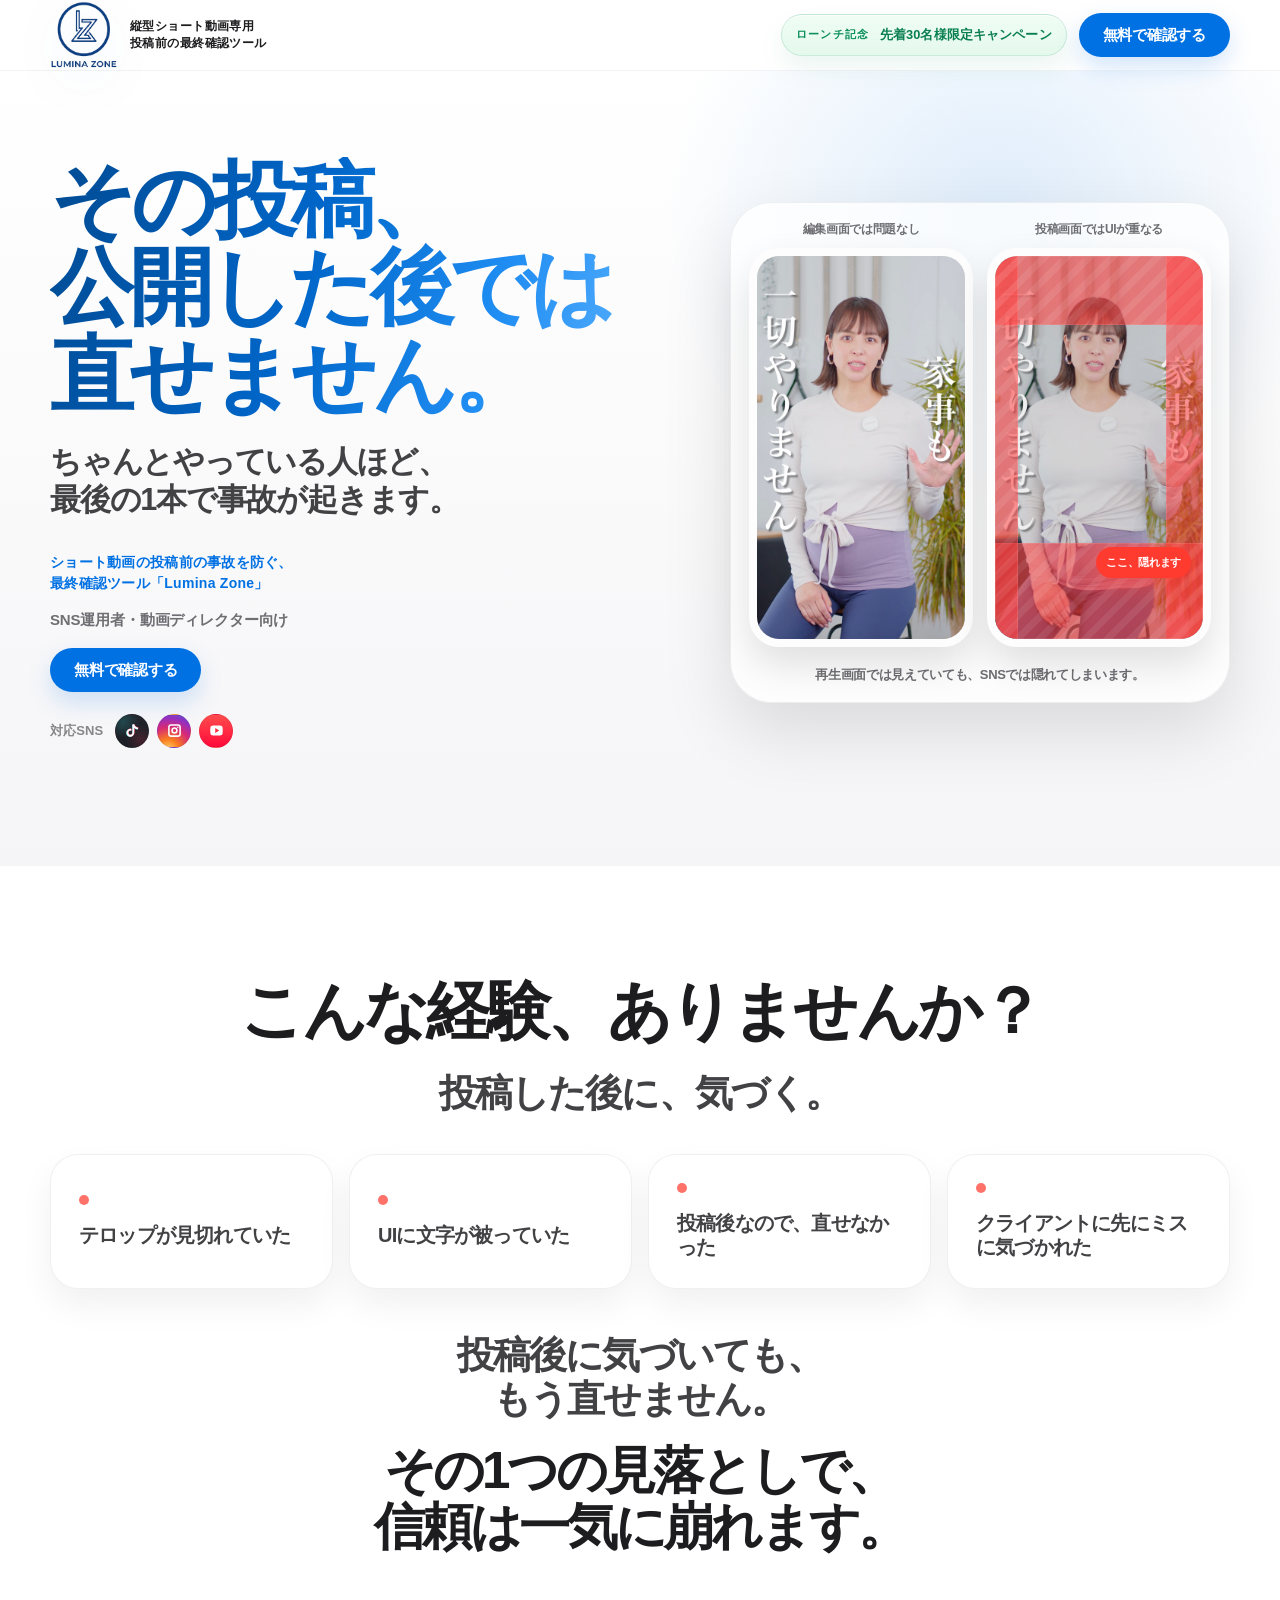
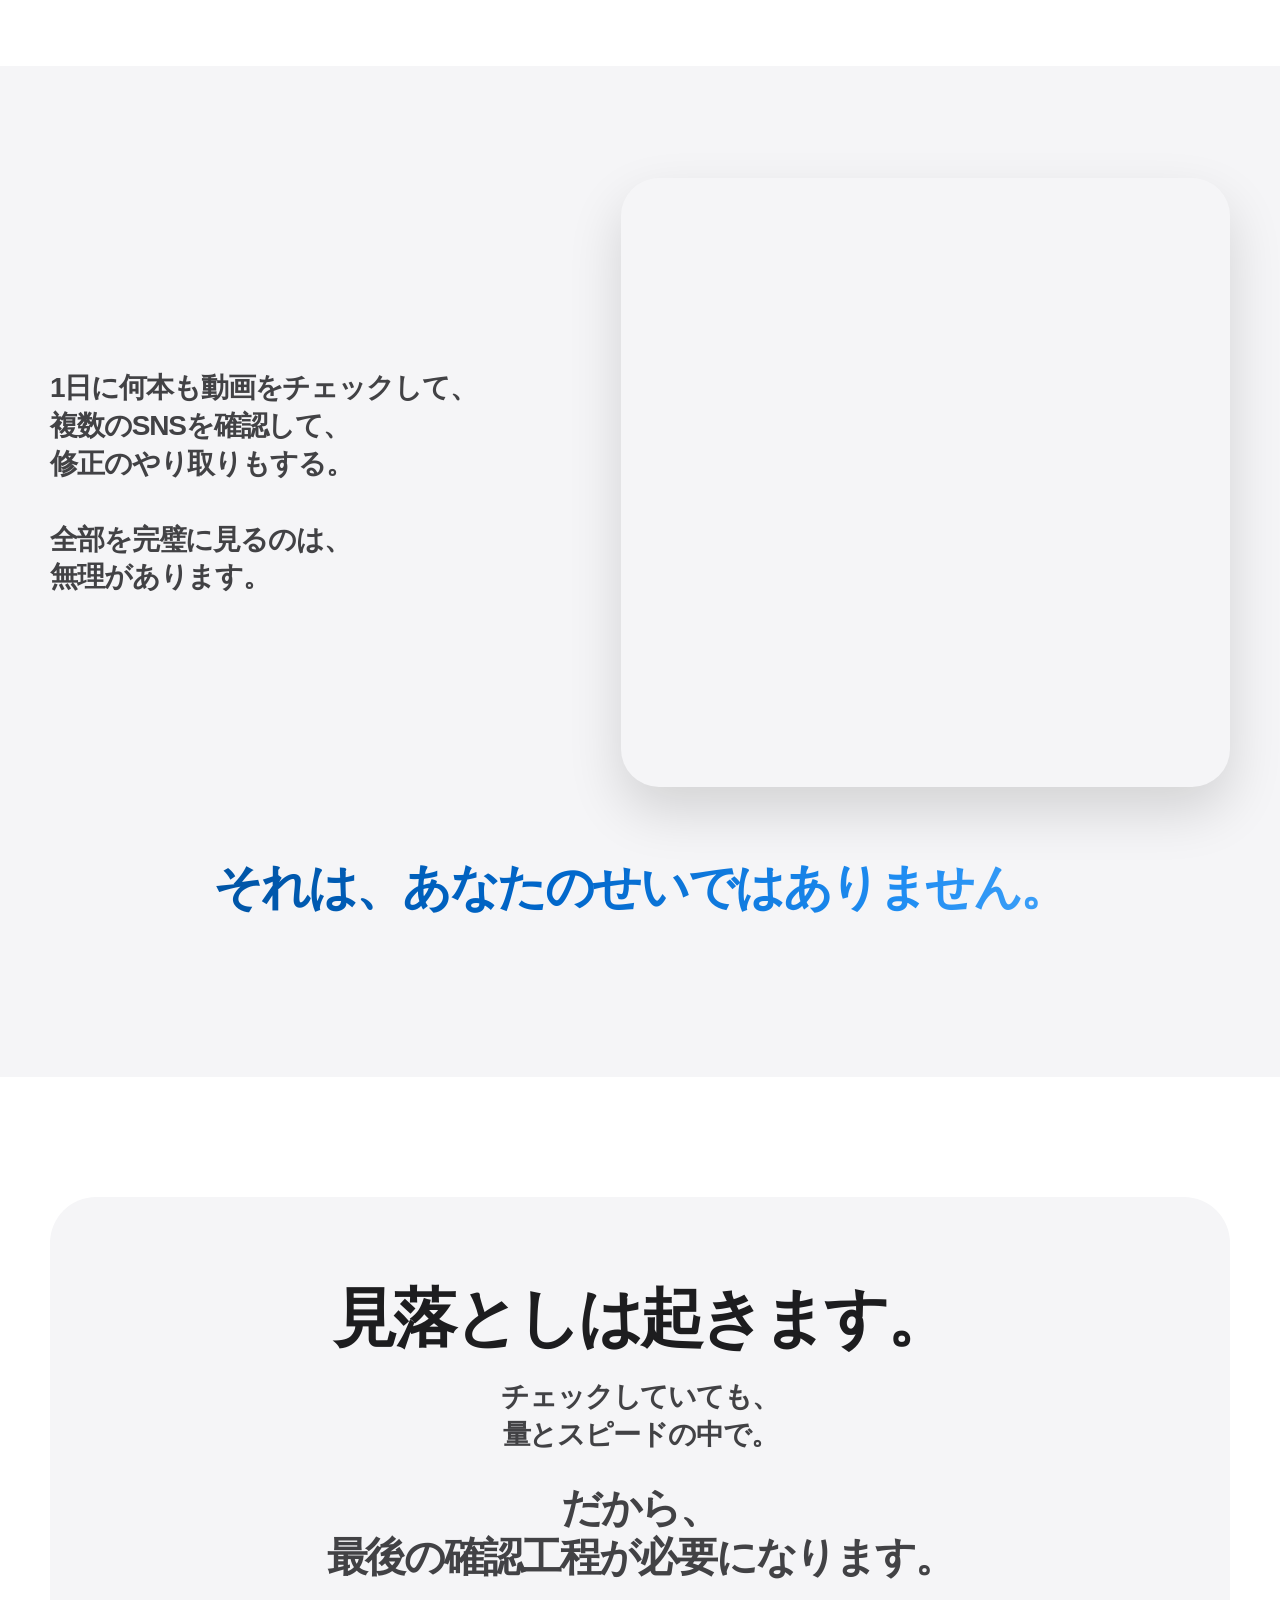
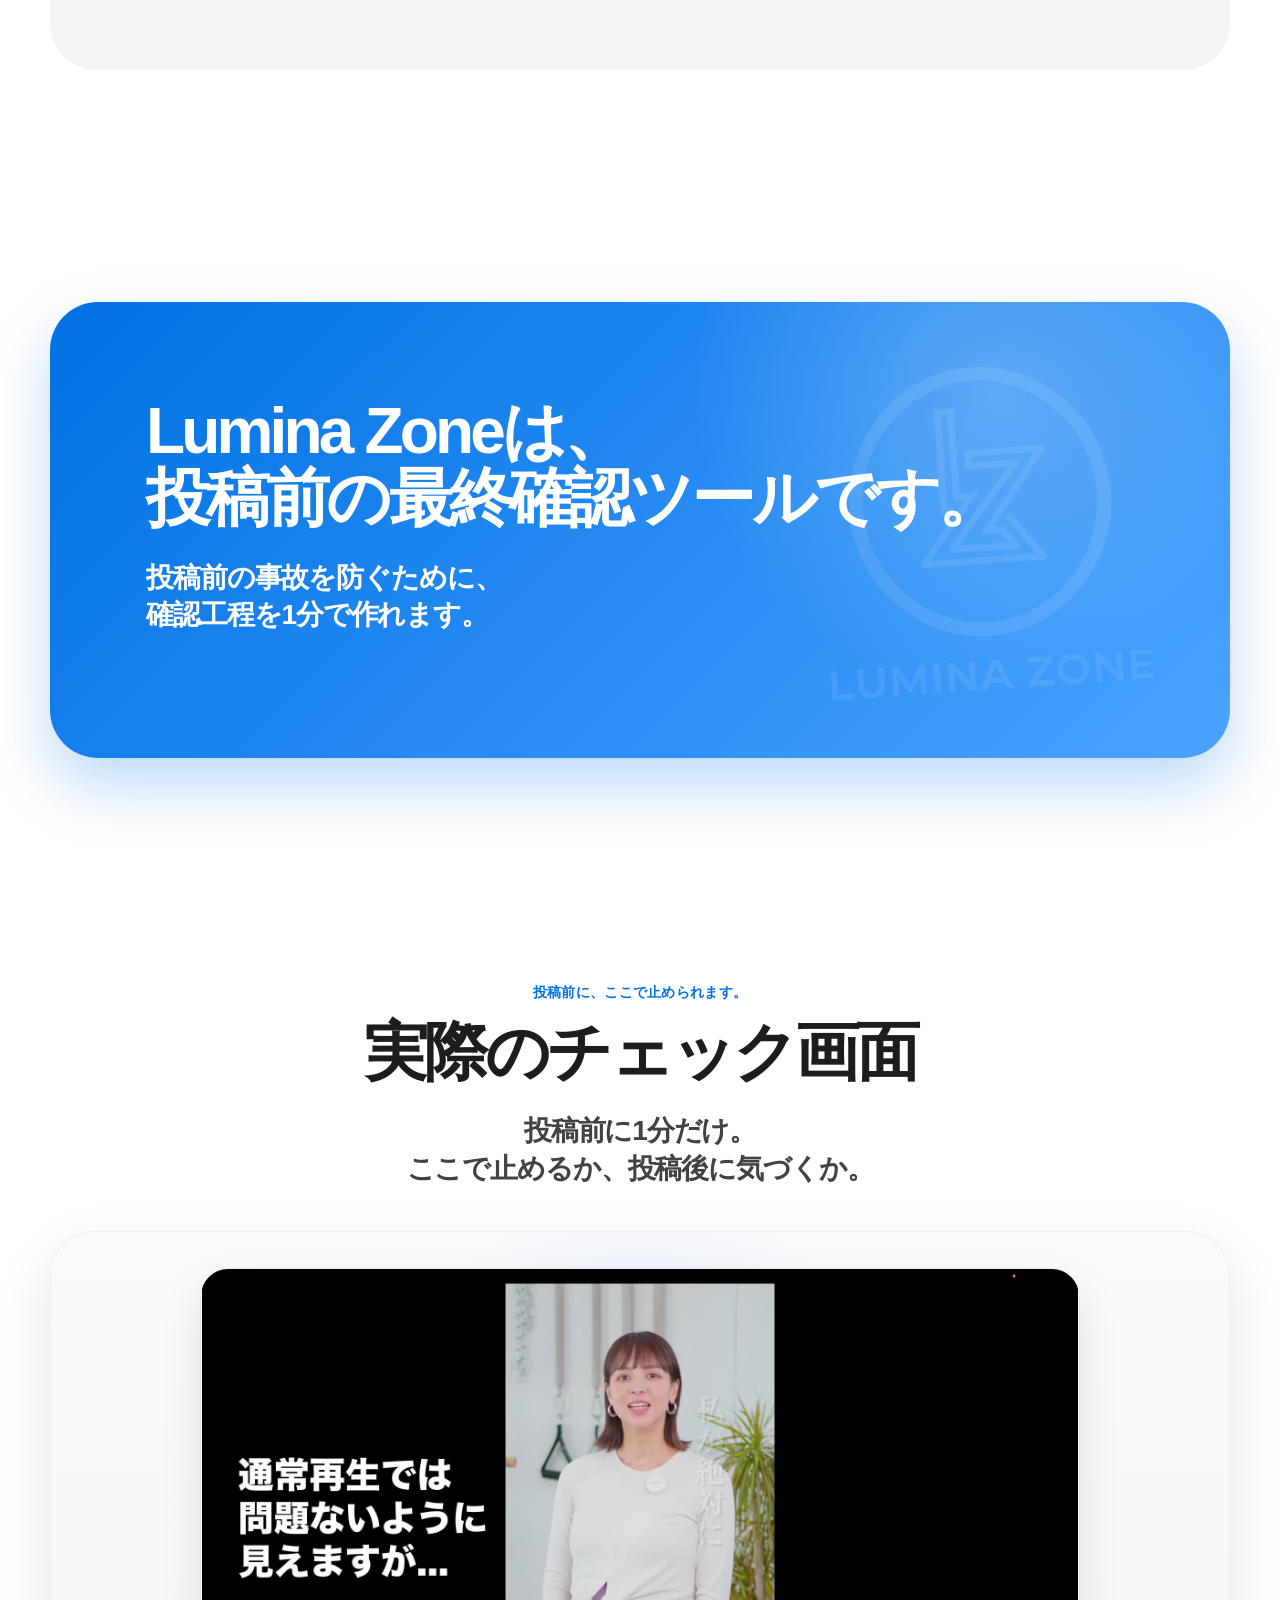
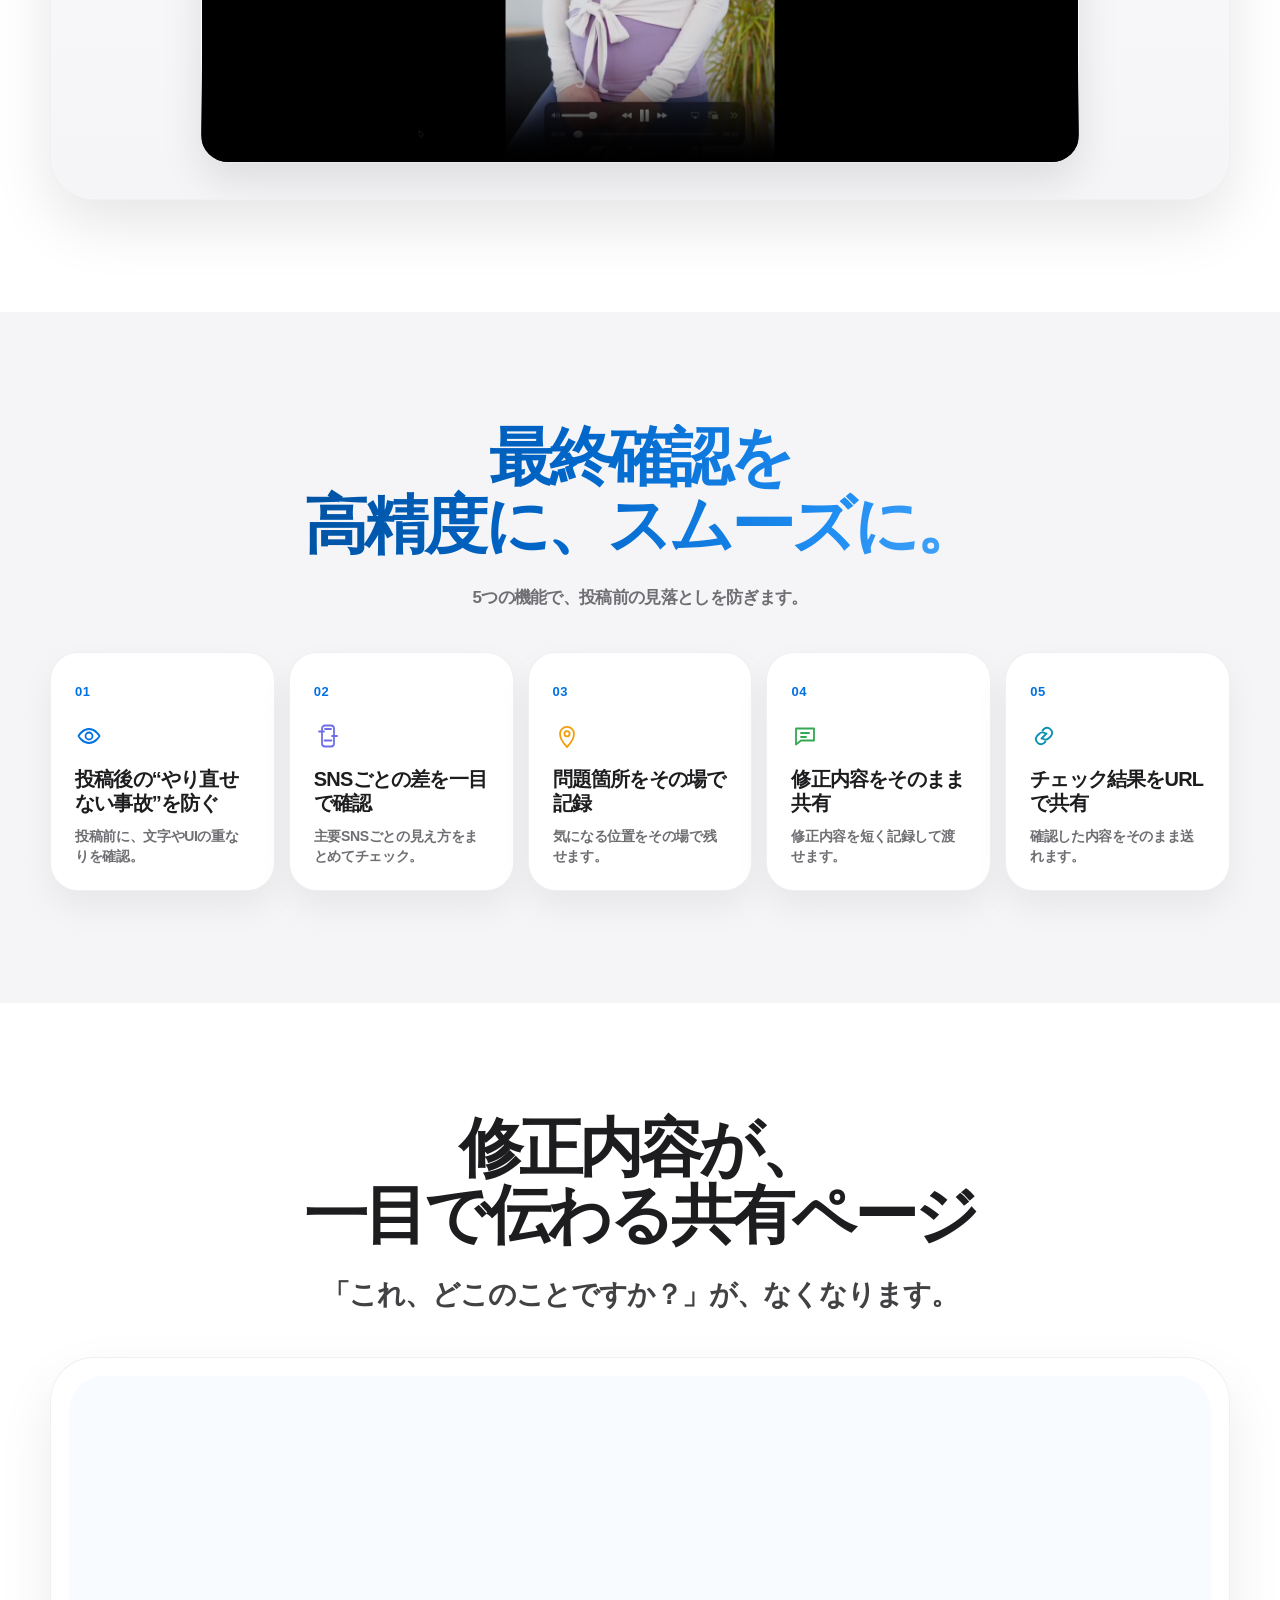
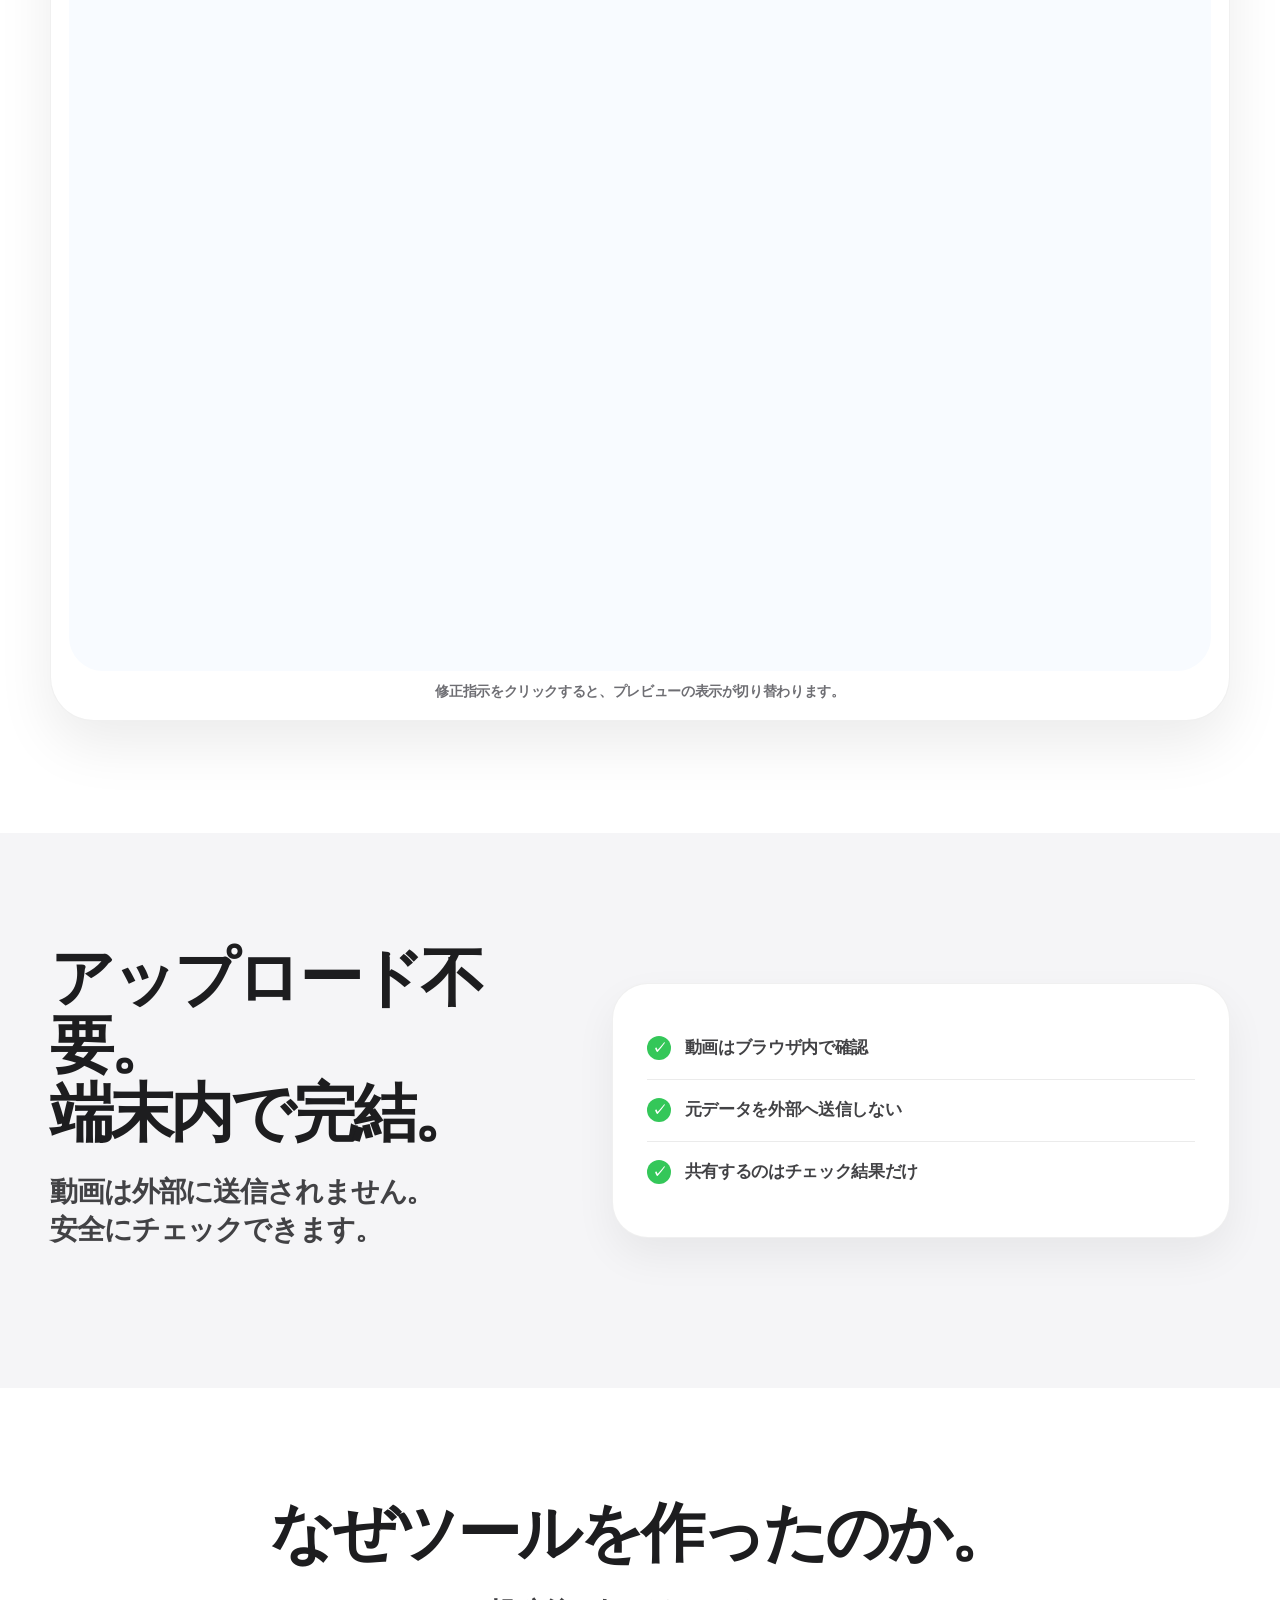
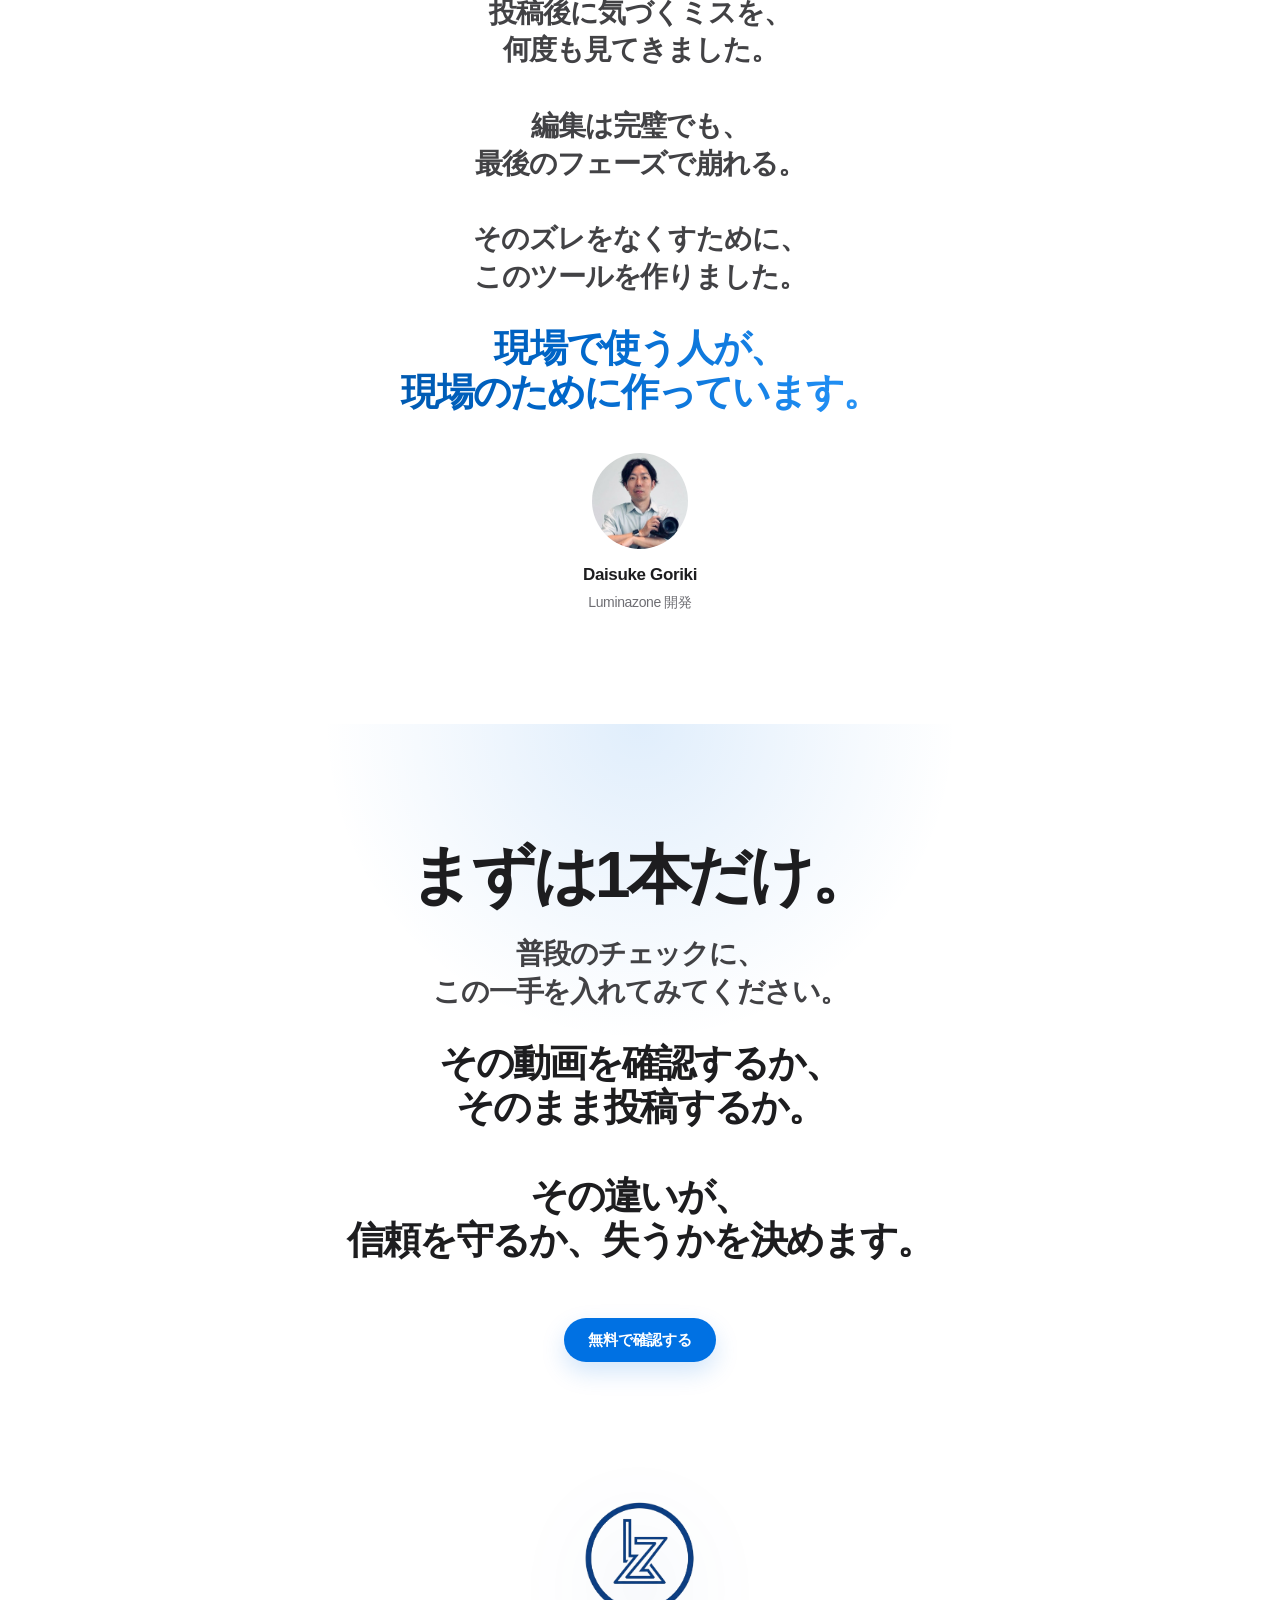
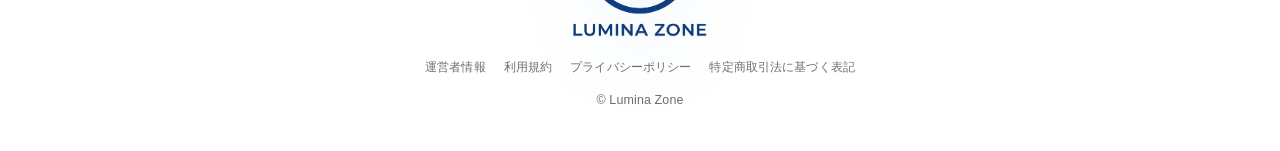
<file: index.html>
<!DOCTYPE html>
<html lang="ja">
<head>
  <meta charset="UTF-8">
  <meta name="viewport" content="width=device-width, initial-scale=1.0">
  <title>Lumina Zone | 投稿前の事故を防ぐ、最終確認ツール</title>
  <meta name="description" content="Lumina Zoneは、動画編集が終わったあと、投稿ボタンを押す直前に使う最終確認ツールです。投稿前の見切れやUI被りを1分で確認できます。">
  <style>
    :root {
      --text: #1d1d1f;
      --muted: #6e6e73;
      --soft: #f5f5f7;
      --line: rgba(0, 0, 0, 0.08);
      --blue: #0071e3;
      --blue-hover: #0077ed;
      --card: #ffffff;
      --danger: #ff3b30;
    }

    * {
      box-sizing: border-box;
    }

    html {
      scroll-behavior: smooth;
    }

    body {
      margin: 0;
      color: var(--text);
      background: #ffffff;
      font-family: "SF Pro JP", "SF Pro Display", -apple-system, BlinkMacSystemFont, "Helvetica Neue", "Hiragino Sans", "Yu Gothic", sans-serif;
      font-size: 17px;
      line-height: 1.47;
      letter-spacing: -0.357px;
      -webkit-font-smoothing: antialiased;
    }

    a {
      color: inherit;
      text-decoration: none;
    }

    img,
    video {
      max-width: 100%;
      display: block;
    }

    .site-header {
      position: sticky;
      top: 0;
      z-index: 30;
      background: rgba(255, 255, 255, 0.74);
      border-bottom: 1px solid rgba(17, 24, 39, 0.05);
      backdrop-filter: blur(18px) saturate(180%);
    }

    .nav {
      width: min(1180px, calc(100% - 48px));
      min-height: 70px;
      margin: 0 auto;
      display: flex;
      align-items: center;
      justify-content: space-between;
      gap: 24px;
    }

    .brand {
      display: inline-flex;
      align-items: center;
      gap: 12px;
      min-width: 0;
    }

    .brand-logo {
      width: 68px;
      height: auto;
      object-fit: contain;
      filter: drop-shadow(0 12px 26px rgba(10, 66, 160, 0.12));
    }

    .brand-copy {
      color: var(--text);
      font-size: 0.78rem;
      font-weight: 700;
      letter-spacing: 0.035em;
      line-height: 1.35;
      white-space: nowrap;
    }

    .nav-actions {
      display: flex;
      align-items: center;
      gap: 12px;
      color: var(--muted);
      font-size: 13px;
      font-weight: 600;
      white-space: nowrap;
    }

    .campaign-text {
      display: inline-flex;
      align-items: center;
      gap: 10px;
      min-height: 42px;
      padding: 0 14px;
      border-radius: 999px;
      border: 1px solid rgba(12, 143, 90, 0.16);
      background:
        linear-gradient(180deg, rgba(240, 253, 245, 0.98), rgba(229, 248, 236, 0.96)),
        rgba(236, 249, 240, 0.98);
      box-shadow:
        inset 0 1px 0 rgba(255, 255, 255, 0.86),
        0 12px 24px rgba(12, 143, 90, 0.08);
    }

    .campaign-label,
    .campaign-copy {
      display: block;
    }

    .campaign-label {
      color: #0c8f5a;
      font-size: 0.67rem;
      font-weight: 800;
      letter-spacing: 0.12em;
      text-transform: uppercase;
    }

    .campaign-copy {
      color: #0a7f51;
      font-size: 0.8rem;
      font-weight: 720;
      letter-spacing: 0.01em;
    }

    .pill-button {
      display: inline-flex;
      align-items: center;
      justify-content: center;
      min-height: 44px;
      padding: 0 24px;
      border-radius: 999px;
      color: #ffffff;
      background: var(--blue);
      font-size: 15px;
      font-weight: 700;
      letter-spacing: -0.24px;
      box-shadow: 0 10px 24px rgba(0, 113, 227, 0.18);
      transition: transform 180ms ease, background 180ms ease, box-shadow 180ms ease;
    }

    .pill-button:hover {
      background: var(--blue-hover);
      transform: translateY(-1px);
      box-shadow: 0 14px 30px rgba(0, 113, 227, 0.24);
    }

    .section {
      padding: 112px 24px;
    }

    .section-soft {
      background: var(--soft);
    }

    .container {
      width: min(1180px, 100%);
      margin: 0 auto;
    }

    .narrow {
      width: min(860px, 100%);
      margin: 0 auto;
    }

    .center {
      text-align: center;
    }

    .eyebrow {
      margin: 0 0 16px;
      color: var(--blue);
      font-size: 14px;
      font-weight: 800;
      letter-spacing: 0.02em;
    }

    .hero {
      padding: 86px 24px 118px;
      background:
        radial-gradient(circle at 78% 18%, rgba(0, 113, 227, 0.12), transparent 28%),
        linear-gradient(180deg, #ffffff 0%, #f5f5f7 100%);
    }

    .hero-grid {
      display: grid;
      grid-template-columns: minmax(0, 1fr) minmax(360px, 500px);
      align-items: center;
      gap: 72px;
    }

    h1,
    h2,
    h3,
    p {
      margin-top: 0;
    }

    .hero-title {
      margin-bottom: 24px;
      color: #0051a8;
      background: linear-gradient(105deg, #004b93 0%, #0066c9 42%, #1f8df2 72%, #61b6ff 100%);
      -webkit-background-clip: text;
      background-clip: text;
      -webkit-text-fill-color: transparent;
      font-size: clamp(46px, 6.8vw, 84px);
      line-height: 1.04;
      letter-spacing: -0.06em;
      font-weight: 800;
    }

    .gradient-title {
      color: #0051a8;
      background: linear-gradient(105deg, #004b93 0%, #0066c9 42%, #1f8df2 72%, #61b6ff 100%);
      -webkit-background-clip: text;
      background-clip: text;
      -webkit-text-fill-color: transparent;
    }

    .hero-lead {
      max-width: 540px;
      margin-bottom: 34px;
      color: #424245;
      font-size: clamp(22px, 2.4vw, 32px);
      line-height: 1.22;
      letter-spacing: -0.04em;
      font-weight: 800;
    }

    .hero-target {
      margin: 10px 0 16px;
      color: #6e6e73;
      font-size: 15px;
      line-height: 1.5;
      letter-spacing: -0.01em;
      font-weight: 800;
    }

    .hero-action {
      display: flex;
      align-items: center;
      gap: 18px;
      flex-wrap: wrap;
    }

    .hero-micro {
      margin: 0;
      color: var(--muted);
      font-size: 14px;
      font-weight: 600;
    }

    .hero-platforms {
      display: flex;
      align-items: center;
      gap: 12px;
      margin-top: 22px;
      color: var(--muted);
      font-size: 13px;
      font-weight: 700;
    }

    .hero-platform-label {
      color: #86868b;
      letter-spacing: 0.01em;
    }

    .hero-platform-icons {
      display: inline-flex;
      align-items: center;
      gap: 8px;
    }

    .hero-platform-icon {
      width: 34px;
      height: 34px;
      border-radius: 50%;
      display: inline-flex;
      align-items: center;
      justify-content: center;
      border: 1px solid rgba(0, 0, 0, 0.06);
      background: rgba(255, 255, 255, 0.72);
      color: #424245;
    }

    .hero-platform-icon svg {
      width: 17px;
      height: 17px;
      fill: currentColor;
    }

    .hero-platform-icon-tiktok {
      border-color: rgba(0, 0, 0, 0.08);
      background:
        radial-gradient(circle at 22% 22%, rgba(37, 244, 238, 0.18), transparent 45%),
        radial-gradient(circle at 78% 78%, rgba(254, 44, 85, 0.18), transparent 42%),
        linear-gradient(180deg, rgba(25, 28, 36, 0.96), rgba(13, 16, 22, 0.94));
    }

    .hero-platform-icon-tiktok .tiktok-main {
      fill: #ffffff;
    }

    .hero-platform-icon-tiktok .tiktok-shadow {
      opacity: 0.96;
    }

    .hero-platform-icon-tiktok .tiktok-cyan {
      fill: #25f4ee;
    }

    .hero-platform-icon-tiktok .tiktok-red {
      fill: #fe2c55;
    }

    .hero-platform-icon-instagram {
      border-color: rgba(0, 0, 0, 0.06);
      background:
        radial-gradient(circle at 32% 110%, #feda75 0%, #fa7e1e 26%, #d62976 56%, #962fbf 78%, #4f5bd5 100%);
      color: #ffffff;
    }

    .hero-platform-icon-youtube {
      border-color: rgba(0, 0, 0, 0.06);
      background:
        linear-gradient(180deg, rgba(255, 76, 76, 1), rgba(255, 0, 51, 0.96));
      color: #ffffff;
    }

    .hero-visual {
      padding: 18px;
      border-radius: 42px;
      background: rgba(255, 255, 255, 0.76);
      border: 1px solid rgba(0, 0, 0, 0.06);
      box-shadow: 0 28px 70px rgba(0, 0, 0, 0.12);
    }

    .phone-pair {
      display: grid;
      grid-template-columns: repeat(2, minmax(0, 1fr));
      gap: 14px;
    }

    .phone-card {
      min-width: 0;
    }

    .phone-label {
      margin-bottom: 10px;
      color: var(--muted);
      font-size: 12px;
      font-weight: 800;
      text-align: center;
    }

    .phone {
      position: relative;
      aspect-ratio: 9 / 16;
      overflow: hidden;
      border-radius: 30px;
      background: #f2f2f2;
      border: 8px solid #fdfdfd;
      box-shadow: inset 0 0 0 1px rgba(0, 0, 0, 0.08), 0 18px 38px rgba(0, 0, 0, 0.12);
    }

    .phone-screen {
      position: absolute;
      inset: 0;
      overflow: hidden;
      background:
        linear-gradient(140deg, rgba(255, 255, 255, 0.4), transparent 42%),
        linear-gradient(180deg, #dfe9f6 0%, #f6d5c8 52%, #f2f2f2 100%);
    }

    .phone-screen-image {
      width: 100%;
      height: 100%;
      display: block;
      object-fit: cover;
    }

    .mock-person {
      position: absolute;
      left: 50%;
      bottom: 18%;
      width: 36%;
      height: 42%;
      transform: translateX(-50%);
      border-radius: 999px 999px 34px 34px;
      background: linear-gradient(180deg, #26314a 0%, #111827 100%);
      box-shadow: 0 24px 36px rgba(0, 0, 0, 0.2);
    }

    .mock-caption {
      position: absolute;
      left: 12%;
      right: 12%;
      bottom: 28%;
      color: #ffffff;
      font-size: clamp(16px, 2vw, 22px);
      line-height: 1.05;
      font-weight: 900;
      letter-spacing: -0.06em;
      text-align: center;
      text-shadow: 0 2px 14px rgba(0, 0, 0, 0.4);
    }

    .phone-after .ui-top,
    .phone-after .ui-right,
    .phone-after .ui-bottom,
    .phone-after .ui-left {
      position: absolute;
      pointer-events: none;
      background:
        repeating-linear-gradient(
          135deg,
          rgba(255, 255, 255, 0.08) 0,
          rgba(255, 255, 255, 0.08) 7px,
          transparent 7px,
          transparent 16px
        ),
        rgba(255, 67, 67, 0.58);
      box-shadow: inset 0 0 0 1px rgba(255, 255, 255, 0.1);
      backdrop-filter: blur(0.5px);
    }

    .phone-after .phone-screen-image {
      filter: saturate(0.96) brightness(0.94);
    }

    .phone-after .ui-top {
      top: 0;
      left: 0;
      right: 0;
      height: 18%;
    }

    .phone-after .ui-right {
      top: 0;
      right: 0;
      width: 18%;
      height: 100%;
    }

    .phone-after .ui-bottom {
      left: 0;
      right: 0;
      bottom: 0;
      height: 25%;
    }

    .phone-after .ui-left {
      top: 0;
      left: 0;
      width: 11%;
      height: 100%;
    }

    .phone-after .mock-caption {
      right: 2%;
      bottom: 20%;
      transform: translateX(14%);
      clip-path: inset(0 18% 0 0);
    }

    .hidden-badge {
      position: absolute;
      right: 12px;
      bottom: 16%;
      z-index: 2;
      padding: 7px 10px;
      border-radius: 999px;
      color: #ffffff;
      background: var(--danger);
      font-size: 11px;
      font-weight: 800;
      box-shadow: 0 10px 20px rgba(255, 59, 48, 0.28);
    }

    .visual-note {
      margin: 18px 4px 0;
      color: var(--muted);
      font-size: 13px;
      font-weight: 600;
      text-align: center;
    }

    .section-title {
      margin-bottom: 26px;
      font-size: clamp(38px, 5vw, 72px);
      line-height: 1.05;
      letter-spacing: -0.06em;
      font-weight: 800;
    }

    .section-copy {
      color: #424245;
      font-size: clamp(20px, 2.2vw, 28px);
      line-height: 1.35;
      letter-spacing: -0.04em;
      font-weight: 650;
    }

    .soft-close {
      margin-top: 30px;
      font-size: clamp(24px, 3vw, 40px);
      line-height: 1.15;
      letter-spacing: -0.05em;
      font-weight: 800;
    }

    .empathy-grid {
      display: grid;
      grid-template-columns: minmax(0, 0.9fr) minmax(0, 1.1fr);
      gap: clamp(36px, 6vw, 72px);
      align-items: center;
    }

    .empathy-copy {
      margin-bottom: 0;
    }

    .empathy-image {
      width: 100%;
      aspect-ratio: 1 / 1;
      display: block;
      object-fit: cover;
      border-radius: 38px;
      box-shadow: 0 24px 54px rgba(0, 0, 0, 0.14);
    }

    .empathy-close {
      margin-top: clamp(44px, 6vw, 72px);
      text-align: center;
      font-size: clamp(32px, 3.84vw, 52px);
      font-weight: 900;
    }

    .risk-grid {
      display: grid;
      grid-template-columns: repeat(4, minmax(0, 1fr));
      gap: 16px;
      margin-top: 36px;
    }

    .risk-lead {
      margin: 0 auto 38px;
      color: #424245;
      font-size: clamp(24px, 3vw, 38px);
      line-height: 1.18;
      letter-spacing: -0.05em;
      font-weight: 800;
    }

    .risk-item,
    .feature-item,
    .step-card {
      border-radius: 28px;
      background: var(--card);
      border: 1px solid rgba(0, 0, 0, 0.06);
      box-shadow: 0 16px 34px rgba(0, 0, 0, 0.06);
    }

    .risk-item {
      min-height: 154px;
      padding: 28px;
      display: flex;
      flex-direction: column;
      justify-content: space-between;
      font-size: 21px;
      line-height: 1.18;
      letter-spacing: -0.04em;
      font-weight: 800;
    }

    .risk-item-experience {
      min-height: 132px;
      justify-content: center;
      gap: 18px;
      color: #424245;
      font-size: 20px;
      line-height: 1.24;
    }

    .risk-item-experience::before {
      content: "";
      width: 10px;
      height: 10px;
      border-radius: 50%;
      background: var(--danger);
      opacity: 0.72;
    }

    .risk-mark {
      width: 32px;
      height: 32px;
      border-radius: 50%;
      color: #ffffff;
      background: var(--danger);
      display: grid;
      place-items: center;
      font-size: 18px;
      font-weight: 900;
    }

    .risk-closing {
      width: min(820px, 100%);
      margin: 44px auto 0;
      color: #424245;
      font-size: clamp(24px, 3vw, 38px);
      line-height: 1.16;
      letter-spacing: -0.05em;
      font-weight: 800;
    }

    .risk-impact {
      margin-top: 22px;
      color: var(--text);
      font-size: clamp(30px, 4vw, 56px);
      line-height: 1.08;
      letter-spacing: -0.06em;
    }

    .statement {
      padding: 120px 24px;
      background: #ffffff;
    }

    .statement-card {
      padding: clamp(40px, 7vw, 88px);
      border-radius: 46px;
      background: var(--soft);
      text-align: center;
    }

    .statement-card p {
      margin-bottom: 0;
      color: #424245;
      font-size: clamp(24px, 3.2vw, 44px);
      line-height: 1.2;
      letter-spacing: -0.055em;
      font-weight: 800;
    }

    .statement-card .statement-copy {
      color: #424245;
      font-size: clamp(20px, 2.2vw, 28px);
      line-height: 1.35;
      letter-spacing: -0.04em;
      font-weight: 650;
    }

    .solution-card {
      position: relative;
      overflow: hidden;
      padding: clamp(42px, 8vw, 96px);
      border-radius: 48px;
      color: #ffffff;
      background:
        radial-gradient(circle at 80% 20%, rgba(255, 255, 255, 0.22), transparent 30%),
        linear-gradient(135deg, #0071e3 0%, #4aa3ff 100%);
      box-shadow: 0 28px 60px rgba(0, 113, 227, 0.26);
    }

    .solution-card::before {
      content: "";
      position: absolute;
      right: max(26px, 6vw);
      top: 50%;
      width: min(340px, 48vw);
      aspect-ratio: 1;
      background: rgba(255, 255, 255, 0.16);
      -webkit-mask: url("./assets/logo_new_blue.PNG") center / contain no-repeat;
      mask: url("./assets/logo_new_blue.PNG") center / contain no-repeat;
      opacity: 0.55;
      transform: translateY(-50%) rotate(-4deg);
      pointer-events: none;
    }

    .solution-card .section-title,
    .solution-card .section-copy {
      position: relative;
      z-index: 1;
      color: #ffffff;
    }

    .solution-card .eyebrow {
      color: #ffffff;
    }

    .steps-grid {
      display: grid;
      grid-template-columns: repeat(4, minmax(0, 1fr));
      gap: 16px;
      margin-top: 44px;
    }

    .step-card {
      padding: 28px;
    }

    .step-number {
      width: 38px;
      height: 38px;
      margin-bottom: 34px;
      border-radius: 50%;
      color: #ffffff;
      background: var(--blue);
      display: grid;
      place-items: center;
      font-size: 15px;
      font-weight: 800;
    }

    .step-card h3 {
      margin-bottom: 0;
      font-size: 24px;
      line-height: 1.12;
      letter-spacing: -0.05em;
    }

    .demo-frame {
      margin-top: 44px;
      overflow: hidden;
      border-radius: 44px;
      background: #ffffff;
      border: 1px solid rgba(0, 0, 0, 0.06);
      box-shadow: 0 24px 60px rgba(0, 0, 0, 0.1);
    }

    .demo-shell {
      position: relative;
      min-height: 460px;
      display: grid;
      place-items: center;
      padding: 36px;
      background:
        radial-gradient(circle at 50% 35%, rgba(0, 113, 227, 0.12), transparent 35%),
        linear-gradient(180deg, #fbfbfd 0%, #f5f5f7 100%);
    }

    .demo-video {
      width: min(880px, 100%);
      aspect-ratio: 16 / 9;
      display: block;
      margin: 0 auto;
      border-radius: 28px;
      background: #ffffff;
      border: 1px solid rgba(0, 0, 0, 0.08);
      box-shadow: 0 18px 42px rgba(0, 0, 0, 0.1);
    }

    .features-grid {
      display: grid;
      grid-template-columns: repeat(5, minmax(0, 1fr));
      gap: 14px;
      margin-top: 42px;
    }

    .features-intro {
      max-width: 560px;
      margin: 16px auto 0;
      color: var(--muted);
      font-size: 17px;
      line-height: 1.5;
    }

    .feature-item {
      padding: 26px 24px 24px;
      min-height: 210px;
    }

    .feature-topline {
      margin-bottom: 18px;
    }

    .feature-number {
      color: var(--blue);
      font-size: 13px;
      line-height: 1;
      font-weight: 800;
      letter-spacing: 0.04em;
    }

    .feature-icon {
      width: 28px;
      height: 28px;
      margin-bottom: 18px;
      color: var(--blue);
    }

    .feature-icon svg {
      width: 100%;
      height: 100%;
      display: block;
      stroke: currentColor;
    }

    .feature-icon-purple {
      color: #6e6ee8;
    }

    .feature-icon-orange {
      color: #f59e0b;
    }

    .feature-icon-green {
      color: #34a853;
    }

    .feature-icon-cyan {
      color: #0891b2;
    }

    .feature-item h3 {
      margin-bottom: 10px;
      font-size: 20px;
      line-height: 1.18;
      letter-spacing: -0.04em;
    }

    .feature-item p {
      margin-bottom: 0;
      color: var(--muted);
      font-size: 14px;
      line-height: 1.45;
      font-weight: 600;
    }

    .viewer-card {
      margin-top: 44px;
      padding: 18px;
      border-radius: 44px;
      background: #ffffff;
      border: 1px solid rgba(0, 0, 0, 0.06);
      box-shadow: 0 24px 56px rgba(0, 0, 0, 0.08);
      overflow: hidden;
    }

    .viewer-embed {
      width: 100%;
      height: 895px;
      min-height: 895px;
      border: 0;
      border-radius: 34px;
      background: #f8fbff;
      display: block;
    }

    .viewer-hint {
      margin: 10px 0 0;
      color: var(--muted);
      font-size: 14px;
      line-height: 1.5;
      font-weight: 650;
      text-align: center;
    }

    .viewer-open-link {
      display: none;
      width: fit-content;
      margin: 14px auto 0;
      padding: 12px 18px;
      border-radius: 999px;
      background: var(--blue);
      color: #ffffff;
      font-size: 14px;
      font-weight: 800;
      text-decoration: none;
      box-shadow: 0 14px 28px rgba(0, 113, 227, 0.22);
    }

    .viewer-preview {
      min-height: 390px;
      border-radius: 32px;
      background:
        linear-gradient(90deg, rgba(103, 232, 249, 0.28), transparent 28%, transparent 72%, rgba(255, 59, 48, 0.22)),
        linear-gradient(180deg, #eaf0f8 0%, #d8e7f7 100%);
      position: relative;
      overflow: hidden;
    }

    .viewer-video {
      position: absolute;
      left: 18%;
      right: 18%;
      top: 14%;
      bottom: 12%;
      border-radius: 24px;
      background:
        linear-gradient(180deg, rgba(255, 255, 255, 0.4), transparent),
        linear-gradient(135deg, #9cc8ff 0%, #f5d0c5 100%);
    }

    .viewer-pin {
      position: absolute;
      width: 34px;
      height: 34px;
      border-radius: 50%;
      color: #ffffff;
      background: var(--danger);
      display: grid;
      place-items: center;
      font-size: 15px;
      font-weight: 900;
      border: 3px solid rgba(255, 255, 255, 0.9);
      box-shadow: 0 12px 20px rgba(0, 0, 0, 0.18);
    }

    .pin-one {
      left: 25%;
      bottom: 22%;
    }

    .pin-two {
      right: 24%;
      top: 34%;
      background: #f5a524;
    }

    .viewer-list {
      padding: 28px;
      border-radius: 32px;
      background: var(--soft);
    }

    .viewer-list h3 {
      margin-bottom: 18px;
      font-size: 22px;
      letter-spacing: -0.04em;
    }

    .viewer-row {
      display: grid;
      grid-template-columns: 36px 1fr;
      gap: 14px;
      align-items: start;
      padding: 16px 0;
      border-bottom: 1px solid rgba(0, 0, 0, 0.08);
    }

    .viewer-row:last-child {
      border-bottom: 0;
    }

    .viewer-row-number {
      width: 32px;
      height: 32px;
      border-radius: 50%;
      color: #ffffff;
      background: var(--danger);
      display: grid;
      place-items: center;
      font-size: 14px;
      font-weight: 900;
    }

    .viewer-row p {
      margin-bottom: 0;
      color: #424245;
      font-size: 15px;
      line-height: 1.45;
      font-weight: 650;
    }

    .local-grid {
      display: grid;
      grid-template-columns: minmax(0, 0.9fr) minmax(300px, 1.1fr);
      gap: 56px;
      align-items: center;
    }

    .local-panel {
      padding: 34px;
      border-radius: 36px;
      background: #ffffff;
      border: 1px solid rgba(0, 0, 0, 0.06);
      box-shadow: 0 18px 42px rgba(0, 0, 0, 0.06);
    }

    .local-point {
      display: flex;
      gap: 14px;
      padding: 18px 0;
      border-bottom: 1px solid rgba(0, 0, 0, 0.08);
      color: #424245;
      font-weight: 650;
    }

    .local-point:last-child {
      border-bottom: 0;
    }

    .check {
      width: 24px;
      height: 24px;
      flex: 0 0 auto;
      border-radius: 50%;
      color: #ffffff;
      background: #34c759;
      display: grid;
      place-items: center;
      font-size: 14px;
      font-weight: 900;
    }

    .final-cta {
      padding: 118px 24px;
      background:
        radial-gradient(circle at 50% 0%, rgba(0, 113, 227, 0.12), transparent 32%),
        #ffffff;
      text-align: center;
    }

    .final-cta .pill-button {
      margin-top: 18px;
    }

    .site-footer {
      padding: 20px 24px 42px;
      background: #ffffff;
      color: rgb(110, 110, 115);
      font-size: 0.78rem;
      font-weight: 500;
      letter-spacing: 0.01em;
      text-align: center;
    }

    .footer-logo-wrap {
      display: flex;
      justify-content: center;
      margin: 0 auto 18px;
    }

    .footer-logo {
      width: min(140px, 30vw);
      height: auto;
      display: block;
      filter: drop-shadow(0 18px 40px rgba(10, 66, 160, 0.12));
    }

    .footer-links {
      display: flex;
      justify-content: center;
      gap: 10px 18px;
      flex-wrap: wrap;
      margin: 0 auto 14px;
    }

    .footer-links a {
      color: inherit;
      text-decoration: none;
    }

    .footer-links a:hover {
      color: rgba(29, 29, 31, 0.82);
    }

    @media (max-width: 980px) {
      .hero-grid,
      .viewer-card,
      .local-grid,
      .empathy-grid {
        grid-template-columns: 1fr;
      }

      .hero-grid {
        gap: 48px;
      }

      .risk-grid,
      .steps-grid {
        grid-template-columns: repeat(2, minmax(0, 1fr));
      }

      .features-grid {
        grid-template-columns: repeat(2, minmax(0, 1fr));
      }
    }

    @media (max-width: 680px) {
      .nav {
        width: min(100% - 28px, 1180px);
        min-height: 58px;
      }

      .brand-copy,
      .campaign-text {
        display: none;
      }

      .section,
      .statement,
      .final-cta {
        padding: 78px 18px;
      }

      .hero {
        padding: 62px 18px 84px;
      }

      .hero-title {
        font-size: 44px;
      }

      .hero-lead {
        font-size: 22px;
      }

      .phone-pair {
        gap: 10px;
      }

      .hero-visual,
      .viewer-card,
      .demo-frame {
        border-radius: 30px;
      }

      .risk-grid,
      .steps-grid,
      .features-grid {
        grid-template-columns: 1fr;
      }

      .demo-shell {
        min-height: 300px;
        padding: 18px;
      }

      .viewer-card {
        padding: 10px;
      }

      .viewer-embed {
        height: 520px;
        min-height: 520px;
        border-radius: 24px;
      }

      .viewer-open-link {
        display: inline-flex;
        align-items: center;
        justify-content: center;
      }

      .viewer-preview {
        min-height: 320px;
      }

    }
  </style>
</head>
<body>
  <header class="site-header">
    <nav class="nav" aria-label="メインナビゲーション">
      <a class="brand" href="./index.html" aria-label="Lumina Zone トップへ">
        <img class="brand-logo" src="./assets/logo_new_blue.PNG" alt="Lumina Zone">
        <span class="brand-copy">縦型ショート動画専用<br>投稿前の最終確認ツール</span>
      </a>
      <div class="nav-actions">
        <span class="campaign-text">
          <span class="campaign-label">ローンチ記念</span>
          <span class="campaign-copy">先着30名様限定キャンペーン</span>
        </span>
        <a class="pill-button" href="./login.html">無料で確認する</a>
      </div>
    </nav>
  </header>

  <main>
    <section class="hero">
      <div class="container hero-grid">
        <div>
          <h1 class="hero-title">その投稿、<br>公開した後では直せません。</h1>
          <p class="hero-lead">ちゃんとやっている人ほど、<br>最後の1本で事故が起きます。</p>
          <p class="eyebrow">ショート動画の投稿前の事故を防ぐ、<br>最終確認ツール「Lumina Zone」</p>
          <p class="hero-target">SNS運用者・動画ディレクター向け</p>
          <div class="hero-action">
            <a class="pill-button" href="./login.html">無料で確認する</a>
          </div>
          <div class="hero-platforms" aria-label="対応SNS">
            <span class="hero-platform-label">対応SNS</span>
            <span class="hero-platform-icons">
              <span class="hero-platform-icon hero-platform-icon-tiktok" title="TikTok" aria-label="TikTok">
                <svg viewBox="0 0 24 24" aria-hidden="true">
                  <path class="tiktok-shadow tiktok-cyan" d="M13.8 3.8c.4 1.6 1.4 2.8 2.9 3.6 1 .5 1.8.7 2.4.7v2.5c-.8 0-1.9-.2-3.2-.8-.6-.3-1.3-.7-1.9-1.3v7c0 3.1-2.4 5.5-5.5 5.5s-5.4-2.4-5.4-5.5 2.4-5.5 5.4-5.5c.4 0 .8 0 1.2.1v2.6a4 4 0 0 0-1.2-.2c-1.6 0-2.8 1.2-2.8 2.9 0 1.6 1.2 2.8 2.8 2.8 1.6 0 2.9-1.2 2.9-2.8V3.8h2.4Z"/>
                  <path class="tiktok-shadow tiktok-red" d="M14.9 3c.4 1.5 1.5 2.8 3 3.6 1 .5 1.9.7 2.5.7v2.7c-.8 0-2-.2-3.4-.9-.7-.3-1.4-.8-2-1.4v7.2c0 3.1-2.5 5.6-5.6 5.6S3.8 18 3.8 14.9s2.5-5.6 5.6-5.6c.4 0 .8 0 1.2.1v2.7c-.4-.1-.8-.2-1.2-.2-1.6 0-2.9 1.3-2.9 3s1.3 2.9 2.9 2.9 2.9-1.3 2.9-2.9V3h2.6Z"/>
                  <path class="tiktok-main" d="M14.4 3.3c.4 1.6 1.5 2.9 3 3.7 1 .5 1.9.7 2.4.7v2.6c-.8 0-2-.2-3.3-.9-.7-.3-1.4-.8-2-1.4v7.1c0 3.1-2.5 5.6-5.6 5.6S3.5 18.2 3.5 15.1s2.5-5.6 5.6-5.6c.4 0 .8 0 1.2.1v2.7c-.4-.2-.8-.2-1.2-.2-1.6 0-2.9 1.3-2.9 3S7.5 18 9.1 18s2.9-1.3 2.9-2.9V3.3h2.4Z"/>
                </svg>
              </span>
              <span class="hero-platform-icon hero-platform-icon-instagram" title="Instagram" aria-label="Instagram">
                <svg viewBox="0 0 24 24" aria-hidden="true">
                  <path d="M7.2 3h9.6A4.2 4.2 0 0 1 21 7.2v9.6a4.2 4.2 0 0 1-4.2 4.2H7.2A4.2 4.2 0 0 1 3 16.8V7.2A4.2 4.2 0 0 1 7.2 3Zm0 2.2a2 2 0 0 0-2 2v9.6a2 2 0 0 0 2 2h9.6a2 2 0 0 0 2-2V7.2a2 2 0 0 0-2-2H7.2Zm4.8 2.3A4.5 4.5 0 1 1 7.5 12 4.5 4.5 0 0 1 12 7.5Zm0 2.2A2.3 2.3 0 1 0 14.3 12 2.3 2.3 0 0 0 12 9.7Zm4.7-3.4a1.1 1.1 0 1 1-1.1 1.1 1.1 1.1 0 0 1 1.1-1.1Z"/>
                </svg>
              </span>
              <span class="hero-platform-icon hero-platform-icon-youtube" title="YouTube Shorts" aria-label="YouTube Shorts">
                <svg viewBox="0 0 24 24" aria-hidden="true">
                  <path d="M20.4 7.2c-.2-.9-.9-1.6-1.8-1.8C17 5 12 5 12 5s-5 0-6.6.4c-.9.2-1.6.9-1.8 1.8C3.2 8.8 3.2 12 3.2 12s0 3.2.4 4.8c.2.9.9 1.6 1.8 1.8 1.6.4 6.6.4 6.6.4s5 0 6.6-.4c.9-.2 1.6-.9 1.8-1.8.4-1.6.4-4.8.4-4.8s0-3.2-.4-4.8ZM10.2 15.4V8.6L15.9 12l-5.7 3.4Z"/>
                </svg>
              </span>
            </span>
          </div>
        </div>

        <div class="hero-visual" aria-label="編集画面と投稿画面の見え方比較">
          <div class="phone-pair">
            <div class="phone-card">
              <div class="phone-label">編集画面では問題なし</div>
              <div class="phone">
                <div class="phone-screen">
                  <img class="phone-screen-image" src="./assets/header_sample.jpg" alt="編集画面では問題なく見えているサンプル動画">
                </div>
              </div>
            </div>

            <div class="phone-card">
              <div class="phone-label">投稿画面ではUIが重なる</div>
              <div class="phone phone-after">
                <div class="phone-screen">
                  <img class="phone-screen-image" src="./assets/header_sample.jpg" alt="投稿画面でUIが重なるサンプル動画">
                  <div class="ui-top"></div>
                  <div class="ui-right"></div>
                  <div class="ui-bottom"></div>
                  <div class="ui-left"></div>
                  <div class="hidden-badge">ここ、隠れます</div>
                </div>
              </div>
            </div>
          </div>
          <p class="visual-note">再生画面では見えていても、SNSでは隠れてしまいます。</p>
        </div>
      </div>
    </section>

    <section class="section">
      <div class="container">
        <div class="narrow center">
          <h2 class="section-title">こんな経験、ありませんか？</h2>
          <p class="risk-lead">投稿した後に、気づく。</p>
        </div>
        <div class="risk-grid">
          <div class="risk-item risk-item-experience"><span>テロップが見切れていた</span></div>
          <div class="risk-item risk-item-experience"><span>UIに文字が被っていた</span></div>
          <div class="risk-item risk-item-experience"><span>投稿後なので、直せなかった</span></div>
          <div class="risk-item risk-item-experience"><span>クライアントに先にミスに気づかれた</span></div>
        </div>
        <p class="risk-closing center">投稿後に気づいても、<br>もう直せません。</p>
        <p class="risk-closing risk-impact center">その1つの見落としで、<br>信頼は一気に崩れます。</p>
      </div>
    </section>

    <section class="section section-soft">
      <div class="container">
        <div class="empathy-grid">
          <div>
            <p class="section-copy empathy-copy">1日に何本も動画をチェックして、<br>複数のSNSを確認して、<br>修正のやり取りもする。<br><br>全部を完璧に見るのは、<br>無理があります。</p>
          </div>
          <video class="empathy-image" src="./assets/face.mp4" autoplay muted loop playsinline aria-label="投稿前の動画を確認する様子"></video>
        </div>
        <p class="soft-close empathy-close gradient-title">それは、あなたのせいではありません。</p>
      </div>
    </section>

    <section class="statement">
      <div class="container">
        <div class="statement-card">
          <h2 class="section-title">見落としは起きます。</h2>
          <p class="statement-copy">チェックしていても、<br>量とスピードの中で。</p>
          <p class="soft-close">だから、<br>最後の確認工程が必要になります。</p>
        </div>
      </div>
    </section>

    <section class="section">
      <div class="container">
        <div class="solution-card">
          <h2 class="section-title">Lumina Zoneは、<br>投稿前の最終確認ツールです。</h2>
          <p class="section-copy">投稿前の事故を防ぐために、<br>確認工程を1分で作れます。</p>
        </div>
      </div>
    </section>

    <section class="section">
      <div class="container center">
        <p class="eyebrow">投稿前に、ここで止められます。</p>
        <h2 class="section-title">実際のチェック画面</h2>
        <p class="section-copy">投稿前に1分だけ。<br>ここで止めるか、投稿後に気づくか。</p>
        <div class="demo-frame">
          <div class="demo-shell">
            <div>
              <video class="demo-video" controls muted playsinline preload="auto" poster="./assets/index3-demo-poster.jpg">
                <source src="./assets/index3-demo.mp4" type="video/mp4">
                お使いのブラウザでは動画を再生できません。
              </video>
            </div>
          </div>
        </div>
      </div>
    </section>

    <section class="section section-soft">
      <div class="container">
        <div class="narrow center">
          <h2 class="section-title gradient-title">最終確認を<br>高精度に、スムーズに。</h2>
          <p class="section-copy features-intro">5つの機能で、投稿前の見落としを防ぎます。</p>
        </div>
        <div class="features-grid">
          <div class="feature-item">
            <div class="feature-topline">
              <span class="feature-number">01</span>
            </div>
            <div class="feature-icon" aria-hidden="true">
              <svg viewBox="0 0 28 28" fill="none" stroke-width="1.8" stroke-linecap="round" stroke-linejoin="round">
                <path d="M3.5 14s3.8-7 10.5-7 10.5 7 10.5 7-3.8 7-10.5 7S3.5 14 3.5 14Z"/>
                <circle cx="14" cy="14" r="3.5"/>
              </svg>
            </div>
            <h3>投稿後の“やり直せない事故”を防ぐ</h3>
            <p>投稿前に、文字やUIの重なりを確認。</p>
          </div>
          <div class="feature-item">
            <div class="feature-topline">
              <span class="feature-number">02</span>
            </div>
            <div class="feature-icon feature-icon-purple" aria-hidden="true">
              <svg viewBox="0 0 28 28" fill="none" stroke-width="1.8" stroke-linecap="round" stroke-linejoin="round">
                <rect x="8" y="3.5" width="12" height="21" rx="3"/>
                <path d="M11 7h6"/>
                <path d="M10.5 18.5h7"/>
                <path d="M5 9.5h5"/>
                <path d="M18 14h5"/>
              </svg>
            </div>
            <h3>SNSごとの差を一目で確認</h3>
            <p>主要SNSごとの見え方をまとめてチェック。</p>
          </div>
          <div class="feature-item">
            <div class="feature-topline">
              <span class="feature-number">03</span>
            </div>
            <div class="feature-icon feature-icon-orange" aria-hidden="true">
              <svg viewBox="0 0 28 28" fill="none" stroke-width="1.8" stroke-linecap="round" stroke-linejoin="round">
                <path d="M14 25s7-7.1 7-13.2A7 7 0 0 0 7 11.8C7 17.9 14 25 14 25Z"/>
                <circle cx="14" cy="11.8" r="2.6"/>
              </svg>
            </div>
            <h3>問題箇所をその場で記録</h3>
            <p>気になる位置をその場で残せます。</p>
          </div>
          <div class="feature-item">
            <div class="feature-topline">
              <span class="feature-number">04</span>
            </div>
            <div class="feature-icon feature-icon-green" aria-hidden="true">
              <svg viewBox="0 0 28 28" fill="none" stroke-width="1.8" stroke-linecap="round" stroke-linejoin="round">
                <path d="M5 6.5h18v12H10l-5 4v-16Z"/>
                <path d="M10 11h8"/>
                <path d="M10 15h5"/>
              </svg>
            </div>
            <h3>修正内容をそのまま共有</h3>
            <p>修正内容を短く記録して渡せます。</p>
          </div>
          <div class="feature-item">
            <div class="feature-topline">
              <span class="feature-number">05</span>
            </div>
            <div class="feature-icon feature-icon-cyan" aria-hidden="true">
              <svg viewBox="0 0 28 28" fill="none" stroke-width="1.8" stroke-linecap="round" stroke-linejoin="round">
                <path d="M11.5 16.5 16.5 11.5"/>
                <path d="M12.5 8.5 14 7a5 5 0 0 1 7 7l-2 2a5 5 0 0 1-6.2.7"/>
                <path d="M15.5 19.5 14 21a5 5 0 0 1-7-7l2-2a5 5 0 0 1 6.2-.7"/>
              </svg>
            </div>
            <h3>チェック結果をURLで共有</h3>
            <p>確認した内容をそのまま送れます。</p>
          </div>
        </div>
      </div>
    </section>

    <section class="section">
      <div class="container">
        <div class="narrow center">
          <h2 class="section-title">修正内容が、<br>一目で伝わる共有ページ</h2>
          <p class="section-copy">「これ、どこのことですか？」が、なくなります。</p>
        </div>
        <div class="viewer-card">
          <iframe
            class="viewer-embed"
            src="https://luminazone.jp/share.html?token=a74178667ac22c20c574e91e2bfd47951614&embed=1"
            title="Lumina Zone 共有ページの操作サンプル"
            loading="lazy"
            scrolling="no"
          ></iframe>
          <a class="viewer-open-link" href="https://luminazone.jp/share.html?token=a74178667ac22c20c574e91e2bfd47951614" target="_blank" rel="noreferrer">共有ページを別画面で開く</a>
          <p class="viewer-hint">修正指示をクリックすると、プレビューの表示が切り替わります。</p>
        </div>
      </div>
    </section>

    <section class="section section-soft">
      <div class="container local-grid">
        <div>
          <h2 class="section-title">アップロード不要。<br>端末内で完結。</h2>
          <p class="section-copy">動画は外部に送信されません。<br>安全にチェックできます。</p>
        </div>
        <div class="local-panel">
          <div class="local-point"><span class="check">✓</span><span>動画はブラウザ内で確認</span></div>
          <div class="local-point"><span class="check">✓</span><span>元データを外部へ送信しない</span></div>
          <div class="local-point"><span class="check">✓</span><span>共有するのはチェック結果だけ</span></div>
        </div>
      </div>
    </section>

    <section class="section">
      <div class="container">
        <div class="narrow center">

          <h2 class="section-title">
            なぜツールを作ったのか。
          </h2>

          <p class="section-copy">
            投稿後に気づくミスを、<br>
            何度も見てきました。<br><br>

            編集は完璧でも、<br>
            最後のフェーズで崩れる。<br><br>

            そのズレをなくすために、<br>
            このツールを作りました。
          </p>

          <p class="soft-close gradient-title">
            現場で使う人が、<br>
            現場のために作っています。
          </p>

          <div style="margin-top: 36px;">
            <img src="./assets/prof2.jpg"
                 alt="開発者"
                 style="width:96px;height:96px;border-radius:50%;object-fit:cover;margin:0 auto 14px;">
            <p style="margin:0;font-weight:700;">Daisuke Goriki</p>
            <p style="margin:4px 0 0;color:#6e6e73;font-size:14px;">
              Luminazone 開発
            </p>
          </div>

        </div>
      </div>
    </section>

    <section class="final-cta">
      <div class="narrow">
        <h2 class="section-title">まずは1本だけ。</h2>
        <p class="section-copy">普段のチェックに、<br>この一手を入れてみてください。</p>
        <p class="soft-close">その動画を確認するか、<br>そのまま投稿するか。<br><br>その違いが、<br>信頼を守るか、失うかを決めます。</p>
        <a class="pill-button" href="./login.html">無料で確認する</a>
      </div>
    </section>
  </main>

  <footer class="site-footer">
    <div class="footer-logo-wrap">
      <img src="./assets/logo_new_blue.PNG" alt="Lumina Zone" class="footer-logo" width="140" height="140">
    </div>
    <nav class="footer-links" aria-label="フッターリンク">
      <a href="./company.html" target="_blank" rel="noreferrer">運営者情報</a>
      <a href="./terms.html" target="_blank" rel="noreferrer">利用規約</a>
      <a href="./privacy.html" target="_blank" rel="noreferrer">プライバシーポリシー</a>
      <a href="./legal.html" target="_blank" rel="noreferrer">特定商取引法に基づく表記</a>
    </nav>
    <span>© Lumina Zone</span>
  </footer>
</body>
</html>
</file>
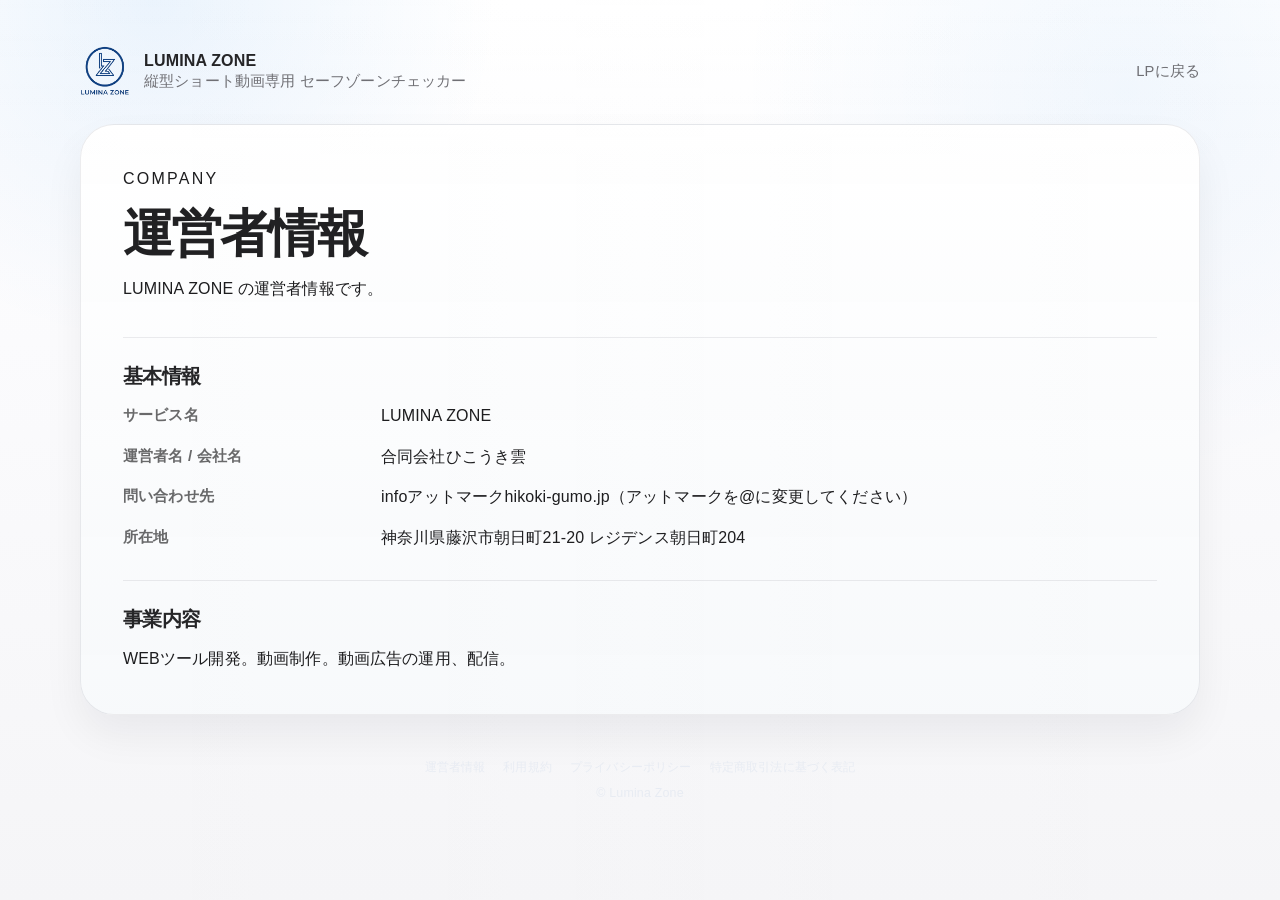
<file: company.html>
<!DOCTYPE html>
<html lang="ja">
<head>
  <meta charset="utf-8">
  <meta name="viewport" content="width=device-width, initial-scale=1">
  <title>運営者情報 | LUMINA ZONE</title>
  <meta name="description" content="LUMINA ZONE の運営者情報です。">
  <link rel="stylesheet" href="style.css?v=20260409-legal-1">
</head>
<body class="legal-page">
  <div class="legal-shell">
    <header class="legal-header">
      <a href="./index.html" class="legal-brand">
        <img src="./assets/logo_new_blue.PNG" alt="LUMINA ZONE">
        <span class="legal-brand-copy">
          <strong>LUMINA ZONE</strong>
          <span>縦型ショート動画専用 セーフゾーンチェッカー</span>
        </span>
      </a>
      <a href="./index.html" class="legal-back-link">LPに戻る</a>
    </header>

    <main class="legal-card">
      <div class="legal-intro">
        <p class="legal-kicker">Company</p>
        <h1>運営者情報</h1>
        <p>LUMINA ZONE の運営者情報です。</p>
      </div>

      <div class="legal-sections">
        <section class="legal-section">
          <h2>基本情報</h2>
          <dl class="legal-definition">
            <dt>サービス名</dt>
            <dd>LUMINA ZONE</dd>
            <dt>運営者名 / 会社名</dt>
            <dd>合同会社ひこうき雲</dd>
            <dt>問い合わせ先</dt>
            <dd>infoアットマークhikoki-gumo.jp（アットマークを@に変更してください）</dd>
            <dt>所在地</dt>
            <dd>神奈川県藤沢市朝日町21-20 レジデンス朝日町204</dd>
          </dl>
        </section>

        <section class="legal-section">
          <h2>事業内容</h2>
          <p>WEBツール開発。動画制作。動画広告の運用、配信。</p>
        </section>
      </div>
    </main>

    <footer class="legal-footer landing-footer">
      <nav class="landing-footer-links" aria-label="フッターリンク">
        <a href="./company.html" target="_blank" rel="noreferrer">運営者情報</a>
        <a href="./terms.html" target="_blank" rel="noreferrer">利用規約</a>
        <a href="./privacy.html" target="_blank" rel="noreferrer">プライバシーポリシー</a>
        <a href="./legal.html" target="_blank" rel="noreferrer">特定商取引法に基づく表記</a>
      </nav>
      <span>© Lumina Zone</span>
    </footer>
  </div>
</body>
</html>
</file>
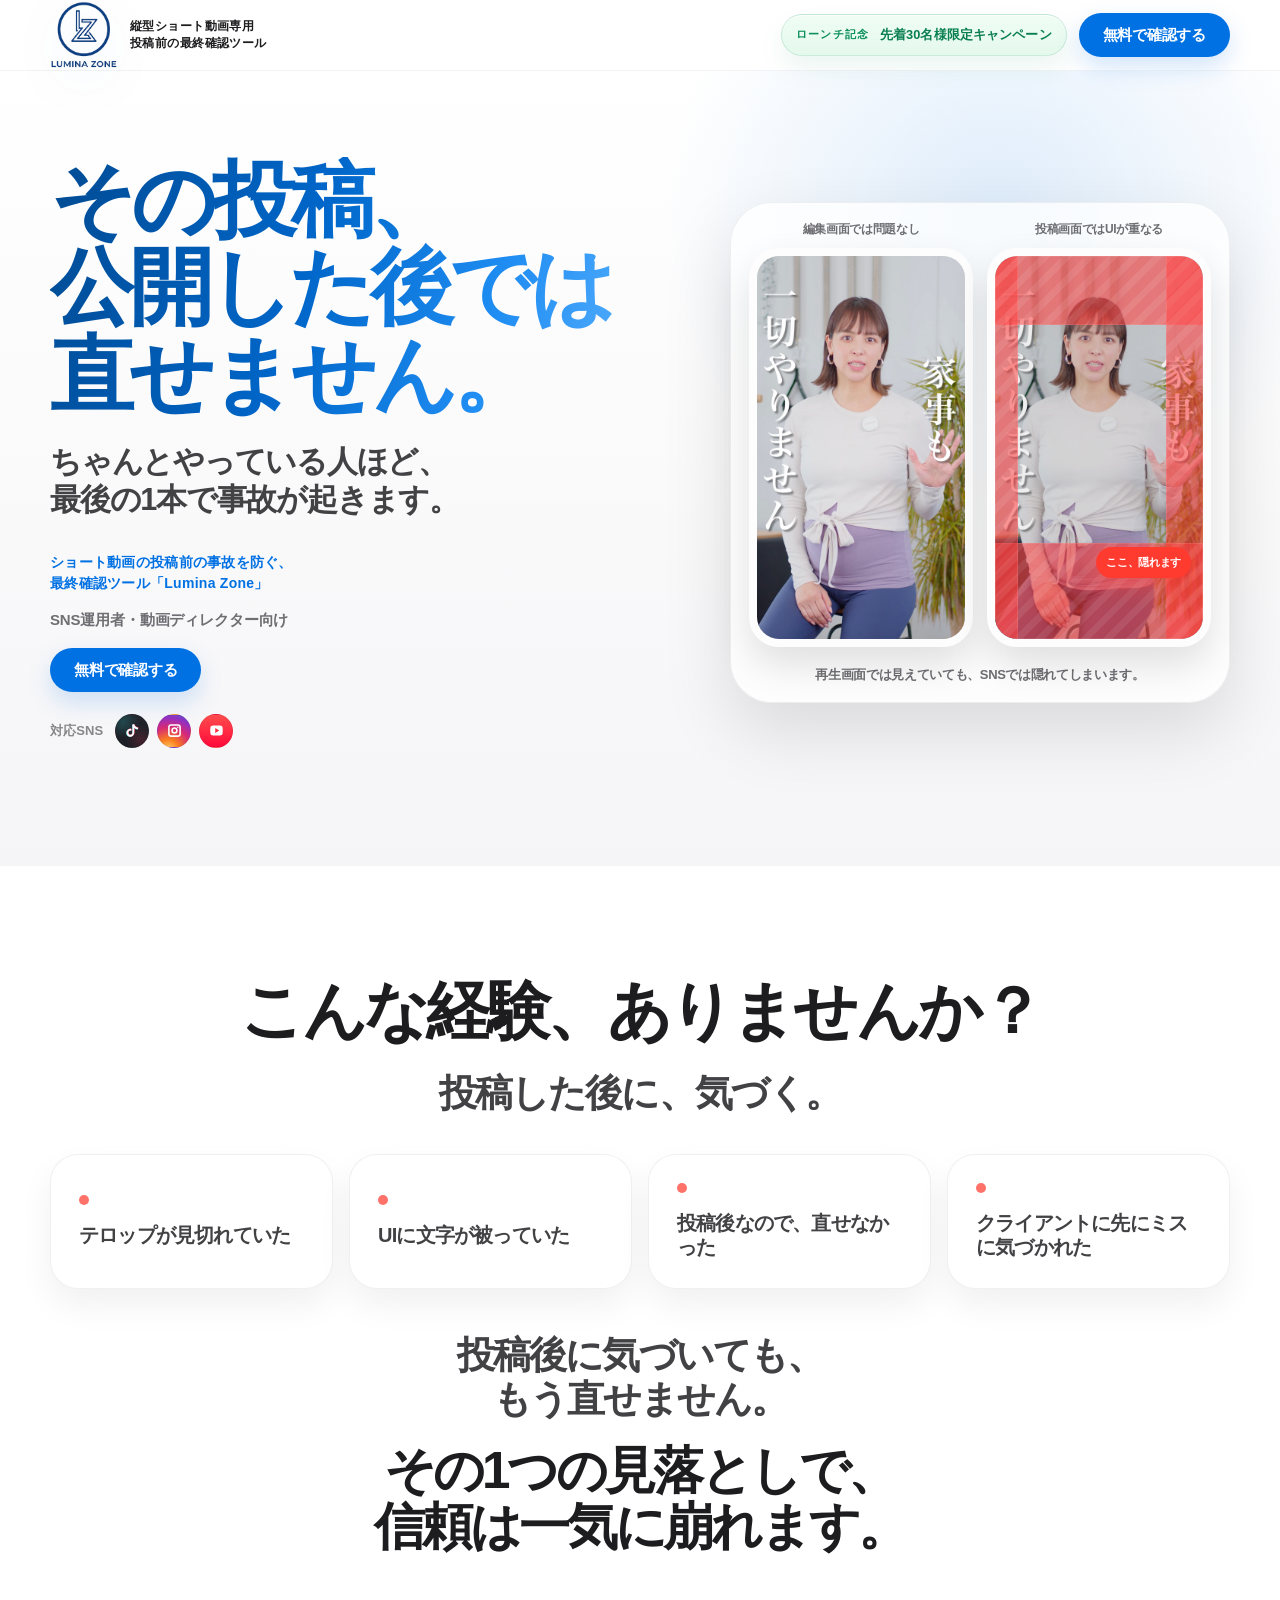
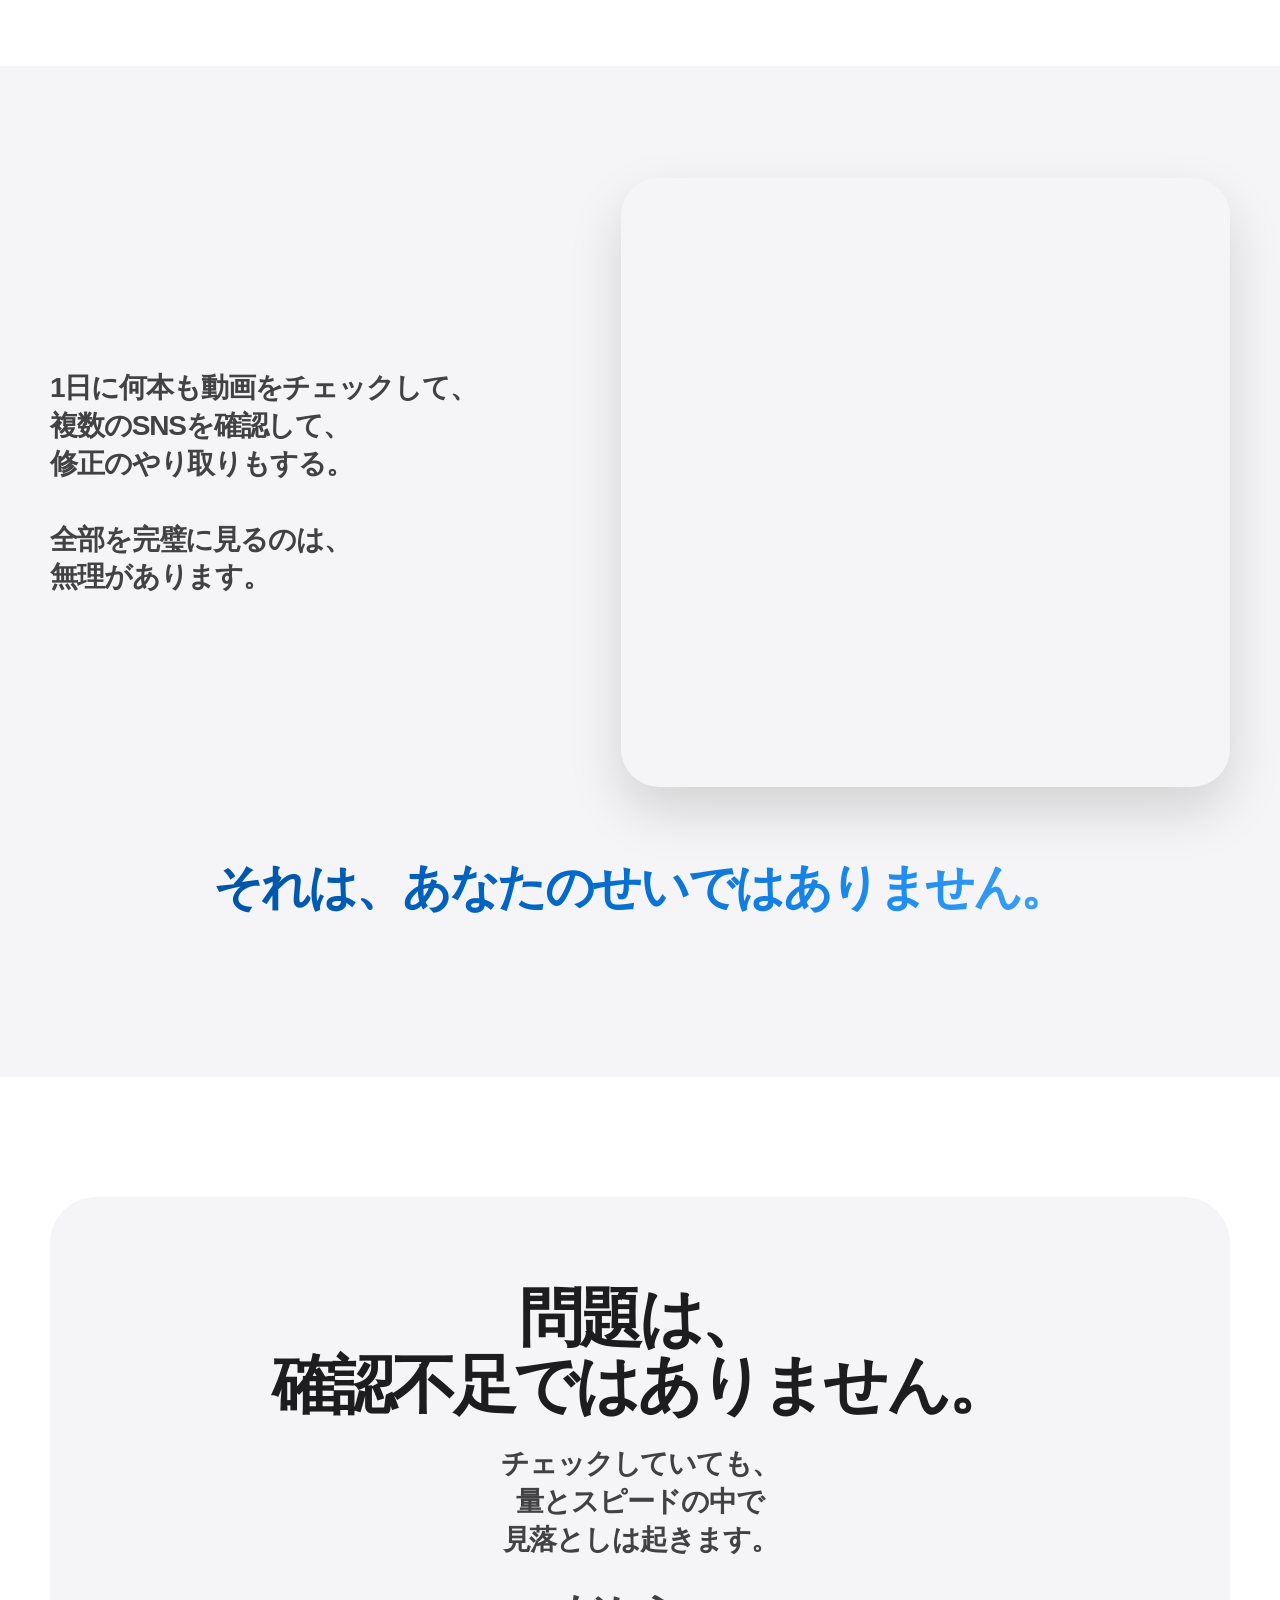
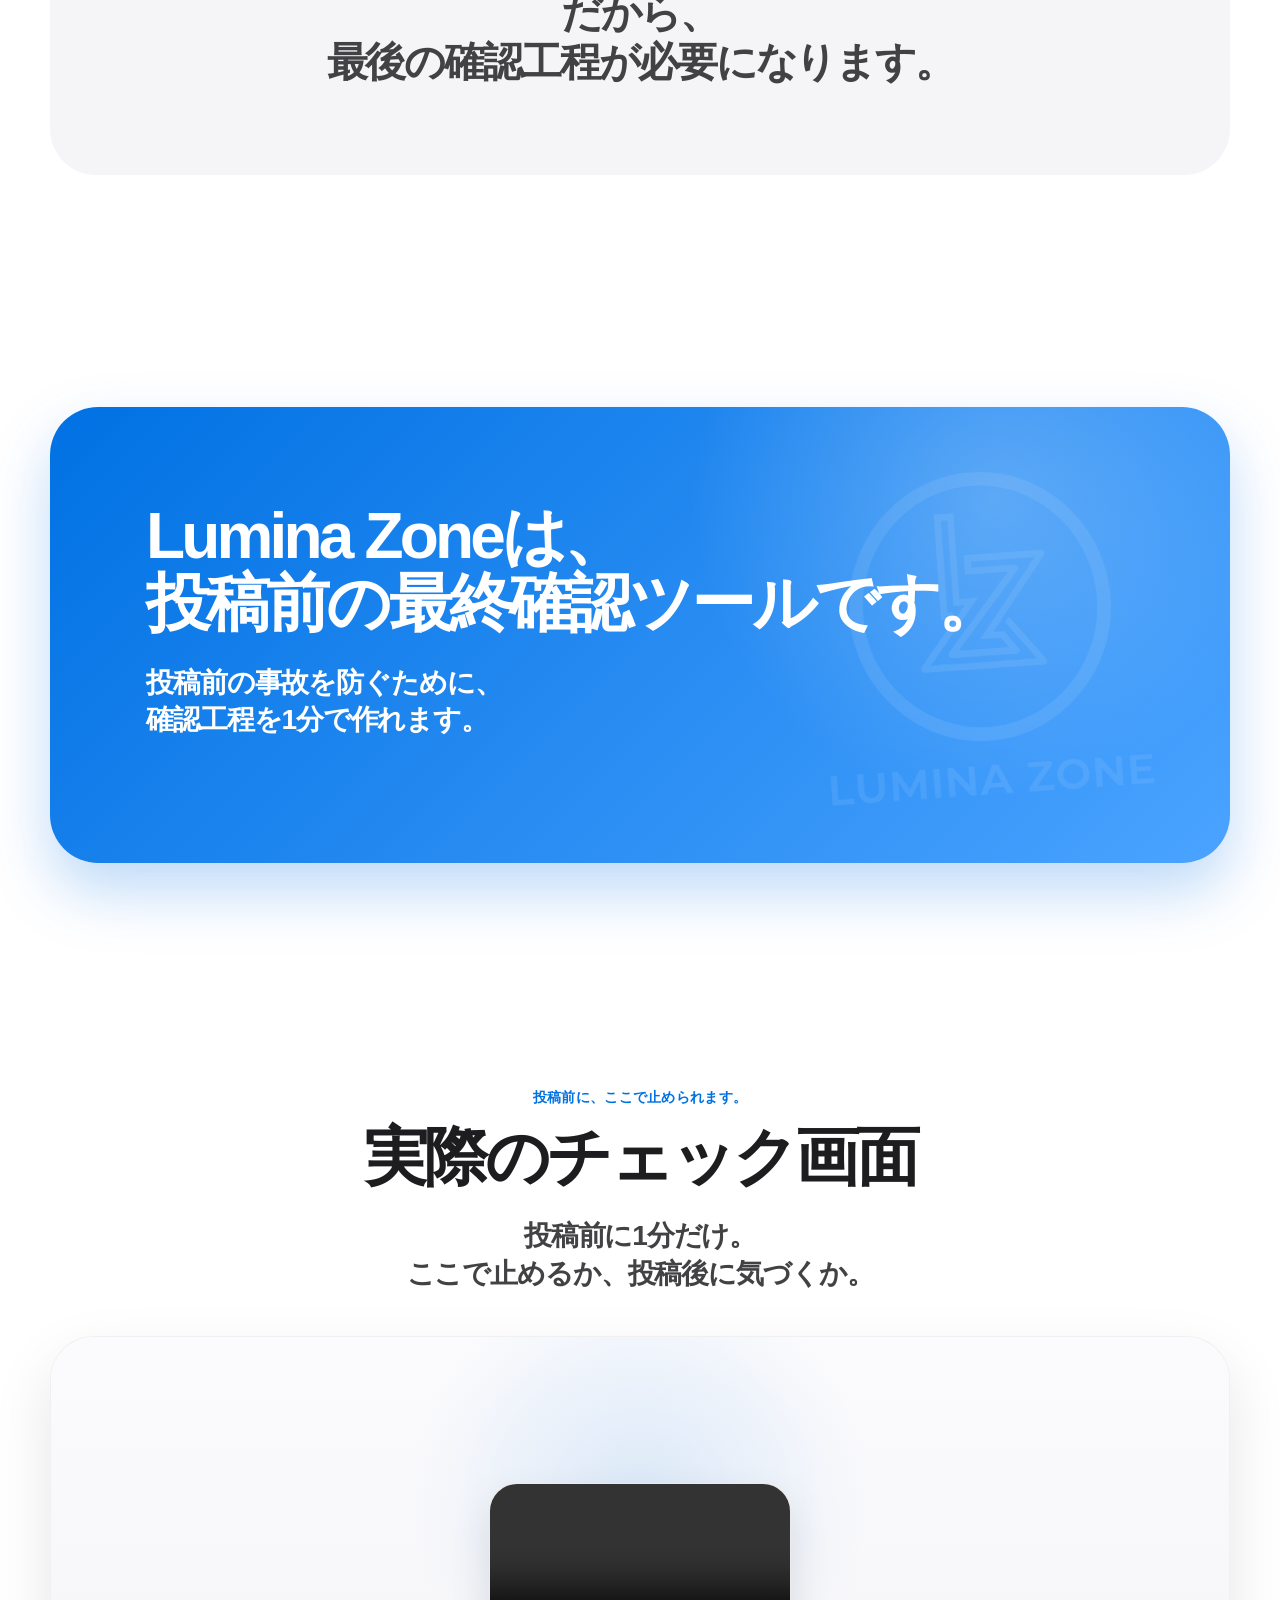
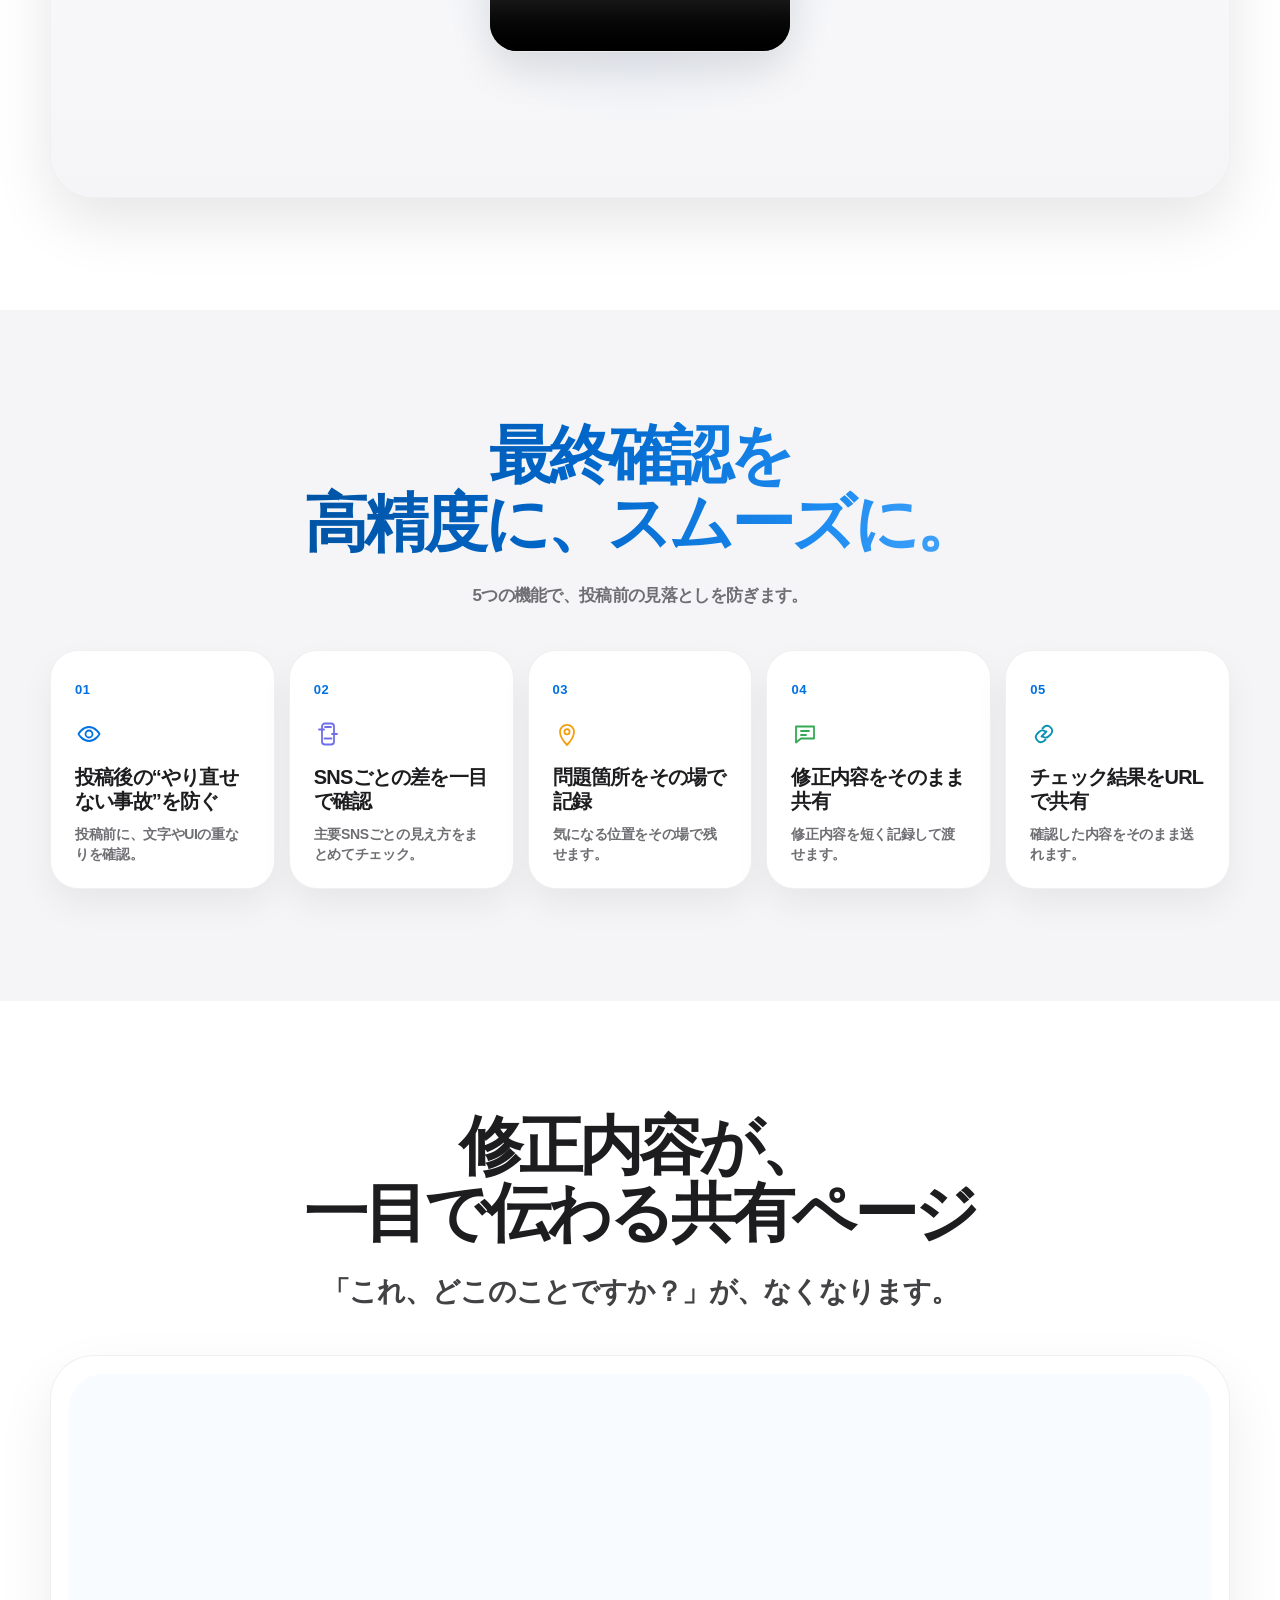
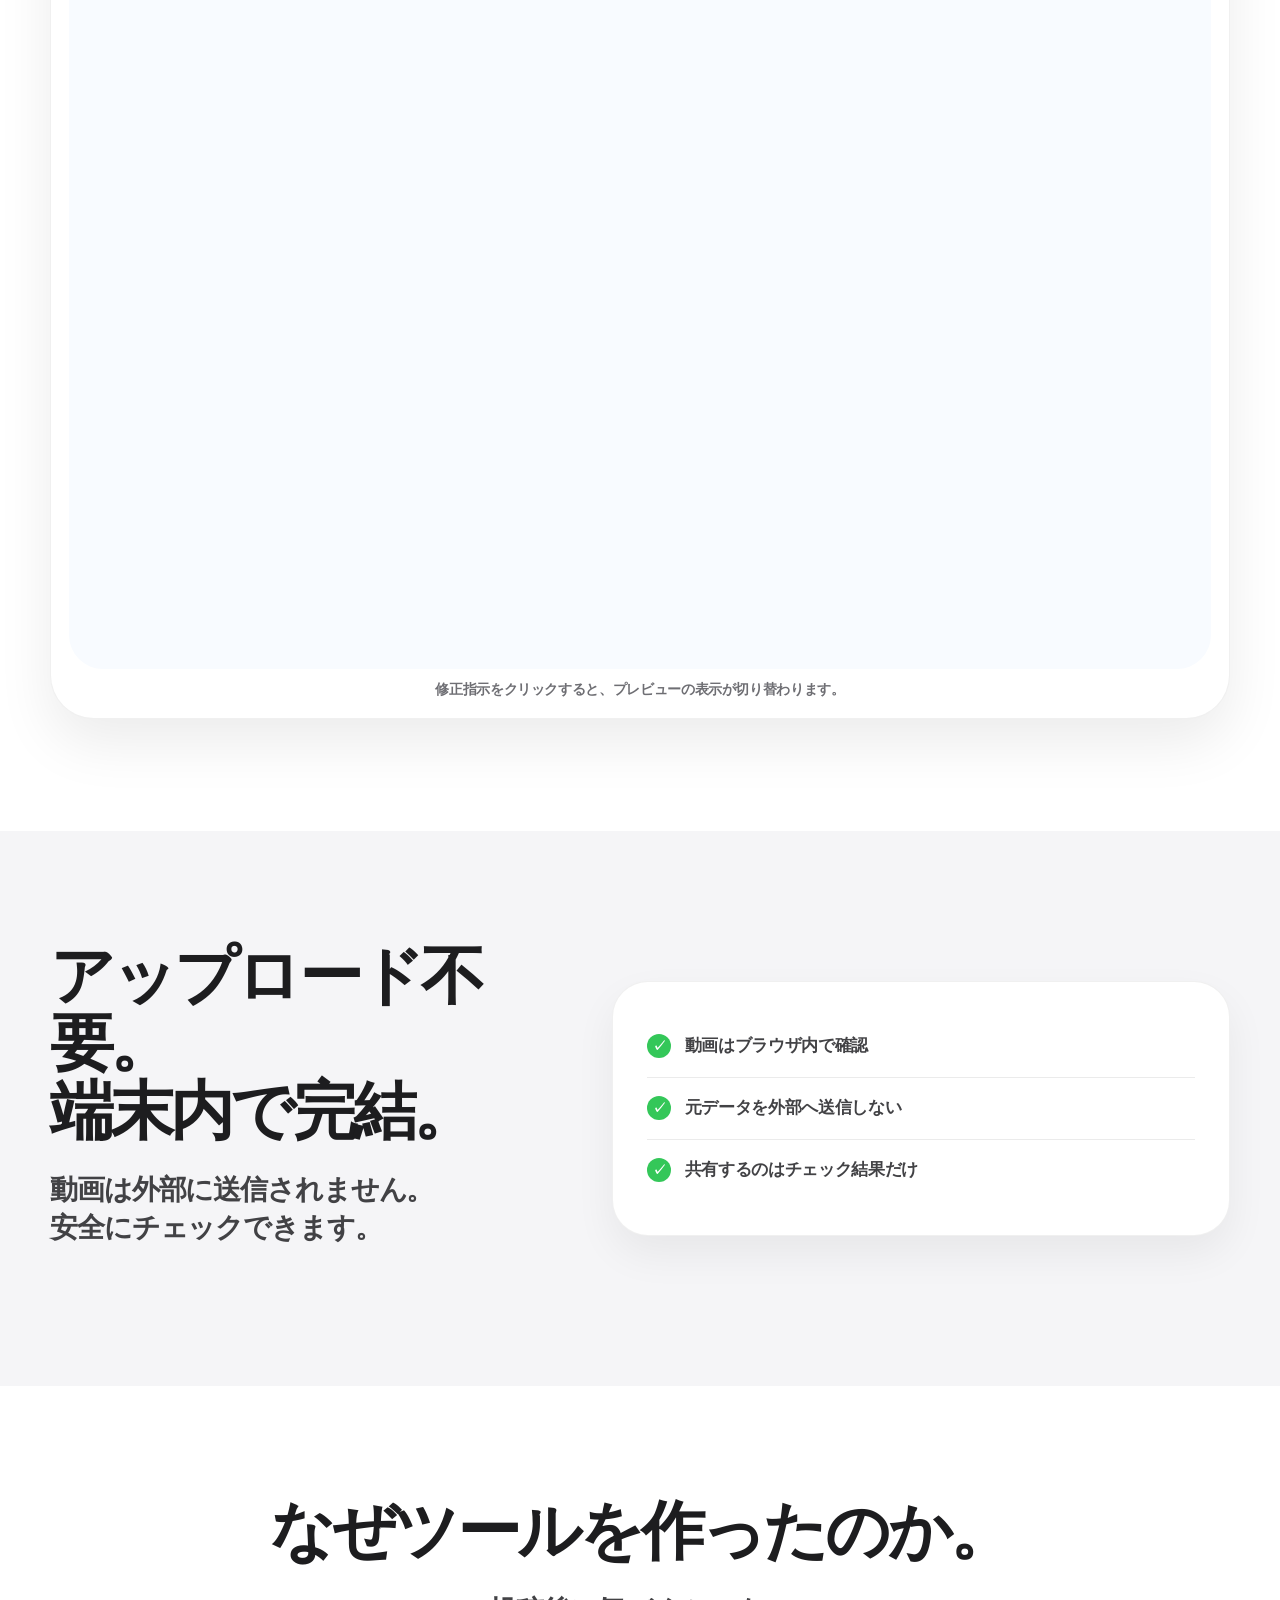
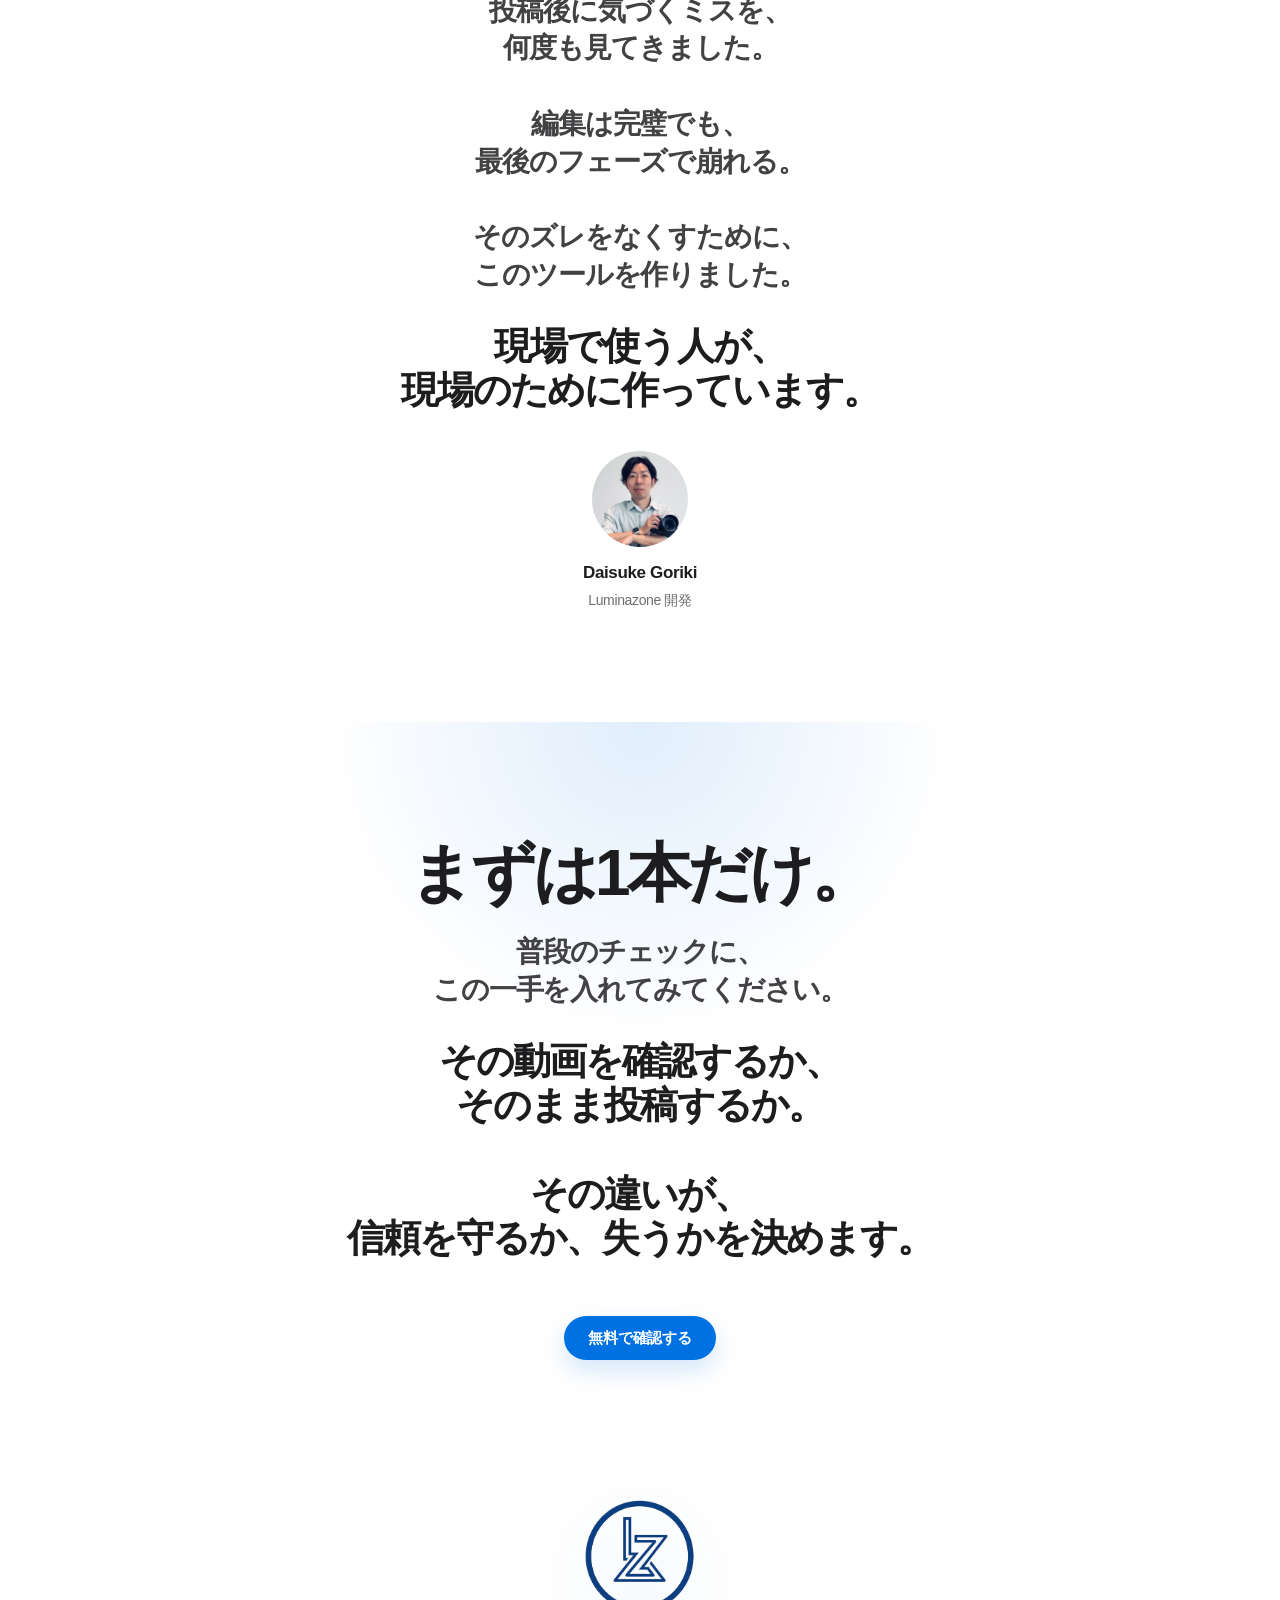
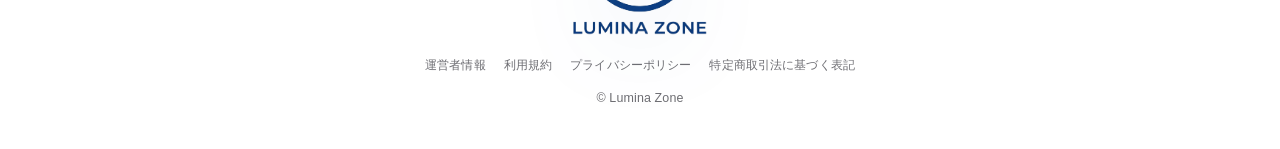
<file: index3.html>
<!DOCTYPE html>
<html lang="ja">
<head>
  <meta charset="UTF-8">
  <meta name="viewport" content="width=device-width, initial-scale=1.0">
  <title>Lumina Zone | 投稿前の事故を防ぐ、最終確認ツール</title>
  <meta name="description" content="Lumina Zoneは、動画編集が終わったあと、投稿ボタンを押す直前に使う最終確認ツールです。投稿前の見切れやUI被りを1分で確認できます。">
  <style>
    :root {
      --text: #1d1d1f;
      --muted: #6e6e73;
      --soft: #f5f5f7;
      --line: rgba(0, 0, 0, 0.08);
      --blue: #0071e3;
      --blue-hover: #0077ed;
      --card: #ffffff;
      --danger: #ff3b30;
    }

    * {
      box-sizing: border-box;
    }

    html {
      scroll-behavior: smooth;
    }

    body {
      margin: 0;
      color: var(--text);
      background: #ffffff;
      font-family: "SF Pro JP", "SF Pro Display", -apple-system, BlinkMacSystemFont, "Helvetica Neue", "Hiragino Sans", "Yu Gothic", sans-serif;
      font-size: 17px;
      line-height: 1.47;
      letter-spacing: -0.357px;
      -webkit-font-smoothing: antialiased;
    }

    a {
      color: inherit;
      text-decoration: none;
    }

    img,
    video {
      max-width: 100%;
      display: block;
    }

    .site-header {
      position: sticky;
      top: 0;
      z-index: 30;
      background: rgba(255, 255, 255, 0.74);
      border-bottom: 1px solid rgba(17, 24, 39, 0.05);
      backdrop-filter: blur(18px) saturate(180%);
    }

    .nav {
      width: min(1180px, calc(100% - 48px));
      min-height: 70px;
      margin: 0 auto;
      display: flex;
      align-items: center;
      justify-content: space-between;
      gap: 24px;
    }

    .brand {
      display: inline-flex;
      align-items: center;
      gap: 12px;
      min-width: 0;
    }

    .brand-logo {
      width: 68px;
      height: auto;
      object-fit: contain;
      filter: drop-shadow(0 12px 26px rgba(10, 66, 160, 0.12));
    }

    .brand-copy {
      color: var(--text);
      font-size: 0.78rem;
      font-weight: 700;
      letter-spacing: 0.035em;
      line-height: 1.35;
      white-space: nowrap;
    }

    .nav-actions {
      display: flex;
      align-items: center;
      gap: 12px;
      color: var(--muted);
      font-size: 13px;
      font-weight: 600;
      white-space: nowrap;
    }

    .campaign-text {
      display: inline-flex;
      align-items: center;
      gap: 10px;
      min-height: 42px;
      padding: 0 14px;
      border-radius: 999px;
      border: 1px solid rgba(12, 143, 90, 0.16);
      background:
        linear-gradient(180deg, rgba(240, 253, 245, 0.98), rgba(229, 248, 236, 0.96)),
        rgba(236, 249, 240, 0.98);
      box-shadow:
        inset 0 1px 0 rgba(255, 255, 255, 0.86),
        0 12px 24px rgba(12, 143, 90, 0.08);
    }

    .campaign-label,
    .campaign-copy {
      display: block;
    }

    .campaign-label {
      color: #0c8f5a;
      font-size: 0.67rem;
      font-weight: 800;
      letter-spacing: 0.12em;
      text-transform: uppercase;
    }

    .campaign-copy {
      color: #0a7f51;
      font-size: 0.8rem;
      font-weight: 720;
      letter-spacing: 0.01em;
    }

    .pill-button {
      display: inline-flex;
      align-items: center;
      justify-content: center;
      min-height: 44px;
      padding: 0 24px;
      border-radius: 999px;
      color: #ffffff;
      background: var(--blue);
      font-size: 15px;
      font-weight: 700;
      letter-spacing: -0.24px;
      box-shadow: 0 10px 24px rgba(0, 113, 227, 0.18);
      transition: transform 180ms ease, background 180ms ease, box-shadow 180ms ease;
    }

    .pill-button:hover {
      background: var(--blue-hover);
      transform: translateY(-1px);
      box-shadow: 0 14px 30px rgba(0, 113, 227, 0.24);
    }

    .section {
      padding: 112px 24px;
    }

    .section-soft {
      background: var(--soft);
    }

    .container {
      width: min(1180px, 100%);
      margin: 0 auto;
    }

    .narrow {
      width: min(860px, 100%);
      margin: 0 auto;
    }

    .center {
      text-align: center;
    }

    .eyebrow {
      margin: 0 0 16px;
      color: var(--blue);
      font-size: 14px;
      font-weight: 800;
      letter-spacing: 0.02em;
    }

    .hero {
      padding: 86px 24px 118px;
      background:
        radial-gradient(circle at 78% 18%, rgba(0, 113, 227, 0.12), transparent 28%),
        linear-gradient(180deg, #ffffff 0%, #f5f5f7 100%);
    }

    .hero-grid {
      display: grid;
      grid-template-columns: minmax(0, 1fr) minmax(360px, 500px);
      align-items: center;
      gap: 72px;
    }

    h1,
    h2,
    h3,
    p {
      margin-top: 0;
    }

    .hero-title {
      margin-bottom: 24px;
      color: #0051a8;
      background: linear-gradient(105deg, #004b93 0%, #0066c9 42%, #1f8df2 72%, #61b6ff 100%);
      -webkit-background-clip: text;
      background-clip: text;
      -webkit-text-fill-color: transparent;
      font-size: clamp(46px, 6.8vw, 84px);
      line-height: 1.04;
      letter-spacing: -0.06em;
      font-weight: 800;
    }

    .gradient-title {
      color: #0051a8;
      background: linear-gradient(105deg, #004b93 0%, #0066c9 42%, #1f8df2 72%, #61b6ff 100%);
      -webkit-background-clip: text;
      background-clip: text;
      -webkit-text-fill-color: transparent;
    }

    .hero-lead {
      max-width: 540px;
      margin-bottom: 34px;
      color: #424245;
      font-size: clamp(22px, 2.4vw, 32px);
      line-height: 1.22;
      letter-spacing: -0.04em;
      font-weight: 800;
    }

    .hero-target {
      margin: 10px 0 16px;
      color: #6e6e73;
      font-size: 15px;
      line-height: 1.5;
      letter-spacing: -0.01em;
      font-weight: 800;
    }

    .hero-action {
      display: flex;
      align-items: center;
      gap: 18px;
      flex-wrap: wrap;
    }

    .hero-micro {
      margin: 0;
      color: var(--muted);
      font-size: 14px;
      font-weight: 600;
    }

    .hero-platforms {
      display: flex;
      align-items: center;
      gap: 12px;
      margin-top: 22px;
      color: var(--muted);
      font-size: 13px;
      font-weight: 700;
    }

    .hero-platform-label {
      color: #86868b;
      letter-spacing: 0.01em;
    }

    .hero-platform-icons {
      display: inline-flex;
      align-items: center;
      gap: 8px;
    }

    .hero-platform-icon {
      width: 34px;
      height: 34px;
      border-radius: 50%;
      display: inline-flex;
      align-items: center;
      justify-content: center;
      border: 1px solid rgba(0, 0, 0, 0.06);
      background: rgba(255, 255, 255, 0.72);
      color: #424245;
    }

    .hero-platform-icon svg {
      width: 17px;
      height: 17px;
      fill: currentColor;
    }

    .hero-platform-icon-tiktok {
      border-color: rgba(0, 0, 0, 0.08);
      background:
        radial-gradient(circle at 22% 22%, rgba(37, 244, 238, 0.18), transparent 45%),
        radial-gradient(circle at 78% 78%, rgba(254, 44, 85, 0.18), transparent 42%),
        linear-gradient(180deg, rgba(25, 28, 36, 0.96), rgba(13, 16, 22, 0.94));
    }

    .hero-platform-icon-tiktok .tiktok-main {
      fill: #ffffff;
    }

    .hero-platform-icon-tiktok .tiktok-shadow {
      opacity: 0.96;
    }

    .hero-platform-icon-tiktok .tiktok-cyan {
      fill: #25f4ee;
    }

    .hero-platform-icon-tiktok .tiktok-red {
      fill: #fe2c55;
    }

    .hero-platform-icon-instagram {
      border-color: rgba(0, 0, 0, 0.06);
      background:
        radial-gradient(circle at 32% 110%, #feda75 0%, #fa7e1e 26%, #d62976 56%, #962fbf 78%, #4f5bd5 100%);
      color: #ffffff;
    }

    .hero-platform-icon-youtube {
      border-color: rgba(0, 0, 0, 0.06);
      background:
        linear-gradient(180deg, rgba(255, 76, 76, 1), rgba(255, 0, 51, 0.96));
      color: #ffffff;
    }

    .hero-visual {
      padding: 18px;
      border-radius: 42px;
      background: rgba(255, 255, 255, 0.76);
      border: 1px solid rgba(0, 0, 0, 0.06);
      box-shadow: 0 28px 70px rgba(0, 0, 0, 0.12);
    }

    .phone-pair {
      display: grid;
      grid-template-columns: repeat(2, minmax(0, 1fr));
      gap: 14px;
    }

    .phone-card {
      min-width: 0;
    }

    .phone-label {
      margin-bottom: 10px;
      color: var(--muted);
      font-size: 12px;
      font-weight: 800;
      text-align: center;
    }

    .phone {
      position: relative;
      aspect-ratio: 9 / 16;
      overflow: hidden;
      border-radius: 30px;
      background: #f2f2f2;
      border: 8px solid #fdfdfd;
      box-shadow: inset 0 0 0 1px rgba(0, 0, 0, 0.08), 0 18px 38px rgba(0, 0, 0, 0.12);
    }

    .phone-screen {
      position: absolute;
      inset: 0;
      overflow: hidden;
      background:
        linear-gradient(140deg, rgba(255, 255, 255, 0.4), transparent 42%),
        linear-gradient(180deg, #dfe9f6 0%, #f6d5c8 52%, #f2f2f2 100%);
    }

    .phone-screen-image {
      width: 100%;
      height: 100%;
      display: block;
      object-fit: cover;
    }

    .mock-person {
      position: absolute;
      left: 50%;
      bottom: 18%;
      width: 36%;
      height: 42%;
      transform: translateX(-50%);
      border-radius: 999px 999px 34px 34px;
      background: linear-gradient(180deg, #26314a 0%, #111827 100%);
      box-shadow: 0 24px 36px rgba(0, 0, 0, 0.2);
    }

    .mock-caption {
      position: absolute;
      left: 12%;
      right: 12%;
      bottom: 28%;
      color: #ffffff;
      font-size: clamp(16px, 2vw, 22px);
      line-height: 1.05;
      font-weight: 900;
      letter-spacing: -0.06em;
      text-align: center;
      text-shadow: 0 2px 14px rgba(0, 0, 0, 0.4);
    }

    .phone-after .ui-top,
    .phone-after .ui-right,
    .phone-after .ui-bottom,
    .phone-after .ui-left {
      position: absolute;
      pointer-events: none;
      background:
        repeating-linear-gradient(
          135deg,
          rgba(255, 255, 255, 0.08) 0,
          rgba(255, 255, 255, 0.08) 7px,
          transparent 7px,
          transparent 16px
        ),
        rgba(255, 67, 67, 0.58);
      box-shadow: inset 0 0 0 1px rgba(255, 255, 255, 0.1);
      backdrop-filter: blur(0.5px);
    }

    .phone-after .phone-screen-image {
      filter: saturate(0.96) brightness(0.94);
    }

    .phone-after .ui-top {
      top: 0;
      left: 0;
      right: 0;
      height: 18%;
    }

    .phone-after .ui-right {
      top: 0;
      right: 0;
      width: 18%;
      height: 100%;
    }

    .phone-after .ui-bottom {
      left: 0;
      right: 0;
      bottom: 0;
      height: 25%;
    }

    .phone-after .ui-left {
      top: 0;
      left: 0;
      width: 11%;
      height: 100%;
    }

    .phone-after .mock-caption {
      right: 2%;
      bottom: 20%;
      transform: translateX(14%);
      clip-path: inset(0 18% 0 0);
    }

    .hidden-badge {
      position: absolute;
      right: 12px;
      bottom: 16%;
      z-index: 2;
      padding: 7px 10px;
      border-radius: 999px;
      color: #ffffff;
      background: var(--danger);
      font-size: 11px;
      font-weight: 800;
      box-shadow: 0 10px 20px rgba(255, 59, 48, 0.28);
    }

    .visual-note {
      margin: 18px 4px 0;
      color: var(--muted);
      font-size: 13px;
      font-weight: 600;
      text-align: center;
    }

    .section-title {
      margin-bottom: 26px;
      font-size: clamp(38px, 5vw, 72px);
      line-height: 1.05;
      letter-spacing: -0.06em;
      font-weight: 800;
    }

    .section-copy {
      color: #424245;
      font-size: clamp(20px, 2.2vw, 28px);
      line-height: 1.35;
      letter-spacing: -0.04em;
      font-weight: 650;
    }

    .soft-close {
      margin-top: 30px;
      font-size: clamp(24px, 3vw, 40px);
      line-height: 1.15;
      letter-spacing: -0.05em;
      font-weight: 800;
    }

    .empathy-grid {
      display: grid;
      grid-template-columns: minmax(0, 0.9fr) minmax(0, 1.1fr);
      gap: clamp(36px, 6vw, 72px);
      align-items: center;
    }

    .empathy-copy {
      margin-bottom: 0;
    }

    .empathy-image {
      width: 100%;
      aspect-ratio: 1 / 1;
      display: block;
      object-fit: cover;
      border-radius: 38px;
      box-shadow: 0 24px 54px rgba(0, 0, 0, 0.14);
    }

    .empathy-close {
      margin-top: clamp(44px, 6vw, 72px);
      text-align: center;
      font-size: clamp(32px, 3.84vw, 52px);
      font-weight: 900;
    }

    .risk-grid {
      display: grid;
      grid-template-columns: repeat(4, minmax(0, 1fr));
      gap: 16px;
      margin-top: 36px;
    }

    .risk-lead {
      margin: 0 auto 38px;
      color: #424245;
      font-size: clamp(24px, 3vw, 38px);
      line-height: 1.18;
      letter-spacing: -0.05em;
      font-weight: 800;
    }

    .risk-item,
    .feature-item,
    .step-card {
      border-radius: 28px;
      background: var(--card);
      border: 1px solid rgba(0, 0, 0, 0.06);
      box-shadow: 0 16px 34px rgba(0, 0, 0, 0.06);
    }

    .risk-item {
      min-height: 154px;
      padding: 28px;
      display: flex;
      flex-direction: column;
      justify-content: space-between;
      font-size: 21px;
      line-height: 1.18;
      letter-spacing: -0.04em;
      font-weight: 800;
    }

    .risk-item-experience {
      min-height: 132px;
      justify-content: center;
      gap: 18px;
      color: #424245;
      font-size: 20px;
      line-height: 1.24;
    }

    .risk-item-experience::before {
      content: "";
      width: 10px;
      height: 10px;
      border-radius: 50%;
      background: var(--danger);
      opacity: 0.72;
    }

    .risk-mark {
      width: 32px;
      height: 32px;
      border-radius: 50%;
      color: #ffffff;
      background: var(--danger);
      display: grid;
      place-items: center;
      font-size: 18px;
      font-weight: 900;
    }

    .risk-closing {
      width: min(820px, 100%);
      margin: 44px auto 0;
      color: #424245;
      font-size: clamp(24px, 3vw, 38px);
      line-height: 1.16;
      letter-spacing: -0.05em;
      font-weight: 800;
    }

    .risk-impact {
      margin-top: 22px;
      color: var(--text);
      font-size: clamp(30px, 4vw, 56px);
      line-height: 1.08;
      letter-spacing: -0.06em;
    }

    .statement {
      padding: 120px 24px;
      background: #ffffff;
    }

    .statement-card {
      padding: clamp(40px, 7vw, 88px);
      border-radius: 46px;
      background: var(--soft);
      text-align: center;
    }

    .statement-card p {
      margin-bottom: 0;
      color: #424245;
      font-size: clamp(24px, 3.2vw, 44px);
      line-height: 1.2;
      letter-spacing: -0.055em;
      font-weight: 800;
    }

    .statement-card .statement-copy {
      color: #424245;
      font-size: clamp(20px, 2.2vw, 28px);
      line-height: 1.35;
      letter-spacing: -0.04em;
      font-weight: 650;
    }

    .solution-card {
      position: relative;
      overflow: hidden;
      padding: clamp(42px, 8vw, 96px);
      border-radius: 48px;
      color: #ffffff;
      background:
        radial-gradient(circle at 80% 20%, rgba(255, 255, 255, 0.22), transparent 30%),
        linear-gradient(135deg, #0071e3 0%, #4aa3ff 100%);
      box-shadow: 0 28px 60px rgba(0, 113, 227, 0.26);
    }

    .solution-card::before {
      content: "";
      position: absolute;
      right: max(26px, 6vw);
      top: 50%;
      width: min(340px, 48vw);
      aspect-ratio: 1;
      background: rgba(255, 255, 255, 0.16);
      -webkit-mask: url("./assets/logo_new_blue.PNG") center / contain no-repeat;
      mask: url("./assets/logo_new_blue.PNG") center / contain no-repeat;
      opacity: 0.55;
      transform: translateY(-50%) rotate(-4deg);
      pointer-events: none;
    }

    .solution-card .section-title,
    .solution-card .section-copy {
      position: relative;
      z-index: 1;
      color: #ffffff;
    }

    .solution-card .eyebrow {
      color: #ffffff;
    }

    .steps-grid {
      display: grid;
      grid-template-columns: repeat(4, minmax(0, 1fr));
      gap: 16px;
      margin-top: 44px;
    }

    .step-card {
      padding: 28px;
    }

    .step-number {
      width: 38px;
      height: 38px;
      margin-bottom: 34px;
      border-radius: 50%;
      color: #ffffff;
      background: var(--blue);
      display: grid;
      place-items: center;
      font-size: 15px;
      font-weight: 800;
    }

    .step-card h3 {
      margin-bottom: 0;
      font-size: 24px;
      line-height: 1.12;
      letter-spacing: -0.05em;
    }

    .demo-frame {
      margin-top: 44px;
      overflow: hidden;
      border-radius: 44px;
      background: #ffffff;
      border: 1px solid rgba(0, 0, 0, 0.06);
      box-shadow: 0 24px 60px rgba(0, 0, 0, 0.1);
    }

    .demo-shell {
      position: relative;
      min-height: 460px;
      display: grid;
      place-items: center;
      padding: 36px;
      background:
        radial-gradient(circle at 50% 35%, rgba(0, 113, 227, 0.12), transparent 35%),
        linear-gradient(180deg, #fbfbfd 0%, #f5f5f7 100%);
    }

    .demo-video {
      width: min(880px, 100%);
      aspect-ratio: 16 / 9;
      display: block;
      margin: 0 auto;
      border-radius: 28px;
      background: #ffffff;
      border: 1px solid rgba(0, 0, 0, 0.08);
      box-shadow: 0 18px 42px rgba(0, 0, 0, 0.1);
    }

    .features-grid {
      display: grid;
      grid-template-columns: repeat(5, minmax(0, 1fr));
      gap: 14px;
      margin-top: 42px;
    }

    .features-intro {
      max-width: 560px;
      margin: 16px auto 0;
      color: var(--muted);
      font-size: 17px;
      line-height: 1.5;
    }

    .feature-item {
      padding: 26px 24px 24px;
      min-height: 210px;
    }

    .feature-topline {
      margin-bottom: 18px;
    }

    .feature-number {
      color: var(--blue);
      font-size: 13px;
      line-height: 1;
      font-weight: 800;
      letter-spacing: 0.04em;
    }

    .feature-icon {
      width: 28px;
      height: 28px;
      margin-bottom: 18px;
      color: var(--blue);
    }

    .feature-icon svg {
      width: 100%;
      height: 100%;
      display: block;
      stroke: currentColor;
    }

    .feature-icon-purple {
      color: #6e6ee8;
    }

    .feature-icon-orange {
      color: #f59e0b;
    }

    .feature-icon-green {
      color: #34a853;
    }

    .feature-icon-cyan {
      color: #0891b2;
    }

    .feature-item h3 {
      margin-bottom: 10px;
      font-size: 20px;
      line-height: 1.18;
      letter-spacing: -0.04em;
    }

    .feature-item p {
      margin-bottom: 0;
      color: var(--muted);
      font-size: 14px;
      line-height: 1.45;
      font-weight: 600;
    }

    .viewer-card {
      margin-top: 44px;
      padding: 18px;
      border-radius: 44px;
      background: #ffffff;
      border: 1px solid rgba(0, 0, 0, 0.06);
      box-shadow: 0 24px 56px rgba(0, 0, 0, 0.08);
    }

    .viewer-embed {
      width: 100%;
      height: 895px;
      min-height: 895px;
      border: 0;
      border-radius: 34px;
      background: #f8fbff;
      display: block;
    }

    .viewer-hint {
      margin: 10px 0 0;
      color: var(--muted);
      font-size: 14px;
      line-height: 1.5;
      font-weight: 650;
      text-align: center;
    }

    .viewer-preview {
      min-height: 390px;
      border-radius: 32px;
      background:
        linear-gradient(90deg, rgba(103, 232, 249, 0.28), transparent 28%, transparent 72%, rgba(255, 59, 48, 0.22)),
        linear-gradient(180deg, #eaf0f8 0%, #d8e7f7 100%);
      position: relative;
      overflow: hidden;
    }

    .viewer-video {
      position: absolute;
      left: 18%;
      right: 18%;
      top: 14%;
      bottom: 12%;
      border-radius: 24px;
      background:
        linear-gradient(180deg, rgba(255, 255, 255, 0.4), transparent),
        linear-gradient(135deg, #9cc8ff 0%, #f5d0c5 100%);
    }

    .viewer-pin {
      position: absolute;
      width: 34px;
      height: 34px;
      border-radius: 50%;
      color: #ffffff;
      background: var(--danger);
      display: grid;
      place-items: center;
      font-size: 15px;
      font-weight: 900;
      border: 3px solid rgba(255, 255, 255, 0.9);
      box-shadow: 0 12px 20px rgba(0, 0, 0, 0.18);
    }

    .pin-one {
      left: 25%;
      bottom: 22%;
    }

    .pin-two {
      right: 24%;
      top: 34%;
      background: #f5a524;
    }

    .viewer-list {
      padding: 28px;
      border-radius: 32px;
      background: var(--soft);
    }

    .viewer-list h3 {
      margin-bottom: 18px;
      font-size: 22px;
      letter-spacing: -0.04em;
    }

    .viewer-row {
      display: grid;
      grid-template-columns: 36px 1fr;
      gap: 14px;
      align-items: start;
      padding: 16px 0;
      border-bottom: 1px solid rgba(0, 0, 0, 0.08);
    }

    .viewer-row:last-child {
      border-bottom: 0;
    }

    .viewer-row-number {
      width: 32px;
      height: 32px;
      border-radius: 50%;
      color: #ffffff;
      background: var(--danger);
      display: grid;
      place-items: center;
      font-size: 14px;
      font-weight: 900;
    }

    .viewer-row p {
      margin-bottom: 0;
      color: #424245;
      font-size: 15px;
      line-height: 1.45;
      font-weight: 650;
    }

    .local-grid {
      display: grid;
      grid-template-columns: minmax(0, 0.9fr) minmax(300px, 1.1fr);
      gap: 56px;
      align-items: center;
    }

    .local-panel {
      padding: 34px;
      border-radius: 36px;
      background: #ffffff;
      border: 1px solid rgba(0, 0, 0, 0.06);
      box-shadow: 0 18px 42px rgba(0, 0, 0, 0.06);
    }

    .local-point {
      display: flex;
      gap: 14px;
      padding: 18px 0;
      border-bottom: 1px solid rgba(0, 0, 0, 0.08);
      color: #424245;
      font-weight: 650;
    }

    .local-point:last-child {
      border-bottom: 0;
    }

    .check {
      width: 24px;
      height: 24px;
      flex: 0 0 auto;
      border-radius: 50%;
      color: #ffffff;
      background: #34c759;
      display: grid;
      place-items: center;
      font-size: 14px;
      font-weight: 900;
    }

    .final-cta {
      padding: 118px 24px;
      background:
        radial-gradient(circle at 50% 0%, rgba(0, 113, 227, 0.12), transparent 32%),
        #ffffff;
      text-align: center;
    }

    .final-cta .pill-button {
      margin-top: 18px;
    }

    .site-footer {
      padding: 20px 24px 42px;
      background: #ffffff;
      color: rgb(110, 110, 115);
      font-size: 0.78rem;
      font-weight: 500;
      letter-spacing: 0.01em;
      text-align: center;
    }

    .footer-logo-wrap {
      display: flex;
      justify-content: center;
      margin: 0 auto 18px;
    }

    .footer-logo {
      width: min(140px, 30vw);
      height: auto;
      display: block;
      filter: drop-shadow(0 18px 40px rgba(10, 66, 160, 0.12));
    }

    .footer-links {
      display: flex;
      justify-content: center;
      gap: 10px 18px;
      flex-wrap: wrap;
      margin: 0 auto 14px;
    }

    .footer-links a {
      color: inherit;
      text-decoration: none;
    }

    .footer-links a:hover {
      color: rgba(29, 29, 31, 0.82);
    }

    @media (max-width: 980px) {
      .hero-grid,
      .viewer-card,
      .local-grid,
      .empathy-grid {
        grid-template-columns: 1fr;
      }

      .hero-grid {
        gap: 48px;
      }

      .risk-grid,
      .steps-grid {
        grid-template-columns: repeat(2, minmax(0, 1fr));
      }

      .features-grid {
        grid-template-columns: repeat(2, minmax(0, 1fr));
      }
    }

    @media (max-width: 680px) {
      .nav {
        width: min(100% - 28px, 1180px);
        min-height: 58px;
      }

      .brand-copy,
      .campaign-text {
        display: none;
      }

      .section,
      .statement,
      .final-cta {
        padding: 78px 18px;
      }

      .hero {
        padding: 62px 18px 84px;
      }

      .hero-title {
        font-size: 44px;
      }

      .hero-lead {
        font-size: 22px;
      }

      .phone-pair {
        gap: 10px;
      }

      .hero-visual,
      .viewer-card,
      .demo-frame {
        border-radius: 30px;
      }

      .risk-grid,
      .steps-grid,
      .features-grid {
        grid-template-columns: 1fr;
      }

      .demo-shell {
        min-height: 300px;
        padding: 18px;
      }

      .viewer-card {
        padding: 10px;
      }

      .viewer-embed {
        height: 900px;
        min-height: 900px;
        border-radius: 24px;
      }

      .viewer-preview {
        min-height: 320px;
      }

    }
  </style>
</head>
<body>
  <header class="site-header">
    <nav class="nav" aria-label="メインナビゲーション">
      <a class="brand" href="./index.html" aria-label="Lumina Zone トップへ">
        <img class="brand-logo" src="./assets/logo_new_blue.PNG" alt="Lumina Zone">
        <span class="brand-copy">縦型ショート動画専用<br>投稿前の最終確認ツール</span>
      </a>
      <div class="nav-actions">
        <span class="campaign-text">
          <span class="campaign-label">ローンチ記念</span>
          <span class="campaign-copy">先着30名様限定キャンペーン</span>
        </span>
        <a class="pill-button" href="./login.html">無料で確認する</a>
      </div>
    </nav>
  </header>

  <main>
    <section class="hero">
      <div class="container hero-grid">
        <div>
          <h1 class="hero-title">その投稿、<br>公開した後では直せません。</h1>
          <p class="hero-lead">ちゃんとやっている人ほど、<br>最後の1本で事故が起きます。</p>
          <p class="eyebrow">ショート動画の投稿前の事故を防ぐ、<br>最終確認ツール「Lumina Zone」</p>
          <p class="hero-target">SNS運用者・動画ディレクター向け</p>
          <div class="hero-action">
            <a class="pill-button" href="./login.html">無料で確認する</a>
          </div>
          <div class="hero-platforms" aria-label="対応SNS">
            <span class="hero-platform-label">対応SNS</span>
            <span class="hero-platform-icons">
              <span class="hero-platform-icon hero-platform-icon-tiktok" title="TikTok" aria-label="TikTok">
                <svg viewBox="0 0 24 24" aria-hidden="true">
                  <path class="tiktok-shadow tiktok-cyan" d="M13.8 3.8c.4 1.6 1.4 2.8 2.9 3.6 1 .5 1.8.7 2.4.7v2.5c-.8 0-1.9-.2-3.2-.8-.6-.3-1.3-.7-1.9-1.3v7c0 3.1-2.4 5.5-5.5 5.5s-5.4-2.4-5.4-5.5 2.4-5.5 5.4-5.5c.4 0 .8 0 1.2.1v2.6a4 4 0 0 0-1.2-.2c-1.6 0-2.8 1.2-2.8 2.9 0 1.6 1.2 2.8 2.8 2.8 1.6 0 2.9-1.2 2.9-2.8V3.8h2.4Z"/>
                  <path class="tiktok-shadow tiktok-red" d="M14.9 3c.4 1.5 1.5 2.8 3 3.6 1 .5 1.9.7 2.5.7v2.7c-.8 0-2-.2-3.4-.9-.7-.3-1.4-.8-2-1.4v7.2c0 3.1-2.5 5.6-5.6 5.6S3.8 18 3.8 14.9s2.5-5.6 5.6-5.6c.4 0 .8 0 1.2.1v2.7c-.4-.1-.8-.2-1.2-.2-1.6 0-2.9 1.3-2.9 3s1.3 2.9 2.9 2.9 2.9-1.3 2.9-2.9V3h2.6Z"/>
                  <path class="tiktok-main" d="M14.4 3.3c.4 1.6 1.5 2.9 3 3.7 1 .5 1.9.7 2.4.7v2.6c-.8 0-2-.2-3.3-.9-.7-.3-1.4-.8-2-1.4v7.1c0 3.1-2.5 5.6-5.6 5.6S3.5 18.2 3.5 15.1s2.5-5.6 5.6-5.6c.4 0 .8 0 1.2.1v2.7c-.4-.2-.8-.2-1.2-.2-1.6 0-2.9 1.3-2.9 3S7.5 18 9.1 18s2.9-1.3 2.9-2.9V3.3h2.4Z"/>
                </svg>
              </span>
              <span class="hero-platform-icon hero-platform-icon-instagram" title="Instagram" aria-label="Instagram">
                <svg viewBox="0 0 24 24" aria-hidden="true">
                  <path d="M7.2 3h9.6A4.2 4.2 0 0 1 21 7.2v9.6a4.2 4.2 0 0 1-4.2 4.2H7.2A4.2 4.2 0 0 1 3 16.8V7.2A4.2 4.2 0 0 1 7.2 3Zm0 2.2a2 2 0 0 0-2 2v9.6a2 2 0 0 0 2 2h9.6a2 2 0 0 0 2-2V7.2a2 2 0 0 0-2-2H7.2Zm4.8 2.3A4.5 4.5 0 1 1 7.5 12 4.5 4.5 0 0 1 12 7.5Zm0 2.2A2.3 2.3 0 1 0 14.3 12 2.3 2.3 0 0 0 12 9.7Zm4.7-3.4a1.1 1.1 0 1 1-1.1 1.1 1.1 1.1 0 0 1 1.1-1.1Z"/>
                </svg>
              </span>
              <span class="hero-platform-icon hero-platform-icon-youtube" title="YouTube Shorts" aria-label="YouTube Shorts">
                <svg viewBox="0 0 24 24" aria-hidden="true">
                  <path d="M20.4 7.2c-.2-.9-.9-1.6-1.8-1.8C17 5 12 5 12 5s-5 0-6.6.4c-.9.2-1.6.9-1.8 1.8C3.2 8.8 3.2 12 3.2 12s0 3.2.4 4.8c.2.9.9 1.6 1.8 1.8 1.6.4 6.6.4 6.6.4s5 0 6.6-.4c.9-.2 1.6-.9 1.8-1.8.4-1.6.4-4.8.4-4.8s0-3.2-.4-4.8ZM10.2 15.4V8.6L15.9 12l-5.7 3.4Z"/>
                </svg>
              </span>
            </span>
          </div>
        </div>

        <div class="hero-visual" aria-label="編集画面と投稿画面の見え方比較">
          <div class="phone-pair">
            <div class="phone-card">
              <div class="phone-label">編集画面では問題なし</div>
              <div class="phone">
                <div class="phone-screen">
                  <img class="phone-screen-image" src="./assets/header_sample.jpg" alt="編集画面では問題なく見えているサンプル動画">
                </div>
              </div>
            </div>

            <div class="phone-card">
              <div class="phone-label">投稿画面ではUIが重なる</div>
              <div class="phone phone-after">
                <div class="phone-screen">
                  <img class="phone-screen-image" src="./assets/header_sample.jpg" alt="投稿画面でUIが重なるサンプル動画">
                  <div class="ui-top"></div>
                  <div class="ui-right"></div>
                  <div class="ui-bottom"></div>
                  <div class="ui-left"></div>
                  <div class="hidden-badge">ここ、隠れます</div>
                </div>
              </div>
            </div>
          </div>
          <p class="visual-note">再生画面では見えていても、SNSでは隠れてしまいます。</p>
        </div>
      </div>
    </section>

    <section class="section">
      <div class="container">
        <div class="narrow center">
          <h2 class="section-title">こんな経験、ありませんか？</h2>
          <p class="risk-lead">投稿した後に、気づく。</p>
        </div>
        <div class="risk-grid">
          <div class="risk-item risk-item-experience"><span>テロップが見切れていた</span></div>
          <div class="risk-item risk-item-experience"><span>UIに文字が被っていた</span></div>
          <div class="risk-item risk-item-experience"><span>投稿後なので、直せなかった</span></div>
          <div class="risk-item risk-item-experience"><span>クライアントに先にミスに気づかれた</span></div>
        </div>
        <p class="risk-closing center">投稿後に気づいても、<br>もう直せません。</p>
        <p class="risk-closing risk-impact center">その1つの見落としで、<br>信頼は一気に崩れます。</p>
      </div>
    </section>

    <section class="section section-soft">
      <div class="container">
        <div class="empathy-grid">
          <div>
            <p class="section-copy empathy-copy">1日に何本も動画をチェックして、<br>複数のSNSを確認して、<br>修正のやり取りもする。<br><br>全部を完璧に見るのは、<br>無理があります。</p>
          </div>
          <video class="empathy-image" src="./assets/face.mp4" autoplay muted loop playsinline aria-label="投稿前の動画を確認する様子"></video>
        </div>
        <p class="soft-close empathy-close gradient-title">それは、あなたのせいではありません。</p>
      </div>
    </section>

    <section class="statement">
      <div class="container">
        <div class="statement-card">
          <h2 class="section-title">問題は、<br>確認不足ではありません。</h2>
          <p class="statement-copy">チェックしていても、<br>量とスピードの中で<br>見落としは起きます。</p>
          <p class="soft-close">だから、<br>最後の確認工程が必要になります。</p>
        </div>
      </div>
    </section>

    <section class="section">
      <div class="container">
        <div class="solution-card">
          <h2 class="section-title">Lumina Zoneは、<br>投稿前の最終確認ツールです。</h2>
          <p class="section-copy">投稿前の事故を防ぐために、<br>確認工程を1分で作れます。</p>
        </div>
      </div>
    </section>

    <section class="section">
      <div class="container center">
        <p class="eyebrow">投稿前に、ここで止められます。</p>
        <h2 class="section-title">実際のチェック画面</h2>
        <p class="section-copy">投稿前に1分だけ。<br>ここで止めるか、投稿後に気づくか。</p>
        <div class="demo-frame">
          <div class="demo-shell">
            <div>
              <video class="demo-video" controls muted playsinline preload="metadata">
                <source src="./assets/index3-demo.mp4" type="video/mp4">
                お使いのブラウザでは動画を再生できません。
              </video>
            </div>
          </div>
        </div>
      </div>
    </section>

    <section class="section section-soft">
      <div class="container">
        <div class="narrow center">
          <h2 class="section-title gradient-title">最終確認を<br>高精度に、スムーズに。</h2>
          <p class="section-copy features-intro">5つの機能で、投稿前の見落としを防ぎます。</p>
        </div>
        <div class="features-grid">
          <div class="feature-item">
            <div class="feature-topline">
              <span class="feature-number">01</span>
            </div>
            <div class="feature-icon" aria-hidden="true">
              <svg viewBox="0 0 28 28" fill="none" stroke-width="1.8" stroke-linecap="round" stroke-linejoin="round">
                <path d="M3.5 14s3.8-7 10.5-7 10.5 7 10.5 7-3.8 7-10.5 7S3.5 14 3.5 14Z"/>
                <circle cx="14" cy="14" r="3.5"/>
              </svg>
            </div>
            <h3>投稿後の“やり直せない事故”を防ぐ</h3>
            <p>投稿前に、文字やUIの重なりを確認。</p>
          </div>
          <div class="feature-item">
            <div class="feature-topline">
              <span class="feature-number">02</span>
            </div>
            <div class="feature-icon feature-icon-purple" aria-hidden="true">
              <svg viewBox="0 0 28 28" fill="none" stroke-width="1.8" stroke-linecap="round" stroke-linejoin="round">
                <rect x="8" y="3.5" width="12" height="21" rx="3"/>
                <path d="M11 7h6"/>
                <path d="M10.5 18.5h7"/>
                <path d="M5 9.5h5"/>
                <path d="M18 14h5"/>
              </svg>
            </div>
            <h3>SNSごとの差を一目で確認</h3>
            <p>主要SNSごとの見え方をまとめてチェック。</p>
          </div>
          <div class="feature-item">
            <div class="feature-topline">
              <span class="feature-number">03</span>
            </div>
            <div class="feature-icon feature-icon-orange" aria-hidden="true">
              <svg viewBox="0 0 28 28" fill="none" stroke-width="1.8" stroke-linecap="round" stroke-linejoin="round">
                <path d="M14 25s7-7.1 7-13.2A7 7 0 0 0 7 11.8C7 17.9 14 25 14 25Z"/>
                <circle cx="14" cy="11.8" r="2.6"/>
              </svg>
            </div>
            <h3>問題箇所をその場で記録</h3>
            <p>気になる位置をその場で残せます。</p>
          </div>
          <div class="feature-item">
            <div class="feature-topline">
              <span class="feature-number">04</span>
            </div>
            <div class="feature-icon feature-icon-green" aria-hidden="true">
              <svg viewBox="0 0 28 28" fill="none" stroke-width="1.8" stroke-linecap="round" stroke-linejoin="round">
                <path d="M5 6.5h18v12H10l-5 4v-16Z"/>
                <path d="M10 11h8"/>
                <path d="M10 15h5"/>
              </svg>
            </div>
            <h3>修正内容をそのまま共有</h3>
            <p>修正内容を短く記録して渡せます。</p>
          </div>
          <div class="feature-item">
            <div class="feature-topline">
              <span class="feature-number">05</span>
            </div>
            <div class="feature-icon feature-icon-cyan" aria-hidden="true">
              <svg viewBox="0 0 28 28" fill="none" stroke-width="1.8" stroke-linecap="round" stroke-linejoin="round">
                <path d="M11.5 16.5 16.5 11.5"/>
                <path d="M12.5 8.5 14 7a5 5 0 0 1 7 7l-2 2a5 5 0 0 1-6.2.7"/>
                <path d="M15.5 19.5 14 21a5 5 0 0 1-7-7l2-2a5 5 0 0 1 6.2-.7"/>
              </svg>
            </div>
            <h3>チェック結果をURLで共有</h3>
            <p>確認した内容をそのまま送れます。</p>
          </div>
        </div>
      </div>
    </section>

    <section class="section">
      <div class="container">
        <div class="narrow center">
          <h2 class="section-title">修正内容が、<br>一目で伝わる共有ページ</h2>
          <p class="section-copy">「これ、どこのことですか？」が、なくなります。</p>
        </div>
        <div class="viewer-card">
          <iframe
            class="viewer-embed"
            src="https://luminazone.jp/share.html?token=a74178667ac22c20c574e91e2bfd47951614&embed=1"
            title="Lumina Zone 共有ページの操作サンプル"
            loading="lazy"
            scrolling="no"
          ></iframe>
          <p class="viewer-hint">修正指示をクリックすると、プレビューの表示が切り替わります。</p>
        </div>
      </div>
    </section>

    <section class="section section-soft">
      <div class="container local-grid">
        <div>
          <h2 class="section-title">アップロード不要。<br>端末内で完結。</h2>
          <p class="section-copy">動画は外部に送信されません。<br>安全にチェックできます。</p>
        </div>
        <div class="local-panel">
          <div class="local-point"><span class="check">✓</span><span>動画はブラウザ内で確認</span></div>
          <div class="local-point"><span class="check">✓</span><span>元データを外部へ送信しない</span></div>
          <div class="local-point"><span class="check">✓</span><span>共有するのはチェック結果だけ</span></div>
        </div>
      </div>
    </section>

    <section class="section">
      <div class="container">
        <div class="narrow center">

          <h2 class="section-title">
            なぜツールを作ったのか。
          </h2>

          <p class="section-copy">
            投稿後に気づくミスを、<br>
            何度も見てきました。<br><br>

            編集は完璧でも、<br>
            最後のフェーズで崩れる。<br><br>

            そのズレをなくすために、<br>
            このツールを作りました。
          </p>

          <p class="soft-close">
            現場で使う人が、<br>
            現場のために作っています。
          </p>

          <div style="margin-top: 36px;">
            <img src="./assets/prof2.jpg"
                 alt="開発者"
                 style="width:96px;height:96px;border-radius:50%;object-fit:cover;margin:0 auto 14px;">
            <p style="margin:0;font-weight:700;">Daisuke Goriki</p>
            <p style="margin:4px 0 0;color:#6e6e73;font-size:14px;">
              Luminazone 開発
            </p>
          </div>

        </div>
      </div>
    </section>

    <section class="final-cta">
      <div class="narrow">
        <h2 class="section-title">まずは1本だけ。</h2>
        <p class="section-copy">普段のチェックに、<br>この一手を入れてみてください。</p>
        <p class="soft-close">その動画を確認するか、<br>そのまま投稿するか。<br><br>その違いが、<br>信頼を守るか、失うかを決めます。</p>
        <a class="pill-button" href="./login.html">無料で確認する</a>
      </div>
    </section>
  </main>

  <footer class="site-footer">
    <div class="footer-logo-wrap">
      <img src="./assets/logo_new_blue.PNG" alt="Lumina Zone" class="footer-logo" width="140" height="140">
    </div>
    <nav class="footer-links" aria-label="フッターリンク">
      <a href="./company.html" target="_blank" rel="noreferrer">運営者情報</a>
      <a href="./terms.html" target="_blank" rel="noreferrer">利用規約</a>
      <a href="./privacy.html" target="_blank" rel="noreferrer">プライバシーポリシー</a>
      <a href="./legal.html" target="_blank" rel="noreferrer">特定商取引法に基づく表記</a>
    </nav>
    <span>© Lumina Zone</span>
  </footer>
</body>
</html>
</file>
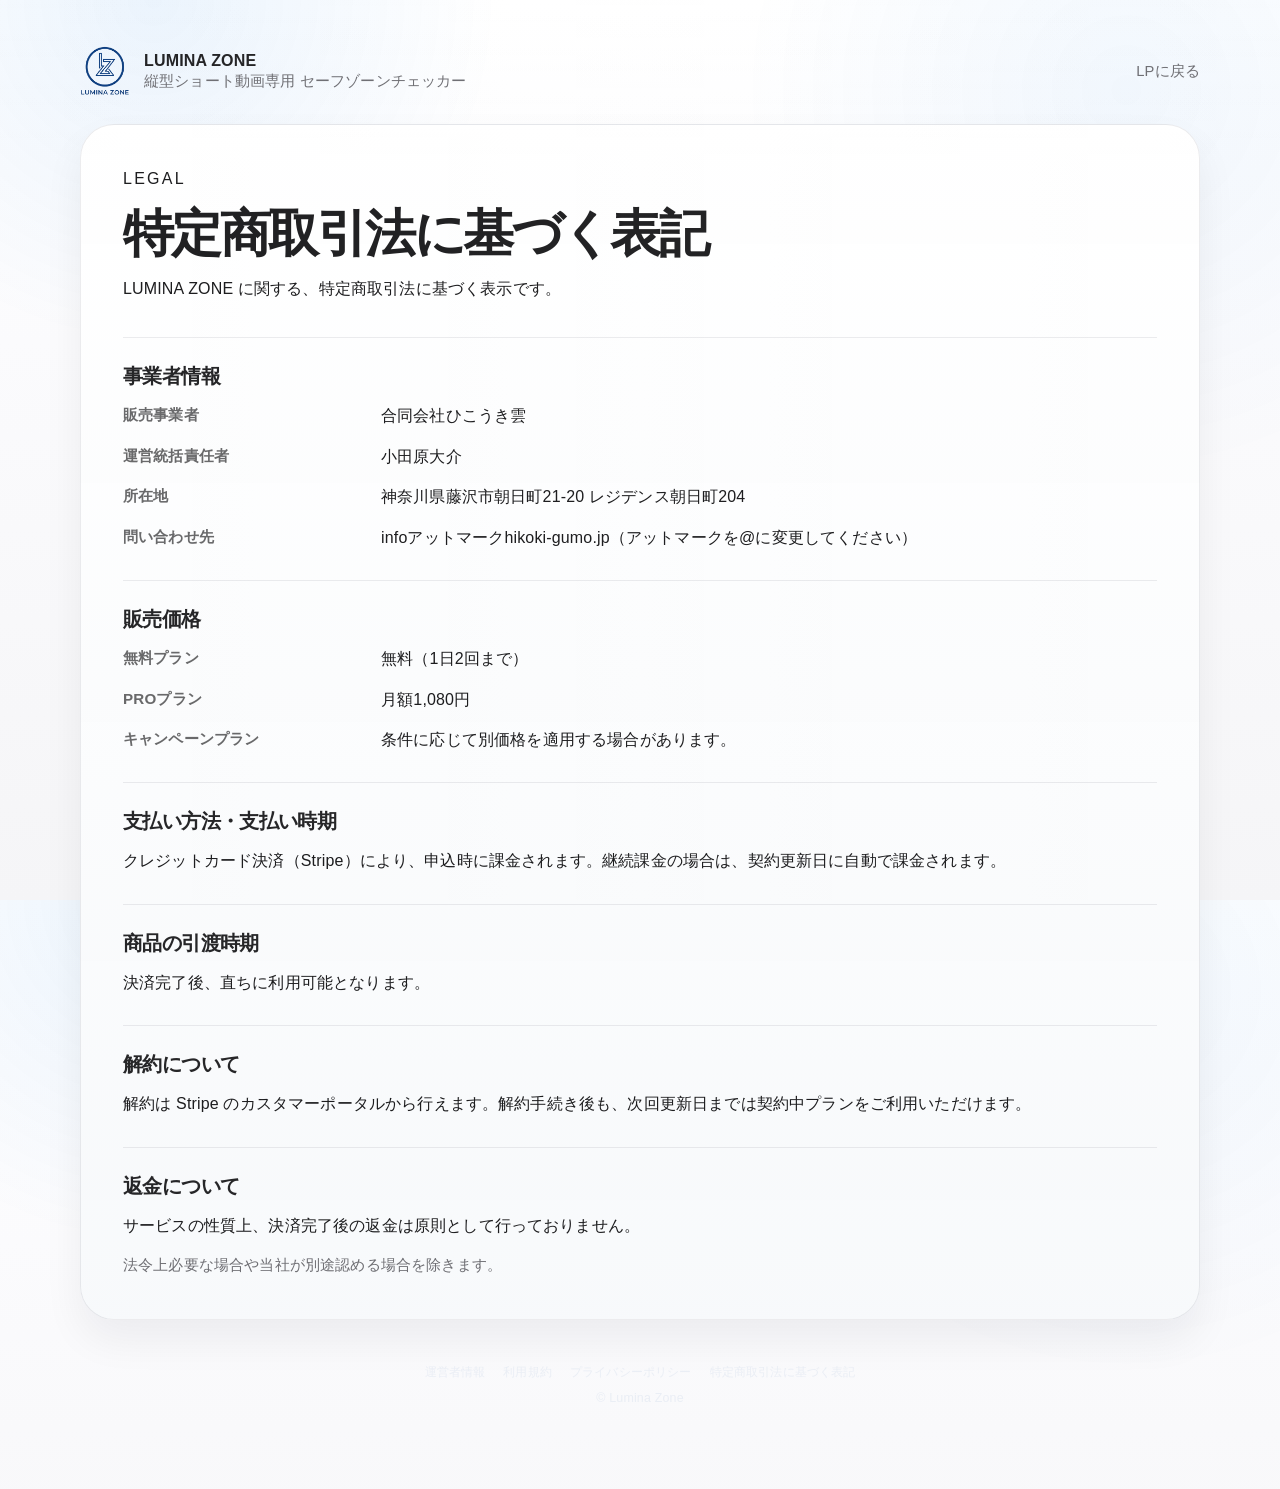
<file: legal.html>
<!DOCTYPE html>
<html lang="ja">
<head>
  <meta charset="utf-8">
  <meta name="viewport" content="width=device-width, initial-scale=1">
  <title>特定商取引法に基づく表記 | LUMINA ZONE</title>
  <meta name="description" content="LUMINA ZONE の特定商取引法に基づく表記です。">
  <link rel="stylesheet" href="style.css?v=20260409-legal-1">
</head>
<body class="legal-page">
  <div class="legal-shell">
    <header class="legal-header">
      <a href="./index.html" class="legal-brand">
        <img src="./assets/logo_new_blue.PNG" alt="LUMINA ZONE">
        <span class="legal-brand-copy">
          <strong>LUMINA ZONE</strong>
          <span>縦型ショート動画専用 セーフゾーンチェッカー</span>
        </span>
      </a>
      <a href="./index.html" class="legal-back-link">LPに戻る</a>
    </header>

    <main class="legal-card">
      <div class="legal-intro">
        <p class="legal-kicker">Legal</p>
        <h1>特定商取引法に基づく表記</h1>
        <p>LUMINA ZONE に関する、特定商取引法に基づく表示です。</p>
      </div>

      <div class="legal-sections">
        <section class="legal-section">
          <h2>事業者情報</h2>
          <dl class="legal-definition">
            <dt>販売事業者</dt>
            <dd>合同会社ひこうき雲</dd>
            <dt>運営統括責任者</dt>
            <dd>小田原大介</dd>
            <dt>所在地</dt>
            <dd>神奈川県藤沢市朝日町21-20 レジデンス朝日町204</dd>
            <dt>問い合わせ先</dt>
            <dd>infoアットマークhikoki-gumo.jp（アットマークを@に変更してください）</dd>
          </dl>
        </section>

        <section class="legal-section">
          <h2>販売価格</h2>
          <dl class="legal-definition">
            <dt>無料プラン</dt>
            <dd>無料（1日2回まで）</dd>
            <dt>PROプラン</dt>
            <dd>月額1,080円</dd>
            <dt>キャンペーンプラン</dt>
            <dd>条件に応じて別価格を適用する場合があります。</dd>
          </dl>
        </section>

        <section class="legal-section">
          <h2>支払い方法・支払い時期</h2>
          <p>クレジットカード決済（Stripe）により、申込時に課金されます。継続課金の場合は、契約更新日に自動で課金されます。</p>
        </section>

        <section class="legal-section">
          <h2>商品の引渡時期</h2>
          <p>決済完了後、直ちに利用可能となります。</p>
        </section>

        <section class="legal-section">
          <h2>解約について</h2>
          <p>解約は Stripe のカスタマーポータルから行えます。解約手続き後も、次回更新日までは契約中プランをご利用いただけます。</p>
        </section>

        <section class="legal-section">
          <h2>返金について</h2>
          <p>サービスの性質上、決済完了後の返金は原則として行っておりません。</p>
          <p class="legal-note">法令上必要な場合や当社が別途認める場合を除きます。</p>
        </section>
      </div>
    </main>

    <footer class="legal-footer landing-footer">
      <nav class="landing-footer-links" aria-label="フッターリンク">
        <a href="./company.html" target="_blank" rel="noreferrer">運営者情報</a>
        <a href="./terms.html" target="_blank" rel="noreferrer">利用規約</a>
        <a href="./privacy.html" target="_blank" rel="noreferrer">プライバシーポリシー</a>
        <a href="./legal.html" target="_blank" rel="noreferrer">特定商取引法に基づく表記</a>
      </nav>
      <span>© Lumina Zone</span>
    </footer>
  </div>
</body>
</html>
</file>
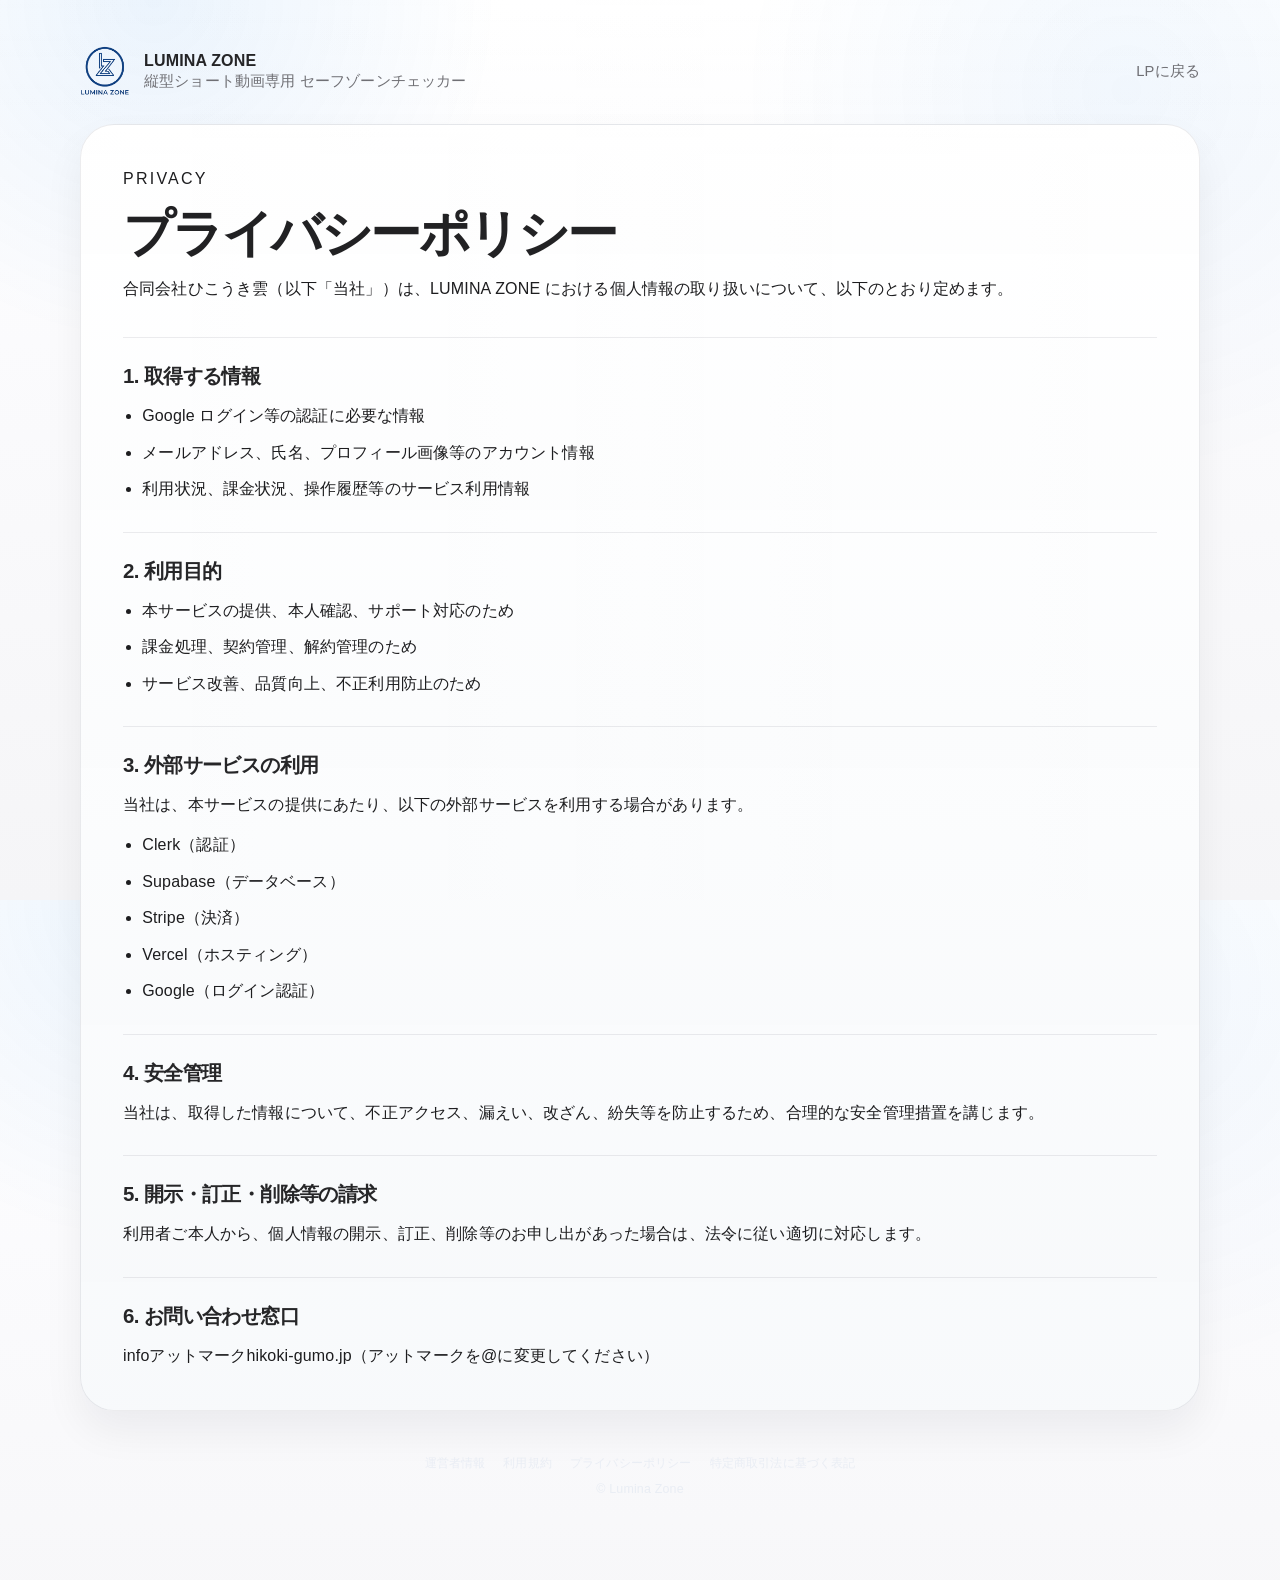
<file: privacy.html>
<!DOCTYPE html>
<html lang="ja">
<head>
  <meta charset="utf-8">
  <meta name="viewport" content="width=device-width, initial-scale=1">
  <title>プライバシーポリシー | LUMINA ZONE</title>
  <meta name="description" content="LUMINA ZONE のプライバシーポリシーです。">
  <link rel="stylesheet" href="style.css?v=20260409-legal-1">
</head>
<body class="legal-page">
  <div class="legal-shell">
    <header class="legal-header">
      <a href="./index.html" class="legal-brand">
        <img src="./assets/logo_new_blue.PNG" alt="LUMINA ZONE">
        <span class="legal-brand-copy">
          <strong>LUMINA ZONE</strong>
          <span>縦型ショート動画専用 セーフゾーンチェッカー</span>
        </span>
      </a>
      <a href="./index.html" class="legal-back-link">LPに戻る</a>
    </header>

    <main class="legal-card">
      <div class="legal-intro">
        <p class="legal-kicker">Privacy</p>
        <h1>プライバシーポリシー</h1>
        <p>合同会社ひこうき雲（以下「当社」）は、LUMINA ZONE における個人情報の取り扱いについて、以下のとおり定めます。</p>
      </div>

      <div class="legal-sections">
        <section class="legal-section">
          <h2>1. 取得する情報</h2>
          <ul class="legal-list">
            <li>Google ログイン等の認証に必要な情報</li>
            <li>メールアドレス、氏名、プロフィール画像等のアカウント情報</li>
            <li>利用状況、課金状況、操作履歴等のサービス利用情報</li>
          </ul>
        </section>

        <section class="legal-section">
          <h2>2. 利用目的</h2>
          <ul class="legal-list">
            <li>本サービスの提供、本人確認、サポート対応のため</li>
            <li>課金処理、契約管理、解約管理のため</li>
            <li>サービス改善、品質向上、不正利用防止のため</li>
          </ul>
        </section>

        <section class="legal-section">
          <h2>3. 外部サービスの利用</h2>
          <p>当社は、本サービスの提供にあたり、以下の外部サービスを利用する場合があります。</p>
          <ul class="legal-list">
            <li>Clerk（認証）</li>
            <li>Supabase（データベース）</li>
            <li>Stripe（決済）</li>
            <li>Vercel（ホスティング）</li>
            <li>Google（ログイン認証）</li>
          </ul>
        </section>

        <section class="legal-section">
          <h2>4. 安全管理</h2>
          <p>当社は、取得した情報について、不正アクセス、漏えい、改ざん、紛失等を防止するため、合理的な安全管理措置を講じます。</p>
        </section>

        <section class="legal-section">
          <h2>5. 開示・訂正・削除等の請求</h2>
          <p>利用者ご本人から、個人情報の開示、訂正、削除等のお申し出があった場合は、法令に従い適切に対応します。</p>
        </section>

        <section class="legal-section">
          <h2>6. お問い合わせ窓口</h2>
          <p>infoアットマークhikoki-gumo.jp（アットマークを@に変更してください）</p>
        </section>
      </div>
    </main>

    <footer class="legal-footer landing-footer">
      <nav class="landing-footer-links" aria-label="フッターリンク">
        <a href="./company.html" target="_blank" rel="noreferrer">運営者情報</a>
        <a href="./terms.html" target="_blank" rel="noreferrer">利用規約</a>
        <a href="./privacy.html" target="_blank" rel="noreferrer">プライバシーポリシー</a>
        <a href="./legal.html" target="_blank" rel="noreferrer">特定商取引法に基づく表記</a>
      </nav>
      <span>© Lumina Zone</span>
    </footer>
  </div>
</body>
</html>
</file>
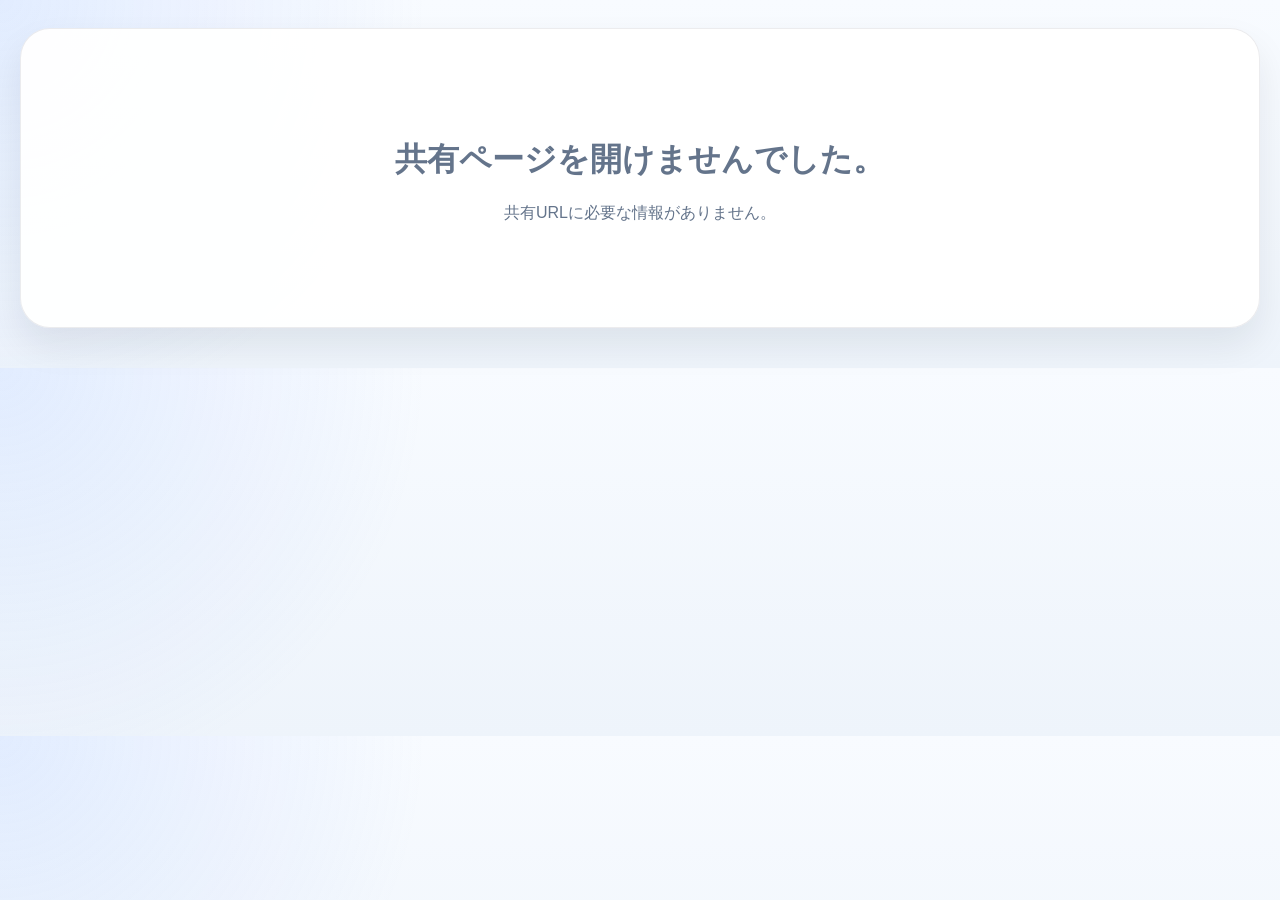
<file: share.html>
<!DOCTYPE html>
<html lang="ja">
<head>
  <meta charset="UTF-8">
  <meta name="viewport" content="width=device-width, initial-scale=1.0">
  <title>Lumina Zone | 修正指示ページ</title>
  <style>
    :root {
      --bg: #eef4fb;
      --card: rgba(255, 255, 255, 0.94);
      --line: rgba(15, 23, 42, 0.08);
      --text: #0f172a;
      --muted: #64748b;
      --blue: #7ea8ff;
      --blue-strong: #5b8cff;
      --green: #6fcf83;
      --green-strong: #49b869;
      --shadow: 0 18px 36px rgba(15, 23, 42, 0.08);
      --radius-xl: 30px;
      --radius-lg: 24px;
      --radius-md: 18px;
    }

    * { box-sizing: border-box; }
    body {
      margin: 0;
      font-family: "SF Pro Display", "Hiragino Sans", "Yu Gothic", sans-serif;
      background:
        radial-gradient(circle at top left, rgba(126, 168, 255, 0.18), transparent 32%),
        linear-gradient(180deg, #f8fbff 0%, var(--bg) 100%);
      color: var(--text);
    }

    .share-shell {
      width: min(1440px, calc(100% - 40px));
      margin: 0 auto;
      padding: 28px 0 40px;
    }

    .share-brand img {
      width: 78px;
      height: 78px;
      object-fit: cover;
      object-position: center top;
      display: block;
    }

    .share-button {
      border: 1px solid rgba(15, 23, 42, 0.06);
      border-radius: 999px;
      padding: 16px 28px;
      font-size: 1rem;
      font-weight: 800;
      cursor: pointer;
      transition: transform 180ms ease, box-shadow 180ms ease, opacity 180ms ease;
      box-shadow: 0 10px 22px rgba(15, 23, 42, 0.06);
    }

    .share-button:hover { transform: translateY(-1px); }
    .share-button:disabled { opacity: 0.6; cursor: progress; }
    .share-button--copy { background: linear-gradient(180deg, var(--green), var(--green-strong)); color: #fff; }
    .share-button--ghost { background: #fff; color: var(--text); }

    .share-header {
      background: var(--card);
      border: 1px solid var(--line);
      border-radius: var(--radius-xl);
      box-shadow: var(--shadow);
      padding: 18px 22px;
      margin-bottom: 18px;
      display: flex;
      align-items: center;
      justify-content: space-between;
      gap: 18px;
    }

    .share-header-main {
      display: flex;
      align-items: center;
      gap: 18px;
      min-width: 0;
      flex: 1 1 auto;
    }

    .share-header-copy {
      min-width: 0;
      flex: 1 1 auto;
    }

    .share-header-actions {
      display: flex;
      flex-direction: column;
      align-items: flex-end;
      gap: 8px;
      flex: 0 0 auto;
    }

    .share-file {
      margin: 0 0 8px;
      font-size: clamp(1.35rem, 2vw, 2rem);
      font-weight: 800;
      letter-spacing: -0.02em;
    }

    .share-meta {
      display: flex;
      align-items: center;
      flex-wrap: wrap;
      gap: 10px;
      color: var(--muted);
      font-size: 1.08rem;
      font-weight: 600;
    }

    .share-expiry-note {
      margin: 0;
      color: #64748b;
      font-size: 0.9rem;
      line-height: 1.55;
      font-weight: 600;
      text-align: right;
    }

    .share-meta-item {
      display: inline-flex;
      align-items: center;
      gap: 8px;
    }

    .share-meta-label {
      font-size: 0.9rem;
      color: #94a3b8;
      font-weight: 700;
    }

    .share-meta-divider {
      color: rgba(100, 116, 139, 0.55);
      font-weight: 700;
    }

    .share-platforms {
      display: inline-flex;
      align-items: center;
      gap: 7px;
    }

    .share-platform-icon {
      width: 24px;
      height: 24px;
      border-radius: 999px;
      display: inline-flex;
      align-items: center;
      justify-content: center;
      color: #fff;
      font-size: 0.72rem;
      font-weight: 800;
      overflow: hidden;
    }

    .share-platform-svg {
      width: 13px;
      height: 13px;
      fill: currentColor;
      overflow: visible;
    }

    .share-platform-icon--tiktok { background: linear-gradient(180deg, #132531, #0f172a 74%); }
    .share-platform-icon--reels { background: radial-gradient(circle at 30% 107%, #fdf497 0%, #fdf497 7%, #fd5949 34%, #d6249f 61%, #285aeb 100%); }
    .share-platform-icon--shorts { background: linear-gradient(180deg, #ff4d67, #ff2d55); }
    .share-platform-icon--all { background: linear-gradient(180deg, #5fe172, #34c759); }
    .share-platform-icon--tiktok .tiktok-cyan { fill: #25f4ee; }
    .share-platform-icon--tiktok .tiktok-red { fill: #fe2c55; }
    .share-platform-icon--tiktok .tiktok-main { fill: #ffffff; }

    .share-layout {
      display: grid;
      grid-template-columns: minmax(0, 58%) minmax(340px, 42%);
      gap: 18px;
    }

    .share-card {
      background: var(--card);
      border: 1px solid var(--line);
      border-radius: var(--radius-xl);
      box-shadow: var(--shadow);
    }

    .share-preview-card {
      padding: 22px;
    }

    .share-preview-legend {
      display: flex;
      justify-content: center;
      gap: 8px;
      margin-bottom: 14px;
    }

    .share-preview-legend-item {
      display: inline-flex;
      align-items: center;
      gap: 8px;
      min-height: 30px;
      padding: 0 13px;
      border-radius: 999px;
      background: rgba(15, 23, 42, 0.78);
      color: #ffffff;
      font-size: 0.82rem;
      font-weight: 800;
      box-shadow: 0 10px 22px rgba(15, 23, 42, 0.12);
    }

    .share-preview-legend-item i {
      width: 9px;
      height: 9px;
      border-radius: 999px;
      display: inline-block;
    }

    .share-preview-legend-item--high i { background: #ff4d67; }
    .share-preview-legend-item--caution i { background: #67e8f9; }

    .share-preview-shell {
      background: #f8fbff;
      border: 1px solid rgba(37, 99, 235, 0.1);
      border-radius: 24px;
      padding: 18px;
    }

    .share-preview-media {
      position: relative;
      min-height: 500px;
      display: flex;
      align-items: center;
      justify-content: center;
      overflow: hidden;
    }

    .share-preview-image {
      width: auto;
      height: auto;
      max-width: min(100%, 392px);
      max-height: 646px;
      object-fit: contain;
      border-radius: 24px;
      box-shadow: 0 18px 32px rgba(15, 23, 42, 0.14);
      display: block;
    }

    .share-pin-layer {
      position: absolute;
      left: 0;
      top: 0;
      width: 0;
      height: 0;
      pointer-events: none;
    }

    .share-pin {
      position: absolute;
      transform: translate(-50%, -50%);
      width: 42px;
      height: 42px;
      border-radius: 999px;
      border: 4px solid rgba(255,255,255,0.92);
      color: #fff;
      font-size: 1rem;
      font-weight: 900;
      display: inline-flex;
      align-items: center;
      justify-content: center;
      box-shadow: 0 14px 26px rgba(15, 23, 42, 0.18);
      opacity: 0.45;
      transition: transform 180ms ease, opacity 180ms ease, box-shadow 180ms ease;
    }

    .share-pin.is-active {
      opacity: 1;
      transform: translate(-50%, -50%) scale(1.08);
      box-shadow: 0 0 0 10px rgba(91, 140, 255, 0.15), 0 18px 30px rgba(15, 23, 42, 0.2);
    }

    .share-pin--high { background: #e8554c; }
    .share-pin--medium { background: #f2ab34; }
    .share-pin--low { background: #64748b; }

    .share-preview-nav {
      display: flex;
      align-items: center;
      justify-content: center;
      gap: 12px;
      margin-top: 16px;
    }

    .share-preview-nav button {
      border: 1px solid var(--line);
      background: #fff;
      border-radius: 999px;
      padding: 10px 18px;
      font-weight: 700;
      cursor: pointer;
    }

    .share-preview-nav button:disabled { opacity: 0.4; cursor: default; }
    .share-preview-nav strong { font-size: 0.92rem; color: var(--muted); }

    .share-panel {
      padding: 18px;
      display: flex;
      flex-direction: column;
      min-height: 100%;
    }

    .share-panel-header {
      display: flex;
      align-items: center;
      justify-content: space-between;
      gap: 12px;
      margin-bottom: 14px;
    }

    .share-panel-title {
      margin: 0;
      font-size: 1rem;
      font-weight: 800;
    }

    .share-panel-count {
      color: var(--muted);
      font-size: 0.85rem;
      font-weight: 700;
    }

    .share-instruction-list {
      display: flex;
      flex-direction: column;
      gap: 12px;
    }

    .share-instruction {
      width: 100%;
      border: 1px solid rgba(15, 23, 42, 0.08);
      background: #fff;
      border-radius: 20px;
      padding: 14px 16px;
      text-align: left;
      cursor: pointer;
      transition: transform 180ms ease, box-shadow 180ms ease, border-color 180ms ease;
    }

    .share-instruction:hover,
    .share-instruction.is-active {
      transform: translateY(-1px);
      box-shadow: 0 14px 24px rgba(15, 23, 42, 0.08);
      border-color: rgba(91, 140, 255, 0.28);
    }

    .share-instruction-head {
      display: flex;
      align-items: center;
      justify-content: space-between;
      gap: 10px;
      margin-bottom: 8px;
    }

    .share-instruction-main {
      display: inline-flex;
      align-items: center;
      gap: 10px;
      min-width: 0;
    }

    .share-no-badge {
      width: 34px;
      height: 34px;
      border-radius: 999px;
      display: inline-flex;
      align-items: center;
      justify-content: center;
      color: #fff;
      font-weight: 900;
      flex: 0 0 auto;
    }

    .share-no-badge--high { background: #e8554c; }
    .share-no-badge--medium { background: #f2ab34; }
    .share-no-badge--low { background: #64748b; }

    .share-time {
      font-size: 1rem;
      font-weight: 800;
    }

    .share-position {
      color: var(--muted);
      font-size: 0.86rem;
      font-weight: 600;
    }

    .share-status {
      appearance: none;
      border: 1px solid transparent;
      border-radius: 999px;
      padding: 8px 12px;
      font-size: 0.74rem;
      font-weight: 800;
      cursor: pointer;
      display: inline-flex;
      align-items: center;
      gap: 7px;
      transition: transform 180ms ease, box-shadow 180ms ease;
    }

    .share-status:hover { transform: translateY(-2px); box-shadow: 0 10px 20px rgba(15, 23, 42, 0.1); }
    .share-status-icon {
      width: 16px;
      height: 16px;
      border-radius: 999px;
      background: rgba(255,255,255,0.58);
      display: inline-flex;
      align-items: center;
      justify-content: center;
      font-size: 0.76rem;
      opacity: 0.82;
    }

    .share-status--pending { background: rgba(71,85,105,0.12); border-color: rgba(71,85,105,0.2); color: #475569; }
    .share-status--done { background: rgba(22,163,74,0.14); border-color: rgba(22,163,74,0.24); color: #166534; }

    .share-note {
      background: rgba(245, 158, 11, 0.08);
      border-radius: 16px;
      padding: 12px 14px;
      color: #1f2937;
    }

    .share-note span {
      display: block;
      color: var(--muted);
      font-size: 0.72rem;
      font-weight: 700;
      margin-bottom: 4px;
    }

    .share-note p {
      margin: 0;
      line-height: 1.5;
      font-size: 0.93rem;
      font-weight: 600;
    }

    .share-state {
      min-height: 300px;
      display: grid;
      place-items: center;
      text-align: center;
      color: var(--muted);
      padding: 32px;
      background: var(--card);
      border: 1px solid var(--line);
      border-radius: var(--radius-xl);
      box-shadow: var(--shadow);
    }

    .share-hidden { display: none !important; }

    body.is-embed {
      background: transparent;
      overflow: hidden;
    }

    body.is-embed .share-shell {
      width: 100%;
      padding: 0;
    }

    body.is-embed .share-header {
      margin-bottom: 12px;
      padding: 14px 18px;
    }

    body.is-embed #shareCopyButton {
      display: none;
    }

    body.is-embed .share-layout {
      grid-template-columns: minmax(0, 58%) minmax(320px, 42%);
      gap: 14px;
    }

    body.is-embed .share-brand img {
      width: 66px;
      height: 66px;
    }

    body.is-embed .share-file {
      margin-bottom: 6px;
      font-size: clamp(1.2rem, 1.8vw, 1.7rem);
    }

    body.is-embed .share-meta {
      font-size: 0.98rem;
      gap: 8px;
    }

    body.is-embed .share-meta-label {
      font-size: 0.82rem;
    }

    body.is-embed .share-expiry-note {
      font-size: 0.82rem;
    }

    body.is-embed .share-preview-card,
    body.is-embed .share-panel {
      padding: 14px;
    }

    body.is-embed .share-preview-legend {
      margin-bottom: 10px;
    }

    body.is-embed .share-preview-shell {
      padding: 14px;
    }

    body.is-embed .share-preview-media {
      min-height: 640px;
    }

    body.is-embed .share-preview-image {
      max-height: 620px;
    }

    body.is-embed .share-preview-nav {
      margin-top: 12px;
    }

    body.is-embed .share-instruction-list {
      gap: 10px;
    }

    body.is-embed .share-instruction {
      padding: 12px 14px;
      border-radius: 18px;
    }

    body.is-embed .share-note {
      padding: 10px 12px;
    }

    body.is-embed .share-note p {
      font-size: 0.88rem;
      line-height: 1.45;
    }

    @media (max-width: 980px) {
      .share-shell { width: min(100% - 28px, 980px); padding-top: 20px; }
      .share-header {
        flex-direction: column;
        align-items: stretch;
      }
      .share-header-main {
        align-items: flex-start;
      }
      .share-brand img { width: 68px; height: 68px; }
      .share-header-actions { align-items: stretch; }
      .share-header .share-button { width: 100%; }
      .share-expiry-note { text-align: left; }
      .share-layout { grid-template-columns: 1fr; }
      .share-preview-media { min-height: 360px; }
    }
  </style>
</head>
<body>
  <div class="share-shell">
    <div id="shareLoading" class="share-state">共有ページを読み込んでいます…</div>
    <div id="shareExpired" class="share-state share-hidden">
      <div>
        <h1>この共有URLの有効期限は切れています。</h1>
        <p>共有URLは発行日から7日後に失効します。必要な場合は、もう一度共有URLを発行してください。</p>
      </div>
    </div>
    <div id="shareError" class="share-state share-hidden">
      <div>
        <h1>共有ページを開けませんでした。</h1>
        <p id="shareErrorCopy">URLをご確認のうえ、再度お試しください。</p>
      </div>
    </div>

    <div id="shareApp" class="share-hidden">
      <header class="share-header">
        <div class="share-header-main">
          <div class="share-brand">
            <img src="./assets/logo_new_blue.PNG" alt="Lumina Zone">
          </div>
          <div class="share-header-copy">
            <h1 id="shareFileName" class="share-file">--</h1>
            <div id="shareMeta" class="share-meta"></div>
          </div>
        </div>
        <div class="share-header-actions">
          <button id="shareCopyButton" class="share-button share-button--copy" type="button">共有URLをコピー</button>
          <p id="shareExpiryNote" class="share-expiry-note"></p>
        </div>
      </header>

      <main class="share-layout">
        <section class="share-card share-preview-card">
          <div class="share-preview-legend" aria-label="表示エリアの凡例">
            <span class="share-preview-legend-item share-preview-legend-item--high"><i></i>完全NG</span>
            <span class="share-preview-legend-item share-preview-legend-item--caution"><i></i>危険</span>
          </div>
          <div class="share-preview-shell">
            <div class="share-preview-media">
              <img id="sharePreviewImage" class="share-preview-image" alt="共有プレビュー">
              <div id="sharePinLayer" class="share-pin-layer"></div>
            </div>
          </div>
          <div class="share-preview-nav">
            <button id="sharePrevButton" type="button">前へ</button>
            <strong><span id="shareCurrentIndex">1</span> / <span id="shareTotalCount">1</span></strong>
            <button id="shareNextButton" type="button">次へ</button>
          </div>
        </section>

        <aside class="share-card share-panel">
          <div class="share-panel-header">
            <h2 class="share-panel-title">修正指示</h2>
            <div id="shareInstructionCount" class="share-panel-count">0件</div>
          </div>
          <div id="shareInstructionList" class="share-instruction-list"></div>
        </aside>
      </main>
    </div>
  </div>

  <script src="./share.js?v=20260422-permanent-sample-1"></script>
</body>
</html>
</file>
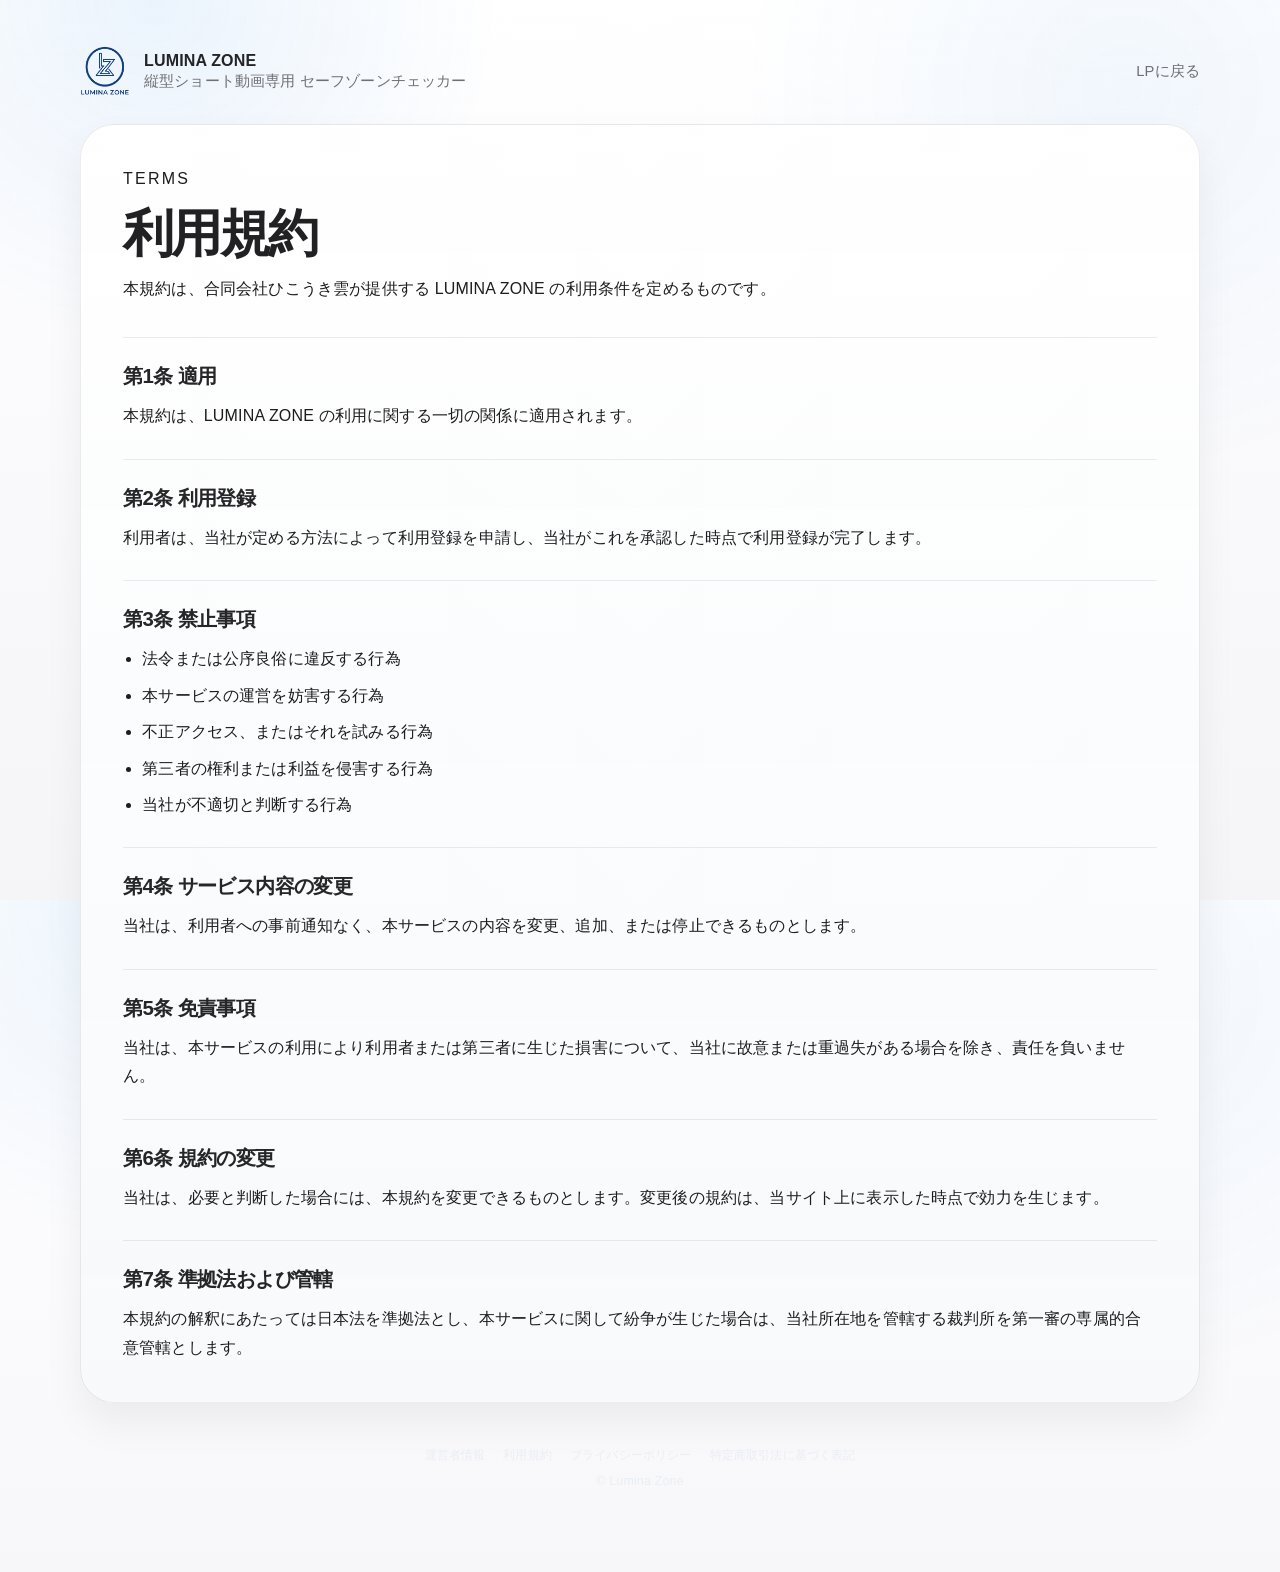
<file: terms.html>
<!DOCTYPE html>
<html lang="ja">
<head>
  <meta charset="utf-8">
  <meta name="viewport" content="width=device-width, initial-scale=1">
  <title>利用規約 | LUMINA ZONE</title>
  <meta name="description" content="LUMINA ZONE の利用規約です。">
  <link rel="stylesheet" href="style.css?v=20260409-legal-1">
</head>
<body class="legal-page">
  <div class="legal-shell">
    <header class="legal-header">
      <a href="./index.html" class="legal-brand">
        <img src="./assets/logo_new_blue.PNG" alt="LUMINA ZONE">
        <span class="legal-brand-copy">
          <strong>LUMINA ZONE</strong>
          <span>縦型ショート動画専用 セーフゾーンチェッカー</span>
        </span>
      </a>
      <a href="./index.html" class="legal-back-link">LPに戻る</a>
    </header>

    <main class="legal-card">
      <div class="legal-intro">
        <p class="legal-kicker">Terms</p>
        <h1>利用規約</h1>
        <p>本規約は、合同会社ひこうき雲が提供する LUMINA ZONE の利用条件を定めるものです。</p>
      </div>

      <div class="legal-sections">
        <section class="legal-section">
          <h2>第1条 適用</h2>
          <p>本規約は、LUMINA ZONE の利用に関する一切の関係に適用されます。</p>
        </section>

        <section class="legal-section">
          <h2>第2条 利用登録</h2>
          <p>利用者は、当社が定める方法によって利用登録を申請し、当社がこれを承認した時点で利用登録が完了します。</p>
        </section>

        <section class="legal-section">
          <h2>第3条 禁止事項</h2>
          <ul class="legal-list">
            <li>法令または公序良俗に違反する行為</li>
            <li>本サービスの運営を妨害する行為</li>
            <li>不正アクセス、またはそれを試みる行為</li>
            <li>第三者の権利または利益を侵害する行為</li>
            <li>当社が不適切と判断する行為</li>
          </ul>
        </section>

        <section class="legal-section">
          <h2>第4条 サービス内容の変更</h2>
          <p>当社は、利用者への事前通知なく、本サービスの内容を変更、追加、または停止できるものとします。</p>
        </section>

        <section class="legal-section">
          <h2>第5条 免責事項</h2>
          <p>当社は、本サービスの利用により利用者または第三者に生じた損害について、当社に故意または重過失がある場合を除き、責任を負いません。</p>
        </section>

        <section class="legal-section">
          <h2>第6条 規約の変更</h2>
          <p>当社は、必要と判断した場合には、本規約を変更できるものとします。変更後の規約は、当サイト上に表示した時点で効力を生じます。</p>
        </section>

        <section class="legal-section">
          <h2>第7条 準拠法および管轄</h2>
          <p>本規約の解釈にあたっては日本法を準拠法とし、本サービスに関して紛争が生じた場合は、当社所在地を管轄する裁判所を第一審の専属的合意管轄とします。</p>
        </section>
      </div>
    </main>

    <footer class="legal-footer landing-footer">
      <nav class="landing-footer-links" aria-label="フッターリンク">
        <a href="./company.html" target="_blank" rel="noreferrer">運営者情報</a>
        <a href="./terms.html" target="_blank" rel="noreferrer">利用規約</a>
        <a href="./privacy.html" target="_blank" rel="noreferrer">プライバシーポリシー</a>
        <a href="./legal.html" target="_blank" rel="noreferrer">特定商取引法に基づく表記</a>
      </nav>
      <span>© Lumina Zone</span>
    </footer>
  </div>
</body>
</html>
</file>
<file: style.css>
:root {
  --bg-base: #070709;
  --bg-depth: #111116;
  --panel-surface: rgba(15, 15, 20, 0.92);
  --panel-card: rgba(22, 22, 29, 0.9);
  --panel-border: rgba(255, 255, 255, 0.07);
  --text-primary: #f0ece6;
  --text-secondary: rgba(240, 236, 230, 0.74);
  --text-muted: rgba(240, 236, 230, 0.48);
  --gold: #0a84ff;
  --gold-bright: #d8ebff;
  --gold-soft: rgba(10, 132, 255, 0.18);
  --gold-line: rgba(10, 132, 255, 0.26);
  --danger-base: rgba(201, 48, 48, 0.62);
  --danger-soft: rgba(201, 48, 48, 0.14);
  --success-glow: rgba(64, 181, 111, 0.24);
  --shadow-panel: 0 30px 80px rgba(0, 0, 0, 0.3);
  --shadow-card: 0 18px 38px rgba(0, 0, 0, 0.22);
  --radius-xl: 30px;
  --radius-lg: 24px;
  --radius-md: 18px;
  --radius-sm: 14px;
  --shell-padding: clamp(12px, 1.2vw, 20px);
  --panel-gap: clamp(12px, 0.9vw, 18px);
  --mode-accent: var(--gold);
  --mode-accent-secondary: var(--gold-bright);
  --mode-accent-soft: var(--gold-soft);
  --mode-accent-strong: rgba(125, 192, 255, 0.94);
  --mode-danger-strong: var(--danger-base);
  --mode-danger-soft: var(--danger-soft);
  --mode-ghost: rgba(255, 246, 227, 0.28);
  --landing-about-before-image: url("./assets/about-before.png");
  --landing-demo-image: url("./assets/hero-example.png");
  --landing-report-image: url("./assets/report-example.png");
}

*,
*::before,
*::after {
  box-sizing: border-box;
}

html,
body {
  height: 100%;
}

html {
  color-scheme: dark;
}

body {
  margin: 0;
  overflow: hidden;
  background:
    radial-gradient(circle at 12% 0%, rgba(10, 132, 255, 0.11), transparent 25%),
    radial-gradient(circle at 100% 100%, rgba(255, 255, 255, 0.05), transparent 18%),
    linear-gradient(145deg, #050506 0%, var(--bg-base) 42%, var(--bg-depth) 100%);
  color: var(--text-primary);
  font-family: "SF Pro Display", "Helvetica Neue", "Segoe UI", sans-serif;
  font-weight: 300;
  letter-spacing: 0.01em;
}

body::before {
  content: "";
  position: fixed;
  inset: 0;
  pointer-events: none;
  background:
    linear-gradient(180deg, rgba(255, 255, 255, 0.04), transparent 18%),
    linear-gradient(90deg, transparent 0%, rgba(255, 255, 255, 0.02) 50%, transparent 100%);
  opacity: 0.64;
}

button,
input {
  font: inherit;
}

button {
  cursor: pointer;
}

a {
  color: inherit;
  text-decoration: none;
}

img {
  display: block;
  max-width: 100%;
}

body.landing-page {
  overflow: auto;
  overflow-x: hidden;
  overflow-x: clip;
  min-height: 100%;
  background:
    radial-gradient(circle at 10% 0%, rgba(10, 132, 255, 0.16), transparent 24%),
    radial-gradient(circle at 100% 10%, rgba(94, 92, 230, 0.14), transparent 22%),
    linear-gradient(180deg, #050608 0%, #08090d 28%, #0d0f15 100%);
}

body.landing-page::before {
  opacity: 0.84;
  background:
    radial-gradient(circle at top center, rgba(255, 255, 255, 0.05), transparent 28%),
    linear-gradient(180deg, rgba(255, 255, 255, 0.03), transparent 16%);
}

body.login-page {
  overflow: auto;
  min-height: 100%;
  background:
    radial-gradient(circle at 18% 4%, rgba(76, 142, 255, 0.11), transparent 24%),
    radial-gradient(circle at 82% 10%, rgba(112, 110, 244, 0.08), transparent 28%),
    linear-gradient(180deg, #ffffff 0%, #f8f8fa 38%, #f5f5f7 100%);
  color: rgb(29, 29, 31);
}

body.login-page::before {
  opacity: 0.72;
  background:
    radial-gradient(circle at top center, rgba(255, 255, 255, 0.8), transparent 28%),
    linear-gradient(180deg, rgba(255, 255, 255, 0.56), transparent 18%);
}

body.login-page::after {
  content: "";
  position: fixed;
  inset: -12%;
  pointer-events: none;
  background:
    radial-gradient(circle at 22% 28%, rgba(125, 192, 255, 0.08), transparent 28%),
    radial-gradient(circle at 80% 18%, rgba(125, 192, 255, 0.04), transparent 22%),
    radial-gradient(circle at 60% 78%, rgba(94, 92, 230, 0.04), transparent 24%);
  filter: blur(18px);
  opacity: 0.7;
  animation: loginAurora 18s ease-in-out infinite alternate;
}

@keyframes loginAurora {
  0% {
    transform: translate3d(0, 0, 0) scale(1);
  }
  100% {
    transform: translate3d(1.5%, -2%, 0) scale(1.04);
  }
}

.login-shell {
  width: min(980px, calc(100% - 48px));
  margin: 0 auto;
  padding: 32px 0 64px;
  position: relative;
  z-index: 1;
}

.login-main {
  min-height: calc(100vh - 64px);
  display: grid;
  align-items: center;
}

.login-panel {
  display: grid;
  gap: 24px;
  padding: 34px;
  overflow: hidden;
  border: 1px solid rgba(29, 29, 31, 0.08);
  background:
    linear-gradient(180deg, rgba(255, 255, 255, 0.98), rgba(252, 252, 253, 0.98)),
    radial-gradient(circle at top right, rgba(125, 192, 255, 0.08), transparent 28%),
    #ffffff;
  box-shadow:
    0 22px 56px rgba(15, 23, 42, 0.08),
    inset 0 1px 0 rgba(255, 255, 255, 0.8);
}

.login-panel::before {
  content: "";
  position: absolute;
  inset: 0;
  pointer-events: none;
  background:
    radial-gradient(circle at top right, rgba(125, 192, 255, 0.1), transparent 28%),
    radial-gradient(circle at 18% 12%, rgba(255, 255, 255, 0.48), transparent 22%);
  opacity: 0.82;
}

.login-panel > * {
  position: relative;
  z-index: 1;
}

.login-panel-brand {
  gap: 14px;
  width: fit-content;
  text-decoration: none;
}

.login-panel-brand-mark {
  width: 112px;
}

.login-panel-brand-meta {
  color: rgba(29, 29, 31, 0.6);
  font-size: 0.8rem;
  font-weight: 600;
  line-height: 1.45;
  letter-spacing: 0.035em;
}

.login-copy {
  display: grid;
  gap: 14px;
  align-content: start;
  max-width: 42rem;
}

.login-copy h1 {
  margin: 0;
  color: rgb(29, 29, 31);
  font-size: clamp(2.25rem, 4vw, 3.7rem);
  line-height: 0.98;
  letter-spacing: -0.04em;
  font-weight: 600;
}

.login-gradient {
  background: linear-gradient(90deg, rgba(164, 212, 255, 0.98) 0%, rgba(74, 163, 255, 0.98) 52%, rgba(112, 110, 244, 0.94) 100%);
  -webkit-background-clip: text;
  background-clip: text;
  color: transparent;
}

.login-benefit-line {
  margin: 0;
  color: rgba(29, 29, 31, 0.76);
  font-size: 1.04rem;
  font-weight: 560;
  line-height: 1.55;
  text-wrap: balance;
}

.auth-panel {
  display: grid;
  gap: 12px;
  width: min(100%, 420px);
  padding: 18px 18px 18px;
  border-radius: 24px;
  border: 1px solid rgba(29, 29, 31, 0.08);
  background:
    linear-gradient(180deg, rgba(255, 255, 255, 0.98), rgba(247, 247, 249, 0.98)),
    radial-gradient(circle at top right, rgba(125, 192, 255, 0.09), transparent 42%),
    rgba(255, 255, 255, 0.94);
  box-shadow:
    inset 0 1px 0 rgba(255, 255, 255, 0.82),
    0 18px 34px rgba(15, 23, 42, 0.08);
}

.auth-panel-login {
  align-self: start;
  width: 100%;
  max-width: none;
  justify-self: stretch;
  padding: 0;
  border: 0;
  background: transparent;
  box-shadow: none;
}

.auth-state {
  display: grid;
  gap: 12px;
}

.auth-state[hidden] {
  display: none;
}

.auth-copy {
  margin: 0;
  color: rgba(29, 29, 31, 0.72);
  font-size: 0.95rem;
  font-weight: 500;
  line-height: 1.6;
}

.auth-copy-subtle {
  color: rgba(110, 110, 115, 0.9);
}

.auth-signin-button,
.auth-signout-button,
.auth-return-button {
  width: 100%;
  justify-content: center;
}

.google-signin-button {
  display: inline-flex;
  align-items: center;
  justify-content: center;
  gap: 12px;
  width: 100%;
  min-height: 52px;
  padding: 0 18px;
  border-radius: 16px;
  border: 1px solid rgba(15, 23, 42, 0.08);
  background: #ffffff;
  color: #202124;
  font-size: 0.98rem;
  font-weight: 560;
  letter-spacing: -0.01em;
  box-shadow:
    0 12px 28px rgba(0, 0, 0, 0.18),
    0 1px 0 rgba(255, 255, 255, 0.18);
  transition:
    transform 180ms ease,
    box-shadow 180ms ease,
    opacity 180ms ease;
}

.google-signin-button:hover {
  transform: translateY(-1px);
  box-shadow:
    0 16px 30px rgba(0, 0, 0, 0.22),
    0 1px 0 rgba(255, 255, 255, 0.2);
}

.google-signin-button:disabled {
  opacity: 0.56;
  cursor: not-allowed;
  transform: none;
  box-shadow:
    0 8px 18px rgba(0, 0, 0, 0.14),
    0 1px 0 rgba(255, 255, 255, 0.16);
}

.google-signin-button-mark {
  display: inline-flex;
  width: 20px;
  height: 20px;
  flex: 0 0 auto;
}

.google-signin-button-label {
  display: inline-flex;
  align-items: center;
}

.auth-user {
  display: flex;
  align-items: center;
  gap: 12px;
  min-width: 0;
}

.auth-avatar {
  display: inline-flex;
  align-items: center;
  justify-content: center;
  width: 42px;
  height: 42px;
  border-radius: 999px;
  border: 1px solid rgba(0, 113, 227, 0.14);
  background:
    linear-gradient(180deg, rgba(255, 255, 255, 0.1), rgba(255, 255, 255, 0.03)),
    linear-gradient(135deg, rgba(125, 192, 255, 0.22), rgba(94, 92, 230, 0.18)),
    rgba(255, 255, 255, 0.03);
  color: rgb(29, 29, 31);
  font-size: 0.9rem;
  font-weight: 600;
  letter-spacing: 0.02em;
  flex: 0 0 auto;
  overflow: hidden;
}

.auth-avatar img {
  width: 100%;
  height: 100%;
  object-fit: cover;
  display: block;
}

.auth-user-copy {
  display: grid;
  gap: 2px;
  min-width: 0;
}

.auth-user-copy strong {
  color: rgb(29, 29, 31);
  font-size: 0.92rem;
  font-weight: 600;
  line-height: 1.2;
}

.auth-user-copy span {
  color: rgba(110, 110, 115, 0.92);
  font-size: 0.76rem;
  line-height: 1.35;
  word-break: break-all;
}

.auth-action-stack {
  display: grid;
  gap: 10px;
}

.login-choice-grid {
  display: grid;
  grid-template-columns: repeat(3, minmax(0, 1fr));
  gap: 16px;
}

.login-choice-card {
  display: grid;
  gap: 11px;
  padding: 18px;
  border-radius: 20px;
  border: 1px solid rgba(29, 29, 31, 0.08);
  background:
    linear-gradient(180deg, rgba(255, 255, 255, 0.98), rgba(246, 247, 250, 0.98)),
    rgba(255, 255, 255, 0.96);
  box-shadow:
    inset 0 1px 0 rgba(255, 255, 255, 0.8),
    0 10px 24px rgba(15, 23, 42, 0.06);
}

.login-choice-card.is-pro {
  border-color: rgba(96, 166, 255, 0.24);
  background:
    linear-gradient(180deg, rgba(236, 246, 255, 0.98), rgba(228, 241, 255, 0.98)),
    rgba(234, 244, 255, 0.96);
  box-shadow:
    inset 0 1px 0 rgba(255, 255, 255, 0.88),
    0 14px 28px rgba(41, 119, 244, 0.1);
}

.login-choice-card.is-business {
  border-color: rgba(15, 23, 42, 0.12);
  background:
    radial-gradient(circle at 88% 0%, rgba(56, 189, 248, 0.1), transparent 34%),
    linear-gradient(180deg, rgba(248, 251, 255, 0.99), rgba(241, 246, 252, 0.98)),
    rgba(248, 251, 255, 0.96);
  box-shadow:
    inset 0 1px 0 rgba(255, 255, 255, 0.88),
    0 14px 28px rgba(15, 23, 42, 0.08);
}

.login-choice-badge {
  display: inline-flex;
  align-items: center;
  justify-content: center;
  width: fit-content;
  min-width: 52px;
  padding: 6px 10px;
  border-radius: 999px;
  border: 1px solid rgba(29, 29, 31, 0.08);
  background: rgba(245, 247, 250, 0.96);
  color: rgba(29, 29, 31, 0.62);
  font-size: 0.76rem;
  font-weight: 700;
  letter-spacing: 0.12em;
}

.login-choice-card.is-pro .login-choice-badge {
  border-color: rgba(96, 166, 255, 0.22);
  background: rgba(96, 166, 255, 0.12);
  color: rgba(27, 110, 230, 0.9);
}

.login-choice-card.is-business .login-choice-badge {
  border-color: rgba(15, 23, 42, 0.12);
  background: rgba(15, 23, 42, 0.06);
  color: rgba(15, 23, 42, 0.78);
}

.login-choice-card h3 {
  margin: 0;
  color: rgb(29, 29, 31);
  font-size: 1.05rem;
  font-weight: 650;
  line-height: 1.2;
}

.login-choice-meta {
  margin: 0;
  color: rgba(125, 192, 255, 0.96);
  font-size: 0.92rem;
  font-weight: 650;
  line-height: 1.3;
}

.login-choice-card.is-pro .login-choice-meta {
  color: #bf4800;
}

.login-choice-card.is-business .login-choice-meta {
  color: #0f766e;
}

.login-choice-copy {
  margin: 0;
  color: rgba(29, 29, 31, 0.68);
  font-size: 0.86rem;
  font-weight: 520;
  line-height: 1.5;
}

.login-choice-offer-box {
  display: grid;
  gap: 4px;
  margin: -2px 0 2px;
  padding: 10px 12px;
  border-radius: 16px;
  border: 1px solid rgba(12, 143, 90, 0.14);
  background:
    linear-gradient(180deg, rgba(241, 253, 246, 0.98), rgba(232, 249, 239, 0.96)),
    rgba(236, 249, 240, 0.96);
}

.login-choice-offer-kicker {
  margin: 0;
  color: #0c8f5a;
  font-size: 0.68rem;
  font-weight: 800;
  letter-spacing: 0.12em;
  text-transform: uppercase;
}

.login-business-button {
  appearance: none;
  display: inline-flex;
  align-items: center;
  justify-content: center;
  min-height: 50px;
  margin-top: 4px;
  padding: 0 18px;
  border-radius: 999px;
  border: 1px solid rgba(15, 23, 42, 0.14);
  background:
    linear-gradient(180deg, rgba(255, 255, 255, 0.99), rgba(243, 246, 250, 0.99)),
    #ffffff;
  color: rgba(15, 23, 42, 0.9);
  font-size: 0.92rem;
  font-weight: 800;
  line-height: 1.2;
  text-align: center;
  text-decoration: none;
  cursor: pointer;
  box-shadow:
    inset 0 1px 0 rgba(255, 255, 255, 0.86),
    0 10px 22px rgba(15, 23, 42, 0.08);
}

.login-business-button:hover {
  border-color: rgba(15, 23, 42, 0.22);
  background:
    linear-gradient(180deg, rgba(255, 255, 255, 1), rgba(238, 242, 247, 1)),
    #ffffff;
}

.login-browser-note {
  margin: 14px 4px 0;
  color: rgba(110, 110, 115, 0.94);
  font-size: 0.78rem;
  font-weight: 500;
  line-height: 1.55;
}

.billing-success-page .login-main {
  min-height: calc(100vh - 64px);
}

.billing-success-panel {
  gap: 28px;
}

.billing-success-brand {
  margin-bottom: 4px;
}

.billing-success-copy {
  max-width: 36rem;
}

.billing-success-card {
  width: min(100%, 540px);
  padding: 22px;
  border-radius: 24px;
  border: 1px solid rgba(29, 29, 31, 0.08);
  background:
    linear-gradient(180deg, rgba(255, 255, 255, 0.995), rgba(247, 248, 251, 0.99)),
    radial-gradient(circle at top right, rgba(96, 166, 255, 0.08), transparent 42%),
    rgba(255, 255, 255, 0.96);
  box-shadow:
    inset 0 1px 0 rgba(255, 255, 255, 0.9),
    0 20px 38px rgba(15, 23, 42, 0.08);
}

.billing-success-status {
  display: flex;
  align-items: center;
  gap: 16px;
  padding: 16px 18px;
  border-radius: 20px;
  border: 1px solid rgba(29, 29, 31, 0.08);
  background:
    linear-gradient(180deg, rgba(255, 255, 255, 0.98), rgba(244, 246, 249, 0.98)),
    rgba(255, 255, 255, 0.96);
}

.billing-success-status-copy {
  display: grid;
  gap: 4px;
}

.billing-success-status-copy strong {
  color: rgb(29, 29, 31);
  font-size: 1rem;
  font-weight: 620;
  line-height: 1.3;
}

.billing-success-status-copy p {
  margin: 0;
  color: rgba(29, 29, 31, 0.68);
  font-size: 0.9rem;
  font-weight: 520;
  line-height: 1.55;
}

.billing-success-status-ready {
  border-color: rgba(52, 199, 89, 0.22);
  background:
    linear-gradient(180deg, rgba(240, 253, 243, 0.99), rgba(234, 248, 238, 0.99)),
    rgba(240, 251, 244, 0.96);
}

.billing-success-status-warning {
  border-color: rgba(255, 159, 10, 0.26);
  background:
    linear-gradient(180deg, rgba(255, 248, 234, 0.99), rgba(255, 245, 226, 0.99)),
    rgba(255, 248, 232, 0.96);
}

.billing-success-spinner {
  width: 22px;
  height: 22px;
  flex: 0 0 auto;
  border-radius: 999px;
  border: 3px solid rgba(10, 132, 255, 0.16);
  border-top-color: rgba(10, 132, 255, 0.94);
  animation: billingSuccessSpin 1s linear infinite;
}

.billing-success-actions {
  display: flex;
  gap: 12px;
}

.billing-success-actions .action-button {
  flex: 1 1 0;
  justify-content: center;
}

.billing-success-note {
  margin: 0;
}

@keyframes billingSuccessSpin {
  to {
    transform: rotate(360deg);
  }
}

.google-signin-button-pro {
  border-color: rgba(96, 166, 255, 0.18);
  background:
    linear-gradient(180deg, rgba(27, 110, 230, 0.96), rgba(69, 156, 255, 0.96)),
    rgba(30, 114, 235, 0.94);
  color: rgba(255, 255, 255, 0.98);
  box-shadow:
    inset 0 1px 0 rgba(255, 255, 255, 0.22),
    0 14px 26px rgba(42, 119, 244, 0.22);
}

.google-signin-button-free {
  background: rgba(255, 255, 255, 0.98);
}

.login-trust-line {
  margin: 0;
  color: rgba(110, 110, 115, 0.94);
  font-size: 0.82rem;
  font-weight: 500;
  line-height: 1.45;
}

body.app-page {
  --panel-surface: rgba(255, 255, 255, 0.96);
  --panel-card: rgba(247, 247, 249, 0.98);
  --panel-border: rgba(29, 29, 31, 0.08);
  --text-primary: rgb(29, 29, 31);
  --text-secondary: rgba(29, 29, 31, 0.72);
  --text-muted: rgba(110, 110, 115, 0.92);
  --shadow-panel: 0 22px 56px rgba(15, 23, 42, 0.08);
  --shadow-card: 0 14px 30px rgba(15, 23, 42, 0.06);
  background:
    radial-gradient(circle at 12% 0%, rgba(76, 142, 255, 0.034), transparent 24%),
    radial-gradient(circle at 88% 8%, rgba(112, 110, 244, 0.024), transparent 24%),
    linear-gradient(180deg, #d6dee7 0%, #ccd5df 42%, #c1cbd6 100%);
  color: rgb(29, 29, 31);
}

body.app-page .panel {
  background:
    linear-gradient(180deg, rgba(246, 250, 253, 0.992), rgba(232, 238, 244, 0.992)),
    radial-gradient(circle at top left, rgba(125, 192, 255, 0.034), transparent 32%),
    var(--panel-surface);
  box-shadow: var(--shadow-panel);
}

body.app-page .panel::after {
  background:
    linear-gradient(180deg, rgba(255, 255, 255, 0.72), transparent 18%),
    radial-gradient(circle at top right, rgba(125, 192, 255, 0.04), transparent 24%);
}

body.app-page .workspace-utility-bar,
body.app-page .sidebar-brand,
body.app-page .control-card,
body.app-page .nameplate-card,
body.app-page .meta-chip,
body.app-page .metric-chip,
body.app-page .flags-hint-card,
body.app-page .platform-button,
body.app-page .action-button,
body.app-page .segment-button,
body.app-page .viewer-utility-button,
body.app-page .timestamp-pill {
  border-color: rgba(29, 29, 31, 0.08);
  background:
    linear-gradient(180deg, rgba(255, 255, 255, 0.98), rgba(247, 247, 249, 0.98)),
    rgba(255, 255, 255, 0.94);
  box-shadow:
    inset 0 1px 0 rgba(255, 255, 255, 0.84),
    0 10px 24px rgba(15, 23, 42, 0.05);
}

body.app-page .workspace-utility-kicker,
body.app-page .workspace-auth-user-copy strong,
body.app-page .product-kicker,
body.app-page .card-header h3,
body.app-page .nameplate-card strong,
body.app-page .meta-chip strong,
body.app-page .metric-label-row strong,
body.app-page .platform-button,
body.app-page .action-button,
body.app-page .segment-button,
body.app-page .viewer-utility-button {
  color: rgb(29, 29, 31);
}

body.app-page .workspace-utility-caption,
body.app-page .workspace-history-text,
body.app-page .workspace-auth-user-copy span,
body.app-page .viewer-heading h2,
body.app-page .eyebrow,
body.app-page .mini-label,
body.app-page .history-inline-hint,
body.app-page .mode-note,
body.app-page .utility-note,
body.app-page .support-note {
  color: rgba(110, 110, 115, 0.92);
}

body.app-page .workspace-utility-divider {
  background: rgba(29, 29, 31, 0.08);
}

body.app-page .workspace-history-pill {
  border-color: rgba(0, 113, 227, 0.18);
  background: rgba(0, 113, 227, 0.08);
  color: rgba(0, 82, 183, 0.92);
  box-shadow: none;
}

body.app-page .step-label,
body.app-page .step-label-inline,
body.app-page .guide-button,
body.app-page .action-button-primary,
body.app-page .segment-button.is-active {
  border-color: rgba(0, 113, 227, 0.18);
  background:
    linear-gradient(180deg, rgba(0, 113, 227, 0.96), rgba(41, 151, 255, 0.96)),
    rgba(0, 113, 227, 0.94);
  color: rgba(255, 255, 255, 0.98);
  box-shadow:
    inset 0 1px 0 rgba(255, 255, 255, 0.24),
    0 10px 22px rgba(0, 113, 227, 0.18);
}

body.app-page .guide-button:hover,
body.app-page .action-button:hover,
body.app-page .segment-button:hover,
body.app-page .viewer-utility-button:hover {
  border-color: rgba(0, 113, 227, 0.18);
  box-shadow:
    inset 0 1px 0 rgba(255, 255, 255, 0.24),
    0 12px 24px rgba(15, 23, 42, 0.08);
}

body.app-page .platform-button.is-active,
body.app-page .platform-button[aria-pressed="true"],
body.app-page .action-button-primary,
body.app-page .segment-button.is-active {
  color: rgba(255, 255, 255, 0.98);
}

body.app-page .platform-icon {
  background: rgba(0, 113, 227, 0.06);
  box-shadow: inset 0 0 0 1px rgba(0, 113, 227, 0.08);
}

body.app-page .platform-icon-brand.platform-icon-tiktok {
  border-color: rgba(255, 255, 255, 0.12);
  background:
    radial-gradient(circle at 22% 22%, rgba(37, 244, 238, 0.18), transparent 45%),
    radial-gradient(circle at 78% 78%, rgba(254, 44, 85, 0.18), transparent 42%),
    linear-gradient(180deg, rgba(25, 28, 36, 0.96), rgba(13, 16, 22, 0.94));
  box-shadow:
    inset 0 1px 0 rgba(255, 255, 255, 0.1),
    0 8px 18px rgba(0, 0, 0, 0.18);
}

body.app-page .platform-icon-brand.platform-icon-instagram {
  border-color: rgba(255, 255, 255, 0.14);
  background:
    radial-gradient(circle at 32% 110%, #feda75 0%, #fa7e1e 26%, #d62976 56%, #962fbf 78%, #4f5bd5 100%);
  box-shadow:
    inset 0 1px 0 rgba(255, 255, 255, 0.1),
    0 8px 18px rgba(0, 0, 0, 0.18);
}

body.app-page .platform-icon-brand.platform-icon-youtube {
  border-color: rgba(255, 255, 255, 0.14);
  background:
    linear-gradient(180deg, rgba(255, 76, 76, 1), rgba(255, 0, 51, 0.96));
  box-shadow:
    inset 0 1px 0 rgba(255, 255, 255, 0.1),
    0 8px 18px rgba(0, 0, 0, 0.18);
}

body.app-page .empty-state-card {
  border-color: rgba(255, 255, 255, 0.12);
  background:
    linear-gradient(180deg, rgba(255, 255, 255, 0.92), rgba(244, 247, 251, 0.8)),
    rgba(255, 255, 255, 0.7);
  box-shadow:
    0 20px 44px rgba(0, 0, 0, 0.16),
    inset 0 1px 0 rgba(255, 255, 255, 0.78);
}

body.app-page .empty-state strong,
body.app-page .empty-kicker,
body.app-page .empty-state-list li,
body.app-page .empty-state p {
  color: rgba(255, 255, 255, 0.94);
}

.clerk-callback-page .login-main {
  justify-items: center;
}

.clerk-callback-panel {
  max-width: 620px;
  grid-template-columns: 1fr;
  justify-items: center;
  text-align: center;
}

.clerk-callback-card {
  display: grid;
  gap: 16px;
  width: min(100%, 420px);
  justify-items: center;
}

.clerk-callback-card h1 {
  margin: 0;
}

.clerk-callback-status {
  display: grid;
  gap: 12px;
  justify-items: center;
  min-height: 74px;
}

.clerk-callback-spinner {
  width: 28px;
  height: 28px;
  border-radius: 999px;
  border: 2px solid rgba(140, 181, 255, 0.22);
  border-top-color: rgba(125, 192, 255, 0.94);
  animation: luminaSpin 900ms linear infinite;
}

.clerk-callback-error {
  color: rgba(255, 194, 194, 0.88);
}

.clerk-callback-back {
  width: min(100%, 280px);
  justify-content: center;
}

@keyframes luminaSpin {
  from {
    transform: rotate(0deg);
  }

  to {
    transform: rotate(360deg);
  }
}

.landing-shell {
  width: min(1180px, calc(100% - 48px));
  margin: 0 auto;
  padding: 18px 0 64px;
}

.landing-header {
  position: sticky;
  top: 0;
  z-index: 20;
  display: flex;
  align-items: center;
  justify-content: space-between;
  gap: 20px;
  padding: 10px 0 16px;
  background: linear-gradient(180deg, rgba(6, 8, 12, 0.92), rgba(6, 8, 12, 0.72));
  backdrop-filter: blur(16px);
}

.landing-brand {
  display: inline-flex;
  align-items: center;
  gap: 12px;
}

.landing-brand-mark {
  width: 68px;
  height: auto;
  object-fit: contain;
  display: block;
  filter: drop-shadow(0 12px 26px rgba(10, 66, 160, 0.12));
}

.landing-brand-copy {
  display: grid;
  gap: 2px;
}

.landing-brand-copy-tagline {
  align-self: center;
}

.landing-brand-copy-tagline span {
  color: rgba(29, 29, 31, 0.58);
  font-size: 0.72rem;
  font-weight: 600;
  letter-spacing: 0.035em;
  white-space: nowrap;
}

.landing-brand-copy strong {
  color: rgba(248, 251, 255, 0.98);
  font-size: 0.98rem;
  font-weight: 560;
  letter-spacing: 0.01em;
}

.landing-brand-copy span {
  color: #ffffff;
  font-size: 0.75rem;
  letter-spacing: 0.03em;
}

.landing-nav {
  display: inline-flex;
  align-items: center;
  gap: 12px;
  flex-wrap: wrap;
  justify-content: flex-end;
}

.landing-platforms {
  display: inline-flex;
  align-items: center;
  gap: 10px;
}

.landing-platform-icon {
  display: inline-flex;
  align-items: center;
  justify-content: center;
  width: 40px;
  height: 40px;
  border-radius: 999px;
  border: 1px solid rgba(255, 255, 255, 0.1);
  background:
    linear-gradient(180deg, rgba(255, 255, 255, 0.08), rgba(255, 255, 255, 0.024)),
    rgba(255, 255, 255, 0.02);
  color: rgba(244, 248, 252, 0.96);
  box-shadow:
    inset 0 1px 0 rgba(255, 255, 255, 0.08),
    0 10px 18px rgba(0, 0, 0, 0.2);
}

.landing-platform-icon svg {
  width: 18px;
  height: 18px;
  fill: currentColor;
}

.landing-platform-icon.platform-tiktok {
  border-color: rgba(255, 255, 255, 0.12);
  background:
    radial-gradient(circle at 22% 22%, rgba(37, 244, 238, 0.18), transparent 45%),
    radial-gradient(circle at 78% 78%, rgba(254, 44, 85, 0.18), transparent 42%),
    linear-gradient(180deg, rgba(25, 28, 36, 0.96), rgba(13, 16, 22, 0.94));
}

.landing-platform-icon.platform-tiktok .tiktok-main {
  fill: #ffffff;
}

.landing-platform-icon.platform-tiktok .tiktok-shadow {
  opacity: 0.96;
}

.landing-platform-icon.platform-tiktok .tiktok-cyan {
  fill: #25f4ee;
}

.landing-platform-icon.platform-tiktok .tiktok-red {
  fill: #fe2c55;
}

.landing-platform-icon.platform-instagram {
  border-color: rgba(255, 255, 255, 0.16);
  background:
    radial-gradient(circle at 32% 110%, #feda75 0%, #fa7e1e 26%, #d62976 56%, #962fbf 78%, #4f5bd5 100%);
  color: #ffffff;
}

.landing-platform-icon.platform-youtube {
  border-color: rgba(255, 255, 255, 0.16);
  background:
    linear-gradient(180deg, rgba(255, 76, 76, 1), rgba(255, 0, 51, 0.96));
  color: #ffffff;
}

.landing-nav a {
  color: rgba(236, 243, 251, 0.78);
  font-size: 0.92rem;
  font-weight: 440;
  padding: 10px 14px;
  border-radius: 999px;
  transition: background 180ms ease, color 180ms ease, transform 180ms ease;
}

.landing-nav a:hover {
  color: rgba(248, 251, 255, 0.98);
  background: rgba(255, 255, 255, 0.05);
}

.landing-nav-campaign {
  display: inline-flex;
  align-items: center;
  gap: 10px;
  min-height: 42px;
  padding: 0 14px !important;
  border-radius: 999px;
  border: 1px solid rgba(12, 143, 90, 0.16);
  background:
    linear-gradient(180deg, rgba(240, 253, 245, 0.98), rgba(229, 248, 236, 0.96)),
    rgba(236, 249, 240, 0.98) !important;
  box-shadow:
    inset 0 1px 0 rgba(255, 255, 255, 0.86),
    0 12px 24px rgba(12, 143, 90, 0.08) !important;
  text-decoration: none;
}

.landing-nav-campaign:hover {
  border-color: rgba(8, 114, 71, 0.22);
  background:
    linear-gradient(180deg, rgba(244, 254, 248, 0.99), rgba(232, 249, 239, 0.97)),
    rgba(240, 251, 244, 0.98) !important;
  transform: translateY(-1px);
}

.landing-nav-campaign-label,
.landing-nav-campaign-copy {
  display: block;
}

.landing-nav-campaign-label {
  color: #0c8f5a;
  font-size: 0.67rem;
  font-weight: 800;
  letter-spacing: 0.12em;
  text-transform: uppercase;
}

.landing-nav-campaign-copy {
  color: #0a7f51;
  font-size: 0.8rem;
  font-weight: 720;
  letter-spacing: 0.01em;
}

.landing-nav-cta {
  border: 1px solid rgba(79, 170, 255, 0.34);
  background:
    linear-gradient(90deg, rgba(121, 184, 255, 0.96) 0%, rgba(10, 132, 255, 0.96) 52%, rgba(94, 92, 230, 0.96) 100%);
  color: rgba(248, 251, 255, 0.98) !important;
  box-shadow:
    inset 0 1px 0 rgba(255, 255, 255, 0.18),
    0 16px 34px rgba(0, 0, 0, 0.24),
    0 0 26px rgba(10, 132, 255, 0.18);
  transition:
    opacity 280ms ease,
    transform 280ms ease,
    box-shadow 180ms ease,
    background 180ms ease,
    color 180ms ease;
}

.landing-main {
  display: grid;
  gap: clamp(76px, 10vw, 132px);
  padding-top: 10px;
}

.landing-hero {
  display: grid;
  grid-template-columns: minmax(0, 0.96fr) minmax(0, 500px);
  grid-template-areas:
    "copy demo"
    "support demo";
  gap: clamp(20px, 2.6vw, 34px);
  align-items: start;
  padding: clamp(34px, 5vw, 62px) 0 clamp(12px, 2vw, 24px);
}

.landing-hero-copy {
  display: grid;
  grid-area: copy;
  gap: 0;
  max-width: 32rem;
  min-width: 0;
  justify-items: start;
  text-align: left;
}

.landing-hero-support {
  grid-area: support;
  display: grid;
  gap: 14px;
  max-width: 30rem;
  min-width: 0;
  justify-items: start;
  text-align: left;
}

.landing-section-kicker {
  margin: 0;
  color: rgba(177, 218, 255, 0.94);
  font-size: 0.81rem;
  font-weight: 560;
  letter-spacing: 0.16em;
  text-transform: uppercase;
}

.landing-hero h1,
.landing-section-head h2,
.landing-cta h2 {
  margin: 0;
  color: rgba(248, 251, 255, 0.985);
  font-weight: 560;
  letter-spacing: -0.03em;
}

.landing-hero h1 {
  display: grid;
  gap: 6px;
  justify-items: start;
  max-width: 100%;
  font-size: clamp(2.7rem, 4.1vw, 4.35rem);
  line-height: 0.93;
}

.landing-hero-gradient {
  background: linear-gradient(92deg, #f3f8ff 0%, #d9ebff 22%, #95d3ff 54%, #7d85ff 100%);
  -webkit-background-clip: text;
  background-clip: text;
  color: transparent;
}

.landing-compare-gradient {
  background: linear-gradient(92deg, #eef6ff 0%, #d8e9ff 24%, #8ecfff 58%, #8891ff 100%);
  -webkit-background-clip: text;
  background-clip: text;
  color: transparent;
}

.landing-emphasis-gradient {
  display: inline-block;
  font-weight: 640;
  letter-spacing: -0.045em;
}

.landing-hero-line {
  display: block;
  max-width: 100%;
  white-space: normal;
  text-wrap: balance;
}

.landing-compare-heading {
  display: grid;
  gap: 2px;
}

.landing-compare-heading-line {
  display: block;
}

.landing-lead,
.landing-step-card p,
.landing-cta p {
  margin: 0;
  color: rgba(228, 235, 244, 0.78);
  font-size: 1rem;
  line-height: 1.76;
}

.landing-lead {
  max-width: 32rem;
  color: rgba(246, 249, 255, 0.92);
  font-size: 0.99rem;
  text-wrap: pretty;
  margin-top: 2px;
}

.landing-lead-secondary {
  color: rgba(242, 247, 255, 0.9);
  font-size: 0.94rem;
  line-height: 1.72;
}

.landing-hero-cta-note {
  margin: 0;
  color: #c95700;
  font-size: 0.88rem;
  font-weight: 700;
  letter-spacing: 0.01em;
}

.landing-step-note {
  margin-top: 2px;
  max-width: 18rem;
  color: rgba(214, 224, 237, 0.58);
  font-size: 0.9rem;
  line-height: 1.68;
  text-wrap: balance;
}

.landing-hero-device {
  margin: 0;
  width: min(100%, 720px);
  justify-self: end;
}

.landing-hero-demo {
  grid-area: demo;
  display: grid;
  gap: 14px;
  width: 100%;
  max-width: min(100%, 500px);
  min-width: 0;
  justify-self: end;
}

.landing-hero-demo-grid {
  display: grid;
  grid-template-columns: repeat(2, minmax(0, 1fr));
  gap: clamp(12px, 1.5vw, 18px);
  align-items: start;
  justify-items: stretch;
}

.landing-hero-demo-card {
  gap: 12px;
  min-width: 0;
}

.landing-hero-demo-label {
  display: grid;
  gap: 5px;
  justify-items: center;
  padding: 10px 14px 8px;
  max-width: 100%;
  min-height: 0;
  text-transform: none;
  letter-spacing: 0.03em;
}

.landing-hero-demo-label span {
  font-size: 0.76rem;
  font-weight: 600;
  letter-spacing: 0.08em;
  text-transform: uppercase;
}

.landing-hero-demo-label small {
  color: rgba(227, 235, 245, 0.76);
  font-size: 0.72rem;
  font-weight: 500;
  letter-spacing: 0;
  text-align: center;
  text-wrap: balance;
  white-space: normal;
}

.landing-hero-demo-note {
  margin: 0;
  color: rgba(236, 242, 249, 0.8);
  font-size: 0.92rem;
  line-height: 1.5;
  text-align: center;
  text-wrap: balance;
}

.landing-hero-device-image {
  display: block;
  width: 100%;
  height: auto;
  object-fit: contain;
  filter: drop-shadow(0 26px 44px rgba(0, 0, 0, 0.38));
}

.landing-hero-platforms {
  display: grid;
  justify-items: start;
  gap: 10px;
  margin-top: 4px;
}

.landing-platform-label {
  color: rgba(202, 219, 239, 0.66);
  font-size: 0.74rem;
  font-weight: 520;
  letter-spacing: 0.16em;
  text-transform: uppercase;
}

.landing-actions {
  display: flex;
  flex-wrap: wrap;
  gap: 12px;
  margin-top: 6px;
  justify-content: flex-start;
}

.landing-highlights-section {
  gap: 26px;
  margin-top: 0;
}

.landing-story-section {
  gap: 24px;
}

.landing-story-head {
  max-width: 760px;
}

.landing-story-panel {
  display: grid;
  grid-template-columns: minmax(0, 0.9fr) minmax(320px, 1.1fr);
  align-items: center;
  gap: 30px;
  width: min(100%, 1080px);
  padding: 30px;
  border-radius: 32px;
  background:
    linear-gradient(180deg, rgba(255, 255, 255, 0.99), rgba(248, 248, 250, 0.96)),
    radial-gradient(circle at top left, rgba(0, 113, 227, 0.05), transparent 38%);
  box-shadow:
    0 18px 36px rgba(15, 23, 42, 0.06),
    inset 0 1px 0 rgba(255, 255, 255, 0.96);
}

.landing-story-copy {
  display: grid;
  gap: 16px;
  max-width: 31rem;
}

.landing-story-copy p {
  margin: 0;
  color: rgba(29, 29, 31, 0.72);
  font-size: 1.0625rem;
  font-weight: 560;
  line-height: 1.76;
  letter-spacing: 0.01em;
  text-wrap: balance;
}

.landing-story-visual {
  min-width: 0;
  margin: 0;
  display: grid;
  align-items: center;
  justify-items: center;
  position: relative;
  overflow: hidden;
  padding: 18px;
  border-radius: 32px;
  background:
    linear-gradient(180deg, rgba(255, 255, 255, 0.88), rgba(243, 245, 248, 0.78)),
    radial-gradient(circle at top left, rgba(0, 113, 227, 0.06), transparent 42%);
  box-shadow:
    inset 0 1px 0 rgba(255, 255, 255, 0.96),
    0 16px 32px rgba(15, 23, 42, 0.06);
}

.landing-story-image {
  display: block;
  width: min(100%, 560px);
  height: auto;
  border-radius: 30px;
  box-shadow:
    0 22px 44px rgba(15, 23, 42, 0.1),
    inset 0 1px 0 rgba(255, 255, 255, 0.12);
}


.landing-highlights-intro {
  font-weight: 620;
}

.landing-highlights-panel {
  width: min(100%, 1080px);
  padding: 30px;
  border-radius: 30px;
  background:
    linear-gradient(180deg, rgba(255, 255, 255, 0.99), rgba(249, 249, 251, 0.96)),
    radial-gradient(circle at top left, rgba(82, 196, 26, 0.06), transparent 38%),
    radial-gradient(circle at bottom right, rgba(0, 113, 227, 0.05), transparent 42%);
  box-shadow:
    0 18px 36px rgba(15, 23, 42, 0.06),
    inset 0 1px 0 rgba(255, 255, 255, 0.96);
}

.landing-highlights-list {
  display: grid;
  grid-template-columns: repeat(2, minmax(0, 1fr));
  gap: 14px 16px;
  margin: 0;
  padding: 0;
  list-style: none;
}

.landing-highlights-item {
  display: grid;
  grid-template-columns: 40px minmax(0, 1fr);
  align-items: start;
  gap: 12px;
  min-height: 88px;
  padding: 18px 20px;
  border-radius: 22px;
  border: 1px solid rgba(17, 24, 39, 0.08);
  background:
    linear-gradient(180deg, rgba(255, 255, 255, 0.98), rgba(245, 246, 249, 0.94)),
    rgba(255, 255, 255, 0.94);
  color: rgba(29, 29, 31, 0.86);
  font-size: 1.03rem;
  font-weight: 560;
  line-height: 1.55;
  letter-spacing: -0.01em;
  box-shadow:
    0 10px 24px rgba(15, 23, 42, 0.05),
    inset 0 1px 0 rgba(255, 255, 255, 0.96);
}

.landing-highlights-item::before {
  display: none;
}

.landing-highlights-item-text {
  display: block;
}

.landing-highlight-icon {
  display: inline-flex;
  align-items: center;
  justify-content: center;
  width: 40px;
  height: 40px;
  margin-top: 1px;
  border-radius: 14px;
  border: 1px solid rgba(17, 24, 39, 0.08);
  background:
    linear-gradient(180deg, rgba(255, 255, 255, 0.98), rgba(245, 247, 250, 0.94)),
    rgba(255, 255, 255, 0.94);
  box-shadow:
    0 10px 22px rgba(15, 23, 42, 0.05),
    inset 0 1px 0 rgba(255, 255, 255, 0.96);
  color: rgba(0, 113, 227, 0.9);
}

.landing-highlight-icon svg {
  width: 20px;
  height: 20px;
  fill: none;
  stroke: currentColor;
  stroke-width: 1.9;
  stroke-linecap: round;
  stroke-linejoin: round;
}

.landing-highlight-icon-green {
  color: #32a852;
}

.landing-highlight-icon-blue {
  color: #3b82f6;
}

.landing-highlight-icon-orange {
  color: #dd6b20;
}

.landing-highlights-grid {
  display: grid;
  grid-template-columns: repeat(3, minmax(0, 1fr));
  gap: 14px;
  width: min(100%, 1080px);
}

.landing-highlight-card {
  display: grid;
  align-content: start;
  gap: 8px;
  min-height: 152px;
  padding: 20px 20px 18px;
  border-radius: 26px;
  border-color: rgba(255, 255, 255, 0.05);
  background:
    linear-gradient(180deg, rgba(255, 255, 255, 0.024), rgba(255, 255, 255, 0.008)),
    rgba(16, 17, 23, 0.4);
  box-shadow:
    inset 0 1px 0 rgba(255, 255, 255, 0.03),
    0 12px 22px rgba(0, 0, 0, 0.08);
}

.landing-highlight-card h3,
.landing-compare-title {
  margin: 0;
  color: rgba(248, 251, 255, 0.98);
  font-size: 1.08rem;
  font-weight: 540;
  letter-spacing: -0.01em;
  line-height: 1.2;
  text-wrap: balance;
}

.landing-highlight-note {
  margin: 0;
  color: rgba(221, 229, 239, 0.66);
  font-size: 0.89rem;
  line-height: 1.52;
  text-wrap: balance;
}

.landing-section-light .landing-highlight-card {
  background:
    linear-gradient(180deg, rgba(255, 255, 255, 0.99), rgba(249, 249, 251, 0.96)),
    radial-gradient(circle at top left, rgba(0, 113, 227, 0.04), transparent 42%);
  box-shadow:
    0 12px 24px rgba(15, 23, 42, 0.06),
    inset 0 1px 0 rgba(255, 255, 255, 0.96);
}

.landing-section-light .landing-highlight-card h3,
.landing-section-light .landing-compare-title {
  color: rgba(29, 29, 31, 0.96);
}

.landing-section-light .landing-highlight-note {
  color: rgba(29, 29, 31, 0.64);
}

.landing-button {
  display: inline-flex;
  align-items: center;
  justify-content: center;
  min-height: 54px;
  padding: 0 24px;
  border-radius: 999px;
  font-size: 0.98rem;
  font-weight: 520;
  letter-spacing: 0.01em;
  transition: transform 180ms ease, box-shadow 180ms ease, border-color 180ms ease;
}

.landing-button:hover {
  transform: translateY(-1px);
}

.landing-button-primary {
  border: 1px solid rgba(79, 170, 255, 0.24);
  background: #0071e3;
  color: rgba(248, 251, 255, 0.98);
  box-shadow:
    inset 0 1px 0 rgba(255, 255, 255, 0.14),
    0 16px 32px rgba(0, 113, 227, 0.26);
}

.landing-hero-cta {
  min-width: 220px;
}

.landing-step-chip {
  display: inline-flex;
  align-items: center;
  width: fit-content;
  min-height: 30px;
  padding: 0 12px;
  border-radius: 999px;
  border: 1px solid rgba(79, 170, 255, 0.3);
  background:
    linear-gradient(90deg, rgba(121, 184, 255, 0.28) 0%, rgba(10, 132, 255, 0.24) 54%, rgba(94, 92, 230, 0.24) 100%),
    rgba(255, 255, 255, 0.02);
  color: rgba(247, 250, 255, 0.96);
  font-size: 0.76rem;
  font-weight: 560;
  letter-spacing: 0.08em;
  text-transform: uppercase;
}

.landing-diagram-phone {
  position: relative;
  width: 100%;
  max-width: clamp(188px, 21vw, 232px);
  margin: 0 auto;
  aspect-ratio: 9 / 16;
  border-radius: 30px;
  overflow: hidden;
  background:
    linear-gradient(180deg, rgba(255, 255, 255, 0.08), transparent 18%),
    linear-gradient(180deg, rgba(4, 6, 12, 0.02), rgba(6, 8, 14, 0.26) 68%, rgba(7, 9, 14, 0.42) 100%),
    var(--landing-demo-image);
  background-size: auto, auto, cover;
  background-position: center, center, center;
  background-repeat: no-repeat;
  box-shadow:
    inset 0 1px 0 rgba(255, 255, 255, 0.12),
    0 30px 48px rgba(0, 0, 0, 0.32);
}

.landing-diagram-phone-before {
  background:
    linear-gradient(180deg, rgba(255, 255, 255, 0.08), transparent 18%),
    linear-gradient(180deg, rgba(4, 6, 12, 0.02), rgba(6, 8, 14, 0.18) 68%, rgba(7, 9, 14, 0.34) 100%),
    var(--landing-about-before-image);
  background-size: auto, auto, cover;
  background-position: center, center, center;
  background-repeat: no-repeat;
}

.landing-diagram-phone-after {
  background:
    linear-gradient(180deg, rgba(255, 255, 255, 0.08), transparent 18%),
    linear-gradient(180deg, rgba(4, 6, 12, 0.02), rgba(6, 8, 14, 0.26) 68%, rgba(7, 9, 14, 0.42) 100%),
    var(--landing-demo-image);
  background-size: auto, auto, cover;
  background-position: center, center, center;
  background-repeat: no-repeat;
}

.landing-hero-demo-card-after .landing-diagram-phone-after::after {
  content: "";
  position: absolute;
  inset: 0;
  background:
    linear-gradient(180deg, rgba(255, 118, 118, 0.16), transparent 24%),
    linear-gradient(0deg, rgba(255, 92, 92, 0.18), transparent 30%);
  pointer-events: none;
}

.landing-diagram-phone::before,
.landing-report-thumb::before {
  content: "";
  position: absolute;
  inset: 0;
  background:
    linear-gradient(180deg, rgba(255, 255, 255, 0.03), transparent 30%),
    radial-gradient(circle at 30% 28%, rgba(255, 255, 255, 0.3), transparent 26%);
}

.landing-diagram-danger,
.landing-report-thumb-danger {
  position: absolute;
  background: rgba(203, 61, 61, 0.5);
}

.landing-diagram-danger-top,
.landing-report-thumb-danger.is-top {
  top: 0;
  left: 0;
  right: 0;
  height: 10%;
}

.landing-diagram-danger-left,
.landing-report-thumb-danger.is-left {
  top: 0;
  left: 0;
  width: 6%;
  height: 100%;
}

.landing-diagram-danger-right,
.landing-report-thumb-danger.is-right {
  top: 0;
  right: 0;
  width: 15%;
  height: 100%;
}

.landing-diagram-danger-bottom,
.landing-report-thumb-danger.is-bottom {
  left: 0;
  right: 0;
  bottom: 0;
  height: 22%;
}

.landing-diagram-safe,
.landing-report-thumb-safe {
  position: absolute;
  inset: 10% 15% 22% 6%;
  border: 2px solid rgba(181, 219, 255, 0.9);
}

.landing-hero-demo-card-after .landing-diagram-danger {
  background:
    linear-gradient(180deg, rgba(255, 92, 92, 0.8), rgba(162, 30, 30, 0.62));
  box-shadow: inset 0 0 0 1px rgba(255, 199, 199, 0.08);
}

.landing-hero-demo-card-after .landing-diagram-danger-top {
  height: 13%;
}

.landing-hero-demo-card-after .landing-diagram-danger-right {
  width: 19.5%;
}

.landing-hero-demo-card-after .landing-diagram-danger-bottom {
  height: 26.5%;
}

.landing-hero-demo-card-after .landing-diagram-safe {
  inset: 13% 19.5% 26.5% 6%;
  border-color: rgba(214, 235, 255, 0.96);
  box-shadow: 0 0 0 1px rgba(255, 255, 255, 0.08);
}

.landing-hero-ui-hints {
  position: absolute;
  top: 19%;
  right: 7.5%;
  bottom: 30%;
  width: 20px;
  display: grid;
  align-content: space-around;
  justify-items: center;
  z-index: 1;
}

.landing-hero-ui-hints span {
  display: block;
  width: 100%;
  height: 20px;
  border-radius: 999px;
  border: 1px solid rgba(255, 236, 236, 0.3);
  background: rgba(255, 244, 244, 0.16);
  box-shadow: 0 8px 18px rgba(76, 10, 10, 0.16);
}

.landing-hero-ui-hints span:nth-child(2) {
  height: 46px;
  width: 6px;
  border-radius: 999px;
}

.landing-hero-danger-pill {
  position: absolute;
  top: 14px;
  right: 14px;
  display: inline-flex;
  align-items: center;
  min-height: 28px;
  padding: 0 12px;
  border-radius: 999px;
  border: 1px solid rgba(255, 184, 184, 0.28);
  background: rgba(139, 30, 30, 0.72);
  color: rgba(255, 244, 244, 0.96);
  font-size: 0.72rem;
  font-weight: 620;
  letter-spacing: 0.03em;
  box-shadow:
    0 10px 22px rgba(80, 12, 12, 0.22),
    inset 0 1px 0 rgba(255, 255, 255, 0.12);
  z-index: 2;
  max-width: calc(100% - 28px);
  text-align: center;
}

.landing-report-thumb-pin {
  position: absolute;
  width: 18px;
  height: 18px;
  border-radius: 999px;
  background:
    radial-gradient(circle at 50% 50%, rgba(255, 255, 255, 0.98) 0 24%, rgba(255, 133, 102, 0.98) 26% 46%, rgba(255, 255, 255, 0.98) 48% 100%);
  box-shadow:
    0 0 0 3px rgba(255, 255, 255, 0.18),
    0 12px 24px rgba(0, 0, 0, 0.2);
}

.landing-report-thumb-pin::after {
  content: "";
  position: absolute;
  left: 50%;
  bottom: -6px;
  width: 9px;
  height: 9px;
  transform: translateX(-50%) rotate(45deg);
  border-radius: 2px;
  background: rgba(255, 255, 255, 0.96);
}

.landing-card {
  position: relative;
  overflow: hidden;
  border-radius: 30px;
  border: 1px solid rgba(255, 255, 255, 0.07);
  background:
    linear-gradient(180deg, rgba(255, 255, 255, 0.048), rgba(255, 255, 255, 0.014)),
    linear-gradient(135deg, rgba(255, 255, 255, 0.028), transparent 36%),
    rgba(18, 18, 24, 0.88);
  box-shadow:
    inset 0 1px 0 rgba(255, 255, 255, 0.04),
    0 20px 46px rgba(0, 0, 0, 0.16);
}

.landing-card::after {
  content: "";
  position: absolute;
  inset: 0;
  pointer-events: none;
  background:
    linear-gradient(180deg, rgba(255, 255, 255, 0.03), transparent 18%),
    radial-gradient(circle at top right, rgba(255, 255, 255, 0.04), transparent 24%);
}

.landing-section {
  display: grid;
  gap: 24px;
}

.landing-section-centered {
  justify-items: center;
}

.landing-section-light {
  width: 100%;
  margin-inline: 0;
  padding: 44px clamp(24px, 4vw, 44px);
  background:
    linear-gradient(180deg, rgba(255, 255, 255, 0.99), rgba(245, 245, 247, 0.99)),
    radial-gradient(circle at top left, rgba(0, 113, 227, 0.045), transparent 40%);
  box-shadow:
    inset 0 1px 0 rgba(255, 255, 255, 0.92),
    inset 0 -1px 0 rgba(17, 24, 39, 0.04);
  border-radius: 40px;
}

.landing-section-light .landing-section-kicker {
  color: rgba(0, 113, 227, 0.72);
}

.landing-section-light h2,
.landing-section-light .landing-section-head h2 {
  color: rgba(29, 29, 31, 0.98);
}

.landing-section-light .landing-section-intro {
  color: rgba(29, 29, 31, 0.7);
}

.landing-section-light .landing-card {
  border: 1px solid rgba(17, 24, 39, 0.08);
  background:
    linear-gradient(180deg, rgba(255, 255, 255, 0.98), rgba(248, 248, 250, 0.95)),
    radial-gradient(circle at top right, rgba(255, 255, 255, 0.78), transparent 34%);
  box-shadow:
    0 18px 36px rgba(15, 23, 42, 0.08),
    inset 0 1px 0 rgba(255, 255, 255, 0.96);
}

.landing-section-light .landing-card::after {
  background:
    linear-gradient(180deg, rgba(255, 255, 255, 0.42), transparent 18%),
    radial-gradient(circle at top right, rgba(255, 255, 255, 0.48), transparent 24%);
}

.landing-section-head {
  display: grid;
  gap: 8px;
  max-width: 680px;
}

.landing-section-head-centered {
  justify-items: center;
  text-align: center;
}

.landing-reveal {
  --landing-reveal-distance: 22px;
  --landing-reveal-duration: 820ms;
  --landing-reveal-delay: 0ms;
  opacity: 0;
  transform: translateY(var(--landing-reveal-distance));
  transition:
    opacity var(--landing-reveal-duration) cubic-bezier(0.22, 0.61, 0.36, 1) var(--landing-reveal-delay),
    transform var(--landing-reveal-duration) cubic-bezier(0.22, 0.61, 0.36, 1) var(--landing-reveal-delay);
  will-change: opacity, transform;
}

.landing-reveal.is-revealed {
  opacity: 1;
  transform: translateY(0);
}

.landing-hero-line.landing-reveal {
  --landing-reveal-distance: 18px;
}

.landing-hero-demo.landing-reveal,
.landing-hero-support.landing-reveal {
  --landing-reveal-distance: 20px;
}

.landing-section-head.landing-reveal {
  --landing-reveal-distance: 26px;
}

.landing-section-head h2,
.landing-cta h2 {
  font-size: clamp(2.1rem, 3.2vw, 3rem);
  line-height: 1.02;
}

.landing-section-intro {
  margin: 0;
  color: rgba(228, 235, 244, 0.72);
  font-size: 0.96rem;
  line-height: 1.64;
  text-wrap: balance;
}

.landing-steps-grid,
.landing-about-stack,
.landing-report-stack {
  display: grid;
  gap: 24px;
}

.landing-compare-grid {
  display: grid;
  grid-template-columns: repeat(3, minmax(0, 1fr));
  gap: 18px;
  width: min(100%, 1080px);
  align-items: stretch;
}

.landing-proof-card {
  display: grid;
  grid-template-columns: minmax(0, 1fr) minmax(420px, 0.9fr);
  gap: 26px;
  width: min(100%, 980px);
  align-items: stretch;
  padding: 30px;
  background:
    linear-gradient(180deg, rgba(255, 255, 255, 0.046), rgba(255, 255, 255, 0.014)),
    radial-gradient(circle at top right, rgba(121, 184, 255, 0.1), transparent 38%),
    rgba(18, 18, 24, 0.62);
}

.landing-section-light .landing-proof-card {
  background:
    linear-gradient(180deg, rgba(255, 255, 255, 0.9), rgba(246, 247, 250, 0.96)),
    radial-gradient(circle at top right, rgba(0, 113, 227, 0.08), transparent 40%);
  box-shadow:
    0 20px 40px rgba(15, 23, 42, 0.08),
    inset 0 1px 0 rgba(255, 255, 255, 0.96);
}

.landing-proof-copy {
  display: grid;
  gap: 12px;
  align-content: center;
}

.landing-proof-badge {
  display: inline-flex;
  align-items: center;
  gap: 10px;
  width: fit-content;
  min-height: 34px;
  padding: 0 12px 0 10px;
  border-radius: 999px;
  border: 1px solid rgba(121, 184, 255, 0.16);
  background:
    linear-gradient(180deg, rgba(255, 255, 255, 0.06), rgba(255, 255, 255, 0.018)),
    rgba(14, 17, 24, 0.6);
  color: rgba(237, 243, 250, 0.94);
  font-size: 0.78rem;
  font-weight: 620;
  letter-spacing: 0.08em;
  text-transform: uppercase;
}

.landing-section-light .landing-proof-badge {
  border-color: rgba(0, 113, 227, 0.14);
  background:
    linear-gradient(180deg, rgba(255, 255, 255, 0.98), rgba(248, 250, 252, 0.95)),
    rgba(255, 255, 255, 0.96);
  color: rgba(29, 29, 31, 0.92);
}

.landing-proof-meta-mark {
  display: inline-flex;
  align-items: center;
  justify-content: center;
  width: 26px;
  height: 18px;
  color: rgba(70, 143, 255, 0.96);
}

.landing-proof-meta-mark svg {
  width: 100%;
  height: 100%;
}

.landing-proof-meta-mark path {
  fill: none;
  stroke: currentColor;
  stroke-width: 4.2;
  stroke-linecap: round;
  stroke-linejoin: round;
}

.landing-proof-badge-copy {
  display: inline-grid;
  gap: 1px;
  line-height: 1;
}

.landing-proof-badge-copy strong {
  color: rgba(244, 248, 255, 0.98);
  font-size: 0.84rem;
  font-weight: 700;
  letter-spacing: -0.01em;
  text-transform: none;
}

.landing-section-light .landing-proof-badge-copy strong {
  color: rgba(29, 29, 31, 0.94);
}

.landing-proof-badge-copy span {
  color: rgba(177, 205, 235, 0.76);
  font-size: 0.62rem;
  font-weight: 620;
  letter-spacing: 0.1em;
}

.landing-section-light .landing-proof-badge-copy span {
  color: rgba(0, 113, 227, 0.62);
}

.landing-proof-copy h2 {
  margin: 0;
  max-width: 18ch;
  color: rgba(246, 250, 255, 0.98);
  font-size: clamp(1.9rem, 2.8vw, 2.54rem);
  line-height: 1.08;
  letter-spacing: -0.03em;
  text-wrap: balance;
}

.landing-section-light .landing-proof-copy h2 {
  color: rgba(29, 29, 31, 0.98);
}

.landing-proof-intro,
.landing-proof-note,
.landing-proof-source {
  margin: 0;
  max-width: 38rem;
  color: rgba(228, 235, 244, 0.78);
  font-size: 0.98rem;
  line-height: 1.7;
  text-wrap: balance;
}

.landing-proof-note {
  color: rgba(241, 247, 255, 0.9);
}

.landing-section-light .landing-proof-intro,
.landing-section-light .landing-proof-note {
  color: rgba(29, 29, 31, 0.72);
}

.landing-proof-source {
  color: rgba(177, 205, 235, 0.66);
  font-size: 0.84rem;
  line-height: 1.55;
}

.landing-section-light .landing-proof-source {
  color: rgba(29, 29, 31, 0.52);
}

.landing-proof-source a {
  color: rgba(195, 220, 255, 0.92);
  text-decoration: none;
  border-bottom: 1px solid rgba(121, 184, 255, 0.24);
}

.landing-section-light .landing-proof-source a {
  color: rgba(0, 102, 204, 0.92);
  border-bottom-color: rgba(0, 113, 227, 0.2);
}

.landing-proof-source a:hover {
  color: rgba(244, 248, 255, 0.98);
  border-bottom-color: rgba(121, 184, 255, 0.44);
}

.landing-proof-stats {
  display: grid;
  grid-template-columns: repeat(2, minmax(180px, 1fr));
  gap: 14px;
  align-items: stretch;
}

.landing-proof-stat {
  position: relative;
  overflow: hidden;
  display: grid;
  gap: 12px;
  align-content: space-between;
  min-height: 220px;
  min-width: 0;
  padding: 22px 20px 20px;
  border-radius: 24px;
  border: 1px solid rgba(121, 184, 255, 0.14);
  background:
    linear-gradient(180deg, rgba(255, 255, 255, 0.08), rgba(255, 255, 255, 0.02)),
    radial-gradient(circle at top left, rgba(121, 184, 255, 0.12), transparent 58%),
    rgba(14, 17, 24, 0.74);
  box-shadow:
    inset 0 1px 0 rgba(255, 255, 255, 0.06),
    0 18px 34px rgba(0, 0, 0, 0.18);
}

.landing-section-light .landing-proof-stat {
  border-color: rgba(17, 24, 39, 0.08);
  background:
    linear-gradient(180deg, rgba(255, 255, 255, 0.99), rgba(248, 248, 250, 0.96)),
    radial-gradient(circle at top left, rgba(0, 113, 227, 0.06), transparent 60%);
  box-shadow:
    0 16px 30px rgba(15, 23, 42, 0.08),
    inset 0 1px 0 rgba(255, 255, 255, 0.96);
}

.landing-proof-stat::before {
  content: "";
  position: absolute;
  inset: 0 auto auto 0;
  width: 100%;
  height: 3px;
  background: linear-gradient(90deg, rgba(121, 184, 255, 0.9), rgba(94, 92, 230, 0.36));
  opacity: 0.72;
}

.landing-proof-stat.is-primary {
  background:
    linear-gradient(180deg, rgba(121, 184, 255, 0.14), rgba(255, 255, 255, 0.024)),
    radial-gradient(circle at top left, rgba(121, 184, 255, 0.2), transparent 55%),
    rgba(14, 17, 24, 0.8);
  box-shadow:
    inset 0 1px 0 rgba(255, 255, 255, 0.08),
    0 20px 40px rgba(31, 91, 174, 0.16);
}

.landing-section-light .landing-proof-stat.is-primary {
  background:
    linear-gradient(180deg, rgba(228, 241, 255, 0.98), rgba(247, 250, 255, 0.96)),
    radial-gradient(circle at top left, rgba(0, 113, 227, 0.12), transparent 58%);
  box-shadow:
    0 18px 34px rgba(0, 113, 227, 0.1),
    inset 0 1px 0 rgba(255, 255, 255, 0.96);
}

.landing-proof-stat-head {
  display: flex;
  align-items: center;
  justify-content: flex-start;
}

.landing-proof-stat-label {
  display: inline-flex;
  align-items: center;
  min-height: 28px;
  padding: 0 11px;
  border-radius: 999px;
  border: 1px solid rgba(121, 184, 255, 0.14);
  background:
    linear-gradient(180deg, rgba(255, 255, 255, 0.07), rgba(255, 255, 255, 0.016)),
    rgba(12, 16, 22, 0.46);
  color: rgba(218, 228, 241, 0.8);
  font-size: 0.76rem;
  font-weight: 620;
  letter-spacing: 0.04em;
}

.landing-section-light .landing-proof-stat-label {
  border-color: rgba(17, 24, 39, 0.08);
  background:
    linear-gradient(180deg, rgba(255, 255, 255, 0.98), rgba(248, 250, 252, 0.95)),
    rgba(255, 255, 255, 0.94);
  color: rgba(29, 29, 31, 0.64);
}

.landing-proof-stat strong {
  margin: 0;
  display: inline-flex;
  align-items: flex-start;
  background: linear-gradient(180deg, rgba(255, 255, 255, 1), rgba(165, 209, 255, 0.88));
  -webkit-background-clip: text;
  background-clip: text;
  color: transparent;
  font-size: clamp(2.4rem, 4vw, 3.25rem);
  line-height: 0.9;
  letter-spacing: -0.05em;
  text-shadow: 0 8px 26px rgba(10, 132, 255, 0.12);
  white-space: nowrap;
}

.landing-section-light .landing-proof-stat strong {
  background: linear-gradient(180deg, rgba(29, 29, 31, 1), rgba(0, 113, 227, 0.84));
  -webkit-background-clip: text;
  background-clip: text;
  color: transparent;
  text-shadow: 0 8px 24px rgba(0, 113, 227, 0.08);
}

.landing-proof-number,
.landing-proof-unit {
  background: inherit;
  -webkit-background-clip: text;
  background-clip: text;
  color: transparent;
}

.landing-proof-unit {
  margin-left: 1px;
  font-size: 0.72em;
  line-height: 1.05;
}

.landing-proof-stat-caption {
  margin: 0;
  color: rgba(214, 224, 237, 0.8);
  max-width: 12ch;
  font-size: 0.82rem;
  font-weight: 520;
  line-height: 1.48;
  letter-spacing: 0.01em;
  text-wrap: balance;
}

.landing-section-light .landing-proof-stat-caption {
  color: rgba(29, 29, 31, 0.62);
}

.landing-compare-card {
  display: grid;
  gap: 16px;
  min-height: 248px;
  padding: 26px;
  background:
    linear-gradient(180deg, rgba(255, 255, 255, 0.036), rgba(255, 255, 255, 0.012)),
    rgba(18, 18, 24, 0.64);
}

.landing-section-light .landing-compare-card {
  background:
    linear-gradient(180deg, rgba(255, 255, 255, 0.99), rgba(248, 248, 250, 0.96)),
    rgba(255, 255, 255, 0.96);
}

.landing-compare-card.is-alt {
  background:
    linear-gradient(180deg, rgba(255, 255, 255, 0.03), rgba(255, 255, 255, 0.01)),
    radial-gradient(circle at top right, rgba(201, 48, 48, 0.06), transparent 42%),
    rgba(18, 18, 24, 0.62);
}

.landing-section-light .landing-compare-card.is-alt {
  background:
    linear-gradient(180deg, rgba(255, 255, 255, 0.98), rgba(246, 246, 248, 0.94)),
    radial-gradient(circle at top right, rgba(201, 48, 48, 0.05), transparent 44%);
}

.landing-compare-card.is-primary {
  background:
    linear-gradient(180deg, rgba(121, 184, 255, 0.16), rgba(255, 255, 255, 0.018)),
    radial-gradient(circle at top left, rgba(121, 184, 255, 0.22), transparent 42%),
    rgba(18, 18, 24, 0.78);
  box-shadow:
    inset 0 1px 0 rgba(255, 255, 255, 0.08),
    0 18px 36px rgba(31, 91, 174, 0.12);
}

.landing-section-light .landing-compare-card.is-primary {
  background:
    linear-gradient(180deg, rgba(231, 242, 255, 0.98), rgba(247, 250, 255, 0.96)),
    radial-gradient(circle at top left, rgba(0, 113, 227, 0.12), transparent 44%);
  box-shadow:
    0 18px 34px rgba(0, 113, 227, 0.08),
    inset 0 1px 0 rgba(255, 255, 255, 0.96);
}

.landing-compare-icon {
  display: inline-flex;
  align-items: center;
  justify-content: center;
  width: 44px;
  height: 44px;
  border-radius: 14px;
  border: 1px solid rgba(17, 24, 39, 0.08);
  background:
    linear-gradient(180deg, rgba(255, 255, 255, 0.98), rgba(245, 247, 250, 0.94)),
    rgba(255, 255, 255, 0.94);
  box-shadow:
    0 10px 22px rgba(15, 23, 42, 0.05),
    inset 0 1px 0 rgba(255, 255, 255, 0.96);
  color: #3b82f6;
}

.landing-compare-card.is-primary .landing-compare-icon {
  border-color: rgba(0, 113, 227, 0.12);
  background:
    linear-gradient(180deg, rgba(255, 255, 255, 0.98), rgba(240, 247, 255, 0.94)),
    rgba(255, 255, 255, 0.94);
  box-shadow:
    0 12px 26px rgba(0, 113, 227, 0.08),
    inset 0 1px 0 rgba(255, 255, 255, 0.96);
}

.landing-compare-icon svg {
  width: 22px;
  height: 22px;
  fill: none;
  stroke: currentColor;
  stroke-width: 1.9;
  stroke-linecap: round;
  stroke-linejoin: round;
}

.landing-compare-icon-blue {
  color: #3b82f6;
}

.landing-compare-icon-orange {
  color: #dd6b20;
}

.landing-compare-icon-green {
  color: #2f9e44;
}

.landing-compare-badge {
  display: inline-flex;
  align-items: center;
  width: fit-content;
  min-height: 28px;
  padding: 0 12px;
  border-radius: 999px;
  border: 1px solid rgba(79, 170, 255, 0.28);
  background:
    linear-gradient(90deg, rgba(121, 184, 255, 0.28) 0%, rgba(10, 132, 255, 0.24) 54%, rgba(94, 92, 230, 0.24) 100%),
    rgba(255, 255, 255, 0.02);
  color: rgba(248, 251, 255, 0.96);
  font-size: 0.74rem;
  font-weight: 620;
  letter-spacing: 0.12em;
  text-transform: uppercase;
}

.landing-section-light .landing-compare-badge {
  border-color: rgba(0, 113, 227, 0.16);
  background:
    linear-gradient(180deg, rgba(0, 113, 227, 0.14), rgba(0, 113, 227, 0.06)),
    rgba(255, 255, 255, 0.84);
  color: rgba(0, 113, 227, 0.92);
}

.landing-compare-list {
  display: grid;
  gap: 12px;
  margin: 0;
  padding: 0;
  list-style: none;
}

.landing-compare-list li {
  position: relative;
  margin: 0;
  padding-left: 22px;
  color: rgba(228, 235, 244, 0.76);
  font-size: 0.95rem;
  line-height: 1.66;
  text-wrap: balance;
}

.landing-section-light .landing-compare-list li {
  color: rgba(29, 29, 31, 0.68);
}

.landing-compare-card.is-primary .landing-compare-list li {
  color: rgba(241, 247, 255, 0.88);
}

.landing-section-light .landing-compare-card.is-primary .landing-compare-list li {
  color: rgba(18, 32, 56, 0.84);
}

.landing-compare-list li::before {
  content: "";
  position: absolute;
  top: 0.62rem;
  left: 0;
  width: 8px;
  height: 8px;
  border-radius: 999px;
  background: rgba(248, 251, 255, 0.58);
  box-shadow: 0 0 0 4px rgba(255, 255, 255, 0.04);
}

.landing-section-light .landing-compare-list li::before {
  background: rgba(29, 29, 31, 0.24);
  box-shadow: 0 0 0 4px rgba(17, 24, 39, 0.04);
}

.landing-compare-card.is-primary .landing-compare-list li::before {
  background: rgba(125, 192, 255, 0.98);
  box-shadow: 0 0 0 5px rgba(10, 132, 255, 0.16);
}

.landing-section-light .landing-compare-card.is-primary .landing-compare-list li::before {
  background: rgba(0, 113, 227, 0.92);
  box-shadow: 0 0 0 5px rgba(0, 113, 227, 0.1);
}

.landing-about-stack,
.landing-report-stack {
  width: min(100%, 980px);
  gap: 18px;
  justify-items: center;
}

.landing-preview-section .landing-section-head {
  max-width: 580px;
}

.landing-preview-card {
  width: min(100%, 980px);
  padding: 14px 14px 4px;
  display: grid;
  place-items: center;
}

.landing-capabilities-preview {
  margin-top: 4px;
}

.landing-preview-image {
  display: block;
  width: 100%;
  height: auto;
  object-fit: contain;
}

.landing-about-compare {
  display: grid;
  grid-template-columns: repeat(2, minmax(0, 1fr));
  gap: 24px;
  width: min(100%, 980px);
  align-items: start;
}

.landing-about-card {
  display: grid;
  gap: 16px;
  justify-items: center;
  margin: 0;
}

.landing-about-label {
  display: inline-flex;
  align-items: center;
  min-height: 30px;
  padding: 0 12px;
  border-radius: 999px;
  border: 1px solid rgba(79, 170, 255, 0.2);
  background:
    linear-gradient(180deg, rgba(255, 255, 255, 0.06), rgba(255, 255, 255, 0.016)),
    rgba(18, 18, 24, 0.46);
  color: rgba(245, 249, 255, 0.9);
  font-size: 0.78rem;
  font-weight: 560;
  letter-spacing: 0.08em;
  text-transform: uppercase;
}

.landing-about-card-copy {
  margin: 0;
  max-width: 22rem;
  color: rgba(228, 235, 244, 0.74);
  font-size: 0.96rem;
  line-height: 1.72;
  text-align: center;
  text-wrap: balance;
}

.landing-diagram,
.landing-step-card,
.landing-report-visual,
.landing-cta {
  padding: 30px;
}

.landing-about-copy,
.landing-report-copy,
.landing-timing-copy {
  max-width: 700px;
  text-align: center;
}

.landing-about-copy p,
.landing-report-copy p,
.landing-timing-copy p {
  margin: 0;
  color: rgba(228, 235, 244, 0.78);
  font-size: 1.02rem;
  line-height: 1.76;
  text-wrap: balance;
}

.landing-highlights-section .landing-section-head {
  max-width: 640px;
}

.landing-timing-section {
  gap: 24px;
}

.landing-timing-section .landing-section-head {
  max-width: 620px;
}

.landing-timing-section .landing-section-kicker {
  color: rgba(177, 205, 235, 0.72);
}

.landing-timing-section .landing-section-head h2 {
  font-size: clamp(1.95rem, 2.9vw, 2.72rem);
  line-height: 1.04;
}

.landing-timing-section .landing-section-intro {
  color: rgba(224, 232, 242, 0.64);
  font-size: 0.96rem;
}

.landing-timing-mobile {
  display: none;
}

.landing-timing-chip {
  display: inline-flex;
  align-items: center;
  justify-content: center;
  width: 28px;
  height: 28px;
  border-radius: 999px;
  border: 1px solid rgba(109, 171, 255, 0.28);
  background:
    linear-gradient(180deg, rgba(121, 184, 255, 0.22), rgba(121, 184, 255, 0.06)),
    rgba(255, 255, 255, 0.02);
  color: rgba(248, 251, 255, 0.94);
  font-size: 0.82rem;
  font-weight: 650;
}

.landing-timing-compare {
  position: relative;
  width: min(100%, 1040px);
  padding: 12px;
  overflow: hidden;
  border: 1px solid rgba(255, 255, 255, 0.08);
  background:
    linear-gradient(180deg, rgba(255, 255, 255, 0.036), rgba(255, 255, 255, 0.012)),
    rgba(18, 18, 24, 0.64);
  box-shadow: 0 18px 42px rgba(0, 0, 0, 0.18);
}

.landing-timing-compare::before {
  content: "";
  position: absolute;
  inset: 0 0 0 52%;
  background:
    radial-gradient(circle at top left, rgba(121, 184, 255, 0.12), transparent 36%),
    linear-gradient(180deg, rgba(121, 184, 255, 0.04), rgba(121, 184, 255, 0));
  pointer-events: none;
}

.landing-timing-table {
  position: relative;
  z-index: 1;
  display: grid;
  grid-template-columns: 160px repeat(2, minmax(0, 1fr));
  gap: 1px;
  border-radius: 24px;
  overflow: hidden;
  background: rgba(255, 255, 255, 0.08);
}

.landing-timing-corner,
.landing-timing-colhead,
.landing-timing-rowhead,
.landing-timing-cell {
  background: rgba(15, 17, 23, 0.96);
}

.landing-timing-colhead,
.landing-timing-rowhead,
.landing-timing-cell {
  padding: 18px 18px 20px;
}

.landing-timing-colhead {
  color: rgba(248, 251, 255, 0.96);
  font-size: 0.92rem;
  font-weight: 620;
  letter-spacing: 0.02em;
  text-align: left;
}

.landing-timing-colhead.is-risk {
  background:
    linear-gradient(180deg, rgba(255, 255, 255, 0.04), rgba(255, 255, 255, 0.012)),
    radial-gradient(circle at top right, rgba(201, 48, 48, 0.08), transparent 42%),
    rgba(15, 17, 23, 0.96);
}

.landing-timing-colhead.is-safe {
  background:
    linear-gradient(180deg, rgba(121, 184, 255, 0.13), rgba(255, 255, 255, 0.02)),
    radial-gradient(circle at top left, rgba(121, 184, 255, 0.13), transparent 42%),
    rgba(15, 17, 23, 0.98);
  box-shadow:
    inset 0 1px 0 rgba(255, 255, 255, 0.06),
    0 12px 24px rgba(31, 91, 174, 0.08);
}

.landing-timing-rowhead {
  position: relative;
  display: flex;
  align-items: center;
  gap: 10px;
  padding-left: 18px;
  color: rgba(202, 219, 239, 0.82);
  font-size: 0.84rem;
  font-weight: 600;
  letter-spacing: 0.04em;
}

.landing-timing-rowhead::after {
  content: "";
  position: absolute;
  left: 28px;
  top: calc(50% + 16px);
  bottom: -52px;
  width: 6px;
  background:
    radial-gradient(circle, rgba(187, 212, 240, 0.72) 0 1.4px, transparent 1.5px)
    center top / 6px 10px repeat-y;
  opacity: 0.86;
}

.landing-timing-rowhead-after::after {
  display: none;
}

.landing-timing-rowhead-index,
.landing-timing-mobile-step-index {
  display: inline-flex;
  align-items: center;
  justify-content: center;
  min-width: 24px;
  height: 24px;
  border-radius: 999px;
  border: 1px solid rgba(109, 171, 255, 0.26);
  background:
    linear-gradient(180deg, rgba(255, 255, 255, 0.06), rgba(255, 255, 255, 0.014)),
    rgba(20, 24, 32, 0.8);
  color: rgba(240, 246, 255, 0.86);
  font-size: 0.72rem;
  font-weight: 650;
  letter-spacing: 0;
  box-shadow:
    inset 0 1px 0 rgba(255, 255, 255, 0.06),
    0 8px 18px rgba(0, 0, 0, 0.12),
    0 0 16px rgba(10, 132, 255, 0.08);
}

.landing-timing-rowhead-text,
.landing-timing-mobile-step-text {
  color: rgba(233, 241, 251, 0.9);
  font-size: 0.92rem;
  font-weight: 620;
  letter-spacing: 0.04em;
}

.landing-timing-rowhead-accent {
  display: inline-block;
  margin-left: 1px;
}

.landing-timing-rowhead-accent.is-before {
  color: inherit;
  text-shadow: none;
}

.landing-timing-rowhead-accent.is-after {
  color: rgba(137, 202, 255, 0.96);
  text-shadow: 0 0 12px rgba(10, 132, 255, 0.16);
}

.landing-timing-cell {
  display: grid;
  gap: 10px;
  align-content: center;
  min-height: 118px;
  color: rgba(234, 240, 247, 0.9);
  font-size: 0.98rem;
  font-weight: 520;
  line-height: 1.45;
  text-wrap: balance;
}

.landing-timing-cell span {
  color: rgba(208, 219, 234, 0.62);
  font-size: 0.9rem;
  font-weight: 420;
  line-height: 1.58;
}

.landing-timing-cell.is-risk {
  background:
    linear-gradient(180deg, rgba(255, 255, 255, 0.032), rgba(255, 255, 255, 0.01)),
    radial-gradient(circle at top right, rgba(201, 48, 48, 0.08), transparent 44%),
    rgba(15, 17, 23, 0.96);
}

.landing-timing-cell.is-safe {
  background:
    linear-gradient(180deg, rgba(121, 184, 255, 0.11), rgba(255, 255, 255, 0.018)),
    radial-gradient(circle at top left, rgba(121, 184, 255, 0.12), transparent 44%),
    rgba(15, 17, 23, 0.98);
  box-shadow:
    inset 0 1px 0 rgba(255, 255, 255, 0.06),
    0 10px 20px rgba(31, 91, 174, 0.08);
  color: rgba(244, 248, 255, 0.96);
}

.landing-timing-cell.is-safe span {
  color: rgba(220, 233, 249, 0.82);
}

.landing-timing-mobile-stage {
  position: relative;
  display: grid;
  gap: 14px;
  width: min(100%, 760px);
  padding: 18px;
  background:
    linear-gradient(180deg, rgba(255, 255, 255, 0.04), rgba(255, 255, 255, 0.014)),
    rgba(18, 18, 24, 0.66);
}

.landing-timing-mobile-step {
  display: flex;
  align-items: center;
  gap: 10px;
  margin: 0;
  color: rgba(202, 219, 239, 0.82);
  font-size: 0.78rem;
  font-weight: 600;
  letter-spacing: 0.08em;
}

.landing-timing-mobile-stage:not(:last-child)::after {
  content: "";
  position: absolute;
  left: 50%;
  bottom: -14px;
  width: 6px;
  height: 20px;
  transform: translateX(-50%);
  background:
    radial-gradient(circle, rgba(187, 212, 240, 0.72) 0 1.4px, transparent 1.5px)
    center top / 6px 10px repeat-y;
}

.landing-timing-mobile-stage:not(:last-child)::before {
  content: "";
  position: absolute;
  left: 50%;
  bottom: -6px;
  width: 12px;
  height: 12px;
  transform: translateX(-50%);
  border-radius: 999px;
  background: rgba(222, 235, 252, 0.92);
  box-shadow:
    0 0 0 4px rgba(10, 132, 255, 0.08),
    0 0 14px rgba(10, 132, 255, 0.12);
}

.landing-timing-mobile-shared,
.landing-timing-mobile-option {
  border-radius: 20px;
  border: 1px solid rgba(255, 255, 255, 0.08);
  background:
    linear-gradient(180deg, rgba(255, 255, 255, 0.04), rgba(255, 255, 255, 0.012)),
    rgba(15, 17, 23, 0.96);
}

.landing-timing-mobile-shared {
  padding: 16px 18px;
  color: rgba(245, 249, 255, 0.96);
  font-size: 1rem;
  font-weight: 560;
  line-height: 1.42;
}

.landing-timing-mobile-options {
  display: grid;
  gap: 12px;
}

.landing-timing-mobile-option {
  display: grid;
  gap: 8px;
  padding: 16px 18px;
}

.landing-timing-mobile-label {
  color: rgba(202, 219, 239, 0.76);
  font-size: 0.76rem;
  font-weight: 600;
  letter-spacing: 0.08em;
  text-transform: uppercase;
}

.landing-timing-mobile-option strong {
  color: rgba(245, 249, 255, 0.96);
  font-size: 0.98rem;
  font-weight: 560;
  line-height: 1.45;
}

.landing-timing-mobile-option small {
  color: rgba(210, 221, 236, 0.68);
  font-size: 0.86rem;
  line-height: 1.5;
}

.landing-timing-mobile-option.is-risk {
  background:
    linear-gradient(180deg, rgba(255, 255, 255, 0.032), rgba(255, 255, 255, 0.01)),
    radial-gradient(circle at top right, rgba(201, 48, 48, 0.08), transparent 50%),
    rgba(15, 17, 23, 0.96);
}

.landing-timing-mobile-option.is-safe {
  background:
    linear-gradient(180deg, rgba(121, 184, 255, 0.11), rgba(255, 255, 255, 0.018)),
    radial-gradient(circle at top left, rgba(121, 184, 255, 0.14), transparent 48%),
    rgba(15, 17, 23, 0.98);
  box-shadow:
    inset 0 1px 0 rgba(255, 255, 255, 0.06),
    0 10px 20px rgba(31, 91, 174, 0.08);
}

.landing-timing-mobile-option.is-safe strong {
  color: rgba(248, 251, 255, 0.98);
}

.landing-timing-mobile-option.is-safe small {
  color: rgba(220, 233, 249, 0.82);
}

.landing-timing-closing {
  margin: 0;
  max-width: 40rem;
  color: rgba(214, 224, 237, 0.64);
  font-size: 0.95rem;
  line-height: 1.68;
  text-align: center;
  text-wrap: balance;
}

.landing-trust-section {
  gap: 0;
  margin-top: -16px;
  margin-bottom: -14px;
}

.landing-trust-card {
  width: min(100%, 980px);
  padding: 22px 24px;
  display: grid;
  gap: 18px;
  background:
    linear-gradient(180deg, rgba(255, 255, 255, 0.04), rgba(255, 255, 255, 0.012)),
    radial-gradient(circle at top left, rgba(121, 184, 255, 0.08), transparent 38%),
    rgba(18, 18, 24, 0.62);
}

.landing-section-light .landing-trust-card {
  border-color: transparent;
  background: transparent;
  box-shadow: none;
  padding: 0;
}

.landing-section-light .landing-trust-card::after {
  display: none;
}

.landing-trust-copy {
  display: grid;
  gap: 10px;
  max-width: 42rem;
}

.landing-trust-visual {
  position: relative;
  display: grid;
  place-items: center;
}

.landing-trust-browser-card {
  position: relative;
  width: min(100%, 420px);
  min-height: 280px;
  padding: 24px 24px 22px;
  border-radius: 34px;
  background:
    linear-gradient(180deg, rgba(255, 255, 255, 0.98), rgba(245, 248, 250, 0.94)),
    radial-gradient(circle at top left, rgba(82, 196, 26, 0.12), transparent 38%),
    radial-gradient(circle at bottom right, rgba(0, 113, 227, 0.1), transparent 40%);
  box-shadow:
    0 20px 40px rgba(15, 23, 42, 0.08),
    inset 0 1px 0 rgba(255, 255, 255, 0.96);
}

.landing-trust-browser-card::after {
  content: "";
  position: absolute;
  inset: auto auto 18px 18px;
  width: 120px;
  height: 120px;
  border-radius: 999px;
  background: radial-gradient(circle, rgba(82, 196, 26, 0.12), transparent 72%);
}

.landing-trust-browser-chip,
.landing-trust-browser-shield {
  position: absolute;
  top: 18px;
  z-index: 1;
}

.landing-trust-browser-chip {
  left: 18px;
  display: inline-flex;
  align-items: center;
  justify-content: center;
  min-width: 66px;
  height: 30px;
  padding: 0 14px;
  border-radius: 999px;
  background: rgba(82, 196, 26, 0.12);
  color: rgba(12, 143, 90, 0.92);
  font-size: 0.76rem;
  font-weight: 700;
  letter-spacing: 0.12em;
}

.landing-trust-browser-shield {
  right: 18px;
  display: inline-flex;
  align-items: center;
  justify-content: center;
  width: 36px;
  height: 36px;
  border-radius: 999px;
  color: #2ca55f;
  background:
    linear-gradient(180deg, rgba(82, 196, 26, 0.12), rgba(17, 24, 39, 0.02)),
    rgba(255, 255, 255, 0.78);
  box-shadow:
    0 12px 24px rgba(44, 165, 95, 0.12),
    inset 0 1px 0 rgba(255, 255, 255, 0.92);
}

.landing-trust-browser-shield svg,
.landing-trust-video-play svg {
  width: 16px;
  height: 16px;
  fill: none;
  stroke: currentColor;
  stroke-width: 2;
  stroke-linecap: round;
  stroke-linejoin: round;
}

.landing-trust-browser-window {
  display: inline-flex;
  gap: 6px;
  margin-top: 6px;
}

.landing-trust-browser-dot {
  width: 8px;
  height: 8px;
  border-radius: 999px;
  background: rgba(17, 24, 39, 0.14);
}

.landing-trust-video-frame {
  position: relative;
  width: 188px;
  height: 220px;
  margin: 18px auto 20px;
  border-radius: 36px;
  background:
    linear-gradient(180deg, rgba(17, 24, 39, 0.96), rgba(9, 11, 16, 0.98)),
    radial-gradient(circle at center, rgba(44, 165, 95, 0.18), transparent 42%);
  box-shadow:
    0 18px 34px rgba(15, 23, 42, 0.18),
    inset 0 1px 0 rgba(255, 255, 255, 0.1);
}

.landing-trust-video-notch {
  position: absolute;
  top: 10px;
  left: 50%;
  width: 64px;
  height: 10px;
  border-radius: 999px;
  background: rgba(255, 255, 255, 0.1);
  transform: translateX(-50%);
}

.landing-trust-video-safe-zone {
  position: absolute;
  inset: 36px 22px 46px;
  border: 2px solid rgba(110, 221, 88, 0.68);
  border-radius: 24px;
  background: rgba(110, 221, 88, 0.06);
  box-shadow: 0 0 0 8px rgba(110, 221, 88, 0.05);
}

.landing-trust-video-caption {
  position: absolute;
  left: 32px;
  right: 32px;
  bottom: 22px;
  height: 12px;
  border-radius: 999px;
  background: rgba(255, 255, 255, 0.16);
}

.landing-trust-video-play {
  position: absolute;
  top: 50%;
  left: 50%;
  display: inline-flex;
  align-items: center;
  justify-content: center;
  width: 46px;
  height: 46px;
  border-radius: 999px;
  color: rgba(255, 255, 255, 0.94);
  background: rgba(255, 255, 255, 0.08);
  transform: translate(-50%, -50%);
  box-shadow: 0 10px 24px rgba(0, 0, 0, 0.18);
}

.landing-trust-browser-flows {
  position: relative;
  z-index: 1;
  display: flex;
  flex-wrap: wrap;
  gap: 10px;
  justify-content: center;
}

.landing-trust-flow-chip {
  display: inline-flex;
  align-items: center;
  justify-content: center;
  min-height: 36px;
  padding: 0 16px;
  border-radius: 999px;
  background:
    linear-gradient(180deg, rgba(255, 255, 255, 0.92), rgba(244, 247, 249, 0.94)),
    rgba(255, 255, 255, 0.9);
  color: rgba(29, 29, 31, 0.72);
  font-size: 0.88rem;
  font-weight: 640;
  box-shadow:
    0 10px 20px rgba(15, 23, 42, 0.06),
    inset 0 1px 0 rgba(255, 255, 255, 0.94);
}

.landing-trust-copy h2 {
  margin: 0;
  color: rgba(247, 250, 255, 0.98);
  font-size: clamp(1.38rem, 2.2vw, 2rem);
  font-weight: 560;
  letter-spacing: -0.025em;
  line-height: 1.08;
  text-wrap: balance;
}

.landing-section-light .landing-trust-copy h2 {
  color: rgba(29, 29, 31, 0.96);
}

.landing-trust-intro {
  margin: 0;
  color: rgba(226, 234, 244, 0.78);
  font-size: 0.95rem;
  line-height: 1.66;
  text-wrap: balance;
}

.landing-section-light .landing-trust-intro {
  color: rgba(29, 29, 31, 0.68);
}

.landing-trust-list {
  display: grid;
  grid-template-columns: repeat(2, minmax(0, 1fr));
  gap: 14px;
  margin: 0;
  padding: 0;
  list-style: none;
}

.landing-trust-list li {
  display: grid;
  grid-template-columns: 22px minmax(0, 1fr);
  align-items: start;
  gap: 10px;
  margin: 0;
  padding-left: 0;
  color: rgba(236, 242, 250, 0.8);
  font-size: 0.94rem;
  line-height: 1.62;
  text-align: left;
  text-wrap: balance;
}

.landing-section-light .landing-trust-list li {
  color: rgba(29, 29, 31, 0.72);
}

.landing-trust-list li::before {
  display: none;
}

.landing-trust-list li::after {
  display: none;
}

.landing-trust-item-icon {
  display: inline-flex;
  align-items: center;
  justify-content: center;
  width: 22px;
  height: 22px;
  margin-top: 0.06rem;
  border-radius: 999px;
  color: #32a852;
  background:
    linear-gradient(180deg, rgba(110, 221, 88, 0.16), rgba(48, 191, 92, 0.08)),
    rgba(255, 255, 255, 0.02);
  box-shadow:
    inset 0 1px 0 rgba(255, 255, 255, 0.06),
    0 8px 16px rgba(0, 0, 0, 0.1);
}

.landing-trust-item-icon svg {
  width: 13px;
  height: 13px;
  fill: none;
  stroke: currentColor;
  stroke-width: 2;
  stroke-linecap: round;
  stroke-linejoin: round;
}

.landing-report-signals {
  display: flex;
  flex-wrap: wrap;
  justify-content: center;
  gap: 12px;
  width: 100%;
}

.landing-section-light .landing-report-signals {
  gap: 10px;
}

.landing-report-signal {
  display: inline-flex;
  align-items: center;
  gap: 10px;
  min-height: 38px;
  padding: 0 16px;
  border-radius: 999px;
  border: 1px solid rgba(109, 171, 255, 0.18);
  background:
    linear-gradient(180deg, rgba(255, 255, 255, 0.058), rgba(255, 255, 255, 0.018)),
    rgba(17, 20, 28, 0.54);
  color: rgba(241, 247, 255, 0.9);
  font-size: 0.88rem;
  font-weight: 500;
  letter-spacing: 0.01em;
  box-shadow:
    inset 0 1px 0 rgba(255, 255, 255, 0.06),
    0 14px 28px rgba(0, 0, 0, 0.14);
}

.landing-report-signal-icon {
  display: inline-flex;
  align-items: center;
  justify-content: center;
  width: 22px;
  height: 22px;
  border-radius: 999px;
  background:
    linear-gradient(180deg, rgba(255, 255, 255, 0.1), rgba(255, 255, 255, 0.04)),
    rgba(255, 255, 255, 0.03);
  color: #5aa2ff;
}

.landing-report-signal-icon svg {
  width: 13px;
  height: 13px;
  fill: none;
  stroke: currentColor;
  stroke-width: 2;
  stroke-linecap: round;
  stroke-linejoin: round;
}

.landing-report-signal-icon-blue {
  color: #3b82f6;
}

.landing-report-signal-icon-orange {
  color: #dd6b20;
}

.landing-report-signal-icon-green {
  color: #32a852;
}

.landing-section-light .landing-report-signal {
  border-color: rgba(17, 24, 39, 0.08);
  background:
    linear-gradient(180deg, rgba(255, 255, 255, 0.99), rgba(248, 248, 250, 0.96)),
    rgba(255, 255, 255, 0.96);
  color: rgba(29, 29, 31, 0.74);
  box-shadow:
    0 12px 24px rgba(15, 23, 42, 0.06),
    inset 0 1px 0 rgba(255, 255, 255, 0.96);
}

.landing-report-heading {
  display: inline-flex;
  align-items: center;
  justify-content: center;
  gap: 14px;
  flex-wrap: wrap;
}

.landing-report-pdf-badge {
  display: inline-flex;
  align-items: center;
  gap: 8px;
  min-height: 34px;
  padding: 0 12px 0 10px;
  border-radius: 999px;
  border: 1px solid rgba(255, 93, 93, 0.22);
  background:
    linear-gradient(180deg, rgba(255, 255, 255, 0.08), rgba(255, 255, 255, 0.02)),
    linear-gradient(135deg, rgba(255, 109, 109, 0.18), rgba(157, 18, 18, 0.38)),
    rgba(33, 11, 14, 0.78);
  color: rgba(255, 245, 245, 0.96);
  font-size: 0.82rem;
  font-weight: 650;
  letter-spacing: 0.08em;
  text-transform: uppercase;
  box-shadow:
    inset 0 1px 0 rgba(255, 255, 255, 0.12),
    0 16px 28px rgba(94, 15, 15, 0.18);
}

.landing-report-pdf-icon {
  position: relative;
  width: 14px;
  height: 16px;
  border-radius: 3px;
  background: rgba(255, 247, 247, 0.96);
  box-shadow: inset 0 -1px 0 rgba(157, 18, 18, 0.1);
}

.landing-report-pdf-icon::before {
  content: "";
  position: absolute;
  top: 0;
  right: 0;
  width: 6px;
  height: 6px;
  background: linear-gradient(135deg, rgba(214, 33, 33, 0.92) 0%, rgba(214, 33, 33, 0.92) 50%, transparent 50%, transparent 100%);
  border-top-right-radius: 3px;
}

.landing-report-pdf-icon::after {
  content: "";
  position: absolute;
  left: 3px;
  bottom: 3px;
  width: 8px;
  height: 2px;
  border-radius: 999px;
  background: rgba(214, 33, 33, 0.84);
  box-shadow:
    0 -3px 0 rgba(214, 33, 33, 0.58),
    0 -6px 0 rgba(214, 33, 33, 0.4);
}

.landing-report-pdf-icon-compact {
  width: 12px;
  height: 14px;
}

.landing-report-pdf-icon-compact::before {
  width: 5px;
  height: 5px;
}

.landing-report-pdf-icon-compact::after {
  left: 2px;
  bottom: 2px;
  width: 7px;
  box-shadow:
    0 -3px 0 rgba(214, 33, 33, 0.54),
    0 -5px 0 rgba(214, 33, 33, 0.34);
}

.landing-diagram {
  display: grid;
  place-items: center;
  min-height: auto;
  width: 100%;
  padding: 0;
}

.landing-diagram-single {
  display: grid;
  gap: 0;
  justify-items: center;
  width: 100%;
}

.landing-steps-grid {
  grid-template-columns: repeat(3, minmax(0, 1fr));
  width: 100%;
  align-items: stretch;
}

.landing-step-card {
  display: grid;
  grid-template-rows: auto auto auto 1fr;
  gap: 14px;
  min-height: 210px;
  height: 100%;
  border-radius: 24px;
  border-color: rgba(255, 255, 255, 0.05);
  background:
    linear-gradient(180deg, rgba(255, 255, 255, 0.026), rgba(255, 255, 255, 0.008)),
    rgba(16, 17, 23, 0.42);
  box-shadow:
    inset 0 1px 0 rgba(255, 255, 255, 0.025),
    0 14px 26px rgba(0, 0, 0, 0.08);
}

.landing-step-card h3 {
  margin: 0;
  color: rgba(245, 249, 255, 0.96);
  font-size: 1.1rem;
  font-weight: 520;
  letter-spacing: -0.01em;
  line-height: 1.18;
}

.landing-step-card p {
  color: rgba(220, 228, 239, 0.7);
  font-size: 0.95rem;
  line-height: 1.66;
}

.landing-disclaimer {
  margin: 8px auto 0;
  max-width: 42rem;
  color: rgba(29, 29, 31, 0.5);
  font-size: 0.83rem;
  line-height: 1.6;
  text-align: center;
  text-wrap: balance;
}

.landing-step-chip {
  opacity: 0.92;
  box-shadow:
    inset 0 1px 0 rgba(255, 255, 255, 0.16),
    0 8px 18px rgba(0, 0, 0, 0.12),
    0 0 16px rgba(10, 132, 255, 0.12);
}

.landing-report-visual {
  display: grid;
  place-items: center;
  width: min(100%, 980px);
  background:
    linear-gradient(180deg, rgba(255, 255, 255, 0.045), rgba(255, 255, 255, 0.014)),
    radial-gradient(circle at top right, rgba(121, 184, 255, 0.12), transparent 36%),
    rgba(18, 18, 24, 0.84);
}

.landing-section-light .landing-report-visual {
  background:
    linear-gradient(180deg, rgba(232, 236, 242, 0.92), rgba(226, 230, 236, 0.96)),
    radial-gradient(circle at top right, rgba(0, 113, 227, 0.08), transparent 38%);
  box-shadow:
    0 18px 36px rgba(15, 23, 42, 0.08),
    inset 0 1px 0 rgba(255, 255, 255, 0.72);
}

.landing-report-section .landing-section-intro {
  max-width: 36rem;
}

.landing-report-support {
  margin: 0;
  max-width: 38rem;
  color: rgba(29, 29, 31, 0.68);
  font-size: 0.98rem;
  line-height: 1.7;
  text-align: center;
  text-wrap: balance;
}

.landing-report-sheet {
  position: relative;
  width: min(100%, 760px);
  display: grid;
  gap: 18px;
  padding: 28px;
  border-radius: 28px;
  background:
    linear-gradient(180deg, rgba(255, 255, 255, 0.98), rgba(244, 247, 252, 0.98));
  color: #111318;
  box-shadow:
    0 30px 64px rgba(0, 0, 0, 0.18),
    0 0 0 1px rgba(10, 132, 255, 0.08);
}

.landing-report-sheet-badge {
  position: absolute;
  top: 24px;
  right: 24px;
  z-index: 2;
  display: inline-flex;
  align-items: center;
  gap: 6px;
  min-height: 28px;
  padding: 0 10px 0 8px;
  border-radius: 999px;
  border: 1px solid rgba(255, 93, 93, 0.18);
  background:
    linear-gradient(180deg, rgba(255, 255, 255, 0.08), rgba(255, 255, 255, 0.02)),
    linear-gradient(135deg, rgba(255, 109, 109, 0.16), rgba(157, 18, 18, 0.32)),
    rgba(33, 11, 14, 0.78);
  color: rgba(255, 246, 246, 0.96);
  font-size: 0.72rem;
  font-weight: 650;
  letter-spacing: 0.08em;
  text-transform: uppercase;
  box-shadow:
    inset 0 1px 0 rgba(255, 255, 255, 0.12),
    0 10px 18px rgba(94, 15, 15, 0.18);
}

.landing-report-head {
  display: grid;
  gap: 6px;
}

.landing-report-brand {
  color: #0a84ff;
  font-size: 0.84rem;
  font-weight: 650;
}

.landing-report-head strong {
  font-size: 1.5rem;
  font-weight: 700;
  letter-spacing: -0.02em;
}

.landing-report-head span:last-child {
  color: rgba(17, 19, 24, 0.62);
  font-size: 0.9rem;
}

.landing-report-body {
  display: grid;
  grid-template-columns: 168px minmax(0, 1fr);
  gap: 18px;
  align-items: start;
}

.landing-report-thumb {
  position: relative;
  aspect-ratio: 9 / 16;
  border-radius: 22px;
  overflow: hidden;
  background:
    linear-gradient(180deg, rgba(255, 255, 255, 0.18), transparent 18%),
    linear-gradient(180deg, rgba(4, 6, 12, 0.02), rgba(6, 8, 14, 0.26) 68%, rgba(7, 9, 14, 0.42) 100%),
    var(--landing-report-image);
  background-size: auto, auto, cover;
  background-position: center, center, center;
  background-repeat: no-repeat;
}

.landing-report-meta {
  display: grid;
  grid-template-columns: repeat(2, minmax(0, 1fr));
  gap: 12px;
}

.landing-report-meta div {
  display: grid;
  gap: 6px;
  padding: 14px 16px;
  border-radius: 16px;
  border: 1px solid rgba(17, 19, 24, 0.08);
  background: rgba(245, 247, 252, 0.72);
}

.landing-report-meta span {
  color: rgba(17, 19, 24, 0.52);
  font-size: 0.78rem;
  font-weight: 560;
}

.landing-report-meta strong {
  font-size: 1rem;
  font-weight: 650;
}

.landing-report-meta-platforms {
  display: inline-flex;
  align-items: center;
  min-height: 24px;
}

.landing-report-meta-platforms .platform-inline-group {
  gap: 8px;
}

.landing-report-meta-platforms .platform-inline-icon {
  width: 24px;
  height: 24px;
}

.landing-report-meta-platforms .platform-inline-plus {
  color: rgba(71, 85, 105, 0.78);
}

.landing-report-thumb-pin.is-a {
  right: 13%;
  top: 55%;
}

.landing-report-thumb-pin.is-b {
  left: 18%;
  bottom: 18%;
}

.landing-report-thumb-note {
  position: absolute;
  left: 22%;
  top: 61%;
  z-index: 2;
  display: inline-flex;
  align-items: center;
  min-height: 24px;
  padding: 0 10px;
  border-radius: 999px;
  background: rgba(255, 255, 255, 0.92);
  color: rgba(29, 29, 31, 0.72);
  font-size: 0.74rem;
  font-weight: 640;
  letter-spacing: 0.01em;
  box-shadow: 0 8px 16px rgba(15, 23, 42, 0.14);
}

.landing-report-table {
  display: grid;
  gap: 0;
  border-radius: 18px;
  overflow: hidden;
  border: 1px solid rgba(17, 19, 24, 0.08);
  background: rgba(245, 247, 252, 0.7);
}

.landing-report-row {
  display: grid;
  grid-template-columns: 88px 112px 112px minmax(0, 1fr);
  gap: 16px;
  padding: 12px 14px;
  align-items: center;
  border-top: 1px solid rgba(17, 19, 24, 0.08);
  font-size: 0.86rem;
}

.landing-report-row:first-child {
  border-top: 0;
}

.landing-report-row.is-head {
  background: rgba(10, 132, 255, 0.08);
  color: rgba(17, 19, 24, 0.72);
  font-size: 0.78rem;
  font-weight: 650;
  letter-spacing: 0.02em;
}

.landing-report-platform-icons {
  justify-self: start;
}

.landing-report-table .platform-inline-plus {
  color: rgba(71, 85, 105, 0.74);
}

.landing-report-table .platform-inline-icon {
  width: 24px;
  height: 24px;
  box-shadow:
    inset 0 1px 0 rgba(255, 255, 255, 0.26),
    0 6px 14px rgba(15, 23, 42, 0.08);
}

.landing-voices-section .landing-section-head {
  max-width: 520px;
}

.landing-capabilities-head {
  max-width: 760px;
}

.landing-capabilities-label {
  margin: 0;
  color: rgba(29, 29, 31, 0.54);
  font-size: 0.96rem;
  font-weight: 640;
  letter-spacing: 0.02em;
}

.landing-capabilities-support {
  margin: 0;
  max-width: 42rem;
  color: rgba(29, 29, 31, 0.74);
  font-size: 1rem;
  line-height: 1.72;
  text-wrap: balance;
}

.landing-capabilities-support-muted {
  color: rgba(29, 29, 31, 0.58);
  font-size: 0.95rem;
}

.landing-capabilities-grid {
  display: grid;
  grid-template-columns: repeat(2, minmax(0, 1fr));
  gap: 20px;
  width: min(100%, 1120px);
}

.landing-capability-card {
  display: grid;
  align-content: start;
  gap: 22px;
  min-height: 100%;
  padding: 26px 26px 28px;
}

.landing-section-light .landing-capability-card {
  background:
    linear-gradient(180deg, rgba(255, 255, 255, 0.995), rgba(249, 249, 251, 0.97)),
    radial-gradient(circle at top left, rgba(0, 113, 227, 0.035), transparent 42%);
  box-shadow:
    0 16px 32px rgba(15, 23, 42, 0.065),
    inset 0 1px 0 rgba(255, 255, 255, 0.98);
}

.landing-capability-scene {
  position: relative;
  min-height: 150px;
  padding: 18px;
  overflow: hidden;
  border-radius: 28px;
  background:
    linear-gradient(180deg, rgba(255, 255, 255, 0.94), rgba(243, 246, 249, 0.88)),
    radial-gradient(circle at top left, rgba(0, 113, 227, 0.08), transparent 44%);
  box-shadow:
    inset 0 1px 0 rgba(255, 255, 255, 0.96),
    0 12px 26px rgba(15, 23, 42, 0.06);
}

.landing-capability-scene::after {
  content: "";
  position: absolute;
  left: -12px;
  bottom: -28px;
  width: 160px;
  height: 160px;
  border-radius: 999px;
  background: radial-gradient(circle, rgba(0, 113, 227, 0.08), transparent 70%);
}

.landing-capability-scene.is-pin::after {
  background: radial-gradient(circle, rgba(0, 169, 149, 0.1), transparent 70%);
}

.landing-capability-scene.is-note::after {
  background: radial-gradient(circle, rgba(117, 96, 255, 0.1), transparent 70%);
}

.landing-capability-scene.is-report::after {
  background: radial-gradient(circle, rgba(255, 133, 102, 0.12), transparent 70%);
}

.landing-capability-index {
  position: relative;
  z-index: 1;
  display: inline-flex;
  align-items: center;
  justify-content: center;
  min-width: 78px;
  height: 28px;
  padding: 0 12px;
  border-radius: 999px;
  background: rgba(255, 255, 255, 0.85);
  color: rgba(29, 29, 31, 0.58);
  font-size: 0.74rem;
  font-weight: 700;
  letter-spacing: 0.14em;
}

.landing-capability-phone {
  position: absolute;
  right: 34px;
  bottom: 18px;
  width: 118px;
  height: 138px;
  border: 2px solid rgba(29, 29, 31, 0.14);
  border-radius: 28px;
  background:
    linear-gradient(180deg, rgba(255, 255, 255, 0.94), rgba(238, 241, 246, 0.86));
  box-shadow:
    inset 0 1px 0 rgba(255, 255, 255, 0.95),
    0 14px 28px rgba(15, 23, 42, 0.08);
}

.landing-capability-ui-band {
  position: absolute;
  left: 18px;
  right: 18px;
  height: 12px;
  border-radius: 999px;
  background: rgba(29, 29, 31, 0.08);
}

.landing-capability-ui-band.is-top {
  top: 16px;
}

.landing-capability-ui-caption {
  position: absolute;
  left: 24px;
  right: 24px;
  bottom: 20px;
  height: 14px;
  border-radius: 999px;
  background: rgba(0, 113, 227, 0.12);
}

.landing-capability-safe-frame {
  position: absolute;
  inset: 34px 16px 38px;
  border: 2px solid rgba(0, 113, 227, 0.24);
  border-radius: 18px;
  background: rgba(0, 113, 227, 0.06);
}

.landing-capability-safe-corner {
  position: absolute;
  width: 16px;
  height: 16px;
  border-color: rgba(0, 113, 227, 0.88);
  border-style: solid;
}

.landing-capability-safe-corner.is-top-left {
  top: 14px;
  left: 12px;
  border-width: 2px 0 0 2px;
  border-top-left-radius: 8px;
}

.landing-capability-safe-corner.is-top-right {
  top: 14px;
  right: 12px;
  border-width: 2px 2px 0 0;
  border-top-right-radius: 8px;
}

.landing-capability-safe-corner.is-bottom-left {
  left: 12px;
  bottom: 18px;
  border-width: 0 0 2px 2px;
  border-bottom-left-radius: 8px;
}

.landing-capability-safe-corner.is-bottom-right {
  right: 12px;
  bottom: 18px;
  border-width: 0 2px 2px 0;
  border-bottom-right-radius: 8px;
}

.landing-capability-timeline {
  position: absolute;
  right: 20px;
  bottom: 26px;
  left: 20px;
  height: 72px;
}

.landing-capability-track {
  position: absolute;
  right: 0;
  left: 0;
  top: 34px;
  height: 10px;
  border-radius: 999px;
  background:
    linear-gradient(90deg, rgba(0, 113, 227, 0.18), rgba(0, 169, 149, 0.24), rgba(0, 113, 227, 0.2));
}

.landing-capability-pin {
  position: absolute;
  top: 6px;
  width: 18px;
  height: 18px;
  border-radius: 999px;
  background: rgba(255, 255, 255, 0.98);
  box-shadow:
    0 0 0 6px rgba(0, 113, 227, 0.14),
    0 12px 24px rgba(15, 23, 42, 0.12);
}

.landing-capability-pin::after {
  content: "";
  position: absolute;
  left: 50%;
  bottom: -7px;
  width: 9px;
  height: 9px;
  border-radius: 2px;
  background: rgba(255, 255, 255, 0.98);
  transform: translateX(-50%) rotate(45deg);
}

.landing-capability-pin.is-left {
  left: 14%;
}

.landing-capability-pin.is-center {
  left: 48%;
  background: rgba(0, 169, 149, 0.96);
  box-shadow:
    0 0 0 6px rgba(0, 169, 149, 0.16),
    0 12px 24px rgba(15, 23, 42, 0.12);
}

.landing-capability-pin.is-right {
  left: 78%;
}

.landing-capability-note-card {
  position: absolute;
  border-radius: 22px;
  background:
    linear-gradient(180deg, rgba(255, 255, 255, 0.98), rgba(247, 247, 250, 0.92));
  box-shadow:
    0 16px 28px rgba(15, 23, 42, 0.08),
    inset 0 1px 0 rgba(255, 255, 255, 0.98);
}

.landing-capability-note-card span {
  display: block;
  height: 10px;
  border-radius: 999px;
  background: rgba(117, 96, 255, 0.12);
}

.landing-capability-note-chip {
  position: absolute;
  top: 22px;
  left: 22px;
  display: inline-flex;
  align-items: center;
  justify-content: center;
  min-width: 62px;
  height: 30px;
  padding: 0 14px;
  border-radius: 999px;
  background: rgba(117, 96, 255, 0.12);
  color: rgba(84, 67, 214, 0.84);
  font-size: 0.74rem;
  font-weight: 700;
  letter-spacing: 0.12em;
}

.landing-capability-note-tab {
  position: absolute;
  top: 56px;
  left: 44px;
  width: 42px;
  height: 16px;
  border-radius: 10px 10px 0 0;
  background: rgba(117, 96, 255, 0.16);
}

.landing-capability-note-card.is-back {
  top: 64px;
  right: 36px;
  width: 142px;
  padding: 20px;
  transform: rotate(-7deg);
}

.landing-capability-note-card.is-front {
  left: 26px;
  bottom: 20px;
  width: 180px;
  padding: 18px 20px 20px;
  transform: rotate(4deg);
}

.landing-capability-note-card.is-back span + span,
.landing-capability-note-card.is-front span + span {
  margin-top: 10px;
}

.landing-capability-note-title {
  width: 58%;
  height: 12px;
  border-radius: 999px;
  background: rgba(84, 67, 214, 0.2) !important;
}

.landing-capability-note-card.is-back span:nth-child(1) {
  width: 72%;
}

.landing-capability-note-card.is-back span:nth-child(2) {
  width: 54%;
}

.landing-capability-note-card.is-front span:nth-child(2) {
  width: 80%;
}

.landing-capability-note-card.is-front span:nth-child(3) {
  width: 64%;
}

.landing-capability-note-card.is-front span:nth-child(4) {
  width: 48%;
}

.landing-capability-report-sheet {
  position: absolute;
  right: 36px;
  bottom: 18px;
  width: 138px;
  height: 162px;
  padding: 22px 18px;
  border-radius: 24px;
  background:
    linear-gradient(180deg, rgba(255, 255, 255, 0.99), rgba(247, 248, 250, 0.94));
  box-shadow:
    0 18px 30px rgba(15, 23, 42, 0.08),
    inset 0 1px 0 rgba(255, 255, 255, 0.98);
}

.landing-capability-report-head {
  display: inline-flex;
  gap: 6px;
  margin-bottom: 16px;
}

.landing-capability-report-dot {
  width: 8px;
  height: 8px;
  border-radius: 999px;
  background: rgba(128, 56, 43, 0.18);
}

.landing-capability-report-line {
  display: block;
  height: 10px;
  border-radius: 999px;
  background: rgba(255, 133, 102, 0.12);
}

.landing-capability-report-line + .landing-capability-report-line {
  margin-top: 12px;
}

.landing-capability-report-line.is-title {
  width: 76%;
  background: rgba(0, 113, 227, 0.16);
}

.landing-capability-report-line.is-short {
  width: 54%;
}

.landing-capability-pdf-badge {
  position: absolute;
  left: 22px;
  bottom: 24px;
  display: inline-flex;
  align-items: center;
  justify-content: center;
  min-width: 56px;
  height: 34px;
  padding: 0 14px;
  border-radius: 999px;
  background: rgba(128, 56, 43, 0.9);
  color: rgba(255, 255, 255, 0.98);
  font-size: 0.82rem;
  font-weight: 700;
  letter-spacing: 0.04em;
  box-shadow: 0 12px 24px rgba(128, 56, 43, 0.18);
}

.landing-capability-copy {
  display: grid;
  gap: 10px;
}

.landing-capability-copy h3 {
  margin: 0;
  color: rgba(29, 29, 31, 0.98);
  font-size: 1.38rem;
  font-weight: 700;
  letter-spacing: -0.03em;
}

.landing-capability-copy p {
  margin: 0;
  color: rgba(29, 29, 31, 0.72);
  font-size: 1rem;
  line-height: 1.72;
  font-weight: 560;
}

.landing-voices-grid {
  display: grid;
  grid-template-columns: repeat(3, minmax(0, 1fr));
  gap: 18px;
  width: min(100%, 1120px);
}

.landing-voice-card {
  display: grid;
  align-content: start;
  gap: 18px;
  min-height: 100%;
  padding: 28px 26px 24px;
}

.landing-section-light .landing-voice-card {
  background:
    linear-gradient(180deg, rgba(255, 255, 255, 0.995), rgba(249, 249, 251, 0.965)),
    radial-gradient(circle at top left, rgba(0, 113, 227, 0.035), transparent 42%);
  box-shadow:
    0 16px 32px rgba(15, 23, 42, 0.06),
    inset 0 1px 0 rgba(255, 255, 255, 0.98);
}

.landing-voice-role {
  margin: 0;
  color: rgba(29, 29, 31, 0.54);
  font-size: 0.86rem;
  font-weight: 620;
  letter-spacing: 0.01em;
  line-height: 1.45;
}

.landing-voice-quote {
  display: grid;
  gap: 14px;
}

.landing-voice-quote p {
  margin: 0;
  color: rgba(29, 29, 31, 0.82);
  font-size: 1rem;
  font-weight: 500;
  line-height: 1.8;
  letter-spacing: -0.008em;
  text-wrap: pretty;
}

.landing-voice-name {
  margin: 0;
  color: rgba(29, 29, 31, 0.92);
  font-size: 0.98rem;
  font-weight: 640;
  letter-spacing: -0.01em;
}

.landing-cta {
  display: grid;
  grid-template-columns: minmax(0, 1fr) auto;
  align-items: center;
  gap: 34px;
  width: min(100%, 1040px);
  padding: 40px 44px;
  background:
    linear-gradient(180deg, rgba(255, 255, 255, 0.065), rgba(255, 255, 255, 0.018)),
    radial-gradient(circle at top left, rgba(125, 192, 255, 0.14), transparent 44%),
    rgba(18, 18, 24, 0.88);
}

.landing-cta-copy {
  display: grid;
  gap: 14px;
  max-width: 700px;
}

.landing-cta h2 {
  font-size: clamp(2rem, 2.8vw, 2.85rem);
  line-height: 1.06;
}

.landing-cta p {
  max-width: 34rem;
  color: rgba(228, 235, 244, 0.72);
}

.landing-cta-actions {
  margin-top: 0;
  justify-content: flex-end;
}

.landing-footer {
  padding: 20px 0 12px;
  color: rgba(214, 224, 237, 0.44);
  font-size: 0.78rem;
  text-align: center;
}

.landing-footer-links {
  display: flex;
  flex-wrap: wrap;
  justify-content: center;
  gap: 10px 18px;
  margin: 0 auto 14px;
}

.landing-footer-links a {
  color: inherit;
  text-decoration: none;
}

.landing-footer-links a:hover {
  color: rgba(29, 29, 31, 0.82);
}

.landing-footer-logo-wrap {
  display: flex;
  justify-content: center;
  margin: 0 auto 18px;
}

.landing-footer-logo {
  width: min(140px, 30vw);
  height: auto;
  display: block;
  filter: drop-shadow(0 18px 40px rgba(10, 66, 160, 0.12));
}

/* Light-first landing overrides (MacBook Air direction) */
body.landing-page {
  color: #1d1d1f;
  background:
    radial-gradient(circle at 12% 0%, rgba(0, 113, 227, 0.08), transparent 24%),
    radial-gradient(circle at 88% 10%, rgba(0, 113, 227, 0.05), transparent 28%),
    linear-gradient(180deg, #ffffff 0%, #fbfbfd 38%, #f5f5f7 100%);
  font-family:
    "SF Pro JP",
    "SF Pro Display",
    "SF Pro Text",
    -apple-system,
    BlinkMacSystemFont,
    "Helvetica Neue",
    "Segoe UI",
    sans-serif;
  -webkit-font-smoothing: antialiased;
  text-rendering: optimizeLegibility;
}

body.landing-page::before {
  opacity: 1;
  background:
    radial-gradient(circle at top center, rgba(255, 255, 255, 0.9), transparent 34%),
    linear-gradient(180deg, rgba(255, 255, 255, 0.82), rgba(255, 255, 255, 0) 22%);
}

body.landing-page .landing-header {
  background: rgba(255, 255, 255, 0.74);
  backdrop-filter: blur(18px) saturate(180%);
  border-bottom: 1px solid rgba(17, 24, 39, 0.05);
}

body.landing-page .landing-brand-copy strong {
  color: rgba(29, 29, 31, 0.98);
}

body.landing-page .landing-brand-copy span {
  color: rgba(29, 29, 31, 0.58);
}

body.landing-page .landing-nav a {
  color: rgba(29, 29, 31, 0.72);
}

body.landing-page .landing-nav a:hover {
  color: rgba(29, 29, 31, 0.94);
  background: rgba(17, 24, 39, 0.04);
}

body.landing-page .landing-nav-cta {
  border-color: rgba(0, 113, 227, 0.16);
  background: #0071e3;
  box-shadow:
    inset 0 1px 0 rgba(255, 255, 255, 0.16),
    0 12px 26px rgba(0, 113, 227, 0.18);
}

body.landing-page .landing-main {
  gap: clamp(84px, 10vw, 136px);
  padding-top: 18px;
}

body.landing-page .landing-hero {
  grid-template-columns: minmax(0, 1fr) minmax(300px, 500px);
  padding: clamp(30px, 5vw, 54px) 0 4px;
}

body.landing-page .landing-hero h1,
body.landing-page .landing-section-head h2,
body.landing-page .landing-cta h2 {
  color: rgba(29, 29, 31, 0.98);
}

body.landing-page .landing-hero h1 {
  font-weight: 640;
  letter-spacing: -0.05em;
  font-size: clamp(2.55rem, 3.9vw, 4.15rem);
}

body.landing-page .landing-hero-gradient,
body.landing-page .landing-compare-gradient {
  background: linear-gradient(90deg, #173b59 0%, #2f577c 46%, #6f94b6 100%);
  -webkit-background-clip: text;
  background-clip: text;
  color: transparent;
}

body.landing-page .landing-section-kicker {
  color: rgba(0, 113, 227, 0.74);
}

body.landing-page .landing-section-intro,
body.landing-page .landing-lead,
body.landing-page .landing-cta p {
  color: rgb(29, 29, 31);
  font-size: 1.1875rem;
  font-weight: 500;
  line-height: 24px;
  letter-spacing: 0.012em;
}

body.landing-page .landing-lead-secondary,
body.landing-page .landing-highlight-note,
body.landing-page .landing-step-card p,
body.landing-page .landing-timing-section .landing-section-intro,
body.landing-page .landing-proof-intro,
body.landing-page .landing-proof-note,
body.landing-page .landing-trust-intro,
body.landing-page .landing-timing-closing,
body.landing-page .landing-about-card-copy {
  color: rgb(29, 29, 31);
  font-size: 1.1875rem;
  font-weight: 500;
  line-height: 24px;
  letter-spacing: 0.012em;
}

body.landing-page .landing-hero-cta-note,
body.landing-page .landing-hero-demo-note,
body.landing-page .landing-platform-label,
body.landing-page .landing-proof-source,
body.landing-page .landing-footer {
  color: rgb(110, 110, 115);
  font-weight: 500;
  letter-spacing: 0.01em;
}

body.landing-page .landing-hero-cta-note {
  color: #c95700;
  font-weight: 700;
}

body.landing-page .landing-lead {
  text-wrap: pretty;
}

body.landing-page .landing-step-card p,
body.landing-page .landing-highlight-note {
  font-size: 1.1875rem;
  line-height: 24px;
}

body.landing-page .landing-card {
  border: 1px solid rgba(17, 24, 39, 0.07);
  background:
    linear-gradient(180deg, rgba(255, 255, 255, 0.98), rgba(248, 248, 250, 0.96)),
    radial-gradient(circle at top right, rgba(255, 255, 255, 0.9), transparent 36%);
  box-shadow:
    0 16px 34px rgba(15, 23, 42, 0.06),
    inset 0 1px 0 rgba(255, 255, 255, 0.96);
}

body.landing-page .landing-card::after {
  background:
    linear-gradient(180deg, rgba(255, 255, 255, 0.56), transparent 18%),
    radial-gradient(circle at top right, rgba(255, 255, 255, 0.5), transparent 24%);
}

body.landing-page .landing-about-label {
  border-color: rgba(17, 24, 39, 0.1);
  background:
    linear-gradient(180deg, rgba(255, 255, 255, 0.995), rgba(246, 248, 251, 0.98)),
    rgba(255, 255, 255, 0.92);
  color: rgba(29, 29, 31, 0.84);
  box-shadow:
    0 12px 24px rgba(15, 23, 42, 0.06),
    inset 0 1px 0 rgba(255, 255, 255, 0.94);
}

body.landing-page .landing-hero-demo-label {
  position: relative;
  z-index: 1;
  gap: 6px;
  padding: 12px 16px 10px;
}

body.landing-page .landing-hero-demo-label span {
  color: rgba(29, 29, 31, 0.76);
  font-weight: 680;
  letter-spacing: 0.1em;
}

body.landing-page .landing-hero-demo-label small {
  color: rgba(29, 29, 31, 0.76);
  font-weight: 560;
}

body.landing-page .landing-hero-danger-pill {
  border-color: rgba(201, 48, 48, 0.18);
  background:
    linear-gradient(180deg, rgba(255, 245, 245, 0.98), rgba(255, 239, 239, 0.96)),
    rgba(255, 255, 255, 0.96);
  color: rgba(165, 28, 28, 0.88);
  box-shadow:
    0 12px 24px rgba(201, 48, 48, 0.08),
    inset 0 1px 0 rgba(255, 255, 255, 0.94);
}

body.landing-page .landing-section-light {
  width: 100%;
  margin-inline: 0;
  padding: 44px clamp(24px, 4vw, 44px);
  background:
    linear-gradient(180deg, rgba(247, 248, 250, 0.98), rgba(245, 245, 247, 0.98)),
    radial-gradient(circle at top left, rgba(0, 113, 227, 0.04), transparent 40%);
  box-shadow:
    inset 0 1px 0 rgba(255, 255, 255, 0.92),
    inset 0 -1px 0 rgba(17, 24, 39, 0.04);
}

body.landing-page .landing-highlight-card {
  min-height: 148px;
}

body.landing-page .landing-highlights-panel {
  background:
    linear-gradient(180deg, rgba(255, 255, 255, 0.99), rgba(247, 247, 249, 0.97)),
    radial-gradient(circle at top left, rgba(82, 196, 26, 0.06), transparent 36%),
    radial-gradient(circle at bottom right, rgba(0, 113, 227, 0.04), transparent 42%);
}

body.landing-page .landing-story-panel {
  background:
    linear-gradient(180deg, rgba(255, 255, 255, 0.99), rgba(247, 247, 249, 0.97)),
    radial-gradient(circle at top left, rgba(0, 113, 227, 0.05), transparent 36%),
    radial-gradient(circle at bottom right, rgba(255, 122, 64, 0.05), transparent 42%);
}

body.landing-page .landing-highlight-card h3,
body.landing-page .landing-compare-title,
body.landing-page .landing-trust-copy h2 {
  color: rgba(29, 29, 31, 0.96);
}

body.landing-page .landing-timing-section .landing-section-kicker {
  color: rgba(0, 113, 227, 0.72);
}

body.landing-page .landing-timing-compare {
  border: 1px solid rgba(17, 24, 39, 0.07);
  background:
    linear-gradient(180deg, rgba(255, 255, 255, 0.98), rgba(246, 247, 250, 0.96)),
    radial-gradient(circle at top left, rgba(0, 113, 227, 0.04), transparent 42%);
  box-shadow: 0 18px 38px rgba(15, 23, 42, 0.06);
}

body.landing-page .landing-timing-compare::before {
  background:
    radial-gradient(circle at top left, rgba(0, 113, 227, 0.08), transparent 36%),
    linear-gradient(180deg, rgba(0, 113, 227, 0.03), rgba(0, 113, 227, 0));
}

body.landing-page .landing-timing-table {
  background: rgba(17, 24, 39, 0.08);
}

body.landing-page .landing-timing-corner,
body.landing-page .landing-timing-colhead,
body.landing-page .landing-timing-rowhead,
body.landing-page .landing-timing-cell {
  background: rgba(255, 255, 255, 0.98);
}

body.landing-page .landing-timing-colhead {
  color: rgba(29, 29, 31, 0.84);
}

body.landing-page .landing-timing-colhead.is-risk,
body.landing-page .landing-timing-cell.is-risk,
body.landing-page .landing-timing-mobile-option.is-risk {
  background:
    linear-gradient(180deg, rgba(255, 255, 255, 0.99), rgba(248, 244, 244, 0.98)),
    radial-gradient(circle at top right, rgba(201, 48, 48, 0.06), transparent 44%);
}

body.landing-page .landing-timing-colhead.is-safe,
body.landing-page .landing-timing-cell.is-safe,
body.landing-page .landing-timing-mobile-option.is-safe {
  background:
    linear-gradient(180deg, rgba(245, 249, 255, 0.99), rgba(240, 246, 255, 0.98)),
    radial-gradient(circle at top left, rgba(0, 113, 227, 0.08), transparent 44%);
  box-shadow:
    inset 0 1px 0 rgba(255, 255, 255, 0.96),
    0 10px 20px rgba(0, 113, 227, 0.05);
}

body.landing-page .landing-timing-rowhead,
body.landing-page .landing-timing-mobile-step {
  color: rgba(29, 29, 31, 0.62);
}

body.landing-page .landing-timing-rowhead::after,
body.landing-page .landing-timing-mobile-stage:not(:last-child)::after {
  background:
    radial-gradient(circle, rgba(0, 113, 227, 0.38) 0 1.4px, transparent 1.5px)
    center top / 6px 10px repeat-y;
}

body.landing-page .landing-timing-rowhead-index,
body.landing-page .landing-timing-mobile-step-index {
  border-color: rgba(0, 113, 227, 0.16);
  background:
    linear-gradient(180deg, rgba(255, 255, 255, 0.98), rgba(248, 250, 252, 0.96)),
    rgba(255, 255, 255, 0.94);
  color: rgba(29, 29, 31, 0.68);
  box-shadow:
    0 10px 18px rgba(15, 23, 42, 0.08),
    0 0 0 4px rgba(0, 113, 227, 0.04);
}

body.landing-page .landing-timing-rowhead-text,
body.landing-page .landing-timing-mobile-step-text,
body.landing-page .landing-timing-mobile-option strong,
body.landing-page .landing-timing-mobile-shared,
body.landing-page .landing-timing-cell {
  color: rgba(29, 29, 31, 0.84);
}

body.landing-page .landing-timing-cell span,
body.landing-page .landing-timing-mobile-option small {
  color: rgba(29, 29, 31, 0.54);
}

body.landing-page .landing-timing-mobile-stage,
body.landing-page .landing-timing-mobile-shared {
  background:
    linear-gradient(180deg, rgba(255, 255, 255, 0.98), rgba(248, 248, 250, 0.96)),
    rgba(255, 255, 255, 0.96);
}

body.landing-page .landing-timing-mobile-stage:not(:last-child)::before {
  background: rgba(0, 113, 227, 0.9);
  box-shadow:
    0 0 0 4px rgba(0, 113, 227, 0.08),
    0 0 14px rgba(0, 113, 227, 0.08);
}

body.landing-page .landing-preview-card {
  padding: 18px 18px 8px;
}

body.landing-page .landing-proof-card {
  background:
    linear-gradient(180deg, rgba(255, 255, 255, 0.99), rgba(246, 247, 250, 0.96)),
    radial-gradient(circle at top right, rgba(0, 113, 227, 0.08), transparent 40%);
  box-shadow:
    0 20px 40px rgba(15, 23, 42, 0.08),
    inset 0 1px 0 rgba(255, 255, 255, 0.96);
}

body.landing-page #report .landing-section-kicker {
  color: rgba(0, 113, 227, 0.72);
}

body.landing-page #report .landing-section-intro {
  color: rgba(29, 29, 31, 0.66);
}

body.landing-page #report .landing-report-signal {
  border-color: rgba(17, 24, 39, 0.08);
  background:
    linear-gradient(180deg, rgba(255, 255, 255, 0.99), rgba(248, 248, 250, 0.96)),
    rgba(255, 255, 255, 0.96);
  color: rgba(29, 29, 31, 0.72);
  box-shadow:
    0 12px 24px rgba(15, 23, 42, 0.06),
    inset 0 1px 0 rgba(255, 255, 255, 0.96);
}

body.landing-page #report .landing-report-visual {
  background:
    linear-gradient(180deg, rgba(248, 248, 250, 0.98), rgba(242, 244, 247, 0.96)),
    radial-gradient(circle at top right, rgba(0, 113, 227, 0.04), transparent 42%);
  box-shadow:
    0 18px 36px rgba(15, 23, 42, 0.08),
    inset 0 1px 0 rgba(255, 255, 255, 0.96);
}

body.landing-page .landing-trust-card {
  width: min(100%, 1100px);
  padding: 34px 38px;
  gap: 28px;
  grid-template-columns: minmax(0, 1.05fr) minmax(320px, 420px);
  align-items: center;
  border: 1px solid rgba(17, 24, 39, 0.08);
  border-radius: 34px;
  background:
    linear-gradient(180deg, rgba(255, 255, 255, 0.98), rgba(247, 249, 251, 0.96)),
    radial-gradient(circle at top right, rgba(82, 196, 26, 0.06), transparent 34%),
    radial-gradient(circle at top left, rgba(0, 113, 227, 0.05), transparent 32%);
  box-shadow:
    0 20px 40px rgba(15, 23, 42, 0.06),
    inset 0 1px 0 rgba(255, 255, 255, 0.96);
}

body.landing-page .landing-trust-section {
  padding-top: 52px;
  padding-bottom: 52px;
}

body.landing-page .landing-origin-section {
  padding-top: 34px;
  padding-bottom: 34px;
}

body.landing-page .landing-origin-card {
  width: min(100%, 1040px);
  display: grid;
  grid-template-columns: minmax(0, 1fr) auto;
  align-items: end;
  gap: 28px;
  padding: 32px 34px;
  border: 1px solid rgba(17, 24, 39, 0.08);
  border-radius: 34px;
  background:
    linear-gradient(180deg, rgba(255, 255, 255, 0.99), rgba(247, 249, 251, 0.96)),
    radial-gradient(circle at top left, rgba(0, 113, 227, 0.05), transparent 30%),
    radial-gradient(circle at bottom right, rgba(82, 196, 26, 0.04), transparent 32%);
  box-shadow:
    0 18px 38px rgba(15, 23, 42, 0.06),
    inset 0 1px 0 rgba(255, 255, 255, 0.96);
}

body.landing-page .landing-origin-card::after {
  display: none;
}

body.landing-page .landing-origin-copy {
  display: grid;
  gap: 14px;
  max-width: 43rem;
}

body.landing-page .landing-origin-copy h2 {
  margin: 0;
  max-width: none;
  color: rgba(29, 29, 31, 0.98);
  font-size: clamp(2rem, 3.1vw, 2.9rem);
  font-weight: 620;
  line-height: 1.04;
  letter-spacing: -0.045em;
}

body.landing-page .landing-origin-copy p {
  margin: 0;
  color: rgba(29, 29, 31, 0.72);
  font-size: 1rem;
  font-weight: 540;
  line-height: 1.74;
  text-wrap: pretty;
}

body.landing-page .landing-origin-credit {
  display: grid;
  justify-items: end;
  align-content: end;
  gap: 10px;
  padding-bottom: 2px;
}

body.landing-page .landing-origin-photo {
  width: 76px;
  height: 76px;
  object-fit: cover;
  border-radius: 18px;
  filter: grayscale(1) contrast(1.08) brightness(0.98);
  box-shadow:
    0 12px 24px rgba(15, 23, 42, 0.12),
    inset 0 1px 0 rgba(255, 255, 255, 0.2);
}

body.landing-page .landing-origin-meta {
  display: grid;
  gap: 3px;
  text-align: right;
}

body.landing-page .landing-origin-role {
  color: rgba(110, 110, 115, 0.88);
  font-size: 0.78rem;
  font-weight: 600;
  letter-spacing: 0.04em;
}

body.landing-page .landing-origin-meta strong {
  color: rgba(29, 29, 31, 0.94);
  font-size: 0.95rem;
  font-weight: 700;
  letter-spacing: -0.01em;
}

body.landing-page .landing-trust-card::after {
  display: none;
}

body.landing-page .landing-trust-copy {
  position: relative;
  z-index: 1;
  gap: 14px;
  max-width: 44rem;
}

body.landing-page .landing-trust-copy h2 {
  max-width: none;
  line-height: 1.03;
}

body.landing-page .landing-trust-intro {
  max-width: 42rem;
  font-size: 1rem;
  line-height: 1.72;
}

body.landing-page .landing-trust-list {
  position: relative;
  z-index: 1;
  grid-column: 1 / -1;
  gap: 18px;
}

body.landing-page .landing-trust-list li {
  padding-left: 32px;
  line-height: 1.68;
}

body.landing-page .landing-cta {
  border: 1px solid rgba(17, 24, 39, 0.07);
  background:
    linear-gradient(180deg, rgba(255, 255, 255, 0.98), rgba(248, 248, 250, 0.96)),
    radial-gradient(circle at top left, rgba(0, 113, 227, 0.08), transparent 42%);
  box-shadow:
    0 18px 36px rgba(15, 23, 42, 0.06),
    inset 0 1px 0 rgba(255, 255, 255, 0.96);
}

body.landing-page .landing-diagram-phone {
  box-shadow:
    inset 0 1px 0 rgba(255, 255, 255, 0.12),
    0 28px 42px rgba(15, 23, 42, 0.14);
}

body.landing-page .landing-steps-grid {
  gap: 20px;
}

body.landing-page .landing-step-card {
  position: relative;
  align-content: start;
  gap: 18px;
  min-height: 228px;
  padding: 26px 24px 24px;
  border-color: rgba(17, 24, 39, 0.08);
  background:
    linear-gradient(180deg, rgba(255, 255, 255, 0.995), rgba(247, 248, 250, 0.97)),
    radial-gradient(circle at top right, rgba(82, 196, 26, 0.05), transparent 30%),
    radial-gradient(circle at top left, rgba(0, 113, 227, 0.05), transparent 34%);
  box-shadow:
    0 16px 32px rgba(15, 23, 42, 0.06),
    inset 0 1px 0 rgba(255, 255, 255, 0.96);
}

body.landing-page .landing-step-card h3 {
  position: relative;
  z-index: 1;
  color: rgba(29, 29, 31, 0.94);
  font-weight: 620;
  line-height: 1.16;
}

body.landing-page .landing-step-card p {
  position: relative;
  z-index: 1;
  color: rgba(29, 29, 31, 0.68);
}

body.landing-page .landing-step-chip {
  position: relative;
  z-index: 1;
  opacity: 1;
  border: 1px solid rgba(0, 113, 227, 0.14);
  background:
    linear-gradient(180deg, rgba(228, 241, 255, 0.98), rgba(243, 248, 255, 0.96)),
    radial-gradient(circle at top left, rgba(82, 196, 26, 0.08), transparent 56%);
  color: rgba(0, 92, 184, 0.9);
  box-shadow:
    inset 0 1px 0 rgba(255, 255, 255, 0.96),
    0 10px 20px rgba(15, 23, 42, 0.06);
}

body.landing-page .landing-step-note {
  color: rgba(29, 29, 31, 0.52);
}

.app-shell {
  height: 100vh;
  padding: var(--shell-padding);
}

.panel {
  position: relative;
  overflow: hidden;
  border-radius: var(--radius-xl);
  border: 1px solid var(--panel-border);
  background:
    linear-gradient(180deg, rgba(255, 255, 255, 0.035), rgba(255, 255, 255, 0.012)),
    linear-gradient(135deg, rgba(255, 255, 255, 0.022), transparent 36%),
    var(--panel-surface);
  box-shadow: var(--shadow-panel);
}

.panel::after {
  content: "";
  position: absolute;
  inset: 0;
  pointer-events: none;
  background:
    linear-gradient(180deg, rgba(255, 255, 255, 0.024), transparent 16%),
    radial-gradient(circle at top right, rgba(255, 255, 255, 0.04), transparent 24%);
}

.workspace-shell {
  position: relative;
  height: 100%;
  display: grid;
  grid-template-rows: auto minmax(0, 1fr);
  gap: 10px;
  padding: 12px;
}

#fileInput {
  position: absolute;
  width: 1px;
  height: 1px;
  opacity: 0;
  pointer-events: none;
}

.visually-hidden {
  position: absolute !important;
  width: 1px !important;
  height: 1px !important;
  padding: 0 !important;
  margin: -1px !important;
  overflow: hidden !important;
  clip: rect(0 0 0 0) !important;
  white-space: nowrap !important;
  border: 0 !important;
}

.workspace-main,
.viewer-dock {
  position: relative;
  z-index: 1;
}

.viewer-heading-stack {
  display: grid;
  gap: 0;
}

.sidebar-brand {
  display: grid;
  gap: 6px;
  padding: 14px 18px 16px;
  border-radius: 24px;
  border: 1px solid rgba(255, 255, 255, 0.08);
  background:
    linear-gradient(180deg, rgba(255, 255, 255, 0.05), rgba(255, 255, 255, 0.015)),
    radial-gradient(circle at top left, rgba(125, 192, 255, 0.1), transparent 44%),
    rgba(18, 18, 24, 0.82);
  box-shadow:
    inset 0 1px 0 rgba(255, 255, 255, 0.04),
    0 18px 36px rgba(0, 0, 0, 0.18);
}

.product-kicker {
  margin: 0;
  color: rgba(245, 248, 252, 0.97);
  font-size: clamp(1.56rem, 1.9vw, 2.02rem);
  font-weight: 500;
  letter-spacing: 0.01em;
  line-height: 0.98;
}

.viewer-heading {
  display: grid;
  gap: 0;
}

.viewer-heading h2,
.card-header h3,
.modal-header h3 {
  margin: 0;
  font-weight: 400;
  letter-spacing: 0.02em;
}

.viewer-heading h2 {
  font-size: clamp(0.76rem, 0.82vw, 0.88rem);
  color: rgba(214, 224, 237, 0.64);
  line-height: 1.22;
}

.eyebrow {
  margin: 0 0 2px;
  color: rgba(218, 229, 242, 0.82);
  font-size: 0.64rem;
  font-weight: 500;
  letter-spacing: 0.12em;
}

.step-label,
.step-label-inline {
  display: inline-flex;
  align-items: center;
  justify-content: center;
  min-height: 24px;
  padding: 0 10px;
  border-radius: 999px;
  border: 1px solid rgba(99, 182, 255, 0.34);
  background:
    linear-gradient(90deg, rgba(121, 184, 255, 0.94) 0%, rgba(10, 132, 255, 0.94) 56%, rgba(94, 92, 230, 0.94) 100%);
  color: rgba(248, 251, 255, 0.98);
  box-shadow:
    inset 0 1px 0 rgba(255, 255, 255, 0.2),
    0 10px 22px rgba(0, 0, 0, 0.16),
    0 0 22px rgba(10, 132, 255, 0.18);
  text-shadow: none;
}

.step-label-inline {
  font-size: 0.72rem;
  font-weight: 600;
  letter-spacing: 0.14em;
  white-space: nowrap;
}

.step-label {
  font-size: 0.68rem;
  font-weight: 600;
  letter-spacing: 0.14em;
  width: fit-content;
}

.sidebar-guide-wrap {
  display: block;
}

.workspace-utility-bar {
  position: relative;
  z-index: 1;
  display: flex;
  align-items: center;
  justify-content: space-between;
  gap: 18px;
  min-height: 72px;
  padding: 14px 18px;
  border-radius: 24px;
  border: 1px solid rgba(255, 255, 255, 0.08);
  background:
    linear-gradient(180deg, rgba(255, 255, 255, 0.04), rgba(255, 255, 255, 0.014)),
    radial-gradient(circle at top left, rgba(125, 192, 255, 0.08), transparent 36%),
    rgba(18, 18, 24, 0.84);
  box-shadow:
    inset 0 1px 0 rgba(255, 255, 255, 0.04),
    0 18px 36px rgba(0, 0, 0, 0.16);
}

.workspace-utility-brand {
  display: flex;
  align-items: center;
  gap: 16px;
  min-width: 0;
  flex-wrap: wrap;
}

.workspace-utility-logo {
  width: 126px;
  max-width: 30vw;
  max-height: 28px;
  height: auto;
  display: block;
  flex: 0 0 auto;
  object-fit: contain;
  filter: drop-shadow(0 10px 20px rgba(10, 66, 160, 0.12));
}

.workspace-history-trigger {
  min-width: 132px;
}

.workspace-guide-trigger {
  min-width: 112px;
  min-height: 38px;
  padding: 0 14px;
  border-radius: 14px;
  font-size: 0.82rem;
  font-weight: 650;
}

.workspace-bookmark-banner {
  display: inline-flex;
  align-items: center;
  justify-content: center;
  gap: 12px;
  flex: 1 1 320px;
  min-width: 280px;
  min-height: 44px;
  padding: 10px 16px;
  border-radius: 18px;
  border: 1px solid rgba(255, 255, 255, 0.08);
  background:
    linear-gradient(180deg, rgba(255, 255, 255, 0.06), rgba(255, 255, 255, 0.02)),
    radial-gradient(circle at center, rgba(125, 192, 255, 0.1), transparent 68%),
    rgba(255, 255, 255, 0.02);
  box-shadow:
    inset 0 1px 0 rgba(255, 255, 255, 0.05),
    0 10px 20px rgba(0, 0, 0, 0.12);
}

.workspace-bookmark-banner[hidden] {
  display: none !important;
}

.workspace-plan-meter[hidden],
.workspace-plan-manage[hidden],
.workspace-team-manage[hidden],
.workspace-billing-action[hidden] {
  display: none !important;
}

.workspace-bookmark-copy {
  color: rgba(228, 238, 252, 0.84);
  font-size: 0.8rem;
  font-weight: 520;
  line-height: 1.4;
  text-align: center;
  text-wrap: balance;
}

.workspace-bookmark-dismiss {
  display: inline-flex;
  align-items: center;
  justify-content: center;
  padding: 0;
  border: 0;
  background: transparent;
  color: rgba(177, 193, 214, 0.82);
  font-size: 0.76rem;
  font-weight: 560;
  line-height: 1;
  transition: color 180ms ease;
}

.workspace-bookmark-dismiss:hover {
  color: rgba(235, 243, 255, 0.96);
}

.workspace-billing-action {
  min-width: 124px;
  white-space: nowrap;
  flex: 0 0 auto;
}

.workspace-plan-manage {
  min-width: 112px;
  white-space: nowrap;
  flex: 0 0 auto;
}

.workspace-team-manage {
  min-width: 116px;
  white-space: nowrap;
  flex: 0 0 auto;
}

.workspace-billing-action.is-urgent {
  box-shadow:
    inset 0 1px 0 rgba(255, 255, 255, 0.28),
    0 0 0 1px rgba(84, 214, 110, 0.2),
    0 12px 24px rgba(0, 113, 227, 0.16),
    0 0 22px rgba(52, 199, 89, 0.14);
}

body.app-page .workspace-history-trigger.action-button {
  border-color: rgba(84, 214, 110, 0.66);
  background:
    linear-gradient(180deg, rgba(126, 238, 145, 0.98), rgba(52, 199, 89, 0.98) 56%, rgba(24, 168, 71, 0.96));
  color: rgba(248, 251, 255, 0.98);
  box-shadow:
    inset 0 1px 0 rgba(255, 255, 255, 0.24),
    0 0 0 1px rgba(84, 214, 110, 0.24),
    0 12px 24px rgba(0, 0, 0, 0.14),
    0 0 24px rgba(52, 199, 89, 0.2);
}

body.app-page .workspace-history-trigger.action-button:hover:not(:disabled) {
  border-color: rgba(128, 235, 146, 0.72);
  background:
    linear-gradient(180deg, rgba(142, 244, 160, 0.99), rgba(62, 206, 98, 0.99) 56%, rgba(28, 175, 75, 0.97));
  box-shadow:
    inset 0 1px 0 rgba(255, 255, 255, 0.28),
    0 0 0 1px rgba(128, 235, 146, 0.26),
    0 14px 28px rgba(0, 0, 0, 0.18),
    0 0 32px rgba(52, 199, 89, 0.28);
}

body.app-page .workspace-history-trigger.action-button:disabled {
  opacity: 0.62;
  cursor: not-allowed;
}

.workspace-history-summary {
  display: inline-flex;
  align-items: center;
  gap: 10px;
  min-width: 0;
}

.workspace-history-pill {
  border-color: rgba(125, 192, 255, 0.28);
  background: rgba(125, 192, 255, 0.12);
  color: rgba(226, 241, 255, 0.92);
}

.workspace-history-text {
  color: rgba(216, 228, 241, 0.76);
  font-size: 0.82rem;
  font-weight: 500;
  letter-spacing: 0.01em;
  white-space: nowrap;
}

.workspace-plan-meter {
  display: inline-grid;
  gap: 2px;
  min-width: 126px;
  padding: 9px 14px;
  border-radius: 18px;
  border: 1px solid rgba(10, 132, 255, 0.16);
  background:
    linear-gradient(180deg, rgba(255, 255, 255, 0.96), rgba(243, 245, 248, 0.98)),
    rgba(248, 249, 251, 0.98);
  box-shadow:
    inset 0 1px 0 rgba(255, 255, 255, 0.88),
    0 8px 18px rgba(15, 23, 42, 0.05);
}

.workspace-plan-meter strong {
  color: rgb(29, 29, 31);
  font-size: 0.86rem;
  font-weight: 650;
  line-height: 1.15;
}

.workspace-plan-meter span {
  color: rgba(110, 110, 115, 0.94);
  font-size: 0.74rem;
  font-weight: 560;
  line-height: 1.2;
  white-space: nowrap;
}

.workspace-plan-meter.is-pro {
  border-color: rgba(10, 132, 255, 0.22);
  background:
    linear-gradient(180deg, rgba(228, 240, 255, 0.96), rgba(241, 246, 255, 0.98)),
    rgba(242, 247, 255, 0.98);
}

.workspace-plan-meter.is-pro strong {
  color: rgba(10, 84, 188, 0.98);
}

.workspace-plan-meter.is-team {
  border-color: rgba(32, 184, 126, 0.28);
  background:
    linear-gradient(180deg, rgba(226, 248, 241, 0.98), rgba(241, 252, 248, 0.98)),
    rgba(239, 250, 246, 0.98);
}

.workspace-plan-meter.is-team strong {
  color: rgba(11, 120, 88, 0.98);
}

.workspace-plan-meter.is-beta {
  border-color: rgba(84, 214, 110, 0.24);
  background:
    linear-gradient(180deg, rgba(234, 251, 238, 0.98), rgba(244, 251, 246, 0.98)),
    rgba(241, 250, 244, 0.98);
}

.workspace-plan-meter.is-beta strong {
  color: rgba(35, 132, 63, 0.98);
}

.workspace-plan-meter.is-limit {
  border-color: rgba(255, 159, 10, 0.28);
  background:
    linear-gradient(180deg, rgba(255, 246, 229, 0.98), rgba(255, 250, 242, 0.98)),
    rgba(255, 249, 241, 0.98);
}

.workspace-plan-meter.is-limit strong {
  color: rgba(181, 93, 0, 0.98);
}

.workspace-plan-meter.is-canceling {
  border-color: rgba(255, 159, 10, 0.24);
  background:
    linear-gradient(180deg, rgba(255, 248, 235, 0.98), rgba(255, 251, 244, 0.98)),
    rgba(255, 249, 241, 0.98);
}

.workspace-plan-meter.is-canceling strong {
  color: rgba(181, 93, 0, 0.98);
}

.workspace-utility-kicker,
.workspace-utility-caption {
  margin: 0;
}

.workspace-utility-kicker {
  color: rgba(247, 250, 255, 0.98);
  font-size: 1rem;
  font-weight: 560;
  letter-spacing: 0.01em;
}

.workspace-utility-caption {
  color: rgba(196, 208, 223, 0.62);
  font-size: 0.8rem;
  line-height: 1;
}

.workspace-utility-divider {
  width: 1px;
  height: 18px;
  background: rgba(255, 255, 255, 0.08);
}

.workspace-auth-bar,
.workspace-auth-state,
.workspace-auth-user {
  display: flex;
  align-items: center;
  min-width: 0;
}

.workspace-auth-bar {
  justify-content: flex-end;
  gap: 12px;
  flex-wrap: wrap;
}

.workspace-auth-state {
  gap: 12px;
}

.workspace-auth-state[hidden] {
  display: none !important;
}

.workspace-auth-state-logged-in {
  min-width: 0;
}

.workspace-auth-user {
  gap: 10px;
}

.workspace-auth-avatar {
  width: 38px;
  height: 38px;
}

.workspace-auth-user-copy {
  min-width: 0;
}

.workspace-auth-user-copy strong {
  display: block;
  color: rgba(247, 250, 255, 0.98);
  font-size: 0.9rem;
  font-weight: 560;
  line-height: 1.18;
}

.workspace-auth-user-copy span {
  display: block;
  max-width: 22ch;
  overflow: hidden;
  text-overflow: ellipsis;
  white-space: nowrap;
  color: rgba(196, 208, 223, 0.62);
  font-size: 0.76rem;
  line-height: 1.32;
}

.workspace-auth-link {
  min-width: 132px;
  justify-content: center;
}

.history-inline-hint {
  margin: 10px 0 0;
  color: rgba(196, 208, 223, 0.66);
  font-size: 0.8rem;
  line-height: 1.5;
}

.viewer-utility-button,
.timestamp-pill {
  display: inline-flex;
  align-items: center;
  justify-content: center;
  min-height: 36px;
  padding: 0 14px;
  border-radius: 999px;
  border: 1px solid rgba(255, 255, 255, 0.08);
  background:
    linear-gradient(180deg, rgba(255, 255, 255, 0.06), rgba(255, 255, 255, 0.022)),
    rgba(255, 255, 255, 0.02);
  color: var(--text-secondary);
  font-size: 0.78rem;
  font-variant-numeric: tabular-nums;
  transition:
    transform 180ms ease,
    border-color 180ms ease,
    box-shadow 180ms ease;
}

.flags-info-header .timestamp-pill {
  min-height: 44px;
  padding: 0 18px;
  color: rgba(245, 248, 252, 0.96);
  font-size: 1.18rem;
  font-weight: 500;
  letter-spacing: 0.01em;
}

.viewer-utility-button {
  min-height: 38px;
  padding: 0 16px;
  border-color: rgba(10, 132, 255, 0.2);
  background:
    linear-gradient(180deg, rgba(125, 192, 255, 0.2), rgba(255, 255, 255, 0.026)),
    rgba(255, 255, 255, 0.03);
  color: rgba(255, 255, 255, 0.92);
  font-size: 0.92rem;
  font-weight: 500;
  box-shadow:
    inset 0 1px 0 rgba(255, 255, 255, 0.08),
    0 14px 28px rgba(0, 0, 0, 0.2),
    0 0 22px rgba(10, 132, 255, 0.12);
}

.guide-button {
  width: 100%;
  min-height: 50px;
  justify-content: center;
  border-radius: 16px;
  border-color: rgba(79, 170, 255, 0.42);
  background:
    linear-gradient(90deg, rgba(121, 184, 255, 0.98) 0%, rgba(10, 132, 255, 0.98) 52%, rgba(94, 92, 230, 0.98) 100%);
  color: rgba(248, 251, 255, 0.98);
  font-size: 0.96rem;
  font-weight: 500;
  letter-spacing: 0.02em;
  box-shadow:
    inset 0 1px 0 rgba(255, 255, 255, 0.22),
    0 16px 34px rgba(0, 0, 0, 0.24),
    0 0 34px rgba(10, 132, 255, 0.26);
}

.guide-button:hover {
  border-color: rgba(129, 200, 255, 0.56);
  box-shadow:
    inset 0 1px 0 rgba(255, 255, 255, 0.24),
    0 18px 36px rgba(0, 0, 0, 0.28),
    0 0 42px rgba(10, 132, 255, 0.32);
}

.viewer-utility-button:hover {
  border-color: rgba(125, 192, 255, 0.32);
  transform: translateY(-1px);
  box-shadow:
    inset 0 1px 0 rgba(255, 255, 255, 0.08),
    0 16px 30px rgba(0, 0, 0, 0.22),
    0 0 26px rgba(10, 132, 255, 0.16);
}

.workspace-main {
  display: grid;
  grid-template-columns: minmax(236px, 292px) minmax(0, 1fr) minmax(332px, 392px);
  gap: var(--panel-gap);
  min-height: 0;
  height: 100%;
  align-items: stretch;
}

.sidebar-column {
  display: grid;
  gap: 12px;
  min-height: 0;
  align-content: stretch;
}

.sidebar-left {
  grid-auto-rows: max-content;
  gap: 16px;
  align-content: start;
}

.sidebar-right {
  grid-template-rows: auto minmax(0, 1fr);
}

.preview-column {
  position: relative;
  min-width: 0;
  min-height: 0;
  display: grid;
  grid-template-rows: minmax(0, 1fr) auto;
  gap: 8px;
}

.preview-column > .viewer-stage {
  min-height: 0;
}

.viewer-stage {
  position: relative;
  display: grid;
  grid-template-rows: auto minmax(0, 1fr);
  align-content: start;
  justify-items: center;
  height: 100%;
  min-height: 0;
  overflow: hidden;
  padding: 6px 10px 8px;
  border-radius: calc(var(--radius-xl) - 8px);
  border: 1px solid rgba(255, 255, 255, 0.05);
  background:
    radial-gradient(circle at 50% 0%, rgba(255, 255, 255, 0.045), transparent 28%),
    linear-gradient(180deg, rgba(255, 255, 255, 0.024), rgba(255, 255, 255, 0.01)),
    linear-gradient(145deg, rgba(255, 255, 255, 0.028), rgba(255, 255, 255, 0.012));
  transition: border-color 180ms ease, background 180ms ease, transform 180ms ease;
}

.workspace-size-notice {
  position: absolute;
  left: 50%;
  top: 50%;
  z-index: 16;
  width: min(360px, calc(100% - 32px));
  padding: 16px 18px;
  border-radius: 20px;
  border: 1px solid rgba(255, 255, 255, 0.18);
  background:
    linear-gradient(180deg, rgba(9, 11, 17, 0.86), rgba(9, 11, 17, 0.76)),
    rgba(9, 11, 17, 0.78);
  box-shadow:
    0 22px 44px rgba(3, 5, 10, 0.34),
    inset 0 1px 0 rgba(255, 255, 255, 0.08);
  backdrop-filter: blur(14px);
  text-align: center;
  transform: translate(-50%, -50%);
}

.workspace-size-notice strong {
  display: block;
  color: rgba(248, 251, 255, 0.96);
  font-size: 1rem;
  font-weight: 800;
  letter-spacing: 0.02em;
}

.workspace-size-notice p {
  margin: 8px 0 0;
  color: rgba(214, 222, 236, 0.82);
  font-size: 0.9rem;
  line-height: 1.5;
}

.viewer-stage.is-dragover {
  border-color: var(--gold-line);
  background:
    radial-gradient(circle at 50% 0%, rgba(10, 132, 255, 0.14), transparent 30%),
    linear-gradient(180deg, rgba(255, 255, 255, 0.04), rgba(255, 255, 255, 0.015)),
    linear-gradient(145deg, rgba(255, 255, 255, 0.04), rgba(10, 132, 255, 0.08));
  transform: scale(0.998);
}

.stage-preview-toolbar {
  position: absolute;
  top: 12px;
  left: 50%;
  z-index: 8;
  transform: translateX(-50%);
  display: inline-flex;
  align-items: center;
  justify-content: center;
  gap: 8px;
  flex-wrap: nowrap;
  min-height: 30px;
  width: fit-content;
  margin: 0;
  padding: 5px 8px;
  border-radius: 999px;
  border: 1px solid rgba(255, 255, 255, 0.22);
  background:
    linear-gradient(180deg, rgba(255, 255, 255, 0.18), rgba(240, 246, 252, 0.08)),
    rgba(248, 251, 255, 0.08);
  box-shadow:
    0 10px 28px rgba(9, 14, 26, 0.16),
    inset 0 1px 0 rgba(255, 255, 255, 0.18);
  backdrop-filter: blur(14px);
  -webkit-backdrop-filter: blur(14px);
  opacity: 0.86;
}

.stage-surface-wrap {
  width: 100%;
  height: 100%;
  min-height: 0;
  display: flex;
  align-items: flex-start;
  justify-content: center;
  padding: 2px 0 4px;
  box-sizing: border-box;
  overflow: hidden;
}

.stage-surface {
  --risk-high-top: 6%;
  --risk-high-right: 14%;
  --risk-high-bottom: 18%;
  --risk-high-left: 4%;
  --risk-high-right-upper: 9%;
  --risk-high-step-y: 44%;
  --risk-caution-top: 10%;
  --risk-caution-right: 18%;
  --risk-caution-bottom: 24%;
  --risk-caution-left: 7%;
  --risk-caution-right-upper: 12%;
  --risk-caution-step-y: 44%;
  position: relative;
  width: min(100%, 820px);
  height: auto;
  max-height: 100%;
  max-width: 780px;
  aspect-ratio: 9 / 16;
  border-radius: 28px;
  overflow: hidden;
  background:
    linear-gradient(180deg, rgba(255, 255, 255, 0.05), transparent 18%),
    radial-gradient(circle at 50% 0%, rgba(255, 255, 255, 0.05), transparent 36%),
    #040407;
  box-shadow:
    inset 0 0 0 1px rgba(255, 255, 255, 0.06),
    0 28px 60px rgba(0, 0, 0, 0.42);
  margin: 0 auto;
}

.stage-surface:not(.has-media) {
  background:
    radial-gradient(circle at 50% 18%, rgba(255, 255, 255, 0.045), transparent 32%),
    linear-gradient(180deg, rgba(255, 255, 255, 0.018), rgba(255, 255, 255, 0.008)),
    #08080b;
}

.stage-surface.has-media.has-selection {
  cursor: crosshair;
}

.stage-surface video,
.stage-surface img,
.boundary-overlay,
.empty-state,
.flag-pin-layer {
  position: absolute;
  inset: 0;
}

.stage-surface video,
.stage-surface img {
  width: 100%;
  height: 100%;
  object-fit: contain;
  background: #030305;
}

.stage-surface[data-media-type="image"] video,
.stage-surface[data-media-type="video"] img {
  opacity: 0;
  visibility: hidden;
  pointer-events: none;
}

.stage-surface:not(.has-media) video,
.stage-surface:not(.has-media) img,
.stage-surface:not(.has-media) .boundary-overlay,
.stage-surface:not(.has-media) .flag-pin-layer {
  opacity: 0;
  visibility: hidden;
}

.stage-surface .boundary-overlay {
  transition: opacity 220ms ease, visibility 220ms ease;
}

.stage-surface .boundary-overlay.is-wiping-in {
  animation: boundaryOverlayReveal 760ms cubic-bezier(0.2, 0.72, 0.16, 1);
  transform-origin: left center;
}

.stage-surface.has-media:not(.has-selection) .boundary-overlay {
  opacity: 0;
  visibility: hidden;
}

.stage-inline-legend-item {
  display: inline-flex;
  align-items: center;
  gap: 6px;
  min-height: 24px;
  padding: 0 10px;
  border-radius: 999px;
  color: rgba(245, 248, 255, 0.88);
  font-size: 0.66rem;
  font-weight: 800;
  letter-spacing: 0.03em;
  background: rgba(10, 16, 28, 0.16);
  border: 1px solid rgba(255, 255, 255, 0.08);
  box-shadow:
    inset 0 1px 0 rgba(255, 255, 255, 0.08);
  backdrop-filter: blur(10px);
  -webkit-backdrop-filter: blur(10px);
}

.stage-inline-legend-item i {
  width: 8px;
  height: 8px;
  border-radius: 999px;
  display: block;
}

.stage-inline-legend-item-high i {
  background: rgba(255, 72, 72, 0.96);
  box-shadow: 0 0 14px rgba(255, 72, 72, 0.36);
}

.stage-inline-legend-item-caution i {
  background: rgba(77, 201, 255, 0.96);
  box-shadow: 0 0 14px rgba(77, 201, 255, 0.32);
}

.empty-state {
  display: grid;
  place-items: center;
  padding: 20px;
  transition: opacity 220ms ease, visibility 220ms ease;
}

.stage-surface.has-media .empty-state {
  opacity: 0;
  visibility: hidden;
}

.empty-state-card {
  width: min(300px, calc(100% - 28px));
  max-width: 300px;
  padding: 22px 20px 18px;
  display: grid;
  justify-items: center;
  gap: 8px;
  border-radius: 28px;
  border: 1px solid rgba(255, 255, 255, 0.08);
  background:
    linear-gradient(180deg, rgba(255, 255, 255, 0.045), rgba(255, 255, 255, 0.018)),
    rgba(13, 11, 16, 0.56);
  text-align: center;
  backdrop-filter: blur(18px);
  box-shadow:
    0 20px 44px rgba(0, 0, 0, 0.22),
    inset 0 1px 0 rgba(255, 255, 255, 0.04);
}

.empty-logo {
  width: 64px;
  height: auto;
  display: block;
  margin: 0 auto 14px;
  object-fit: contain;
  opacity: 0.94;
  filter: drop-shadow(0 14px 28px rgba(10, 66, 160, 0.1));
}

.empty-kicker {
  display: inline-block;
  margin-bottom: 4px;
  color: rgba(240, 236, 230, 0.58);
  font-size: 0.72rem;
  letter-spacing: 0.04em;
}

.empty-state strong {
  display: block;
  font-size: 1.02rem;
  font-weight: 400;
}

.empty-state-list {
  display: grid;
  gap: 8px;
  margin: 2px 0 0;
  padding: 0;
  list-style: none;
  width: min(100%, 27ch);
  text-align: left;
}

.empty-state-list li {
  position: relative;
  margin: 0;
  padding-left: 14px;
  color: var(--text-secondary);
  line-height: 1.45;
  font-size: 0.8rem;
}

.empty-state-list li::before {
  content: "";
  position: absolute;
  top: 0.62em;
  left: 0;
  width: 6px;
  height: 6px;
  border-radius: 999px;
  background: linear-gradient(180deg, #8ec5ff, #0a84ff);
  box-shadow: 0 0 10px rgba(10, 132, 255, 0.24);
}

.empty-state p,
.mode-note,
.support-note,
.utility-note,
.flags-hint-card p,
.flags-toolbar-copy {
  margin: 0;
  color: var(--text-secondary);
  line-height: 1.52;
}

.empty-state p {
  max-width: 24ch;
  text-wrap: balance;
}

.flags-hint-card p,
.flags-toolbar-copy,
.support-note,
.utility-note {
  font-size: 0.88rem;
}

.support-note,
.utility-note {
  color: rgba(240, 236, 230, 0.82);
  line-height: 1.6;
  font-size: 0.88rem;
}

.status-card .support-note,
.setup-card .mode-note {
  max-width: 27ch;
}

.card-header-copy {
  min-width: 0;
  display: flex;
  flex-direction: column;
  align-items: flex-start;
  gap: 6px;
}

.step-label-row {
  display: inline-flex;
  align-items: center;
  gap: 8px;
  flex-wrap: nowrap;
}

.step-label-row .step-label {
  margin: 0;
}

.mode-info-button {
  width: auto;
  min-height: 22px;
  display: inline-flex;
  align-items: center;
  justify-content: center;
  padding: 0 8px;
  border-radius: 999px;
  align-self: center;
  margin-top: 0;
  border: 1px solid rgba(125, 192, 255, 0.12);
  background:
    linear-gradient(180deg, rgba(255, 255, 255, 0.1), rgba(255, 255, 255, 0.025)),
    rgba(255, 255, 255, 0.025);
  color: rgba(213, 227, 244, 0.72);
  font-size: 0.62rem;
  font-weight: 700;
  line-height: 1;
  letter-spacing: 0.04em;
  white-space: nowrap;
  box-shadow:
    inset 0 1px 0 rgba(255, 255, 255, 0.08),
    0 4px 12px rgba(15, 23, 42, 0.05);
  transition:
    transform 180ms ease,
    background 180ms ease,
    border-color 180ms ease,
    box-shadow 180ms ease,
    color 180ms ease;
}

.mode-info-button:hover {
  transform: translateY(-1px);
  border-color: rgba(125, 192, 255, 0.2);
  background:
    linear-gradient(180deg, rgba(255, 255, 255, 0.14), rgba(255, 255, 255, 0.04)),
    rgba(255, 255, 255, 0.04);
  color: rgba(244, 248, 255, 0.86);
  box-shadow:
    inset 0 1px 0 rgba(255, 255, 255, 0.12),
    0 7px 16px rgba(15, 23, 42, 0.08);
}

.mode-info-button:focus-visible {
  outline: 2px solid rgba(10, 132, 255, 0.44);
  outline-offset: 2px;
}

.support-note-compact {
  margin-top: -2px;
}

.empty-state-action {
  margin: 14px auto 0;
}

.boundary-overlay {
  pointer-events: none;
  z-index: 3;
}

.risk-area-blocks {
  position: absolute;
  inset: 0;
  pointer-events: none;
  z-index: 3;
}

.risk-area-block {
  position: absolute;
  transition: opacity 220ms ease, transform 220ms ease;
}

.risk-area-block-high {
  z-index: 3;
  background:
    repeating-linear-gradient(
      -55deg,
      rgba(255, 255, 255, 0.085) 0 8px,
      rgba(255, 255, 255, 0.02) 8px 18px
    ),
    linear-gradient(180deg, rgba(255, 124, 124, 0.1), rgba(255, 72, 72, 0.14)),
    linear-gradient(180deg, rgba(255, 72, 72, 0.88) 0%, rgba(255, 72, 72, 0.78) 68%, rgba(255, 72, 72, 0.54) 100%);
  box-shadow:
    inset 0 0 0 1px rgba(255, 214, 214, 0.06),
    inset 0 18px 22px rgba(255, 214, 214, 0.04),
    inset 0 -10px 18px rgba(90, 6, 6, 0.08);
}

.risk-area-block-caution {
  z-index: 2;
  background:
    repeating-linear-gradient(
      -55deg,
      rgba(255, 255, 255, 0.05) 0 8px,
      rgba(255, 255, 255, 0.015) 8px 18px
    ),
    linear-gradient(180deg, rgba(196, 245, 255, 0.08), rgba(77, 201, 255, 0.12)),
    linear-gradient(180deg, rgba(77, 201, 255, 0.72) 0%, rgba(77, 201, 255, 0.62) 68%, rgba(77, 201, 255, 0.42) 100%);
  box-shadow:
    inset 0 0 0 1px rgba(225, 249, 255, 0.05),
    inset 0 14px 18px rgba(206, 246, 255, 0.04),
    inset 0 -8px 14px rgba(5, 59, 78, 0.05);
}

.risk-area-block-topBand,
.risk-area-block-topBuffer {
  left: 0;
  right: 0;
}

.risk-area-block-bottomBand,
.risk-area-block-bottomCaptionBuffer {
  left: 0;
  right: 0;
}

.risk-area-block-centerOverlay {
  backdrop-filter: blur(1px);
}

.risk-area-block-high.risk-area-block-leftLowerUi {
  z-index: 4;
}

@keyframes boundaryOverlayReveal {
  0% {
    opacity: 0;
    clip-path: inset(0 100% 0 0 round 28px);
    transform: translateX(-28px) scale(0.992);
    filter: blur(10px);
  }

  58% {
    opacity: 1;
    clip-path: inset(0 12% 0 0 round 28px);
    transform: translateX(-4px) scale(0.998);
    filter: blur(2px);
  }

  100% {
    opacity: 1;
    clip-path: inset(0 0 0 0 round 28px);
    transform: translateX(0) scale(1);
    filter: blur(0);
  }
}

.stage-surface[data-overlay-model="blocks"] .risk-zone {
  display: none;
}

.stage-surface[data-overlay-model="bands"] .risk-area-blocks {
  display: none;
}

.risk-zone {
  position: absolute;
  transition: width 220ms ease, height 220ms ease, background 220ms ease;
  mix-blend-mode: normal;
}

.risk-zone-top.risk-zone-high {
  top: 0;
  right: 0;
  left: 0;
  height: var(--risk-high-top);
  z-index: 2;
  background:
    linear-gradient(180deg, rgba(255, 124, 124, 0.08), rgba(255, 72, 72, 0.12)),
    linear-gradient(180deg, rgba(255, 72, 72, 0.76) 0%, rgba(255, 72, 72, 0.68) 68%, rgba(255, 72, 72, 0.4) 100%);
}

.risk-zone-left.risk-zone-high {
  top: var(--risk-high-top);
  bottom: 0;
  left: 0;
  width: var(--risk-high-left);
  z-index: 2;
  background:
    linear-gradient(90deg, rgba(255, 124, 124, 0.08), rgba(255, 72, 72, 0.12)),
    linear-gradient(90deg, rgba(255, 72, 72, 0.76) 0%, rgba(255, 72, 72, 0.68) 64%, rgba(255, 72, 72, 0.4) 100%);
}

.risk-zone-right-upper.risk-zone-high {
  top: var(--risk-high-top);
  right: 0;
  width: var(--risk-high-right-upper);
  height: calc(var(--risk-high-step-y) - var(--risk-high-top));
  z-index: 2;
  background:
    linear-gradient(270deg, rgba(255, 124, 124, 0.08), rgba(255, 72, 72, 0.12)),
    linear-gradient(270deg, rgba(255, 72, 72, 0.76) 0%, rgba(255, 72, 72, 0.68) 64%, rgba(255, 72, 72, 0.4) 100%);
}

.risk-zone-right-lower.risk-zone-high {
  top: var(--risk-high-step-y);
  right: 0;
  width: var(--risk-high-right);
  bottom: 0;
  z-index: 2;
  background:
    linear-gradient(270deg, rgba(255, 124, 124, 0.08), rgba(255, 72, 72, 0.12)),
    linear-gradient(270deg, rgba(255, 72, 72, 0.76) 0%, rgba(255, 72, 72, 0.68) 64%, rgba(255, 72, 72, 0.4) 100%);
}

.risk-zone-bottom.risk-zone-high {
  right: 0;
  bottom: 0;
  left: 0;
  height: var(--risk-high-bottom);
  z-index: 2;
  background:
    linear-gradient(0deg, rgba(255, 124, 124, 0.08), rgba(255, 72, 72, 0.12)),
    linear-gradient(0deg, rgba(255, 72, 72, 0.76) 0%, rgba(255, 72, 72, 0.68) 64%, rgba(255, 72, 72, 0.4) 100%);
}

.risk-zone-top.risk-zone-caution {
  top: var(--risk-high-top);
  right: 0;
  left: 0;
  height: calc(var(--risk-caution-top) - var(--risk-high-top));
  z-index: 1;
  background:
    linear-gradient(180deg, rgba(196, 245, 255, 0.07), rgba(77, 201, 255, 0.11)),
    linear-gradient(180deg, rgba(77, 201, 255, 0.66) 0%, rgba(77, 201, 255, 0.58) 66%, rgba(77, 201, 255, 0.34) 100%);
}

.risk-zone-left.risk-zone-caution {
  top: var(--risk-caution-top);
  bottom: 0;
  left: var(--risk-high-left);
  width: calc(var(--risk-caution-left) - var(--risk-high-left));
  z-index: 1;
  background:
    linear-gradient(90deg, rgba(196, 245, 255, 0.07), rgba(77, 201, 255, 0.11)),
    linear-gradient(90deg, rgba(77, 201, 255, 0.66) 0%, rgba(77, 201, 255, 0.58) 66%, rgba(77, 201, 255, 0.34) 100%);
}

.risk-zone-right-upper.risk-zone-caution {
  top: var(--risk-caution-top);
  right: var(--risk-high-right-upper);
  width: calc(var(--risk-caution-right-upper) - var(--risk-high-right-upper));
  height: calc(var(--risk-caution-step-y) - var(--risk-caution-top));
  z-index: 1;
  background:
    linear-gradient(270deg, rgba(196, 245, 255, 0.07), rgba(77, 201, 255, 0.11)),
    linear-gradient(270deg, rgba(77, 201, 255, 0.66) 0%, rgba(77, 201, 255, 0.58) 66%, rgba(77, 201, 255, 0.34) 100%);
}

.risk-zone-right-lower.risk-zone-caution {
  top: var(--risk-caution-step-y);
  right: var(--risk-high-right);
  width: calc(var(--risk-caution-right) - var(--risk-high-right));
  bottom: 0;
  z-index: 1;
  background:
    linear-gradient(270deg, rgba(196, 245, 255, 0.07), rgba(77, 201, 255, 0.11)),
    linear-gradient(270deg, rgba(77, 201, 255, 0.66) 0%, rgba(77, 201, 255, 0.58) 66%, rgba(77, 201, 255, 0.34) 100%);
}

.risk-zone-bottom.risk-zone-caution {
  right: 0;
  bottom: var(--risk-high-bottom);
  left: 0;
  height: calc(var(--risk-caution-bottom) - var(--risk-high-bottom));
  z-index: 1;
  background:
    linear-gradient(0deg, rgba(196, 245, 255, 0.07), rgba(77, 201, 255, 0.11)),
    linear-gradient(0deg, rgba(77, 201, 255, 0.66) 0%, rgba(77, 201, 255, 0.58) 66%, rgba(77, 201, 255, 0.34) 100%);
}

.safe-frame {
  display: none;
}

.stage-guide-hint {
  position: absolute;
  inset: 0;
  display: grid;
  place-items: end center;
  padding: 24px 24px 46px;
  pointer-events: none;
  z-index: 6;
}

.stage-guide-hint[hidden] {
  display: none !important;
}

.stage-guide-hint-copy {
  position: relative;
  overflow: hidden;
  display: inline-flex;
  align-items: center;
  justify-content: center;
  max-width: min(100%, 320px);
  min-height: 42px;
  padding: 10px 18px;
  border-radius: 999px;
  border: 1px solid rgba(137, 230, 207, 0.42);
  background:
    linear-gradient(180deg, rgba(10, 30, 28, 0.74), rgba(11, 28, 33, 0.66)),
    rgba(10, 21, 24, 0.72);
  color: rgba(244, 249, 255, 0.96);
  font-size: 0.88rem;
  font-weight: 700;
  letter-spacing: 0.01em;
  box-shadow:
    inset 0 1px 0 rgba(255, 255, 255, 0.14),
    inset 0 0 20px rgba(116, 232, 200, 0.08),
    0 0 0 1px rgba(116, 232, 200, 0.08),
    0 0 26px rgba(116, 232, 200, 0.14);
  isolation: isolate;
}

.stage-guide-hint-copy::before {
  content: "";
  position: absolute;
  inset: -44%;
  background: radial-gradient(circle at center, rgba(170, 255, 231, 0.32) 0, rgba(170, 255, 231, 0.12) 26%, transparent 58%);
  opacity: 0;
  animation: stageGuideHintRadar 3.6s ease-out infinite;
  z-index: -2;
}

.stage-guide-hint-copy::after {
  content: "";
  position: absolute;
  inset: -20% auto -20% -52%;
  width: 54%;
  background: linear-gradient(90deg, transparent, rgba(190, 255, 237, 0.04) 18%, rgba(190, 255, 237, 0.34) 50%, rgba(190, 255, 237, 0.05) 82%, transparent);
  transform: skewX(-18deg);
  opacity: 0;
  animation: stageGuideHintSweep 3.1s ease-in-out infinite;
  z-index: -1;
}

@keyframes stageGuideHintRadar {
  0% {
    transform: scale(0.5);
    opacity: 0;
  }

  22% {
    opacity: 0.44;
  }

  100% {
    transform: scale(1.16);
    opacity: 0;
  }
}

@keyframes stageGuideHintSweep {
  0%,
  18% {
    transform: translateX(0) skewX(-18deg);
    opacity: 0;
  }

  32% {
    opacity: 0.9;
  }

  70% {
    transform: translateX(292%) skewX(-18deg);
    opacity: 0.78;
  }

  100% {
    transform: translateX(330%) skewX(-18deg);
    opacity: 0;
  }
}

.stage-surface.is-guide-click .safe-frame {
  animation: safeFrameGuidePulse 2.1s ease-in-out infinite;
}

.stage-surface.is-guide-click .risk-zone {
  animation: dangerZoneGuidePulse 2.1s ease-in-out infinite;
}

@keyframes safeFrameGuidePulse {
  0%,
  100% {
    border-color: var(--mode-accent-strong);
    box-shadow:
      inset 0 0 0 1px rgba(255, 255, 255, 0.08),
      inset 0 0 22px rgba(116, 232, 200, 0.08),
      0 0 0 1px rgba(0, 0, 0, 0.18);
  }

  50% {
    border-color: rgba(201, 246, 233, 0.98);
    box-shadow:
      inset 0 0 0 1px rgba(255, 255, 255, 0.14),
      inset 0 0 34px rgba(116, 232, 200, 0.16),
      inset 0 0 72px rgba(201, 246, 233, 0.08),
      0 0 0 1px rgba(137, 230, 207, 0.28);
  }
}

@keyframes dangerZoneGuidePulse {
  0%,
  100% {
    opacity: 1;
  }

  50% {
    opacity: 0.8;
  }
}

.dummy-ui {
  position: absolute;
  opacity: 0.38;
}

.stage-surface[data-overlay-model="blocks"] .dummy-ui-top {
  top: 14px;
}

.stage-surface[data-overlay-model="blocks"] .dummy-ui-right {
  top: 23%;
  right: 10px;
  bottom: 20%;
}

.stage-surface[data-overlay-model="blocks"] .dummy-ui-bottom {
  left: 16px;
  right: 16px;
  bottom: 12px;
}

.dummy-ui-top {
  top: 16px;
  left: 16px;
  display: flex;
  align-items: center;
  gap: 8px;
}

.dummy-ui-right {
  top: calc(var(--risk-caution-top) + 12%);
  right: 12px;
  bottom: calc(var(--risk-caution-bottom) + 4%);
  width: clamp(44px, 9%, 68px);
  display: flex;
  flex-direction: column;
  align-items: center;
  justify-content: space-between;
}

.dummy-ui-bottom {
  right: calc(var(--risk-caution-right) + 14px);
  bottom: 16px;
  left: 16px;
  display: flex;
  flex-direction: column;
  gap: 8px;
}

.ghost-pill,
.ghost-ring,
.ghost-dot,
.ghost-block {
  display: block;
  border: 1px solid var(--mode-ghost);
  background: rgba(255, 255, 255, 0.035);
  backdrop-filter: blur(8px);
}

.ghost-pill {
  height: 9px;
  border-radius: 999px;
}

.ghost-wide {
  width: 92px;
}

.ghost-short {
  width: 46px;
}

.ghost-headline {
  width: min(66%, 220px);
}

.ghost-medium {
  width: min(48%, 176px);
}

.ghost-tall {
  width: 24px;
  height: 70px;
  border-radius: 16px;
}

.ghost-tiny {
  width: 30px;
}

.ghost-ring,
.ghost-dot {
  border-radius: 999px;
}

.ghost-ring {
  width: 30px;
  height: 30px;
}

.ghost-dot {
  width: 10px;
  height: 10px;
}

.ghost-block {
  width: min(100%, 320px);
  height: 48px;
  border-radius: 16px;
}

.stage-surface[data-platform="all"] .dummy-ui-top {
  right: 16px;
  left: auto;
}

.stage-surface[data-platform="all"] .dummy-ui-top .ghost-wide {
  width: 30px;
}

.stage-surface[data-platform="all"] .dummy-ui-top .ghost-short {
  width: 76px;
}

.stage-surface[data-platform="combo"] .dummy-ui-top {
  right: 16px;
  left: 16px;
  justify-content: space-between;
}

.stage-surface[data-platform="combo"] .dummy-ui-top .ghost-wide {
  width: 34px;
}

.stage-surface[data-platform="combo"] .dummy-ui-top .ghost-short {
  width: 86px;
}

.stage-surface[data-platform="combo"] .dummy-ui-right {
  top: calc(var(--risk-caution-top) + 16%);
  bottom: calc(var(--risk-caution-bottom) + 8%);
}

.stage-surface[data-platform="combo"] .dummy-ui-bottom {
  right: calc(var(--risk-caution-right) + 18px);
  left: 18px;
}

.stage-surface[data-platform="tiktok"] .dummy-ui-top {
  left: 50%;
  transform: translateX(-50%);
}

.stage-surface[data-platform="tiktok"] .dummy-ui-top .ghost-dot {
  display: none;
}

.stage-surface[data-platform="tiktok"] .dummy-ui-top .ghost-wide {
  width: 112px;
}

.stage-surface[data-platform="tiktok"] .dummy-ui-top .ghost-short {
  width: 78px;
}

.stage-surface[data-platform="tiktok"] .dummy-ui-right {
  top: calc(var(--risk-caution-top) + 14%);
  bottom: calc(var(--risk-caution-bottom) + 8%);
}

.stage-surface[data-platform="tiktok"] .dummy-ui-bottom {
  right: calc(var(--risk-caution-right) + 18px);
  left: 18px;
}

.stage-surface[data-platform="tiktok"] .dummy-ui-bottom .ghost-headline {
  width: 58%;
}

.stage-surface[data-platform="tiktok"] .dummy-ui-bottom .ghost-block {
  width: min(100%, 212px);
  height: 40px;
  border-radius: 18px;
}

.stage-surface[data-platform="reels"] .dummy-ui-top {
  right: 16px;
  left: 16px;
  justify-content: space-between;
}

.stage-surface[data-platform="reels"] .dummy-ui-top .ghost-wide {
  width: 30px;
}

.stage-surface[data-platform="reels"] .dummy-ui-top .ghost-short {
  width: 94px;
}

.stage-surface[data-platform="reels"] .dummy-ui-top .ghost-dot {
  width: 26px;
  height: 26px;
}

.stage-surface[data-platform="reels"] .dummy-ui-right {
  top: calc(var(--risk-caution-top) + 14%);
  bottom: calc(var(--risk-caution-bottom) + 7%);
}

.stage-surface[data-platform="reels"] .dummy-ui-right .ghost-tiny {
  display: none;
}

.stage-surface[data-platform="reels"] .dummy-ui-bottom {
  right: calc(var(--risk-caution-right) + 18px);
  bottom: 18px;
}

.stage-surface[data-platform="reels"] .dummy-ui-bottom .ghost-block {
  width: min(100%, 240px);
  height: 36px;
  border-radius: 999px;
}

.stage-surface[data-platform="shorts"] .dummy-ui-top {
  right: 16px;
  left: auto;
}

.stage-surface[data-platform="shorts"] .dummy-ui-top .ghost-wide,
.stage-surface[data-platform="shorts"] .dummy-ui-top .ghost-short {
  width: 34px;
}

.stage-surface[data-platform="shorts"] .dummy-ui-top .ghost-dot {
  display: none;
}

.stage-surface[data-platform="shorts"] .dummy-ui-right {
  top: calc(var(--risk-caution-top) + 18%);
  bottom: calc(var(--risk-caution-bottom) + 12%);
}

.stage-surface[data-platform="shorts"] .dummy-ui-right .ghost-ring:nth-child(4),
.stage-surface[data-platform="shorts"] .dummy-ui-right .ghost-tiny {
  display: none;
}

.stage-surface[data-platform="shorts"] .dummy-ui-bottom .ghost-headline {
  width: 56%;
}

.stage-surface[data-platform="shorts"] .dummy-ui-bottom .ghost-block {
  width: min(100%, 236px);
  height: 34px;
  border-radius: 999px;
}

.flag-pin-layer {
  pointer-events: none;
  z-index: 7;
  isolation: isolate;
}

.flag-pin-layer-device {
  opacity: 0.92;
}

.flag-pin {
  position: absolute;
  z-index: 1;
  width: 30px;
  height: 30px;
  padding: 0;
  border-radius: 16px;
  border: 1px solid rgba(255, 255, 255, 0.62);
  background:
    linear-gradient(180deg, rgba(255, 255, 255, 0.98), rgba(220, 227, 238, 0.78)),
    rgba(245, 248, 252, 0.84);
  backdrop-filter: blur(20px);
  box-shadow:
    inset 0 1px 0 rgba(255, 255, 255, 0.92),
    0 12px 26px rgba(0, 0, 0, 0.24),
    0 0 0 1px rgba(12, 14, 18, 0.12);
  transform: translate(-50%, -82%);
  pointer-events: auto;
  transition:
    transform 180ms ease,
    border-color 180ms ease,
    box-shadow 180ms ease,
    background 180ms ease;
}

.flag-pin-device {
  transform: translate(-50%, -82%) scale(0.94);
}

.flag-pin::before {
  content: "";
  position: absolute;
  left: 50%;
  top: 50%;
  width: 12px;
  height: 12px;
  border-radius: 999px;
  border: 3px solid rgba(255, 255, 255, 0.96);
  background: currentColor;
  box-shadow:
    0 0 0 1px rgba(12, 14, 18, 0.08),
    0 0 18px rgba(255, 255, 255, 0.2);
  transform: translate(-50%, -50%);
}

.flag-pin::after {
  content: "";
  position: absolute;
  left: 50%;
  bottom: -5px;
  width: 12px;
  height: 12px;
  border-right: 1px solid rgba(255, 255, 255, 0.48);
  border-bottom: 1px solid rgba(255, 255, 255, 0.48);
  border-radius: 0 0 4px 0;
  background:
    linear-gradient(180deg, rgba(255, 255, 255, 0.96), rgba(214, 220, 230, 0.74)),
    rgba(245, 248, 252, 0.84);
  box-shadow:
    6px 6px 14px rgba(0, 0, 0, 0.08);
  transform: translateX(-50%) rotate(45deg);
}

.flag-pin[data-zone="top"] {
  color: #ffb84d;
}

.flag-pin[data-zone="right"] {
  color: #5ac8fa;
}

.flag-pin[data-zone="left"] {
  color: #bf5af2;
}

.flag-pin[data-zone="bottom"] {
  color: #ff6b6b;
}

.flag-pin[data-zone="center"] {
  color: #34c759;
}

.flag-pin.is-active {
  color: #34c759;
  border-color: rgba(186, 255, 211, 0.92);
  background:
    linear-gradient(180deg, rgba(244, 255, 247, 0.98), rgba(201, 245, 214, 0.88)),
    rgba(245, 255, 248, 0.92);
  box-shadow:
    0 16px 32px rgba(0, 0, 0, 0.28),
    0 0 0 1px rgba(255, 255, 255, 0.24),
    0 0 0 8px rgba(52, 199, 89, 0.2);
  animation: flagPinFocusPulse 1.8s ease-in-out infinite;
}

.flag-pin.is-active::before {
  border-color: rgba(244, 255, 247, 0.98);
  box-shadow:
    0 0 0 1px rgba(12, 14, 18, 0.08),
    0 0 0 6px rgba(186, 255, 211, 0.24),
    0 0 24px rgba(186, 255, 211, 0.48);
}

.flag-pin.is-active::after {
  border-right-color: rgba(186, 255, 211, 0.72);
  border-bottom-color: rgba(186, 255, 211, 0.72);
  background:
    linear-gradient(180deg, rgba(244, 255, 247, 0.98), rgba(201, 245, 214, 0.86)),
    rgba(245, 255, 248, 0.92);
  box-shadow:
    6px 6px 14px rgba(0, 0, 0, 0.08),
    0 0 18px rgba(186, 255, 211, 0.3);
}

.flag-pin:hover {
  transform: translate(-50%, -84%) scale(1.05);
  border-color: rgba(255, 255, 255, 0.82);
}

@keyframes flagPinFocusPulse {
  0%,
  100% {
    transform: translate(-50%, -82%) scale(1);
    box-shadow:
      0 16px 32px rgba(0, 0, 0, 0.28),
      0 0 0 1px rgba(255, 255, 255, 0.24),
      0 0 0 8px rgba(52, 199, 89, 0.2);
  }

  50% {
    transform: translate(-50%, -84%) scale(1.08);
    box-shadow:
      0 20px 38px rgba(0, 0, 0, 0.32),
      0 0 0 1px rgba(244, 255, 247, 0.44),
      0 0 0 14px rgba(52, 199, 89, 0.28),
      0 0 28px rgba(186, 255, 211, 0.2);
  }
}

.control-card {
  position: relative;
  display: grid;
  gap: 17px;
  min-height: 0;
  padding: 18px;
  align-content: start;
  overflow: hidden;
  isolation: isolate;
  border-radius: 22px;
  border: 1px solid var(--panel-border);
  background:
    linear-gradient(180deg, rgba(255, 255, 255, 0.05), rgba(255, 255, 255, 0.016)),
    radial-gradient(circle at top left, rgba(255, 255, 255, 0.035), transparent 42%),
    rgba(18, 18, 24, 0.82);
  box-shadow:
    inset 0 1px 0 rgba(255, 255, 255, 0.03),
    var(--shadow-card);
  backdrop-filter: blur(16px);
}

.sidebar-left .control-card::before {
  content: "";
  position: absolute;
  top: 0;
  left: 18px;
  right: 18px;
  height: 1px;
  background: linear-gradient(90deg, rgba(255, 255, 255, 0), rgba(125, 192, 255, 0.28), rgba(255, 255, 255, 0));
  opacity: 0.95;
  pointer-events: none;
}

.sidebar-left .control-card::after {
  content: "";
  position: absolute;
  inset: 0;
  border-radius: inherit;
  pointer-events: none;
  opacity: 1;
}

.status-card::after {
  background:
    radial-gradient(circle at 14% 0%, rgba(125, 192, 255, 0.08), transparent 32%),
    linear-gradient(180deg, rgba(125, 192, 255, 0.03), transparent 24%);
}

.setup-card::after {
  background:
    radial-gradient(circle at 84% 0%, rgba(125, 192, 255, 0.09), transparent 34%),
    linear-gradient(180deg, rgba(125, 192, 255, 0.022), transparent 22%);
}

.card-header {
  display: flex;
  align-items: start;
  justify-content: space-between;
  gap: 12px;
}

.sidebar-left .card-header {
  padding-bottom: 2px;
}

.sidebar-left .card-header > div {
  display: inline-flex;
  align-items: center;
  gap: 10px;
  flex-wrap: wrap;
}

.card-header h3 {
  font-size: 1rem;
}

.mini-label,
.nameplate-card span,
.meta-chip span,
.metric-label-row span {
  display: block;
  color: var(--text-muted);
  font-size: 0.74rem;
  letter-spacing: 0.03em;
}

.nameplate-card,
.meta-chip,
.metric-chip,
.flags-hint-card {
  border-radius: 18px;
  border: 1px solid rgba(255, 255, 255, 0.08);
  background:
    linear-gradient(180deg, rgba(255, 255, 255, 0.045), rgba(255, 255, 255, 0.015)),
    rgba(255, 255, 255, 0.016);
}

.nameplate-card {
  padding: 13px 15px;
}

.nameplate-card strong,
.meta-chip strong {
  display: block;
  margin-top: 4px;
  font-size: 0.92rem;
  font-weight: 400;
  line-height: 1.35;
  color: var(--text-primary);
}

.nameplate-card strong {
  white-space: nowrap;
  overflow: hidden;
  text-overflow: ellipsis;
}

.meta-chip-grid,
.platform-dock,
.speed-dock {
  display: grid;
  gap: 8px;
}

.meta-chip-grid {
  grid-template-columns: repeat(3, minmax(0, 1fr));
}

.source-action-row {
  display: grid;
  grid-template-columns: repeat(2, minmax(0, 1fr));
  gap: 8px;
  align-items: stretch;
}

.source-action-row .action-button {
  font-size: 0.82rem;
  padding-inline: 10px;
}

.source-action-row-single {
  grid-template-columns: 1fr;
}

.source-action-row-single .action-button {
  width: 100%;
}

.source-load-button {
  position: relative;
  isolation: isolate;
  overflow: hidden;
  will-change: box-shadow, transform, filter;
  display: grid;
  place-items: center;
  min-height: 42px;
}

.source-load-button-label {
  position: relative;
  z-index: 3;
}

.source-load-button-icon {
  position: relative;
  z-index: 3;
  display: block;
  width: 22px;
  height: 22px;
  object-fit: contain;
  filter:
    brightness(0)
    invert(1)
    drop-shadow(0 4px 9px rgba(0, 0, 0, 0.22));
}

.source-load-button::before,
.source-load-button::after {
  content: "";
  position: absolute;
  inset: -38%;
  border-radius: 50%;
  pointer-events: none;
  opacity: 0;
}

.source-load-button::before {
  z-index: 1;
  background:
    radial-gradient(
      circle at center,
      rgba(255, 255, 255, 0.24) 0 16%,
      rgba(200, 244, 255, 0.28) 22%,
      rgba(123, 223, 255, 0.22) 34%,
      rgba(48, 163, 255, 0.12) 46%,
      transparent 60%
    );
  transform: scale(0.22);
  transform-origin: center;
  filter: blur(1px);
}

.source-load-button::after {
  z-index: 2;
  background:
    radial-gradient(
      circle at center,
      transparent 0 24%,
      rgba(240, 252, 255, 0.92) 29%,
      rgba(162, 234, 255, 0.68) 34%,
      rgba(70, 185, 255, 0.26) 42%,
      transparent 52%
    );
  transform: scale(0.2);
  transform-origin: center;
  filter: blur(0.8px);
}

.source-load-button.is-guide-active::before,
.source-load-button.is-guide-active::after {
  opacity: 1;
  animation: source-load-ripple-inside 2.6s ease-out infinite;
}

.source-load-button.is-guide-active {
  animation: source-load-button-breathe 2.8s ease-in-out infinite;
}

.source-load-button.is-guide-active::after {
  animation-delay: 1.15s;
}

.source-load-button:hover::before,
.source-load-button:focus-visible::before,
.source-load-button:hover::after,
.source-load-button:focus-visible::after {
  opacity: 1;
}

@keyframes source-load-ripple-inside {
  0% {
    transform: scale(0.18);
    opacity: 0.2;
  }

  14% {
    opacity: 0.98;
  }

  100% {
    transform: scale(1.12);
    opacity: 0;
  }
}

@keyframes source-load-button-breathe {
  0%,
  100% {
    box-shadow:
      inset 0 1px 0 rgba(255, 255, 255, 0.24),
      0 10px 22px rgba(0, 113, 227, 0.18);
    filter: saturate(1) brightness(1);
  }

  50% {
    box-shadow:
      inset 0 1px 0 rgba(255, 255, 255, 0.3),
      inset 0 0 0 1px rgba(164, 233, 255, 0.28),
      inset 0 0 18px rgba(138, 233, 255, 0.16),
      0 10px 22px rgba(0, 113, 227, 0.18);
    filter: saturate(1.05) brightness(1.04);
  }
}

.platform-dock,
.speed-dock {
  grid-template-columns: repeat(4, minmax(0, 1fr));
}

.meta-chip,
.metric-chip {
  padding: 11px 12px;
}

.metric-label-row {
  display: flex;
  align-items: center;
  justify-content: space-between;
  gap: 10px;
}

.metric-label-row strong {
  font-size: 0.88rem;
  font-weight: 400;
  color: var(--text-primary);
  font-variant-numeric: tabular-nums;
}

.metric-track {
  position: relative;
  height: 8px;
  margin-top: 8px;
  border-radius: 999px;
  overflow: hidden;
  background: rgba(255, 255, 255, 0.08);
}

.metric-fill {
  position: absolute;
  inset: 0 auto 0 0;
  width: 0;
  border-radius: inherit;
  background: linear-gradient(90deg, var(--mode-accent-soft), var(--mode-accent-strong));
  box-shadow: 0 0 18px var(--mode-accent-soft);
}

.mode-note {
  min-height: 0;
  font-size: 0.9rem;
  color: rgba(240, 236, 230, 0.82);
  line-height: 1.55;
}

.platform-button {
  display: grid;
  justify-items: center;
  gap: 8px;
  min-height: 78px;
  padding: 10px 8px;
  border-radius: 18px;
  border: 1px solid rgba(255, 255, 255, 0.08);
  background:
    linear-gradient(180deg, rgba(255, 255, 255, 0.05), rgba(255, 255, 255, 0.016)),
    rgba(255, 255, 255, 0.016);
  color: var(--text-primary);
  transition:
    transform 180ms ease,
    border-color 180ms ease,
    background 180ms ease,
    box-shadow 180ms ease;
}

.platform-selected-badge {
  position: absolute;
  top: 8px;
  right: 8px;
  display: grid;
  place-items: center;
  width: 18px;
  height: 18px;
  border-radius: 999px;
  background: linear-gradient(180deg, rgba(142, 197, 255, 1), rgba(10, 132, 255, 1));
  color: #ffffff;
  font-size: 11px;
  font-weight: 800;
  box-shadow:
    0 0 0 2px rgba(9, 15, 27, 0.72),
    0 0 16px rgba(10, 132, 255, 0.5);
  z-index: 2;
}

.platform-button-all {
  gap: 8px;
}

.platform-button-icon-only {
  gap: 0;
  padding: 12px 10px;
  min-height: 78px;
  align-content: center;
}

body.app-page .sidebar-left .platform-button {
  min-height: 64px;
  display: flex;
  align-items: center;
  justify-content: center;
  padding: 0;
  position: relative;
  isolation: isolate;
  overflow: hidden;
  border-radius: 20px;
  border-color: rgba(255, 255, 255, 0.08);
  background:
    linear-gradient(180deg, rgba(255, 255, 255, 0.035), rgba(255, 255, 255, 0.012)),
    rgba(255, 255, 255, 0.012);
  box-shadow:
    inset 0 1px 0 rgba(255, 255, 255, 0.03),
    0 8px 18px rgba(0, 0, 0, 0.16);
  opacity: 0.5;
  filter: saturate(0.76) brightness(0.88);
}

body.app-page .sidebar-left .platform-button::before {
  content: "";
  position: absolute;
  inset: 0;
  border-radius: inherit;
  background:
    radial-gradient(circle at top center, rgba(143, 202, 255, 0.26), transparent 58%),
    linear-gradient(180deg, rgba(41, 110, 227, 0.3), rgba(30, 82, 179, 0.18));
  opacity: 0;
  transition:
    opacity 180ms ease,
    transform 180ms ease;
  z-index: 0;
}

body.app-page .sidebar-left .platform-button > * {
  position: relative;
  z-index: 1;
}

body.app-page .sidebar-left .platform-button-all {
  align-content: center;
  justify-items: center;
}

body.app-page .sidebar-left .platform-button-icon-only {
  display: flex;
  align-items: center;
  justify-content: center;
  padding: 0;
  min-height: 64px;
}

.platform-button:hover {
  transform: translateY(-1px);
  border-color: var(--gold-line);
}

.platform-button.is-active {
  border-color: var(--button-accent);
  background:
    linear-gradient(180deg, var(--button-accent-soft), rgba(255, 255, 255, 0.026)),
    rgba(255, 255, 255, 0.025);
  box-shadow:
    inset 0 1px 0 rgba(255, 255, 255, 0.06),
    0 14px 26px rgba(0, 0, 0, 0.18),
    0 0 0 1px rgba(255, 255, 255, 0.03);
}

.platform-button.is-active .platform-icon {
  background:
    linear-gradient(180deg, var(--button-accent-soft), rgba(255, 255, 255, 0.04)),
    rgba(255, 255, 255, 0.035);
  box-shadow:
    inset 0 1px 0 rgba(255, 255, 255, 0.08),
    0 0 0 1px rgba(255, 255, 255, 0.08);
}

.platform-button.is-active .platform-label {
  color: #ffffff;
}

.platform-icon {
  display: grid;
  place-items: center;
  width: 40px;
  height: 40px;
  border-radius: 14px;
  background: rgba(255, 255, 255, 0.04);
  box-shadow: inset 0 0 0 1px rgba(255, 255, 255, 0.04);
}

.platform-icon-brand {
  width: 44px;
  height: 44px;
  border-radius: 999px;
  border: 1px solid rgba(255, 255, 255, 0.12);
  box-shadow:
    inset 0 1px 0 rgba(255, 255, 255, 0.1),
    0 8px 18px rgba(0, 0, 0, 0.18);
}

.platform-icon-grid {
  border-radius: 14px;
}

.platform-svg {
  width: 24px;
  height: 24px;
  overflow: visible;
}

.platform-icon-brand .platform-svg {
  width: 20px;
  height: 20px;
  fill: currentColor;
}

body.app-page .sidebar-left .platform-icon-brand {
  width: 54px;
  height: 54px;
}

body.app-page .sidebar-left .platform-icon-brand .platform-svg {
  width: 24px;
  height: 24px;
}

body.app-page .sidebar-left .platform-icon-grid {
  width: 54px;
  height: 54px;
  border-radius: 999px;
}

.platform-icon-all {
  border-color: rgba(84, 214, 110, 0.4);
  background:
    linear-gradient(180deg, rgba(126, 238, 145, 0.98), rgba(52, 199, 89, 0.98) 56%, rgba(24, 168, 71, 0.96));
  box-shadow:
    inset 0 1px 0 rgba(255, 255, 255, 0.22),
    0 10px 20px rgba(24, 168, 71, 0.18);
}

.platform-icon-all-text {
  color: #ffffff;
  font-size: 0.76rem;
  font-weight: 700;
  letter-spacing: 0.08em;
}

.platform-icon-tiktok {
  border-color: rgba(255, 255, 255, 0.12);
  background:
    radial-gradient(circle at 22% 22%, rgba(37, 244, 238, 0.18), transparent 45%),
    radial-gradient(circle at 78% 78%, rgba(254, 44, 85, 0.18), transparent 42%),
    linear-gradient(180deg, rgba(25, 28, 36, 0.96), rgba(13, 16, 22, 0.94));
}

.platform-icon-tiktok .tiktok-main {
  fill: #ffffff;
}

.platform-icon-tiktok .tiktok-shadow {
  opacity: 0.96;
}

.platform-icon-tiktok .tiktok-cyan {
  fill: #25f4ee;
}

.platform-icon-tiktok .tiktok-red {
  fill: #fe2c55;
}

.platform-icon-instagram {
  border-color: rgba(255, 255, 255, 0.14);
  background:
    radial-gradient(circle at 32% 110%, #feda75 0%, #fa7e1e 26%, #d62976 56%, #962fbf 78%, #4f5bd5 100%);
  color: #ffffff;
}

.platform-icon-youtube {
  border-color: rgba(255, 255, 255, 0.14);
  background:
    linear-gradient(180deg, rgba(255, 76, 76, 1), rgba(255, 0, 51, 0.96));
  color: #ffffff;
}

.platform-button.is-active .platform-icon-brand.platform-icon-tiktok {
  background:
    radial-gradient(circle at 22% 22%, rgba(37, 244, 238, 0.24), transparent 45%),
    radial-gradient(circle at 78% 78%, rgba(254, 44, 85, 0.24), transparent 42%),
    linear-gradient(180deg, rgba(25, 28, 36, 0.98), rgba(13, 16, 22, 0.96));
  box-shadow:
    inset 0 1px 0 rgba(255, 255, 255, 0.12),
    0 0 0 1px rgba(255, 255, 255, 0.08),
    0 10px 18px rgba(0, 0, 0, 0.2);
}

.platform-button.is-active .platform-icon-brand.platform-icon-instagram {
  background:
    radial-gradient(circle at 32% 110%, #feda75 0%, #fa7e1e 26%, #d62976 56%, #962fbf 78%, #4f5bd5 100%);
  box-shadow:
    inset 0 1px 0 rgba(255, 255, 255, 0.12),
    0 0 0 1px rgba(255, 255, 255, 0.08),
    0 10px 18px rgba(0, 0, 0, 0.2);
}

.platform-button.is-active .platform-icon-brand.platform-icon-youtube {
  background:
    linear-gradient(180deg, rgba(255, 76, 76, 1), rgba(255, 0, 51, 0.96));
  box-shadow:
    inset 0 1px 0 rgba(255, 255, 255, 0.12),
    0 0 0 1px rgba(255, 255, 255, 0.08),
    0 10px 18px rgba(0, 0, 0, 0.2);
}

.platform-label {
  font-size: 0.78rem;
  letter-spacing: 0.02em;
}

.platform-label-all {
  color: rgba(247, 250, 255, 0.96);
}

body.app-page .sidebar-left .platform-label-all {
  font-size: 0.74rem;
  font-weight: 600;
  letter-spacing: 0.03em;
}

body.app-page .sidebar-left .platform-button:hover {
  transform: translateY(-1px);
  border-color: rgba(125, 192, 255, 0.2);
}

body.app-page .sidebar-left .platform-button.is-active {
  border-color: rgba(125, 192, 255, 0.56);
  background:
    linear-gradient(180deg, rgba(125, 192, 255, 0.18), rgba(125, 192, 255, 0.05)),
    rgba(255, 255, 255, 0.03);
  box-shadow:
    inset 0 1px 0 rgba(255, 255, 255, 0.06),
    0 0 0 1px rgba(125, 192, 255, 0.18),
    0 14px 24px rgba(0, 0, 0, 0.18),
    0 0 24px rgba(10, 132, 255, 0.16);
}

body.app-page .sidebar-left .platform-button.is-active .platform-icon-brand,
body.app-page .sidebar-left .platform-button.is-active .platform-icon-grid,
body.app-page .sidebar-left .platform-button.is-active .platform-icon-all {
  transform: translateY(-1px) scale(1.02);
  box-shadow:
    inset 0 1px 0 rgba(255, 255, 255, 0.16),
    0 0 0 3px rgba(125, 192, 255, 0.28),
    0 0 18px rgba(125, 192, 255, 0.18),
    0 12px 24px rgba(0, 0, 0, 0.2);
}

body.app-page .sidebar-left .platform-button.is-active .platform-icon-all {
  background:
    linear-gradient(180deg, rgba(142, 244, 160, 0.99), rgba(62, 206, 98, 0.99) 56%, rgba(28, 175, 75, 0.97));
}

.setting-block {
  display: grid;
  gap: 8px;
}

.setup-card .speed-dock {
  display: flex;
  justify-content: center;
  align-items: center;
  gap: 18px;
  grid-template-columns: none;
}

.speed-icon-button {
  display: grid;
  place-items: center;
  width: 48px;
  height: 48px;
  min-height: 48px;
  justify-content: center;
  padding: 0;
  border-radius: 999px;
  border: 1px solid rgba(255, 255, 255, 0.12);
  background:
    linear-gradient(180deg, rgba(80, 86, 100, 0.84), rgba(53, 59, 69, 0.88)),
    rgba(45, 49, 57, 0.92);
  box-shadow:
    inset 0 1px 0 rgba(255, 255, 255, 0.05),
    0 8px 15px rgba(0, 0, 0, 0.12);
  overflow: visible;
  transition:
    transform 180ms ease,
    filter 180ms ease,
    box-shadow 180ms ease,
    border-color 180ms ease;
}

.speed-icon-button:hover {
  transform: translateY(-1px);
  filter: brightness(1.06);
}

.speed-icon-button.is-active {
  transform: scale(1.04);
  border-color: rgba(255, 255, 255, 0.94);
  background:
    linear-gradient(180deg, rgba(255, 255, 255, 0.99), rgba(238, 245, 255, 0.97));
  box-shadow:
    inset 0 1px 0 rgba(255, 255, 255, 0.24),
    0 0 0 2px rgba(255, 255, 255, 0.94),
    0 0 0 6px rgba(10, 132, 255, 0.54),
    0 0 22px rgba(10, 132, 255, 0.6),
    0 14px 26px rgba(0, 0, 0, 0.24);
}

.speed-icon {
  display: block;
  width: 23px;
  height: 23px;
  object-fit: contain;
  color: rgba(248, 251, 255, 0.92);
  filter:
    brightness(0)
    invert(1)
    drop-shadow(0 4px 9px rgba(0, 0, 0, 0.22));
  opacity: 0.92;
}

.speed-icon-button.is-active .speed-icon {
  filter: none;
  opacity: 0.95;
}

.speed-icon-run {
  transform: translateX(1px);
}

.action-button,
.segment-button {
  min-height: 42px;
  padding: 0 12px;
  border-radius: 14px;
  border: 1px solid rgba(255, 255, 255, 0.1);
  background:
    linear-gradient(180deg, rgba(255, 255, 255, 0.06), rgba(255, 255, 255, 0.018)),
    rgba(255, 255, 255, 0.02);
  color: var(--text-primary);
  font-weight: 400;
  letter-spacing: 0.01em;
  transition:
    transform 180ms ease,
    border-color 180ms ease,
    background 180ms ease,
    box-shadow 180ms ease;
  white-space: nowrap;
  overflow: hidden;
  text-overflow: ellipsis;
}

.action-button {
  display: inline-flex;
  align-items: center;
  justify-content: center;
  text-decoration: none;
}

.action-button:hover,
.segment-button:hover {
  border-color: var(--gold-line);
  transform: translateY(-1px);
}

.action-button:disabled,
.segment-button:disabled {
  opacity: 1;
  color: rgba(240, 236, 230, 0.34);
  border-color: rgba(255, 255, 255, 0.05);
  background:
    linear-gradient(180deg, rgba(255, 255, 255, 0.028), rgba(255, 255, 255, 0.012)),
    rgba(255, 255, 255, 0.012);
  cursor: not-allowed;
  transform: none;
  box-shadow: none;
  filter: saturate(0.65);
}

.action-button:disabled:hover,
.segment-button:disabled:hover {
  transform: none;
  border-color: rgba(255, 255, 255, 0.05);
  box-shadow: none;
}

.action-button-primary,
.segment-button.is-active {
  border-color: var(--gold-line);
  background:
    linear-gradient(180deg, rgba(10, 132, 255, 0.26), rgba(255, 255, 255, 0.028)),
    rgba(255, 255, 255, 0.03);
  box-shadow:
    inset 0 1px 0 rgba(255, 255, 255, 0.05),
    0 0 0 1px rgba(10, 132, 255, 0.04);
}

.action-button.is-suggested:not(:disabled) {
  border-color: rgba(84, 214, 110, 0.62);
  background:
    linear-gradient(90deg, rgba(102, 228, 126, 0.98) 0%, rgba(52, 199, 89, 0.98) 54%, rgba(26, 175, 74, 0.96) 100%);
  color: rgba(248, 251, 255, 0.98);
  opacity: 0.94;
  filter: saturate(0.94) brightness(0.98);
  will-change: opacity, filter, box-shadow;
  box-shadow:
    inset 0 1px 0 rgba(255, 255, 255, 0.2),
    0 0 0 1px rgba(84, 214, 110, 0.18),
    0 14px 28px rgba(0, 0, 0, 0.18),
    0 0 30px rgba(52, 199, 89, 0.24);
  animation: pdf-callout-fade 3.2s cubic-bezier(0.22, 0.61, 0.36, 1) infinite;
}

.action-button.is-suggested:not(:disabled):hover {
  border-color: rgba(128, 235, 146, 0.68);
  box-shadow:
    inset 0 1px 0 rgba(255, 255, 255, 0.24),
    0 0 0 1px rgba(128, 235, 146, 0.22),
    0 16px 30px rgba(0, 0, 0, 0.22),
    0 0 40px rgba(52, 199, 89, 0.32);
}

.action-button-ghost {
  min-width: 96px;
}

@keyframes pdf-callout-fade {
  0%,
  100% {
    opacity: 0.9;
    filter: saturate(0.92) brightness(0.97);
    box-shadow:
      inset 0 1px 0 rgba(255, 255, 255, 0.18),
      0 0 0 1px rgba(84, 214, 110, 0.18),
      0 14px 28px rgba(0, 0, 0, 0.18),
      0 0 18px rgba(52, 199, 89, 0.18);
  }
  50% {
    opacity: 1;
    filter: saturate(1.02) brightness(1.03);
    box-shadow:
      inset 0 1px 0 rgba(255, 255, 255, 0.24),
      0 0 0 1px rgba(128, 235, 146, 0.22),
      0 16px 30px rgba(0, 0, 0, 0.22),
      0 0 44px rgba(52, 199, 89, 0.36);
  }
}

.review-card,
.results-card {
  gap: 12px;
  align-content: start;
  overflow: hidden;
}

.review-card {
  grid-template-rows: auto auto;
  gap: 9px;
}

.results-card {
  grid-template-rows: auto minmax(140px, 1fr) auto auto auto;
  min-height: 0;
}

.results-card.is-editing-comment {
  grid-template-rows: auto minmax(0, 1fr);
}

.results-list-view {
  display: grid;
  gap: 9px;
  min-height: 0;
}

.flags-list-heading {
  color: rgba(247, 250, 255, 0.92);
  font-size: 0.86rem;
  font-weight: 600;
  letter-spacing: 0.02em;
}

.results-card:not(.is-editing-comment) .comment-editor {
  display: none;
}

.results-card.is-editing-comment .results-list-view,
.results-card.is-editing-comment .results-export-row,
.results-card.is-editing-comment .results-share-note,
.results-card.is-editing-comment .flags-toolbar,
.results-card.is-editing-comment .card-pill {
  display: none;
}

.flags-header-row {
  display: flex;
  align-items: center;
  justify-content: space-between;
  gap: 10px;
}

.flags-title-chip {
  display: inline-flex;
  align-items: center;
  gap: 10px;
  min-width: 0;
  padding: 0;
  border: 0;
  background: transparent;
  color: var(--text-primary);
  font-size: 0.96rem;
  font-weight: 500;
  letter-spacing: 0.02em;
}

.card-pill {
  display: inline-flex;
  align-items: center;
  justify-content: center;
  min-height: 30px;
  padding: 0 10px;
  border-radius: 999px;
  border: 1px solid var(--gold-line);
  background: rgba(10, 132, 255, 0.12);
  color: var(--gold-bright);
  font-size: 0.76rem;
  letter-spacing: 0.04em;
  white-space: nowrap;
}

.card-pill.is-empty {
  border-color: rgba(255, 255, 255, 0.06);
  background: rgba(255, 255, 255, 0.035);
  color: rgba(240, 236, 230, 0.52);
}

.flags-hint-card {
  padding: 9px 11px;
  background:
    linear-gradient(180deg, rgba(255, 255, 255, 0.045), rgba(255, 255, 255, 0.018)),
    radial-gradient(circle at top right, rgba(255, 255, 255, 0.03), transparent 52%),
    rgba(255, 255, 255, 0.016);
  box-shadow:
    inset 0 1px 0 rgba(255, 255, 255, 0.04),
    0 12px 24px rgba(0, 0, 0, 0.14);
}

.review-utility-stack {
  display: grid;
  gap: 8px;
  align-content: start;
  min-width: 0;
  position: relative;
}

.review-utility-stack-secondary {
  margin-top: 2px;
}

.review-toggle-button {
  width: 100%;
}

.review-primary-button {
  width: 100%;
}

.action-button.is-locked:disabled,
.history-item-export.is-locked:disabled {
  opacity: 0.72;
  border-color: rgba(255, 159, 10, 0.28);
  box-shadow:
    inset 0 1px 0 rgba(255, 255, 255, 0.12),
    0 0 0 1px rgba(255, 159, 10, 0.08);
}

.review-toggle-button.is-ready:not(.is-active):not(:disabled) {
  border-color: rgba(10, 132, 255, 0.24);
  background:
    linear-gradient(180deg, rgba(10, 132, 255, 0.14), rgba(255, 255, 255, 0.02)),
    rgba(255, 255, 255, 0.02);
  box-shadow:
    inset 0 1px 0 rgba(255, 255, 255, 0.05),
    0 0 0 1px rgba(10, 132, 255, 0.04);
}

.flags-thread {
  min-height: 0;
  display: grid;
  align-content: start;
  overflow: hidden;
  padding-top: 2px;
  min-width: 0;
}

.flags-empty {
  display: grid;
  align-content: start;
  justify-items: start;
  gap: 10px;
  min-height: 100%;
  padding: 14px;
  border-radius: 18px;
  border: 1px dashed rgba(255, 255, 255, 0.1);
  background:
    linear-gradient(180deg, rgba(255, 255, 255, 0.022), rgba(255, 255, 255, 0.008)),
    rgba(255, 255, 255, 0.012);
}

.flags-empty-label {
  display: inline-flex;
  align-items: center;
  width: fit-content;
  min-height: 24px;
  padding: 0 10px;
  border-radius: 999px;
  border: 1px solid rgba(255, 255, 255, 0.08);
  background: rgba(255, 255, 255, 0.035);
  color: rgba(240, 236, 230, 0.56);
  font-size: 0.72rem;
  letter-spacing: 0.08em;
}

.flags-empty-copy {
  margin: -2px 0 2px;
  color: rgba(240, 236, 230, 0.62);
  font-size: 0.84rem;
  line-height: 1.6;
}

.flag-item-sample {
  opacity: 0.48;
  pointer-events: none;
  filter: saturate(0.84);
}

.flag-item-sample .flag-time-button,
.flag-item-sample .flag-comment-action,
.flag-item-sample .flag-delete {
  cursor: default;
}

.flags-empty[hidden] {
  display: none;
}

.flags-list {
  min-height: 0;
  overflow: auto;
  display: grid;
  align-content: start;
  grid-auto-rows: max-content;
  gap: 6px;
  padding-right: 4px;
}

.flags-list::-webkit-scrollbar {
  width: 8px;
}

.flags-list::-webkit-scrollbar-thumb {
  border-radius: 999px;
  background: rgba(10, 132, 255, 0.22);
}

.flag-item {
  display: grid;
  align-self: start;
  gap: 8px;
  padding: 7px 9px;
  border-radius: 16px;
  border: 1px solid rgba(255, 255, 255, 0.08);
  background:
    linear-gradient(180deg, rgba(255, 255, 255, 0.04), rgba(255, 255, 255, 0.014)),
    radial-gradient(circle at top right, rgba(255, 255, 255, 0.028), transparent 36%),
    rgba(255, 255, 255, 0.014);
  transition: border-color 180ms ease, transform 180ms ease, background 180ms ease;
  min-width: 0;
  cursor: pointer;
}

.flag-item:hover {
  border-color: var(--gold-line);
  transform: translateY(-1px);
}

.flag-item.is-active {
  border-color: rgba(10, 132, 255, 0.44);
  background:
    linear-gradient(180deg, rgba(10, 132, 255, 0.14), rgba(255, 255, 255, 0.02)),
    rgba(255, 255, 255, 0.02);
  box-shadow:
    inset 0 1px 0 rgba(255, 255, 255, 0.08),
    0 0 0 1px rgba(10, 132, 255, 0.16),
    0 16px 28px rgba(0, 0, 0, 0.14);
}

.flag-main-row {
  display: grid;
  grid-template-columns: auto minmax(0, 1fr) auto;
  align-items: center;
  gap: 8px;
  min-width: 0;
}

.flag-time-button {
  min-width: 86px;
  min-height: 36px;
  padding: 0 12px;
  border-radius: 12px;
  border: 1px solid var(--gold-line);
  background:
    linear-gradient(180deg, rgba(10, 132, 255, 0.14), rgba(255, 255, 255, 0.02)),
    rgba(255, 255, 255, 0.02);
  color: var(--gold-bright);
  font-size: 0.92rem;
  font-weight: 500;
  font-variant-numeric: tabular-nums;
  transition: border-color 180ms ease, transform 180ms ease;
  flex: 0 0 auto;
  white-space: nowrap;
  overflow: hidden;
  text-overflow: ellipsis;
}

.flag-time-button:hover {
  border-color: rgba(10, 132, 255, 0.46);
  transform: translateY(-1px);
}

.flag-meta {
  display: flex;
  align-items: center;
  gap: 6px;
  min-width: 0;
  flex-wrap: nowrap;
  overflow: hidden;
}

.flag-comment-badge,
.flag-category-badge,
.flag-zone-badge,
.flag-platform-badge {
  display: inline-flex;
  align-items: center;
  min-height: 24px;
  padding: 0 8px;
  border-radius: 999px;
  border: 1px solid rgba(255, 255, 255, 0.1);
  background: rgba(255, 255, 255, 0.04);
  font-size: 0.72rem;
  letter-spacing: 0.04em;
}

.flag-comment-badge {
  border-color: rgba(10, 132, 255, 0.18);
  color: #8ec5ff;
}

.flag-category-badge {
  border-color: rgba(52, 199, 89, 0.2);
  background: rgba(52, 199, 89, 0.08);
  color: #8ee8a6;
}

.flag-note-preview {
  flex: 1 1 auto;
  max-width: 100%;
  color: rgba(240, 236, 230, 0.84);
  font-size: 0.78rem;
  line-height: 1.45;
  overflow: hidden;
  display: -webkit-box;
  -webkit-line-clamp: 2;
  -webkit-box-orient: vertical;
  white-space: pre-line;
}

.flag-note-row {
  display: flex;
  align-items: flex-start;
  gap: 8px;
  min-width: 0;
  padding-left: 2px;
}

.flag-zone-badge[data-zone="top"] {
  border-color: rgba(255, 184, 77, 0.22);
  color: #ffb84d;
}

.flag-zone-badge[data-zone="right"] {
  border-color: rgba(90, 200, 250, 0.22);
  color: #5ac8fa;
}

.flag-zone-badge[data-zone="left"] {
  border-color: rgba(191, 90, 242, 0.22);
  color: #bf5af2;
}

.flag-zone-badge[data-zone="bottom"] {
  border-color: rgba(255, 107, 107, 0.22);
  color: #ff6b6b;
}

.flag-zone-badge[data-zone="center"] {
  border-color: rgba(52, 199, 89, 0.22);
  color: #34c759;
}

.flag-platform-badge {
  color: var(--text-secondary);
}

.platform-inline-group {
  display: inline-flex;
  align-items: center;
  gap: 7px;
  flex-wrap: nowrap;
  vertical-align: middle;
}

.platform-inline-plus {
  color: rgba(196, 208, 223, 0.82);
  font-size: 0.82rem;
  font-weight: 700;
  line-height: 1;
}

.platform-inline-icon {
  display: inline-flex;
  align-items: center;
  justify-content: center;
  width: 22px;
  height: 22px;
  border-radius: 999px;
  flex: 0 0 auto;
}

.platform-inline-svg {
  width: 12px;
  height: 12px;
  fill: currentColor;
  overflow: visible;
}

.platform-inline-icon-all {
  background: linear-gradient(180deg, #5fe172, #34c759);
  color: #ffffff;
  box-shadow:
    inset 0 1px 0 rgba(255, 255, 255, 0.34),
    0 6px 14px rgba(52, 199, 89, 0.22);
}

.platform-inline-all-text {
  font-size: 0.52rem;
  font-weight: 800;
  letter-spacing: 0.08em;
  line-height: 1;
}

.platform-inline-icon-tiktok {
  background:
    radial-gradient(circle at 30% 20%, rgba(120, 255, 240, 0.16), transparent 44%),
    linear-gradient(180deg, #132531, #0f172a 74%);
  color: #ffffff;
  box-shadow:
    inset 0 1px 0 rgba(255, 255, 255, 0.16),
    0 6px 14px rgba(15, 23, 42, 0.22);
}

.platform-inline-icon-instagram {
  background: radial-gradient(circle at 30% 107%, #fdf497 0%, #fdf497 7%, #fd5949 34%, #d6249f 61%, #285aeb 100%);
  color: #ffffff;
  box-shadow:
    inset 0 1px 0 rgba(255, 255, 255, 0.2),
    0 6px 14px rgba(214, 36, 159, 0.16);
}

.platform-inline-icon-youtube {
  background: linear-gradient(180deg, #ff4d67, #ff2d55);
  color: #ffffff;
  box-shadow:
    inset 0 1px 0 rgba(255, 255, 255, 0.2),
    0 6px 14px rgba(255, 45, 85, 0.16);
}

.platform-inline-icon-tiktok .tiktok-cyan {
  fill: #25f4ee;
}

.platform-inline-icon-tiktok .tiktok-red {
  fill: #fe2c55;
}

.platform-inline-icon-tiktok .tiktok-main {
  fill: #ffffff;
}

.flag-actions {
  display: inline-flex;
  align-items: center;
  gap: 5px;
  flex: 0 0 auto;
}

.flag-delete,
.flag-comment-action {
  min-height: 28px;
  padding: 0 10px;
  border-radius: 999px;
  border: 1px solid rgba(255, 255, 255, 0.08);
  background: rgba(255, 255, 255, 0.02);
  color: var(--text-muted);
  font-size: 0.74rem;
  flex: 0 0 auto;
  white-space: nowrap;
}

.flag-comment-action {
  border-color: rgba(52, 199, 89, 0.28);
  background:
    linear-gradient(180deg, rgba(52, 199, 89, 0.14), rgba(52, 199, 89, 0.045)),
    rgba(255, 255, 255, 0.018);
  color: #a8f2b7;
  font-weight: 700;
}

.flag-comment-action:hover {
  border-color: rgba(52, 199, 89, 0.46);
  color: #e0ffe6;
}

.flag-delete {
  width: 30px;
  padding: 0;
  justify-content: center;
}

.flag-delete-icon {
  width: 14px;
  height: 14px;
  fill: currentColor;
  pointer-events: none;
}

.flag-delete:hover {
  border-color: rgba(201, 48, 48, 0.3);
  color: #ffb3b3;
}

.comment-back-button {
  min-height: 32px;
  padding: 0 10px;
  font-size: 0.74rem;
  flex: 0 0 auto;
}

.comment-editor {
  display: grid;
  gap: 12px;
  padding: 12px;
  min-width: 0;
  border-radius: 18px;
  border: 1px solid rgba(255, 255, 255, 0.08);
  background:
    linear-gradient(180deg, rgba(255, 255, 255, 0.04), rgba(255, 255, 255, 0.016)),
    rgba(255, 255, 255, 0.014);
}

.comment-editor.is-disabled {
  gap: 4px;
  padding: 10px 12px;
  background:
    linear-gradient(180deg, rgba(255, 255, 255, 0.026), rgba(255, 255, 255, 0.012)),
    rgba(255, 255, 255, 0.012);
}

.comment-editor.has-selection {
  border-color: rgba(10, 132, 255, 0.16);
  background:
    linear-gradient(180deg, rgba(10, 132, 255, 0.06), rgba(255, 255, 255, 0.016)),
    rgba(255, 255, 255, 0.016);
  box-shadow:
    inset 0 1px 0 rgba(255, 255, 255, 0.05),
    0 12px 24px rgba(0, 0, 0, 0.12);
}

.comment-editor.is-disabled .comment-editor-header h4,
.comment-editor.is-disabled .eyebrow,
.comment-editor.is-disabled .timestamp-pill {
  color: rgba(240, 236, 230, 0.52);
}

.comment-editor.is-disabled .timestamp-pill,
.comment-editor.is-disabled .comment-field-group,
.comment-editor.is-disabled .comment-editor-error,
.comment-editor.is-disabled .comment-actions {
  display: none;
}

.comment-editor.has-selection .timestamp-pill {
  display: none;
}

.comment-editor-header {
  display: flex;
  align-items: start;
  justify-content: space-between;
  gap: 10px;
}

.comment-editor-header .eyebrow {
  margin-bottom: 4px;
}

.comment-editor-header h4 {
  margin: 0;
  font-size: 0.92rem;
  font-weight: 400;
  color: var(--text-primary);
  line-height: 1.4;
  overflow-wrap: anywhere;
}

.comment-field-group {
  display: grid;
  gap: 8px;
}

.comment-field-label {
  display: inline-flex;
  align-items: center;
  gap: 7px;
  color: rgba(196, 208, 223, 0.78);
  font-size: 0.74rem;
  font-weight: 700;
  letter-spacing: 0.04em;
}

.comment-step-label {
  display: inline-flex;
  align-items: center;
  min-height: 18px;
  padding: 0 7px;
  border-radius: 999px;
  border: 1px solid rgba(10, 132, 255, 0.26);
  background: rgba(10, 132, 255, 0.12);
  color: #9fd2ff;
  font-size: 0.62rem;
  font-weight: 800;
  letter-spacing: 0.06em;
}

.comment-choice-grid {
  display: grid;
  grid-template-columns: repeat(3, minmax(0, 1fr));
  gap: 7px;
}

.comment-choice-button,
.comment-template-button {
  border: 1px solid rgba(255, 255, 255, 0.09);
  background:
    linear-gradient(180deg, rgba(255, 255, 255, 0.055), rgba(255, 255, 255, 0.018)),
    rgba(255, 255, 255, 0.018);
  color: rgba(240, 236, 230, 0.82);
  cursor: pointer;
  transition: transform 180ms ease, border-color 180ms ease, background 180ms ease, color 180ms ease;
}

.comment-choice-button {
  min-height: 34px;
  padding: 0 8px;
  border-radius: 999px;
  font-size: 0.78rem;
  font-weight: 700;
}

.comment-template-list {
  display: grid;
  gap: 7px;
}

.comment-select-wrap {
  position: relative;
}

.comment-select-wrap::after {
  content: "▾";
  position: absolute;
  top: 50%;
  right: 13px;
  transform: translateY(-50%);
  color: rgba(240, 236, 230, 0.64);
  font-size: 0.84rem;
  pointer-events: none;
}

.comment-template-select {
  min-height: 44px;
  width: 100%;
  padding: 0 34px 0 12px;
  border-radius: 14px;
  border: 1px solid rgba(255, 255, 255, 0.09);
  background:
    linear-gradient(180deg, rgba(255, 255, 255, 0.055), rgba(255, 255, 255, 0.018)),
    rgba(255, 255, 255, 0.018);
  color: rgba(240, 236, 230, 0.9);
  font-size: 0.82rem;
  font-weight: 700;
  line-height: 1.35;
  outline: none;
  appearance: none;
  cursor: pointer;
  transition: border-color 180ms ease, box-shadow 180ms ease, background 180ms ease;
}

.comment-template-select:focus {
  border-color: rgba(10, 132, 255, 0.3);
  box-shadow: 0 0 0 4px rgba(10, 132, 255, 0.12);
}

.comment-template-preview {
  margin: 0;
  padding: 10px 11px;
  border-radius: 13px;
  border: 1px solid rgba(52, 199, 89, 0.2);
  background: rgba(52, 199, 89, 0.07);
  color: rgba(242, 255, 246, 0.92);
  font-size: 0.78rem;
  font-weight: 650;
  line-height: 1.55;
}

.comment-template-button {
  min-height: 42px;
  padding: 9px 11px;
  border-radius: 13px;
  font-size: 0.78rem;
  font-weight: 600;
  line-height: 1.45;
  text-align: left;
}

.comment-choice-button:hover,
.comment-template-button:hover {
  transform: translateY(-1px);
  border-color: rgba(10, 132, 255, 0.28);
}

.comment-choice-button.is-active,
.comment-template-button.is-active {
  border-color: rgba(52, 199, 89, 0.34);
  background:
    linear-gradient(180deg, rgba(52, 199, 89, 0.2), rgba(52, 199, 89, 0.08)),
    rgba(255, 255, 255, 0.02);
  color: #f2fff6;
  box-shadow: 0 0 0 1px rgba(52, 199, 89, 0.08), 0 10px 24px rgba(0, 0, 0, 0.12);
}

.comment-editor.is-disabled .comment-choice-button,
.comment-editor.is-disabled .comment-template-button {
  opacity: 0.42;
  cursor: not-allowed;
  transform: none;
}

.comment-input {
  min-height: 42px;
  width: 100%;
  padding: 0 12px;
  border-radius: 14px;
  border: 1px solid rgba(255, 255, 255, 0.08);
  background:
    linear-gradient(180deg, rgba(255, 255, 255, 0.055), rgba(255, 255, 255, 0.02)),
    rgba(255, 255, 255, 0.018);
  color: var(--text-primary);
  font-size: 0.92rem;
  outline: none;
  transition: border-color 180ms ease, box-shadow 180ms ease;
}

.comment-input::placeholder {
  color: var(--text-muted);
}

.comment-input:focus {
  border-color: rgba(10, 132, 255, 0.3);
  box-shadow: 0 0 0 4px rgba(10, 132, 255, 0.12);
}

.comment-input:disabled {
  opacity: 0.46;
  cursor: not-allowed;
}

.comment-editor-error {
  margin: -2px 0 0;
  color: #ffb3b3;
  font-size: 0.74rem;
  font-weight: 700;
  line-height: 1.4;
}

.comment-editor-lead {
  margin: 6px 0 0;
  color: rgba(196, 208, 223, 0.72);
  font-size: 0.76rem;
  line-height: 1.5;
}

.comment-actions {
  display: grid;
  grid-template-columns: repeat(2, minmax(0, 1fr));
  gap: 8px;
}

.results-export-row {
  display: flex;
}

.results-export-row .action-button {
  width: 100%;
}

.results-share-note {
  margin: 10px 4px 0;
  color: rgba(187, 201, 219, 0.68);
  font-size: 0.8rem;
  line-height: 1.55;
}

.flags-toolbar {
  display: flex;
  align-items: center;
  justify-content: flex-end;
  gap: 12px;
  min-width: 0;
}

.flags-toolbar .action-button-ghost {
  border-color: rgba(10, 132, 255, 0.26);
  color: #d8ebff;
}

.flags-toolbar .action-button-ghost:disabled {
  color: rgba(240, 236, 230, 0.34);
  border-color: rgba(255, 255, 255, 0.05);
}

.viewer-dock {
  display: grid;
  gap: 5px;
  width: 100%;
  max-width: 100%;
  align-self: end;
  padding: 7px 10px;
  border-radius: 16px;
  border: 1px solid rgba(255, 255, 255, 0.08);
  background:
    linear-gradient(180deg, rgba(22, 22, 27, 0.94), rgba(12, 12, 16, 0.86));
  backdrop-filter: blur(18px);
  box-shadow:
    0 22px 44px rgba(0, 0, 0, 0.3),
    inset 0 1px 0 rgba(255, 255, 255, 0.04);
}

.dock-primary {
  display: grid;
  grid-template-columns: repeat(3, minmax(0, 1fr));
  gap: 5px;
}

.dock-button {
  display: inline-flex;
  align-items: center;
  justify-content: center;
  gap: 8px;
  min-height: 34px;
  padding: 0 10px;
  border-radius: 12px;
  border: 1px solid rgba(255, 255, 255, 0.08);
  background:
    linear-gradient(180deg, rgba(255, 255, 255, 0.08), rgba(255, 255, 255, 0.025)),
    rgba(255, 255, 255, 0.025);
  color: var(--text-primary);
  font-weight: 400;
  text-decoration: none;
  transition:
    transform 180ms ease,
    border-color 180ms ease,
    background 180ms ease,
    box-shadow 180ms ease;
}

.dock-button:hover {
  border-color: var(--gold-line);
  transform: translateY(-1px);
}

.dock-button-play {
  min-height: 34px;
  border-color: rgba(10, 132, 255, 0.34);
  background:
    linear-gradient(180deg, rgba(66, 156, 255, 0.34), rgba(11, 34, 66, 0.9)),
    rgba(12, 22, 38, 0.94);
  color: #f5f9ff;
  font-size: 0.92rem;
  font-weight: 400;
  box-shadow:
    0 0 0 1px rgba(0, 0, 0, 0.16),
    0 16px 32px rgba(0, 0, 0, 0.24),
    0 0 22px rgba(10, 132, 255, 0.12),
    inset 0 1px 0 rgba(255, 255, 255, 0.08);
}

.dock-button-play:hover {
  border-color: rgba(90, 181, 255, 0.52);
  box-shadow:
    0 0 0 1px rgba(0, 0, 0, 0.16),
    0 18px 36px rgba(0, 0, 0, 0.28),
    0 0 26px rgba(10, 132, 255, 0.18);
}

.dock-button-play.is-playing {
  border-color: rgba(121, 192, 255, 0.48);
  background:
    linear-gradient(180deg, rgba(10, 132, 255, 0.28), rgba(8, 24, 48, 0.82)),
    rgba(11, 19, 35, 0.92);
  color: #edf6ff;
}

.dock-button-secondary {
  color: var(--text-secondary);
}

.dock-button:disabled {
  opacity: 0.36;
  cursor: not-allowed;
  transform: none;
  box-shadow: none;
}

.transport-icon {
  position: relative;
  width: 16px;
  height: 16px;
  flex: 0 0 auto;
}

.dock-button-play .transport-icon::before {
  content: "";
  position: absolute;
  top: 2px;
  left: 4px;
  border-top: 6px solid transparent;
  border-bottom: 6px solid transparent;
  border-left: 9px solid currentColor;
  transition: opacity 180ms ease;
}

.dock-button-play .transport-icon::after {
  content: "";
  position: absolute;
  inset: 2px 2px;
  background:
    linear-gradient(90deg, currentColor 0 4px, transparent 4px 8px, currentColor 8px 12px, transparent 12px 100%);
  opacity: 0;
  transition: opacity 180ms ease;
}

.dock-button-play.is-playing .transport-icon::before {
  opacity: 0;
}

.dock-button-play.is-playing .transport-icon::after {
  opacity: 1;
}

.dock-timeline {
  display: grid;
  grid-template-columns: auto minmax(0, 1fr) auto;
  align-items: center;
  gap: 6px;
  color: var(--text-secondary);
  font-size: 0.74rem;
  font-variant-numeric: tabular-nums;
}

.timeline-shell {
  position: relative;
  min-height: 20px;
  display: flex;
  align-items: center;
}

.flag-markers {
  position: absolute;
  right: 10px;
  bottom: 2px;
  left: 10px;
  height: 16px;
  pointer-events: none;
}

.flag-marker {
  position: absolute;
  top: 50%;
  width: 18px;
  height: 24px;
  border: 0;
  background: transparent;
  box-shadow: none;
  transform: translate(-50%, -50%);
  padding: 0;
  pointer-events: auto;
}

.flag-marker::before {
  content: "";
  position: absolute;
  left: 50%;
  top: 4px;
  width: 3px;
  height: 16px;
  border-radius: 999px;
  background: currentColor;
  transform: translateX(-50%);
  box-shadow:
    0 0 0 1px rgba(10, 14, 24, 0.32),
    0 4px 10px rgba(0, 0, 0, 0.18);
}

.flag-marker::after {
  display: none;
}

.flag-marker[data-zone="top"] {
  color: #ffb84d;
}

.flag-marker[data-zone="right"] {
  color: #5ac8fa;
}

.flag-marker[data-zone="left"] {
  color: #bf5af2;
}

.flag-marker[data-zone="bottom"] {
  color: #ff6b6b;
}

.flag-marker[data-zone="center"] {
  color: #34c759;
}

.flag-marker:hover {
  filter: brightness(1.08);
}

.flag-marker.is-active {
  filter: brightness(1.12);
}

.flag-marker.is-active::before {
  width: 4px;
  height: 18px;
  box-shadow:
    0 0 0 2px rgba(125, 192, 255, 0.18),
    0 8px 16px rgba(0, 0, 0, 0.2);
}

.timeline-range {
  --range-progress: 0%;
  width: 100%;
  appearance: none;
  height: 12px;
  border-radius: 999px;
  background:
    linear-gradient(
      90deg,
      #79b8ff 0%,
      #0a84ff min(var(--range-progress), 100%),
      rgba(255, 255, 255, 0.1) min(var(--range-progress), 100%),
      rgba(255, 255, 255, 0.1) 100%
    );
  outline: none;
  box-shadow:
    inset 0 1px 0 rgba(255, 255, 255, 0.08),
    0 1px 0 rgba(255, 255, 255, 0.03);
}

.timeline-range:disabled {
  background: rgba(255, 255, 255, 0.1);
  box-shadow:
    inset 0 1px 0 rgba(255, 255, 255, 0.04),
    0 1px 0 rgba(255, 255, 255, 0.02);
  cursor: default;
}

.timeline-range::-webkit-slider-thumb {
  appearance: none;
  width: 20px;
  height: 20px;
  border-radius: 999px;
  border: 2px solid rgba(10, 14, 24, 0.95);
  background:
    radial-gradient(circle at 32% 30%, #ffffff 0 36%, #c7e0ff 37% 100%);
  box-shadow: 0 0 0 6px rgba(10, 132, 255, 0.16);
}

.timeline-range:disabled::-webkit-slider-thumb {
  box-shadow: 0 0 0 4px rgba(148, 163, 184, 0.1);
}

.timeline-range::-moz-range-thumb {
  width: 20px;
  height: 20px;
  border-radius: 999px;
  border: 2px solid rgba(10, 14, 24, 0.95);
  background:
    radial-gradient(circle at 32% 30%, #ffffff 0 36%, #c7e0ff 37% 100%);
  box-shadow: 0 0 0 6px rgba(10, 132, 255, 0.16);
}

.timeline-range:disabled::-moz-range-thumb {
  box-shadow: 0 0 0 4px rgba(148, 163, 184, 0.1);
}

.onboarding[hidden] {
  display: none;
}

.onboarding {
  position: fixed;
  inset: 0;
  z-index: 1300;
}

.onboarding-backdrop {
  position: absolute;
  inset: 0;
}

.onboarding-spotlight {
  position: fixed;
  top: 0;
  left: 0;
  width: 0;
  height: 0;
  border-radius: 24px;
  pointer-events: none;
  box-shadow:
    0 0 0 9999px rgba(5, 7, 12, 0.76),
    0 0 0 1px rgba(132, 196, 255, 0.46),
    0 0 0 10px rgba(10, 132, 255, 0.1),
    0 24px 60px rgba(0, 0, 0, 0.34);
  transition:
    top 720ms cubic-bezier(0.16, 1, 0.3, 1),
    left 720ms cubic-bezier(0.16, 1, 0.3, 1),
    width 720ms cubic-bezier(0.16, 1, 0.3, 1),
    height 720ms cubic-bezier(0.16, 1, 0.3, 1),
    border-radius 720ms cubic-bezier(0.16, 1, 0.3, 1),
    box-shadow 720ms cubic-bezier(0.16, 1, 0.3, 1),
    opacity 320ms ease;
}

.onboarding-card {
  position: fixed;
  width: min(360px, calc(100vw - 32px));
  display: grid;
  gap: 14px;
  padding: 18px;
  border-radius: 24px;
  border: 1px solid rgba(132, 196, 255, 0.28);
  background:
    linear-gradient(180deg, rgba(26, 30, 40, 0.96), rgba(11, 13, 18, 0.94)),
    rgba(11, 13, 18, 0.92);
  box-shadow:
    0 28px 60px rgba(0, 0, 0, 0.34),
    0 0 0 1px rgba(255, 255, 255, 0.03),
    0 0 34px rgba(10, 132, 255, 0.14);
  backdrop-filter: blur(22px);
  transform: translate3d(0, 0, 0) scale(1);
  transition:
    top 760ms cubic-bezier(0.16, 1, 0.3, 1),
    left 760ms cubic-bezier(0.16, 1, 0.3, 1),
    opacity 300ms ease,
    transform 760ms cubic-bezier(0.16, 1, 0.3, 1),
    box-shadow 760ms cubic-bezier(0.16, 1, 0.3, 1);
}

.onboarding:not(.is-ready) .onboarding-spotlight,
.onboarding:not(.is-ready) .onboarding-card {
  opacity: 0;
}

.onboarding:not(.is-ready) .onboarding-card {
  transform: translate3d(0, 12px, 0) scale(0.985);
}

.onboarding-header {
  display: flex;
  align-items: start;
  justify-content: space-between;
  gap: 12px;
}

.onboarding-header h3 {
  margin: 0;
  font-size: 1.06rem;
  font-weight: 400;
  color: rgba(246, 248, 252, 0.98);
  line-height: 1.35;
}

.onboarding-copy {
  margin: 0;
  color: rgba(240, 236, 230, 0.82);
  line-height: 1.62;
  font-size: 0.92rem;
  max-width: 28ch;
}

.onboarding-actions {
  display: flex;
  justify-content: end;
}

.modal[hidden] {
  display: none;
}

.modal {
  position: fixed;
  inset: 0;
  z-index: 1200;
}

.modal-backdrop {
  position: absolute;
  inset: 0;
  background: rgba(6, 6, 8, 0.66);
  backdrop-filter: blur(8px);
}

.modal-panel {
  position: absolute;
  top: 50%;
  left: 50%;
  width: min(560px, calc(100vw - 32px));
  max-height: min(78vh, 720px);
  transform: translate(-50%, -50%);
  display: grid;
  grid-template-rows: auto minmax(0, 1fr);
  gap: 12px;
  padding: 18px;
  border-radius: 26px;
  border: 1px solid rgba(255, 255, 255, 0.1);
  background:
    linear-gradient(180deg, rgba(24, 24, 31, 0.96), rgba(12, 12, 16, 0.96)),
    rgba(11, 11, 15, 0.98);
  color: var(--text-primary);
  box-shadow: 0 30px 80px rgba(0, 0, 0, 0.34);
}

.modal-panel-wide {
  width: min(880px, calc(100vw - 32px));
}

.modal-panel-compact {
  width: min(460px, calc(100vw - 32px));
}

.modal-panel-info {
  width: min(520px, calc(100vw - 32px));
}

.modal-panel-team {
  width: min(560px, calc(100vw - 32px));
}

.modal-header {
  display: flex;
  align-items: start;
  justify-content: space-between;
  gap: 12px;
}

.modal-header-compact {
  justify-content: start;
}

.modal-body {
  display: grid;
  gap: 12px;
  overflow: auto;
}

.confirm-modal-body {
  gap: 18px;
}

.confirm-copy {
  margin: 0;
  color: var(--text-secondary);
  line-height: 1.6;
}

.confirm-actions {
  display: flex;
  justify-content: end;
  gap: 10px;
}

.history-modal-body {
  gap: 14px;
}

.platform-info-body {
  gap: 14px;
}

.platform-info-copy {
  margin: 0;
  color: rgba(227, 235, 246, 0.94);
  line-height: 1.68;
  font-size: 0.93rem;
}

.team-members-body {
  gap: 16px;
}

.team-members-copy,
.team-member-help {
  margin: 0;
  color: rgba(227, 235, 246, 0.82);
  font-size: 0.88rem;
  line-height: 1.6;
}

.team-members-list {
  display: grid;
  gap: 10px;
}

.team-members-empty {
  display: grid;
  place-items: center;
  min-height: 92px;
  padding: 16px;
  border-radius: 18px;
  border: 1px dashed rgba(255, 255, 255, 0.12);
  color: rgba(227, 235, 246, 0.72);
  font-size: 0.9rem;
}

.team-member-item {
  display: flex;
  align-items: center;
  justify-content: space-between;
  gap: 12px;
  padding: 12px 14px;
  border-radius: 18px;
  border: 1px solid rgba(255, 255, 255, 0.1);
  background:
    linear-gradient(180deg, rgba(255, 255, 255, 0.065), rgba(255, 255, 255, 0.025)),
    rgba(255, 255, 255, 0.032);
}

.team-member-copy {
  display: grid;
  gap: 3px;
  min-width: 0;
}

.team-member-copy strong {
  color: rgba(247, 250, 255, 0.96);
  font-size: 0.94rem;
  overflow: hidden;
  text-overflow: ellipsis;
  white-space: nowrap;
}

.team-member-copy span {
  color: rgba(180, 195, 216, 0.78);
  font-size: 0.76rem;
  font-weight: 650;
}

.team-member-actions {
  display: inline-flex;
  align-items: center;
  gap: 8px;
  flex: 0 0 auto;
}

.team-member-seat,
.team-member-owner-badge,
.team-member-remove {
  display: inline-flex;
  align-items: center;
  justify-content: center;
  min-height: 28px;
  border-radius: 999px;
  font-size: 0.74rem;
  font-weight: 760;
}

.team-member-seat {
  min-width: 42px;
  padding: 0 10px;
  color: rgba(191, 219, 254, 0.94);
  background: rgba(59, 130, 246, 0.12);
}

.team-member-owner-badge {
  min-width: 58px;
  padding: 0 10px;
  color: rgba(187, 247, 208, 0.96);
  background: rgba(34, 197, 94, 0.14);
}

.team-member-remove {
  min-width: 54px;
  padding: 0 10px;
  border: 1px solid rgba(248, 113, 113, 0.22);
  color: rgba(254, 202, 202, 0.94);
  background: rgba(248, 113, 113, 0.1);
}

.team-member-remove:disabled {
  opacity: 0.52;
}

.team-member-form {
  display: grid;
  gap: 10px;
  padding-top: 4px;
}

.team-member-form label {
  color: rgba(227, 235, 246, 0.84);
  font-size: 0.78rem;
  font-weight: 760;
}

.team-member-input-row {
  display: flex;
  gap: 10px;
}

.team-member-input-row input {
  width: 100%;
  min-width: 0;
  border-radius: 16px;
  border: 1px solid rgba(255, 255, 255, 0.12);
  background: rgba(255, 255, 255, 0.06);
  color: rgba(247, 250, 255, 0.96);
  padding: 11px 13px;
  font: inherit;
}

.team-member-input-row input::placeholder {
  color: rgba(180, 195, 216, 0.52);
}

.team-member-input-row .action-button {
  min-width: 82px;
}

.modal-panel-info .platform-info-copy {
  color: rgba(227, 235, 246, 0.94);
}

.history-empty {
  display: grid;
  place-items: center;
  min-height: 240px;
  padding: 20px;
  border-radius: 22px;
  border: 1px dashed rgba(255, 255, 255, 0.1);
  color: var(--text-secondary);
  text-align: center;
  line-height: 1.65;
}

.history-empty[hidden] {
  display: none;
}

.history-list {
  display: grid;
  gap: 12px;
}

.history-item {
  display: grid;
  gap: 12px;
  padding: 16px;
  border-radius: 24px;
  border: 1px solid rgba(255, 255, 255, 0.08);
  background:
    linear-gradient(180deg, rgba(255, 255, 255, 0.045), rgba(255, 255, 255, 0.015)),
    rgba(255, 255, 255, 0.016);
}

.history-item-header {
  display: flex;
  align-items: start;
  justify-content: space-between;
  gap: 14px;
}

.history-item-actions {
  display: flex;
  align-items: center;
  justify-content: flex-end;
  gap: 10px;
  flex-wrap: wrap;
}

.history-item-export {
  white-space: nowrap;
}

.history-item-copy {
  min-width: 0;
  display: grid;
  gap: 4px;
}

.history-item-copy strong {
  font-size: 1rem;
  font-weight: 400;
  white-space: nowrap;
  overflow: hidden;
  text-overflow: ellipsis;
}

.history-item-copy span,
.history-date {
  color: var(--text-secondary);
  font-size: 0.84rem;
}

.history-chip-row {
  display: flex;
  flex-wrap: wrap;
  gap: 8px;
}

.history-chip-group {
  display: flex;
  align-items: stretch;
  gap: 0;
  flex: 1 1 220px;
  min-width: min(100%, 220px);
}

.history-flag-chip {
  display: grid;
  align-items: start;
  gap: 8px;
  flex: 1 1 auto;
  min-height: 48px;
  padding: 10px 12px;
  border-radius: 18px;
  border: 1px solid rgba(255, 255, 255, 0.08);
  background:
    linear-gradient(180deg, rgba(255, 255, 255, 0.06), rgba(255, 255, 255, 0.018)),
    rgba(255, 255, 255, 0.02);
  color: var(--text-primary);
  transition:
    transform 180ms ease,
    border-color 180ms ease,
    background 180ms ease;
}

.history-flag-chip:hover {
  transform: translateY(-1px);
  border-color: var(--gold-line);
}

.history-chip-time {
  color: var(--gold-bright);
  font-variant-numeric: tabular-nums;
}

.history-chip-meta {
  display: flex;
  flex-wrap: wrap;
  align-items: center;
  gap: 8px;
}

.history-chip-zone,
.history-chip-platform,
.history-chip-kind {
  color: var(--text-secondary);
  font-size: 0.78rem;
}

.history-chip-kind {
  color: #8ec5ff;
}

.history-chip-note {
  color: var(--text-secondary);
  font-size: 0.82rem;
  line-height: 1.5;
  text-align: left;
}

.history-chip-zone[data-zone="top"] {
  color: #ffb84d;
}

.history-chip-zone[data-zone="right"] {
  color: #5ac8fa;
}

.history-chip-zone[data-zone="left"] {
  color: #bf5af2;
}

.history-chip-zone[data-zone="bottom"] {
  color: #ff6b6b;
}

.history-chip-zone[data-zone="center"] {
  color: #34c759;
}

.toast-root {
  position: absolute;
  top: 8px;
  left: 50%;
  right: auto;
  bottom: auto;
  transform: translateX(-50%);
  z-index: 1400;
  display: grid;
  gap: 10px;
  width: min(420px, calc(100% - 48px));
  justify-items: center;
  pointer-events: none;
}

.toast {
  min-width: min(300px, calc(100vw - 48px));
  max-width: min(388px, calc(100vw - 48px));
  padding: 12px 14px;
  border-radius: 14px;
  border: 1px solid rgba(255, 255, 255, 0.76);
  background:
    linear-gradient(180deg, rgba(255, 255, 255, 0.98), rgba(246, 247, 250, 0.96)),
    #ffffff;
  backdrop-filter: blur(18px);
  box-shadow:
    0 16px 38px rgba(0, 0, 0, 0.18),
    0 0 0 1px rgba(13, 13, 18, 0.04);
  color: #0f1115;
  opacity: 0;
  transform: translateY(12px);
  transition: opacity 220ms ease, transform 220ms ease;
}

.toast.is-visible {
  opacity: 1;
  transform: translateY(0);
}

.toast.is-success {
  border-color: rgba(255, 255, 255, 0.96);
}

.toast.is-warning {
  border-color: rgba(255, 245, 214, 0.96);
}

.toast.is-error {
  border-color: rgba(255, 227, 227, 0.96);
}

.toast strong {
  display: block;
  margin-bottom: 3px;
  font-weight: 400;
  font-size: 0.92rem;
}

.toast p {
  margin: 0;
  color: rgba(15, 17, 21, 0.72);
  line-height: 1.4;
  font-size: 0.88rem;
}

@media (max-height: 920px) and (min-width: 1181px) {
  .workspace-shell {
    padding: 10px 12px 12px;
    gap: 8px;
  }

  .workspace-main {
    grid-template-columns: minmax(220px, 272px) minmax(0, 1fr) minmax(314px, 356px);
  }

  .control-card {
    padding: 12px;
  }

  .dock-button,
  .action-button,
  .segment-button {
    min-height: 40px;
    font-size: 0.84rem;
  }

  .dock-button-play {
    min-height: 40px;
  }
}

@media (max-width: 1500px) and (min-width: 1281px) {
  .workspace-main {
    grid-template-columns: minmax(228px, 276px) minmax(0, 1fr);
    grid-template-areas:
      "left preview"
      "left right";
    align-items: start;
  }

  .sidebar-left {
    grid-area: left;
    align-self: stretch;
  }

  .preview-column {
    grid-area: preview;
    min-height: 62vh;
  }

  .sidebar-right {
    grid-area: right;
    grid-template-rows: auto minmax(0, 1fr);
  }

  .control-card {
    padding: 14px;
  }

  .dock-button,
  .action-button,
  .segment-button {
    min-height: 40px;
    font-size: 0.84rem;
  }

  .dock-button-play {
    min-height: 40px;
  }
}

@media (max-width: 1280px) {
  body {
    overflow: auto;
  }

  .app-shell {
    height: auto;
    min-height: 100vh;
  }

  .workspace-shell {
    height: auto;
    min-height: calc(100vh - (var(--shell-padding) * 2));
  }

  .workspace-utility-bar {
    align-items: flex-start;
    flex-wrap: wrap;
    padding: 14px 16px;
  }

  .workspace-main {
    grid-template-columns: 1fr;
    height: auto;
  }

  .sidebar-left,
  .sidebar-right {
    grid-template-rows: auto;
  }

  .preview-column {
    min-height: 72vh;
    order: -1;
  }

  .review-card,
  .results-card {
    min-height: 520px;
  }
}

@media (max-width: 980px) {
  .workspace-utility-brand {
    width: 100%;
    gap: 10px;
  }

  .workspace-bookmark-banner {
    width: 100%;
    min-width: 0;
    order: 3;
  }

  .workspace-history-summary {
    width: 100%;
  }

  .workspace-auth-bar {
    width: 100%;
    justify-content: space-between;
    order: 4;
  }
}

@media (max-width: 760px) {
  .workspace-utility-bar {
    gap: 12px;
    min-height: 0;
    padding: 12px 14px;
    border-radius: 20px;
  }

  .workspace-utility-logo {
    width: 102px;
    max-height: 24px;
  }

  .workspace-utility-kicker {
    font-size: 0.92rem;
  }

  .workspace-utility-caption {
    font-size: 0.72rem;
  }

  .workspace-utility-divider {
    height: 14px;
  }

  .workspace-auth-bar {
    gap: 10px;
    justify-content: flex-start;
  }

  .workspace-bookmark-banner {
    padding: 10px 14px;
    border-radius: 16px;
  }

  .workspace-bookmark-copy {
    font-size: 0.76rem;
  }

  .workspace-billing-action {
    width: 100%;
  }

  .workspace-plan-manage {
    width: 100%;
  }

  .workspace-auth-state {
    width: 100%;
    justify-content: space-between;
  }

  .workspace-auth-user {
    flex: 1 1 auto;
    min-width: 0;
  }

  .workspace-auth-user-copy span {
    max-width: 16ch;
  }

  .workspace-auth-link {
    min-width: 108px;
    padding-left: 12px;
    padding-right: 12px;
  }

  .billing-success-card {
    width: 100%;
    padding: 18px;
  }

  .billing-success-status {
    align-items: flex-start;
  }

  .billing-success-actions {
    flex-direction: column;
  }

  .workspace-history-text {
    font-size: 0.76rem;
  }

  .history-inline-hint {
    font-size: 0.76rem;
  }

  .sidebar-guide-wrap,
  .modal-header,
  .flags-toolbar,
  .comment-editor-header,
  .comment-actions,
  .onboarding-header {
    flex-direction: column;
    align-items: start;
  }

  .guide-callout {
    justify-items: start;
  }

  .guide-caption {
    text-align: left;
  }

  .preview-column {
    grid-template-rows: minmax(0, 1fr) auto;
  }

  .meta-chip-grid,
  .platform-dock,
  .dock-primary {
    grid-template-columns: repeat(2, minmax(0, 1fr));
  }

  .review-utility-stack {
    grid-template-columns: 1fr;
  }

  .dock-timeline {
    grid-template-columns: 1fr;
  }

  .flag-item {
    align-items: start;
    flex-wrap: wrap;
  }

  .toast-root {
    top: 10px;
    width: min(420px, calc(100% - 32px));
  }

  .source-action-row {
    grid-template-columns: 1fr;
  }

  .history-report-row {
    grid-template-columns: 1fr;
  }

  .confirm-actions,
  .history-item-header {
    flex-direction: column;
    align-items: start;
  }

  .history-item-actions {
    width: 100%;
    justify-content: space-between;
  }

  .history-item-select,
  .history-item-export {
    flex: 1 1 calc(50% - 5px);
    justify-content: center;
  }

  .history-chip-group {
    min-width: 100%;
  }

  .onboarding-card {
    width: calc(100vw - 28px);
    padding: 16px;
  }
}

@media (max-width: 1240px) {
  body.landing-page .landing-hero {
    grid-template-columns: 1fr;
    grid-template-areas:
      "copy"
      "demo"
      "support";
    gap: 20px;
  }

  .landing-hero-copy,
  .landing-hero-support,
  .landing-hero-demo {
    max-width: min(100%, 620px);
    justify-self: start;
  }
}

@media (max-width: 1120px) {
  .login-shell {
    width: min(calc(100% - 24px), 100%);
    padding-top: 20px;
  }

  .login-panel {
    grid-template-columns: 1fr;
  }

  .landing-shell {
    width: min(calc(100% - 24px), 100%);
    padding-top: 20px;
  }

  .landing-header,
  .landing-cta {
    align-items: start;
    flex-direction: column;
  }

  .landing-steps-grid {
    grid-template-columns: repeat(2, minmax(0, 1fr));
  }

  .landing-highlights-grid,
  .landing-capabilities-grid,
  .landing-voices-grid,
  .landing-compare-grid,
  .landing-proof-stats {
    grid-template-columns: 1fr;
  }

  .landing-hero-copy {
    max-width: 28rem;
  }

  .landing-hero-support {
    max-width: 26rem;
  }

  .landing-hero-demo {
    max-width: 430px;
  }

  .landing-diagram-phone {
    max-width: 206px;
  }

  .landing-section-light {
    padding: 38px clamp(20px, 3.2vw, 34px);
  }

  .landing-about-compare {
    grid-template-columns: 1fr;
  }

  .landing-trust-list {
    grid-template-columns: 1fr;
    gap: 12px;
  }

  .landing-trust-card {
    gap: 16px;
  }

  .landing-capability-card {
    padding: 24px 22px 24px;
  }

  .landing-capability-scene {
    min-height: 138px;
  }
}

@media (max-width: 760px) {
  .login-shell {
    width: min(calc(100% - 20px), 100%);
    padding-bottom: 32px;
  }

  .login-header {
    align-items: flex-start;
    padding: 8px 0 16px;
  }

  .login-header-link {
    padding: 9px 12px;
    font-size: 0.83rem;
  }

  .login-main {
    min-height: auto;
  }

  .login-panel {
    gap: 20px;
    padding: 24px 18px 20px;
  }

  .login-copy h1 {
    font-size: clamp(2.2rem, 11vw, 3rem);
  }

  .login-benefit-line {
    font-size: 0.9rem;
  }

  .auth-panel-login {
    justify-self: stretch;
  }

  .login-choice-grid {
    grid-template-columns: 1fr;
  }

  .login-panel-brand-mark {
    width: 88px;
  }

  .login-panel-brand-meta {
    font-size: 0.72rem;
  }

  .google-signin-button {
    min-height: 50px;
    font-size: 0.94rem;
  }

  body.landing-page {
    overflow-x: hidden;
  }

  .landing-section {
    gap: 18px;
  }

  .landing-section-light {
    padding: 28px 20px;
  }

  .landing-shell {
    width: min(calc(100% - 20px), 100%);
    padding-bottom: 32px;
  }

  .landing-header {
    position: sticky;
    top: 0;
    align-items: center;
    flex-direction: row;
    gap: 12px;
    padding: calc(10px + env(safe-area-inset-top, 0px)) 0 14px;
    margin-top: calc(env(safe-area-inset-top, 0px) * -1);
    z-index: 40;
  }

  .landing-nav {
    width: auto;
    flex: 0 0 auto;
    flex-wrap: nowrap;
    justify-content: flex-end;
  }

  .landing-nav a {
    font-size: 0.86rem;
  }

  .landing-brand {
    min-width: 0;
    flex: 1 1 auto;
    gap: 10px;
  }

  .landing-brand-mark {
    width: 60px;
    height: auto;
  }

  .landing-brand-copy-tagline span {
    font-size: 0.64rem;
  }

  .landing-nav-cta {
    min-height: 42px;
    padding: 0 14px;
    font-size: 0.83rem;
    white-space: nowrap;
  }

  .has-js .landing-nav-cta {
    opacity: 0;
    transform: translateY(-6px);
    pointer-events: none;
  }

  .has-js .landing-nav-cta.is-visible {
    opacity: 1;
    transform: translateY(0);
    pointer-events: auto;
  }

  .landing-hero,
  .landing-diagram,
  .landing-step-card,
  .landing-report-visual,
  .landing-cta {
    padding: 22px;
  }

  .landing-hero h1 {
    max-width: 100%;
    font-size: clamp(2.1rem, 8.8vw, 3rem);
    line-height: 0.96;
    gap: 4px;
    justify-items: start;
    text-align: left;
  }

  .landing-hero-device {
    width: min(100%, 560px);
    margin-top: 6px;
    justify-self: center;
  }

  .landing-hero-demo {
    width: 100%;
    max-width: 100%;
    min-width: 100%;
    justify-self: center;
    gap: 10px;
  }

  .landing-hero-demo-grid {
    width: 100%;
    grid-template-columns: 1fr;
    gap: 12px;
  }

  .landing-hero-demo-card {
    width: 100%;
  }

  .landing-steps-grid,
  .landing-hero {
    grid-template-columns: 1fr;
    grid-template-areas:
      "copy"
      "demo"
      "support";
  }

  .landing-highlights-section {
    margin-top: 0;
  }

  .landing-voices-grid {
    gap: 14px;
  }

  .landing-capability-copy h3 {
    font-size: 1.24rem;
  }

  .landing-capability-copy p {
    font-size: 0.96rem;
    line-height: 1.66;
  }

  .landing-capability-phone {
    right: 22px;
    width: 102px;
    height: 122px;
  }

  .landing-capability-note-card.is-back {
    right: 18px;
    width: 118px;
  }

  .landing-capability-note-card.is-front {
    left: 18px;
    width: 150px;
  }

  .landing-capability-report-sheet {
    right: 20px;
    width: 122px;
    height: 146px;
  }

  .landing-voice-card {
    padding: 24px 20px 22px;
    gap: 16px;
  }

  .landing-voice-quote {
    gap: 12px;
  }

  .landing-voice-quote p {
    font-size: 0.96rem;
    line-height: 1.72;
  }

  .landing-section-head {
    gap: 8px;
  }

  .landing-section-head h2,
  .landing-cta h2 {
    font-size: clamp(1.82rem, 8.2vw, 2.48rem);
    line-height: 1.08;
  }

  .landing-section-intro {
    max-width: 30rem;
    font-size: 1.1875rem;
    line-height: 24px;
    letter-spacing: 0.012em;
  }

  .landing-about-compare {
    gap: 20px;
  }

  .landing-preview-card {
    padding: 14px 14px 4px;
  }

  .landing-timing-compare {
    display: none;
  }

  .landing-timing-mobile {
    display: grid;
    gap: 14px;
    width: min(100%, 720px);
  }

  .landing-hero-copy {
    max-width: 42rem;
    justify-items: start;
    text-align: left;
  }

  .landing-hero-support {
    max-width: 42rem;
    gap: 10px;
    justify-items: start;
    text-align: left;
  }

  .landing-hero-support .landing-lead {
    font-size: 1.1875rem;
    line-height: 24px;
    letter-spacing: 0.012em;
  }

  body.landing-page .landing-trust-section {
    padding-top: 34px;
    padding-bottom: 34px;
  }

  body.landing-page .landing-origin-section {
    padding-top: 24px;
    padding-bottom: 24px;
  }

  body.landing-page .landing-origin-card {
    grid-template-columns: 1fr;
    align-items: start;
    gap: 18px;
    padding: 24px 22px;
    border-radius: 28px;
  }

  body.landing-page .landing-origin-copy {
    gap: 12px;
  }

  body.landing-page .landing-origin-copy h2 {
    font-size: clamp(1.9rem, 8.4vw, 2.36rem);
    line-height: 1.1;
  }

  body.landing-page .landing-origin-copy p {
    font-size: 1.02rem;
    line-height: 1.7;
  }

  body.landing-page .landing-origin-credit {
    justify-items: start;
    gap: 8px;
  }

  body.landing-page .landing-origin-photo {
    width: 64px;
    height: 64px;
    border-radius: 16px;
  }

  body.landing-page .landing-origin-meta {
    text-align: left;
  }

  body.landing-page .landing-trust-card {
    grid-template-columns: 1fr;
    padding: 24px 22px;
    gap: 20px;
    border-radius: 28px;
  }

  body.landing-page .landing-trust-copy h2 {
    max-width: 100%;
    font-size: clamp(1.92rem, 8.4vw, 2.38rem);
    line-height: 1.1;
  }

  .landing-trust-browser-card {
    width: min(100%, 360px);
    min-height: 250px;
    padding: 20px 20px 18px;
    border-radius: 28px;
  }

  .landing-trust-video-frame {
    width: 168px;
    height: 196px;
    border-radius: 30px;
  }

  body.landing-page .landing-trust-intro {
    font-size: 1.1875rem;
    line-height: 24px;
  }

  .landing-hero-cta-note {
    font-size: 0.83rem;
  }

  .landing-hero-platforms {
    justify-items: start;
  }

  .landing-actions {
    justify-content: flex-start;
    width: 100%;
  }

  .landing-hero-cta {
    width: min(100%, 320px);
  }

  .landing-hero-demo-note {
    display: none;
  }

  .landing-hero-demo-label {
    width: 100%;
    padding-inline: 10px;
  }

  body.landing-page .landing-hero-demo-label {
    padding: 11px 12px 9px;
  }

  body.landing-page .landing-hero-demo-label span {
    font-size: 0.72rem;
  }

  .landing-hero-demo-label small {
    font-size: 0.68rem;
  }

  body.landing-page .landing-hero-demo-label small {
    display: none;
  }

  .landing-hero-danger-pill {
    top: 10px;
    right: 10px;
    min-height: 26px;
    padding: 0 10px;
    font-size: 0.68rem;
  }

  .landing-hero-ui-hints {
    right: 8.5%;
    width: 18px;
  }

  .landing-hero-ui-hints span {
    height: 18px;
  }

  .landing-hero-ui-hints span:nth-child(2) {
    height: 40px;
    width: 5px;
  }

  .landing-report-body {
    grid-template-columns: 1fr;
  }

  .landing-report-meta {
    grid-template-columns: 1fr 1fr;
  }

  .landing-report-row {
    grid-template-columns: 72px 88px 88px minmax(0, 1fr);
    gap: 10px;
    font-size: 0.8rem;
  }

  .landing-cta {
    grid-template-columns: 1fr;
    gap: 22px;
  }

  .landing-highlight-card,
  .landing-compare-card,
  .landing-proof-card {
    min-height: auto;
    padding: 16px;
    border-radius: 20px;
  }

  .landing-step-card {
    min-height: auto;
  }

  body.landing-page .landing-step-card {
    padding: 24px 22px 22px;
    gap: 16px;
  }

  body.landing-page .landing-step-card h3 {
    font-size: 1.06rem;
  }

  body.landing-page .landing-step-chip {
    padding-left: 14px;
    padding-right: 14px;
  }

  .landing-highlight-card {
    gap: 6px;
  }

  .landing-highlight-card h3,
  .landing-compare-title {
    font-size: 0.96rem;
    line-height: 1.26;
  }

  .landing-highlight-note,
  .landing-compare-list li {
    font-size: 1.0625rem;
    line-height: 1.45;
  }

  .landing-highlights-panel {
    padding: 18px;
    border-radius: 24px;
  }

  .landing-story-panel {
    grid-template-columns: 1fr;
    gap: 18px;
    padding: 18px;
    border-radius: 24px;
  }

  .landing-story-copy {
    max-width: none;
    gap: 14px;
  }

  .landing-story-copy p {
    font-size: 1rem;
    line-height: 1.64;
  }

  .landing-story-image {
    border-radius: 22px;
  }

  .landing-story-visual {
    padding: 12px;
    border-radius: 24px;
  }

  .landing-highlights-list {
    grid-template-columns: 1fr;
    gap: 10px;
  }

  .landing-highlights-item {
    grid-template-columns: 34px minmax(0, 1fr);
    min-height: auto;
    padding: 16px 16px;
    border-radius: 18px;
    font-size: 0.98rem;
    line-height: 1.48;
  }

  .landing-highlight-icon {
    width: 34px;
    height: 34px;
    border-radius: 12px;
  }

  .landing-highlight-icon svg {
    width: 17px;
    height: 17px;
  }

  .landing-compare-grid {
    gap: 10px;
  }

  .landing-compare-card {
    gap: 10px;
  }

  .landing-compare-icon {
    width: 40px;
    height: 40px;
    border-radius: 13px;
  }

  .landing-compare-icon svg {
    width: 20px;
    height: 20px;
  }

  .landing-proof-card {
    grid-template-columns: 1fr;
    gap: 16px;
  }

  .landing-proof-badge {
    min-height: 30px;
    padding: 0 10px 0 8px;
  }

  .landing-proof-meta-mark {
    width: 22px;
    height: 15px;
  }

  .landing-proof-badge-copy strong {
    font-size: 0.76rem;
  }

  .landing-proof-badge-copy span {
    font-size: 0.58rem;
  }

  .landing-proof-copy {
    gap: 9px;
  }

  .landing-proof-copy h2 {
    max-width: 16rem;
    font-size: clamp(1.72rem, 8vw, 2.28rem);
  }

  .landing-proof-intro,
  .landing-proof-note {
    font-size: 1.0625rem;
    line-height: 1.45;
  }

  .landing-proof-source {
    font-size: 0.84rem;
  }

  .landing-proof-stats {
    grid-template-columns: 1fr 1fr;
    gap: 10px;
  }

  .landing-proof-stat {
    min-height: auto;
    gap: 6px;
    padding: 16px;
    border-radius: 18px;
  }

  .landing-proof-stat-head {
    justify-content: flex-start;
  }

  .landing-proof-stat-label {
    min-height: 24px;
    padding: 0 9px;
    font-size: 0.66rem;
  }

  .landing-proof-stat strong {
    font-size: clamp(2.3rem, 10vw, 3rem);
  }

  .landing-proof-stat-caption {
    max-width: none;
    font-size: 0.74rem;
    line-height: 1.4;
  }

  .landing-compare-badge {
    min-height: 24px;
    padding: 0 9px;
    font-size: 0.64rem;
    letter-spacing: 0.08em;
  }

  .landing-compare-list {
    gap: 8px;
  }

  .landing-compare-list li {
    padding-left: 16px;
  }

  .landing-compare-heading {
    max-width: 21rem;
    gap: 1px;
  }

  .landing-compare-section .landing-section-intro {
    max-width: 22rem;
  }

  .landing-cta-actions {
    justify-content: flex-start;
  }

  .landing-diagram {
    min-height: 320px;
  }

  .landing-about-card-copy {
    max-width: 24rem;
    font-size: 1.0625rem;
    line-height: 1.45;
  }

  .landing-timing-mobile {
    gap: 8px;
  }

  .landing-timing-mobile-stage {
    gap: 8px;
    padding: 0;
    border: 0;
    background: transparent;
    box-shadow: none;
    overflow: visible;
  }

  .landing-timing-mobile-step {
    padding-left: 2px;
    font-size: 0.71rem;
    letter-spacing: 0.12em;
  }

  .landing-timing-mobile-stage:not(:last-child)::after {
    left: 14px;
    bottom: -12px;
    height: 18px;
  }

  .landing-timing-mobile-stage:not(:last-child)::before {
    left: 14px;
    bottom: -5px;
    width: 7px;
    height: 7px;
  }

  .landing-timing-mobile-options {
    gap: 12px;
  }

  .landing-timing-mobile-shared,
  .landing-timing-mobile-option {
    border-radius: 18px;
  }

  .landing-timing-mobile-shared {
    padding: 13px 15px;
    font-size: 0.92rem;
    line-height: 1.38;
  }

  .landing-timing-mobile-option {
    position: relative;
    gap: 5px;
    padding: 14px 15px 14px 18px;
    overflow: hidden;
  }

  .landing-timing-mobile-option::before {
    content: "";
    position: absolute;
    left: 0;
    top: 12px;
    bottom: 12px;
    width: 4px;
    border-radius: 999px;
  }

  .landing-timing-mobile-label {
    display: inline-flex;
    align-items: center;
    width: fit-content;
    min-height: 22px;
    padding: 0 8px;
    border-radius: 999px;
    border: 1px solid rgba(255, 255, 255, 0.08);
    background: rgba(255, 255, 255, 0.04);
    font-size: 0.62rem;
    letter-spacing: 0.08em;
  }

  .landing-timing-mobile-label::before {
    display: inline-flex;
    align-items: center;
    justify-content: center;
    width: 14px;
    height: 14px;
    margin-right: 6px;
    border-radius: 999px;
    font-size: 0.52rem;
    font-weight: 700;
    letter-spacing: 0;
  }

  .landing-timing-mobile-option strong {
    font-size: 0.91rem;
    line-height: 1.38;
  }

  .landing-timing-mobile-option small {
    font-size: 0.78rem;
    line-height: 1.36;
  }

  .landing-timing-mobile-option.is-risk::before {
    background: linear-gradient(180deg, rgba(235, 128, 128, 0.95), rgba(166, 55, 55, 0.88));
    box-shadow: 0 0 14px rgba(166, 55, 55, 0.18);
  }

  .landing-timing-mobile-option.is-risk .landing-timing-mobile-label {
    color: rgba(255, 231, 231, 0.92);
    border-color: rgba(201, 48, 48, 0.18);
    background: rgba(201, 48, 48, 0.08);
  }

  .landing-timing-mobile-option.is-risk .landing-timing-mobile-label::before {
    content: "–";
    color: rgba(255, 235, 235, 0.92);
    background: rgba(201, 48, 48, 0.2);
  }

  .landing-timing-mobile-option.is-safe::before {
    background: linear-gradient(180deg, rgba(160, 218, 255, 0.98), rgba(10, 132, 255, 0.9));
    box-shadow: 0 0 14px rgba(10, 132, 255, 0.18);
  }

  .landing-timing-mobile-option.is-safe .landing-timing-mobile-label {
    color: rgba(239, 247, 255, 0.94);
    border-color: rgba(109, 171, 255, 0.18);
    background: rgba(10, 132, 255, 0.08);
  }

  .landing-timing-mobile-option.is-safe .landing-timing-mobile-label::before {
    content: "✓";
    color: rgba(241, 249, 255, 0.96);
    background: rgba(10, 132, 255, 0.18);
  }

  .landing-timing-closing {
    max-width: 28rem;
    font-size: 0.86rem;
    line-height: 1.5;
  }

  .landing-report-heading {
    display: grid;
    justify-items: center;
    gap: 8px;
  }

  #report .landing-section-head {
    gap: 7px;
  }

  #report .landing-section-head h2 {
    max-width: 18.6rem;
    text-wrap: balance;
  }

  .landing-report-pdf-badge {
    justify-self: center;
    min-height: 32px;
    padding: 0 11px 0 9px;
    font-size: 0.78rem;
  }

  .landing-report-signals {
    gap: 8px;
  }

  .landing-report-signal {
    font-size: 0.78rem;
    letter-spacing: 0.04em;
  }

  .landing-report-signal-icon {
    width: 20px;
    height: 20px;
  }

  .landing-report-signal-icon svg {
    width: 12px;
    height: 12px;
  }
}

@media (prefers-reduced-motion: reduce) {
  *,
  *::before,
  *::after {
    animation: none !important;
    transition-duration: 1ms !important;
    scroll-behavior: auto !important;
  }
}

/* Light-first refinements for non-index pages */
body.login-page .landing-brand-copy strong {
  color: rgb(29, 29, 31);
}

body.login-page .landing-brand-copy span {
  color: rgba(110, 110, 115, 0.92);
}

body.login-page .login-header-link {
  color: rgba(29, 29, 31, 0.88);
  border-color: rgba(29, 29, 31, 0.08);
  background: rgba(255, 255, 255, 0.82);
  box-shadow: 0 8px 24px rgba(15, 23, 42, 0.05);
}

body.login-page .login-panel {
  border-color: rgba(29, 29, 31, 0.08);
  background:
    linear-gradient(180deg, rgba(255, 255, 255, 0.98), rgba(251, 251, 252, 0.98)),
    radial-gradient(circle at top right, rgba(125, 192, 255, 0.08), transparent 28%),
    #ffffff;
  box-shadow:
    0 22px 56px rgba(15, 23, 42, 0.08),
    inset 0 1px 0 rgba(255, 255, 255, 0.84);
}

body.login-page .login-panel::before {
  background:
    radial-gradient(circle at top right, rgba(125, 192, 255, 0.1), transparent 28%),
    radial-gradient(circle at 18% 12%, rgba(255, 255, 255, 0.48), transparent 22%);
}

body.login-page .login-copy h1 {
  color: rgb(29, 29, 31);
}

body.login-page .login-benefit-line {
  color: rgba(29, 29, 31, 0.9);
  font-weight: 600;
}

body.login-page .auth-panel {
  border-color: rgba(29, 29, 31, 0.1);
  background:
    linear-gradient(180deg, rgba(255, 255, 255, 0.99), rgba(244, 244, 247, 0.99)),
    radial-gradient(circle at top right, rgba(125, 192, 255, 0.06), transparent 42%),
    rgba(255, 255, 255, 0.94);
  box-shadow:
    inset 0 1px 0 rgba(255, 255, 255, 0.84),
    0 18px 34px rgba(15, 23, 42, 0.06);
}

body.login-page .auth-panel {
  border-color: rgba(29, 29, 31, 0.1);
  background:
    linear-gradient(180deg, rgba(255, 255, 255, 0.995), rgba(247, 248, 251, 0.99)),
    radial-gradient(circle at top right, rgba(96, 166, 255, 0.08), transparent 42%),
    rgba(255, 255, 255, 0.96);
  box-shadow:
    inset 0 1px 0 rgba(255, 255, 255, 0.9),
    0 20px 38px rgba(15, 23, 42, 0.08);
}

body.login-page .auth-panel-login {
  border: 0;
  background: transparent;
  box-shadow: none;
  padding: 0;
}

body.login-page .auth-copy {
  color: rgba(29, 29, 31, 0.62);
}

body.login-page .auth-user-copy strong {
  color: rgb(29, 29, 31);
}

body.login-page .auth-user-copy span,
body.login-page .login-trust-line {
  color: rgba(29, 29, 31, 0.54);
}

body.login-page .auth-panel .action-button-primary {
  border-color: rgba(0, 113, 227, 0.16);
  background:
    linear-gradient(180deg, rgba(0, 113, 227, 0.96), rgba(41, 151, 255, 0.96)),
    rgba(0, 113, 227, 0.94);
  color: rgba(255, 255, 255, 0.98);
  box-shadow:
    inset 0 1px 0 rgba(255, 255, 255, 0.22),
    0 10px 22px rgba(0, 113, 227, 0.18);
}

body.login-page .auth-panel .action-button-ghost {
  border-color: rgba(29, 29, 31, 0.08);
  background:
    linear-gradient(180deg, rgba(249, 250, 252, 0.98), rgba(241, 243, 247, 0.98)),
    rgba(245, 246, 249, 0.98);
  color: rgba(29, 29, 31, 0.82);
  box-shadow:
    inset 0 1px 0 rgba(255, 255, 255, 0.88),
    0 8px 18px rgba(15, 23, 42, 0.06);
}

/* 2026-04-21 login plan comparison */
body.login-page .login-shell {
  width: min(1220px, calc(100% - 48px));
}

body.login-page .login-main {
  align-items: start;
}

body.login-page .login-panel {
  gap: 30px;
  grid-template-columns: minmax(0, 1fr) minmax(150px, 260px);
  align-items: start;
  padding: clamp(26px, 4vw, 44px);
}

body.login-page .login-panel-header {
  grid-column: 1 / -1;
  display: flex;
  justify-content: flex-end;
  align-items: center;
  margin-bottom: 4px;
}

body.login-page .login-panel-login-button {
  min-height: 42px;
  padding: 0 18px;
  font-size: 0.92rem;
  font-weight: 650;
  color: rgba(29, 29, 31, 0.94);
  border-color: rgba(29, 29, 31, 0.14);
  background: linear-gradient(180deg, rgba(255, 255, 255, 0.96), rgba(246, 247, 250, 0.96));
  box-shadow:
    0 10px 22px rgba(15, 23, 42, 0.08),
    inset 0 1px 0 rgba(255, 255, 255, 0.88);
}

body.login-page .login-panel-login-button:hover {
  border-color: rgba(29, 29, 31, 0.2);
  background: linear-gradient(180deg, rgba(255, 255, 255, 0.99), rgba(242, 244, 249, 0.99));
  box-shadow:
    0 12px 26px rgba(15, 23, 42, 0.1),
    inset 0 1px 0 rgba(255, 255, 255, 0.92);
  transform: translateY(-1px);
}

body.login-page .login-panel-brand {
  margin-bottom: 2px;
}

body.login-page .login-copy {
  grid-column: 1;
  gap: 12px;
  max-width: 46rem;
}

body.login-page .login-hero-logo {
  grid-column: 2;
  justify-self: end;
  align-self: start;
  width: clamp(150px, 22vw, 250px);
  max-width: 100%;
  height: auto;
  opacity: 0.14;
  filter: saturate(0.9);
  pointer-events: none;
  user-select: none;
}

body.login-page .login-copy h1 {
  font-size: clamp(2.15rem, 5vw, 4.1rem);
  letter-spacing: -0.045em;
}

body.login-page .login-hero-lead {
  margin: 0;
  color: rgba(29, 29, 31, 0.82);
  font-size: clamp(1.02rem, 1.7vw, 1.22rem);
  font-weight: 650;
  line-height: 1.55;
  text-wrap: balance;
}

body.login-page .login-benefit-line {
  max-width: 40rem;
  color: rgba(82, 88, 102, 0.9);
  font-size: 0.98rem;
  font-weight: 560;
}

body.login-page .auth-state {
  gap: 22px;
}

body.login-page .auth-panel-login {
  grid-column: 1 / -1;
}

body.login-page .login-plan-section,
body.login-page .login-assurance-section {
  display: grid;
  gap: 14px;
}

body.login-page .login-section-heading {
  display: grid;
  gap: 4px;
}

body.login-page .login-section-kicker {
  margin: 0;
  color: rgba(0, 113, 227, 0.76);
  font-size: 0.72rem;
  font-weight: 800;
  letter-spacing: 0.13em;
  text-transform: uppercase;
}

body.login-page .login-section-heading h2,
body.login-page .login-assurance-section h2 {
  margin: 0;
  color: rgb(29, 29, 31);
  font-size: clamp(1.12rem, 1.8vw, 1.35rem);
  font-weight: 760;
  letter-spacing: -0.02em;
  line-height: 1.25;
}

body.login-page .login-choice-grid {
  gap: 18px;
  grid-template-columns: repeat(3, minmax(0, 1fr));
  align-items: stretch;
}

body.login-page .login-choice-card {
  position: relative;
  align-content: start;
  gap: 12px;
  min-height: 100%;
  padding: clamp(20px, 3vw, 28px);
  border-radius: 28px;
  border-color: rgba(15, 23, 42, 0.08);
  background:
    linear-gradient(180deg, rgba(255, 255, 255, 0.99), rgba(247, 249, 252, 0.99)),
    #ffffff;
  box-shadow:
    inset 0 1px 0 rgba(255, 255, 255, 0.9),
    0 14px 34px rgba(15, 23, 42, 0.055);
}

body.login-page .login-choice-card .google-signin-button,
body.login-page .login-business-button {
  margin-top: auto;
}

body.login-page .login-choice-card.is-pro {
  border-color: rgba(0, 113, 227, 0.28);
  background:
    radial-gradient(circle at 88% 0%, rgba(0, 113, 227, 0.11), transparent 34%),
    linear-gradient(180deg, rgba(238, 247, 255, 0.99), rgba(229, 241, 255, 0.99)),
    #edf6ff;
  box-shadow:
    inset 0 1px 0 rgba(255, 255, 255, 0.92),
    0 18px 42px rgba(0, 113, 227, 0.12);
}

body.login-page .login-choice-card.is-business {
  border-color: rgba(15, 118, 110, 0.22);
  background:
    radial-gradient(circle at 88% 0%, rgba(20, 184, 166, 0.12), transparent 34%),
    linear-gradient(180deg, rgba(248, 252, 251, 0.99), rgba(239, 248, 247, 0.99)),
    #f5fbfa;
  box-shadow:
    inset 0 1px 0 rgba(255, 255, 255, 0.92),
    0 18px 42px rgba(15, 118, 110, 0.09);
}

body.login-page .login-choice-card-head {
  display: flex;
  align-items: center;
  justify-content: space-between;
  gap: 10px;
}

body.login-page .login-choice-badge,
body.login-page .login-choice-recommend {
  display: inline-flex;
  align-items: center;
  justify-content: center;
  width: fit-content;
  min-width: auto;
  padding: 7px 10px;
  border-radius: 999px;
  font-size: 0.7rem;
  font-weight: 850;
  letter-spacing: 0.11em;
  line-height: 1;
}

body.login-page .login-choice-recommend {
  border: 1px solid rgba(0, 113, 227, 0.16);
  background: rgba(0, 113, 227, 0.1);
  color: #006edb;
}

body.login-page .login-choice-card.is-business .login-choice-badge {
  border-color: rgba(15, 118, 110, 0.16);
  background: rgba(15, 118, 110, 0.1);
  color: #0f766e;
}

body.login-page .login-choice-card h3 {
  font-size: clamp(1.08rem, 1.7vw, 1.26rem);
  font-weight: 780;
}

body.login-page .login-choice-price {
  margin: 2px 0 0;
  color: rgb(15, 23, 42);
  font-size: clamp(1.9rem, 3.4vw, 2.75rem);
  font-weight: 820;
  letter-spacing: -0.055em;
  line-height: 0.95;
}

body.login-page .login-choice-meta {
  color: #006edb;
  font-size: 0.94rem;
  font-weight: 800;
}

body.login-page .login-choice-card.is-pro .login-choice-meta {
  color: #0057c2;
}

body.login-page .login-choice-card.is-business .login-choice-meta {
  color: #0f766e;
}

body.login-page .login-choice-copy {
  color: rgba(82, 88, 102, 0.88);
  font-size: 0.9rem;
}

body.login-page .login-choice-list {
  display: grid;
  gap: 8px;
  margin: 6px 0 10px;
  padding: 0;
  list-style: none;
}

body.login-page .login-choice-list li {
  display: flex;
  align-items: flex-start;
  gap: 9px;
  color: rgba(29, 29, 31, 0.82);
  font-size: 0.88rem;
  font-weight: 650;
  line-height: 1.38;
}

body.login-page .login-choice-list li::before {
  content: "";
  margin-top: 0.45em;
  width: 7px;
  height: 7px;
  border-radius: 999px;
  background: rgba(0, 113, 227, 0.75);
  flex: 0 0 auto;
}

body.login-page .login-choice-list .login-choice-limit {
  margin-top: 4px;
  padding-top: 10px;
  border-top: 1px solid rgba(15, 23, 42, 0.08);
  color: rgba(15, 23, 42, 0.9);
  font-weight: 800;
}

body.login-page .login-choice-card.is-pro .login-choice-list .login-choice-limit {
  border-top-color: rgba(0, 113, 227, 0.14);
}

body.login-page .login-choice-card.is-business .login-choice-list .login-choice-limit {
  border-top-color: rgba(15, 118, 110, 0.14);
}

body.login-page .login-choice-offer-box {
  width: fit-content;
  margin: 0;
  padding: 8px 11px;
  border-radius: 999px;
  border-color: rgba(12, 143, 90, 0.12);
  background: rgba(236, 249, 240, 0.74);
}

body.login-page .login-choice-offer-kicker {
  display: inline;
  margin-right: 6px;
  font-size: 0.68rem;
}

body.login-page .login-choice-offer {
  display: inline;
  color: #087247;
  font-size: 0.78rem;
  font-weight: 720;
}

body.login-page .google-signin-button {
  min-height: 50px;
  margin-top: 4px;
  border-radius: 999px;
  box-shadow:
    inset 0 1px 0 rgba(255, 255, 255, 0.86),
    0 10px 22px rgba(15, 23, 42, 0.08);
}

body.login-page .google-signin-button-free {
  background:
    linear-gradient(180deg, rgba(255, 255, 255, 0.99), rgba(246, 248, 252, 0.99)),
    #ffffff;
}

body.login-page .google-signin-button-campaign {
  border-color: rgba(0, 113, 227, 0.16);
  background:
    linear-gradient(180deg, rgba(0, 122, 255, 0.98), rgba(0, 91, 211, 0.98)),
    #006edb;
  color: #ffffff;
  box-shadow:
    inset 0 1px 0 rgba(255, 255, 255, 0.22),
    0 14px 30px rgba(0, 113, 227, 0.22);
}

body.login-page .google-signin-button-business {
  border-color: rgba(15, 118, 110, 0.18);
  background:
    linear-gradient(180deg, rgba(20, 184, 166, 0.98), rgba(13, 148, 136, 0.98)),
    #0f766e;
  color: #ffffff;
  box-shadow:
    inset 0 1px 0 rgba(255, 255, 255, 0.22),
    0 14px 30px rgba(15, 118, 110, 0.2);
}

body.login-page .login-choice-member-note {
  margin: -2px 0 0;
  color: rgba(15, 118, 110, 0.78);
  font-size: 0.78rem;
  font-weight: 720;
  line-height: 1.45;
}

body.login-page .login-voices-section {
  display: grid;
  gap: 18px;
  margin-top: 8px;
}

body.login-page .login-voices-grid {
  display: grid;
  grid-template-columns: repeat(3, minmax(0, 1fr));
  gap: 18px;
}

body.login-page .login-voice-card {
  display: grid;
  align-content: start;
  gap: 14px;
  min-height: 100%;
  padding: clamp(18px, 2.4vw, 24px);
  border: 1px solid rgba(15, 23, 42, 0.08);
  border-radius: 24px;
  background:
    linear-gradient(180deg, rgba(255, 255, 255, 0.99), rgba(248, 250, 253, 0.99)),
    #ffffff;
  box-shadow:
    inset 0 1px 0 rgba(255, 255, 255, 0.9),
    0 14px 30px rgba(15, 23, 42, 0.055);
}

body.login-page .login-voice-rating {
  display: inline-flex;
  align-items: center;
  gap: 8px;
  width: fit-content;
  color: #f5a524;
  font-size: 0.9rem;
  font-weight: 850;
  letter-spacing: 0.04em;
  line-height: 1;
}

body.login-page .login-voice-rating strong {
  color: rgba(15, 23, 42, 0.78);
  font-size: 0.82rem;
  letter-spacing: -0.01em;
}

body.login-page .login-voice-role {
  margin: 0;
  color: rgba(29, 29, 31, 0.56);
  font-size: 0.82rem;
  font-weight: 680;
  line-height: 1.45;
}

body.login-page .login-voice-quote {
  display: grid;
  gap: 10px;
}

body.login-page .login-voice-quote p {
  margin: 0;
  color: rgba(29, 29, 31, 0.82);
  font-size: 0.9rem;
  font-weight: 560;
  line-height: 1.7;
  letter-spacing: -0.01em;
}

body.login-page .login-voice-name {
  margin: 0;
  color: rgba(29, 29, 31, 0.9);
  font-size: 0.9rem;
  font-weight: 740;
}

body.login-page .login-business-button {
  border-color: rgba(15, 118, 110, 0.18);
  background:
    linear-gradient(180deg, rgba(255, 255, 255, 0.99), rgba(241, 248, 247, 0.99)),
    #ffffff;
  color: #0f766e;
}

body.login-page .login-business-button:hover {
  border-color: rgba(15, 118, 110, 0.28);
  background:
    linear-gradient(180deg, rgba(255, 255, 255, 1), rgba(232, 246, 244, 1)),
    #ffffff;
}

body.login-page .login-assurance-section {
  padding-top: 4px;
}

body.login-page .login-legal-links {
  display: flex;
  flex-wrap: wrap;
  gap: 8px 14px;
}

body.login-page .login-legal-links a {
  color: rgba(82, 88, 102, 0.88);
  font-size: 0.82rem;
  font-weight: 650;
  text-decoration: none;
}

body.login-page .login-legal-links a:hover {
  color: #006edb;
}

body.login-page .login-browser-note {
  margin: 0;
  max-width: 48rem;
  color: rgba(110, 110, 115, 0.92);
}

@media (max-width: 900px) {
  body.login-page .login-panel {
    grid-template-columns: 1fr;
  }

  body.login-page .login-hero-logo {
    display: none;
  }

  body.login-page .login-choice-grid {
    grid-template-columns: repeat(2, minmax(0, 1fr));
  }

  body.login-page .login-voices-grid {
    grid-template-columns: 1fr;
  }
}

@media (max-width: 760px) {
  body.login-page .login-shell {
    width: min(calc(100% - 20px), 100%);
  }

  body.login-page .login-panel {
    gap: 24px;
    padding: 24px 18px;
  }

  body.login-page .login-panel-header {
    margin-bottom: 0;
  }

  body.login-page .login-copy h1 {
    font-size: clamp(2.15rem, 10vw, 3rem);
  }

  body.login-page .login-choice-card {
    padding: 20px;
    border-radius: 24px;
  }

  body.login-page .login-choice-grid {
    grid-template-columns: 1fr;
  }

  body.login-page .login-voices-section {
    gap: 14px;
  }

  body.login-page .login-voice-card {
    border-radius: 22px;
    padding: 20px;
  }

  body.login-page .login-choice-price {
    font-size: 2.35rem;
  }
}

body.app-page .app-shell {
  background: transparent;
}

body.app-page .workspace-utility-kicker,
body.app-page .workspace-auth-user-copy strong,
body.app-page .workspace-history-text,
body.app-page .card-pill,
body.app-page .mini-label,
body.app-page .history-inline-hint,
body.app-page .mode-note,
body.app-page .card-header h3,
body.app-page .nameplate-card strong,
body.app-page .meta-chip strong,
body.app-page .flags-hint-card p,
body.app-page .metric-label-row span,
body.app-page .nameplate-card span,
body.app-page .meta-chip span {
  color: rgb(29, 29, 31);
}

body.app-page .workspace-utility-caption,
body.app-page .workspace-auth-user-copy span,
body.app-page .viewer-heading h2,
body.app-page .eyebrow,
body.app-page .utility-note,
body.app-page .support-note {
  color: rgba(110, 110, 115, 0.98);
}

body.app-page .card-pill.is-empty {
  border-color: rgba(29, 29, 31, 0.08);
  background: rgba(240, 240, 243, 0.98);
  color: rgba(29, 29, 31, 0.72);
}

body.app-page .workspace-auth-link,
body.app-page .viewer-utility-button,
body.app-page .action-button,
body.app-page .segment-button {
  color: rgb(29, 29, 31);
}

body.app-page .guide-button,
body.app-page .action-button-primary,
body.app-page .segment-button.is-active,
body.app-page .step-label,
body.app-page .step-label-inline {
  color: rgba(255, 255, 255, 0.98);
}

body.app-page .history-item-select.is-selected {
  color: rgba(248, 251, 255, 0.98);
}

body.app-page .modal-panel .history-item-select {
  color: rgba(29, 29, 31, 0.84);
  border-color: rgba(29, 29, 31, 0.1);
  background:
    linear-gradient(180deg, rgba(255, 255, 255, 0.99), rgba(243, 243, 246, 0.99)),
    rgba(248, 248, 250, 0.98);
  box-shadow:
    inset 0 1px 0 rgba(255, 255, 255, 0.92),
    0 8px 18px rgba(15, 23, 42, 0.06);
}

body.app-page .modal-panel .history-item-select.is-selected {
  border-color: rgba(84, 214, 110, 0.52);
  background:
    linear-gradient(180deg, rgba(112, 231, 134, 0.98), rgba(52, 199, 89, 0.96)),
    rgba(52, 199, 89, 0.96);
  color: rgba(248, 251, 255, 0.98);
  box-shadow:
    inset 0 1px 0 rgba(255, 255, 255, 0.24),
    0 0 0 1px rgba(84, 214, 110, 0.16),
    0 12px 24px rgba(0, 0, 0, 0.16),
    0 0 18px rgba(52, 199, 89, 0.18);
}

body.app-page .workspace-auth-link.action-button-ghost {
  background:
    linear-gradient(180deg, rgba(250, 250, 252, 0.98), rgba(242, 242, 245, 0.98)),
    rgba(247, 247, 249, 0.98);
}

body.app-page .history-inline-hint,
body.app-page .mode-note,
body.app-page .flags-hint-card p,
body.app-page .workspace-history-text {
  color: rgba(29, 29, 31, 0.82);
  font-weight: 500;
}

body.app-page .step-label,
body.app-page .step-label-inline {
  box-shadow:
    inset 0 1px 0 rgba(255, 255, 255, 0.22),
    0 8px 18px rgba(0, 113, 227, 0.14);
}

body.app-page .nameplate-card,
body.app-page .meta-chip,
body.app-page .metric-chip,
body.app-page .flags-hint-card {
  background:
    linear-gradient(180deg, rgba(253, 253, 254, 0.99), rgba(238, 238, 241, 0.99)),
    rgba(244, 244, 247, 0.98);
}

body.app-page .control-card {
  background:
    linear-gradient(180deg, rgba(252, 252, 254, 0.99), rgba(239, 239, 242, 0.99)),
    radial-gradient(circle at top left, rgba(125, 192, 255, 0.04), transparent 42%),
    rgba(244, 244, 247, 0.98);
}

body.app-page .workspace-utility-bar {
  background:
    linear-gradient(180deg, rgba(255, 255, 255, 0.98), rgba(243, 243, 246, 0.98)),
    rgba(249, 249, 251, 0.97);
}

body.app-page .flags-hint-card,
body.app-page .comment-editor,
body.app-page .flags-empty,
body.app-page .flag-item,
body.app-page .comment-input,
body.app-page .workspace-auth-link.action-button-ghost,
body.app-page .viewer-utility-button,
body.app-page .action-button-ghost,
body.app-page .segment-button {
  border-color: rgba(29, 29, 31, 0.12);
}

body.app-page .flags-toolbar-copy,
body.app-page .comment-editor-header h4,
body.app-page .flag-platform-badge,
body.app-page .flag-comment-action,
body.app-page .flag-delete {
  color: rgba(29, 29, 31, 0.78);
}

body.app-page .flags-empty-label {
  border-color: rgba(29, 29, 31, 0.1);
  background: rgba(29, 29, 31, 0.04);
  color: rgba(29, 29, 31, 0.68);
}

body.app-page .empty-state-card {
  border-color: rgba(255, 255, 255, 0.24);
  background:
    linear-gradient(180deg, rgba(255, 255, 255, 0.98), rgba(244, 247, 251, 0.96)),
    rgba(255, 255, 255, 0.96);
  box-shadow:
    0 24px 52px rgba(0, 0, 0, 0.2),
    inset 0 1px 0 rgba(255, 255, 255, 0.9);
}

body.app-page .empty-state strong {
  color: rgba(29, 29, 31, 0.92);
}

body.app-page .empty-kicker {
  color: rgba(110, 110, 115, 0.92);
}

body.app-page .empty-state-list li,
body.app-page .empty-state p {
  color: rgba(110, 110, 115, 0.92);
}

body.app-page .empty-state-list li::before {
  box-shadow: 0 0 10px rgba(0, 113, 227, 0.18);
}

body.app-page {
  background:
    linear-gradient(180deg, #ffffff 0%, #fafafa 42%, #f5f5f7 100%);
}

body.app-page .workspace-shell {
  background:
    linear-gradient(180deg, rgba(255, 255, 255, 0.99), rgba(248, 248, 250, 0.99)),
    #ffffff;
  box-shadow:
    0 22px 56px rgba(15, 23, 42, 0.08),
    inset 0 1px 0 rgba(255, 255, 255, 0.92);
}

body.app-page .workspace-shell::after {
  background: none;
}

body.app-page .control-card {
  border-color: rgba(29, 29, 31, 0.08);
  background:
    linear-gradient(180deg, rgba(244, 244, 247, 0.98), rgba(236, 236, 240, 0.98)),
    radial-gradient(circle at top left, rgba(125, 192, 255, 0.05), transparent 44%),
    rgba(240, 240, 244, 0.98);
  box-shadow:
    inset 0 1px 0 rgba(255, 255, 255, 0.84),
    0 12px 26px rgba(15, 23, 42, 0.05);
}

body.app-page .sidebar-left .control-card::before {
  background: linear-gradient(90deg, rgba(255, 255, 255, 0), rgba(0, 113, 227, 0.14), rgba(255, 255, 255, 0));
}

body.app-page .nameplate-card,
body.app-page .meta-chip,
body.app-page .metric-chip,
body.app-page .flags-hint-card,
body.app-page .flags-empty,
body.app-page .flag-item,
body.app-page .comment-editor,
body.app-page .comment-input,
body.app-page .workspace-auth-link.action-button-ghost,
body.app-page .viewer-utility-button,
body.app-page .action-button-ghost,
body.app-page .segment-button {
  border-color: rgba(29, 29, 31, 0.1);
  background:
    linear-gradient(180deg, rgba(250, 250, 252, 0.98), rgba(236, 236, 240, 0.98)),
    rgba(243, 243, 246, 0.98);
  box-shadow:
    inset 0 1px 0 rgba(255, 255, 255, 0.86),
    0 10px 20px rgba(15, 23, 42, 0.04);
}

body.app-page .workspace-utility-bar {
  border-color: rgba(29, 29, 31, 0.08);
  background:
    linear-gradient(180deg, rgba(255, 255, 255, 0.99), rgba(245, 245, 248, 0.99)),
    rgba(255, 255, 255, 0.98);
  box-shadow:
    inset 0 1px 0 rgba(255, 255, 255, 0.96),
    0 10px 24px rgba(15, 23, 42, 0.05);
}

body.app-page .workspace-auth-link.action-button-ghost {
  background:
    linear-gradient(180deg, rgba(255, 255, 255, 0.99), rgba(243, 243, 246, 0.99)),
    rgba(248, 248, 250, 0.98);
}

body.app-page .workspace-bookmark-banner {
  border-color: rgba(10, 132, 255, 0.12);
  background:
    linear-gradient(180deg, rgba(243, 248, 255, 0.98), rgba(235, 242, 252, 0.98)),
    radial-gradient(circle at center, rgba(10, 132, 255, 0.08), transparent 68%),
    rgba(241, 247, 255, 0.96);
  box-shadow:
    inset 0 1px 0 rgba(255, 255, 255, 0.92),
    0 10px 22px rgba(15, 23, 42, 0.05);
}

body.app-page .workspace-bookmark-copy {
  color: rgba(29, 29, 31, 0.76);
}

body.app-page .workspace-bookmark-dismiss {
  color: rgba(10, 84, 188, 0.84);
}

body.app-page .workspace-bookmark-dismiss:hover {
  color: rgba(0, 86, 212, 0.98);
}

body.app-page .workspace-billing-action.action-button-primary {
  min-width: 128px;
  padding-inline: 18px;
  border-color: rgba(10, 132, 255, 0.2);
  background:
    linear-gradient(180deg, rgba(63, 147, 255, 0.98), rgba(0, 113, 227, 0.98) 58%, rgba(0, 92, 188, 0.98)),
    rgba(0, 113, 227, 0.98);
  box-shadow:
    inset 0 1px 0 rgba(255, 255, 255, 0.28),
    0 10px 24px rgba(0, 113, 227, 0.18);
}

body.app-page .workspace-billing-action.action-button-primary:hover:not(:disabled) {
  background:
    linear-gradient(180deg, rgba(78, 159, 255, 0.99), rgba(18, 124, 231, 0.99) 58%, rgba(0, 101, 198, 0.99)),
    rgba(0, 113, 227, 0.99);
  box-shadow:
    inset 0 1px 0 rgba(255, 255, 255, 0.32),
    0 12px 26px rgba(0, 113, 227, 0.22);
}

body.app-page .workspace-plan-manage.action-button-ghost,
body.app-page .workspace-team-manage.action-button-ghost {
  min-width: 112px;
  padding-inline: 16px;
  border-color: rgba(10, 132, 255, 0.16);
  background:
    linear-gradient(180deg, rgba(255, 255, 255, 0.99), rgba(243, 247, 252, 0.99)),
    rgba(248, 249, 251, 0.98);
  color: rgba(10, 84, 188, 0.96);
  box-shadow:
    inset 0 1px 0 rgba(255, 255, 255, 0.92),
    0 8px 18px rgba(15, 23, 42, 0.05);
}

body.app-page .workspace-plan-manage.action-button-ghost:hover:not(:disabled),
body.app-page .workspace-team-manage.action-button-ghost:hover:not(:disabled) {
  border-color: rgba(10, 132, 255, 0.24);
  background:
    linear-gradient(180deg, rgba(247, 251, 255, 0.99), rgba(238, 245, 252, 0.99)),
    rgba(247, 249, 252, 0.98);
  color: rgba(0, 86, 212, 0.98);
  box-shadow:
    inset 0 1px 0 rgba(255, 255, 255, 0.96),
    0 10px 22px rgba(15, 23, 42, 0.06);
}

body.app-page .flags-empty-label {
  background: rgba(29, 29, 31, 0.05);
}

body.app-page .flags-toolbar-copy,
body.app-page .comment-editor-header h4,
body.app-page .flag-platform-badge,
body.app-page .flag-comment-action,
body.app-page .flag-delete,
body.app-page .workspace-utility-caption,
body.app-page .workspace-auth-user-copy span,
body.app-page .eyebrow,
body.app-page .utility-note,
body.app-page .support-note {
  color: rgba(110, 110, 115, 0.94);
}

body.app-page .workspace-history-text,
body.app-page .history-inline-hint,
body.app-page .mode-note,
body.app-page .flags-hint-card p {
  color: rgba(29, 29, 31, 0.8);
}

body.app-page .sidebar-left .control-card,
body.app-page .sidebar-right .control-card {
  border-color: rgba(255, 255, 255, 0.08);
  background:
    linear-gradient(180deg, rgba(255, 255, 255, 0.05), rgba(255, 255, 255, 0.016)),
    radial-gradient(circle at top left, rgba(125, 192, 255, 0.06), transparent 42%),
    rgba(18, 18, 24, 0.82);
  box-shadow:
    inset 0 1px 0 rgba(255, 255, 255, 0.03),
    0 18px 34px rgba(0, 0, 0, 0.18);
}

body.app-page .sidebar-left .control-card::before {
  background: linear-gradient(90deg, rgba(255, 255, 255, 0), rgba(125, 192, 255, 0.28), rgba(255, 255, 255, 0));
}

body.app-page .sidebar-left .nameplate-card,
body.app-page .sidebar-left .meta-chip,
body.app-page .sidebar-left .metric-chip,
body.app-page .sidebar-left .platform-button,
body.app-page .sidebar-left .action-button-ghost,
body.app-page .sidebar-left .segment-button,
body.app-page .sidebar-right .flags-hint-card,
body.app-page .sidebar-right .flags-empty,
body.app-page .sidebar-right .flag-item,
body.app-page .sidebar-right .comment-editor,
body.app-page .sidebar-right .comment-input,
body.app-page .sidebar-right .action-button-ghost,
body.app-page .sidebar-right .segment-button {
  border-color: rgba(255, 255, 255, 0.08);
  background:
    linear-gradient(180deg, rgba(255, 255, 255, 0.045), rgba(255, 255, 255, 0.015)),
    rgba(255, 255, 255, 0.016);
  box-shadow:
    inset 0 1px 0 rgba(255, 255, 255, 0.03),
    0 10px 22px rgba(0, 0, 0, 0.14);
}

body.app-page .sidebar-left .card-header h3,
body.app-page .sidebar-left .nameplate-card strong,
body.app-page .sidebar-left .meta-chip strong,
body.app-page .sidebar-left .metric-label-row strong,
body.app-page .sidebar-left .platform-button,
body.app-page .sidebar-left .action-button-ghost,
body.app-page .sidebar-left .segment-button,
body.app-page .sidebar-right .flags-title-chip,
body.app-page .sidebar-right .flags-hint-card p,
body.app-page .sidebar-right .comment-editor-header h4,
body.app-page .sidebar-right .comment-input,
body.app-page .sidebar-right .segment-button,
body.app-page .sidebar-right .action-button-ghost {
  color: rgba(247, 250, 255, 0.96);
}

body.app-page .sidebar-left .platform-button.is-active,
body.app-page .sidebar-left .platform-button[aria-pressed="true"] {
  opacity: 1;
  transform: translateY(-2px);
  filter: none;
  border-color: rgba(173, 219, 255, 0.98);
  background:
    linear-gradient(180deg, rgba(88, 161, 255, 0.9), rgba(46, 110, 226, 0.88)),
    rgba(45, 108, 221, 0.94);
  box-shadow:
    inset 0 1px 0 rgba(255, 255, 255, 0.24),
    0 0 0 2px rgba(110, 185, 255, 0.72),
    0 0 0 8px rgba(10, 132, 255, 0.26),
    0 12px 24px rgba(0, 0, 0, 0.22),
    0 0 36px rgba(10, 132, 255, 0.38);
}

body.app-page .sidebar-left .platform-button.is-active::before,
body.app-page .sidebar-left .platform-button[aria-pressed="true"]::before {
  opacity: 1;
  transform: scale(1.02);
  background:
    radial-gradient(circle at top center, rgba(218, 239, 255, 0.5), transparent 54%),
    linear-gradient(180deg, rgba(109, 183, 255, 0.5), rgba(52, 118, 229, 0.24));
}

body.app-page .sidebar-left .platform-button.is-active::after,
body.app-page .sidebar-left .platform-button[aria-pressed="true"]::after {
  content: "✓";
  position: absolute;
  top: 8px;
  right: 8px;
  display: grid;
  place-items: center;
  width: 18px;
  height: 18px;
  border-radius: 999px;
  background: linear-gradient(180deg, rgba(142, 197, 255, 1), rgba(10, 132, 255, 1));
  color: #ffffff;
  font-size: 11px;
  font-weight: 800;
  box-shadow:
    0 0 0 2px rgba(9, 15, 27, 0.72),
    0 0 16px rgba(10, 132, 255, 0.5);
  z-index: 2;
}

body.app-page .sidebar-left .platform-button.is-active .platform-icon-brand,
body.app-page .sidebar-left .platform-button.is-active .platform-icon-grid,
body.app-page .sidebar-left .platform-button.is-active .platform-icon-all,
body.app-page .sidebar-left .platform-button[aria-pressed="true"] .platform-icon-brand,
body.app-page .sidebar-left .platform-button[aria-pressed="true"] .platform-icon-grid,
body.app-page .sidebar-left .platform-button[aria-pressed="true"] .platform-icon-all {
  transform: translateY(-1px) scale(1.05);
  box-shadow:
    inset 0 1px 0 rgba(255, 255, 255, 0.18),
    0 0 0 5px rgba(255, 255, 255, 0.42),
    0 0 20px rgba(96, 170, 255, 0.36),
    0 12px 24px rgba(0, 0, 0, 0.2);
}

body.app-page .sidebar-left .platform-button.is-active .platform-icon-all-text,
body.app-page .sidebar-left .platform-button[aria-pressed="true"] .platform-icon-all-text {
  color: #ffffff;
}

body.app-page .sidebar-left .card-header > .card-header-copy {
  display: flex;
  flex-direction: column;
  align-items: flex-start;
  gap: 6px;
}

/* STEP 2 platform selection: keep the colorful round icons, remove card/badge noise,
   and communicate selection only through a clean blue glow around the icon itself. */
body.app-page .sidebar-left .platform-button {
  min-height: 74px;
  padding: 0 !important;
  border: 0 !important;
  border-color: transparent !important;
  border-radius: 20px;
  background: transparent !important;
  box-shadow: none !important;
  opacity: 1 !important;
  filter: none !important;
  transform: none;
  overflow: visible !important;
}

body.app-page .sidebar-left .platform-button::before,
body.app-page .sidebar-left .platform-button::after {
  content: none !important;
  display: none !important;
}

body.app-page .sidebar-left .platform-button:hover {
  border-color: transparent !important;
  background: transparent !important;
  box-shadow: none !important;
  transform: translateY(-1px);
}

body.app-page .sidebar-left .platform-button.is-active,
body.app-page .sidebar-left .platform-button[aria-pressed="true"] {
  border-color: transparent !important;
  background: transparent !important;
  box-shadow: none !important;
  transform: translateY(-1px);
}

body.app-page .sidebar-left .platform-button .platform-icon-brand,
body.app-page .sidebar-left .platform-button .platform-icon-grid,
body.app-page .sidebar-left .platform-button .platform-icon-all {
  transition:
    transform 180ms ease,
    box-shadow 180ms ease,
    filter 180ms ease,
    opacity 180ms ease;
  opacity: 0.78;
}

body.app-page .sidebar-left .platform-button .platform-icon-brand,
body.app-page .sidebar-left .platform-button .platform-icon-all {
  box-shadow:
    inset 0 1px 0 rgba(255, 255, 255, 0.12),
    0 10px 18px rgba(0, 0, 0, 0.18);
}

body.app-page .sidebar-left .platform-button .platform-icon-grid {
  background:
    linear-gradient(180deg, rgba(74, 81, 96, 0.9), rgba(52, 58, 70, 0.92)),
    rgba(44, 49, 58, 0.96);
  box-shadow:
    inset 0 1px 0 rgba(255, 255, 255, 0.08),
    0 10px 18px rgba(0, 0, 0, 0.16);
}

body.app-page .sidebar-left .platform-button.is-active .platform-icon-brand,
body.app-page .sidebar-left .platform-button.is-active .platform-icon-grid,
body.app-page .sidebar-left .platform-button.is-active .platform-icon-all,
body.app-page .sidebar-left .platform-button[aria-pressed="true"] .platform-icon-brand,
body.app-page .sidebar-left .platform-button[aria-pressed="true"] .platform-icon-grid,
body.app-page .sidebar-left .platform-button[aria-pressed="true"] .platform-icon-all {
  opacity: 1;
  transform: scale(1.05);
  box-shadow:
    inset 0 1px 0 rgba(255, 255, 255, 0.18),
    0 0 0 2px rgba(255, 255, 255, 0.58),
    0 0 0 7px rgba(10, 132, 255, 0.18),
    0 0 22px rgba(10, 132, 255, 0.32),
    0 12px 24px rgba(0, 0, 0, 0.2);
}

body.app-page .sidebar-left .platform-button-core {
  position: relative;
  display: grid;
  place-items: center;
  width: 78px;
  height: 78px;
  border-radius: 999px;
  overflow: visible;
  transition:
    opacity 180ms ease,
    transform 180ms ease,
    filter 180ms ease,
    box-shadow 180ms ease;
  opacity: 0.7;
}

body.app-page .sidebar-left .platform-button-core::after {
  content: "";
  position: absolute;
  inset: -8px;
  border-radius: inherit;
  opacity: 0;
  box-shadow:
    0 0 0 2px rgba(255, 255, 255, 0.6),
    0 0 0 10px rgba(10, 132, 255, 0.22),
    0 0 24px rgba(10, 132, 255, 0.34),
    0 0 42px rgba(10, 132, 255, 0.24);
  transition:
    opacity 180ms ease,
    transform 180ms ease;
  pointer-events: none;
}

body.app-page .sidebar-left .platform-button-core.is-active {
  opacity: 1;
  transform: scale(1.08);
  filter:
    drop-shadow(0 0 12px rgba(10, 132, 255, 0.55))
    drop-shadow(0 0 24px rgba(10, 132, 255, 0.3));
}

body.app-page .sidebar-left .platform-button-core.is-active::after {
  opacity: 1;
}

body.app-page .sidebar-left .platform-button-core.is-active .platform-icon-brand,
body.app-page .sidebar-left .platform-button-core.is-active .platform-icon-grid,
body.app-page .sidebar-left .platform-button-core.is-active .platform-icon-all {
  opacity: 1;
  transform: scale(1.04);
  box-shadow:
    inset 0 1px 0 rgba(255, 255, 255, 0.18),
    0 0 0 2px rgba(255, 255, 255, 0.52),
    0 0 18px rgba(10, 132, 255, 0.34),
    0 10px 18px rgba(0, 0, 0, 0.18);
}

@keyframes platformGlowPulse {
  0%,
  100% {
    box-shadow:
      0 0 0 2px rgba(255, 255, 255, 0.82),
      0 0 0 10px rgba(10, 132, 255, 0.34),
      0 0 24px rgba(10, 132, 255, 0.52),
      0 0 40px rgba(10, 132, 255, 0.26);
  }

  50% {
    box-shadow:
      0 0 0 2px rgba(255, 255, 255, 0.9),
      0 0 0 12px rgba(10, 132, 255, 0.48),
      0 0 30px rgba(10, 132, 255, 0.72),
      0 0 52px rgba(10, 132, 255, 0.38);
  }
}

body.app-page .sidebar-left .eyebrow,
body.app-page .sidebar-left .mini-label,
body.app-page .sidebar-left .nameplate-card span,
body.app-page .sidebar-left .meta-chip span,
body.app-page .sidebar-left .history-inline-hint,
body.app-page .sidebar-left .mode-note,
body.app-page .sidebar-right .flags-toolbar-copy,
body.app-page .sidebar-right .flag-platform-badge,
body.app-page .sidebar-right .flag-comment-action,
body.app-page .sidebar-right .flag-delete,
body.app-page .sidebar-right .eyebrow,
body.app-page .sidebar-right .timestamp-pill,
body.app-page .sidebar-right .comment-input::placeholder,
body.app-page .sidebar-right .flags-empty-label {
  color: rgba(196, 208, 223, 0.76);
}

body.app-page .sidebar-right .timestamp-pill {
  min-width: 92px;
  min-height: 36px;
  padding: 0 12px;
  border-radius: 12px;
  border: 1px solid rgba(10, 132, 255, 0.28);
  background:
    linear-gradient(180deg, rgba(10, 132, 255, 0.14), rgba(255, 255, 255, 0.02)),
    rgba(255, 255, 255, 0.02);
  color: rgba(245, 248, 252, 0.94);
  font-size: 0.92rem;
  font-weight: 500;
  letter-spacing: 0.01em;
  box-shadow:
    inset 0 1px 0 rgba(255, 255, 255, 0.08),
    0 10px 20px rgba(0, 0, 0, 0.14);
}

body.app-page .sidebar-right .card-pill.is-empty,
body.app-page .sidebar-right .flags-empty-label {
  border-color: rgba(255, 255, 255, 0.08);
  background: rgba(255, 255, 255, 0.035);
}

body.app-page .sidebar-right .flags-toolbar-copy {
  max-width: none;
}

body.app-page .guide-button,
body.app-page .workspace-guide-trigger {
  color: rgba(248, 251, 255, 0.98);
  font-weight: 600;
  text-shadow: 0 1px 0 rgba(8, 18, 34, 0.18);
}

body.app-page .viewer-dock .dock-button {
  color: rgba(237, 243, 252, 0.92);
  font-weight: 500;
}

body.app-page .viewer-dock .dock-button-secondary {
  color: rgba(205, 214, 228, 0.78);
}

body.app-page .viewer-dock .dock-button-play,
body.app-page .viewer-dock .dock-button-play.is-playing {
  color: rgba(248, 251, 255, 0.98);
}

body.app-page .viewer-dock .dock-timeline,
body.app-page .viewer-dock #currentTime,
body.app-page .viewer-dock #totalTime {
  color: rgba(205, 214, 228, 0.82);
}

body.app-page .onboarding-card .eyebrow,
body.app-page .modal-panel .eyebrow {
  color: rgba(247, 250, 255, 0.82);
}

body.app-page .onboarding-header h3,
body.app-page .modal-panel h3,
body.app-page .modal-panel .history-item-copy strong,
body.app-page .modal-panel .history-chip-note {
  color: rgba(247, 250, 255, 0.96);
}

body.app-page .onboarding-copy,
body.app-page .modal-panel .history-guide,
body.app-page .modal-panel .confirm-copy,
body.app-page .modal-panel .history-empty,
body.app-page .modal-panel .history-item-copy span,
body.app-page .modal-panel .history-date,
body.app-page .modal-panel .history-chip-platform,
body.app-page .modal-panel .history-chip-kind,
body.app-page .modal-panel .history-chip-note {
  color: rgba(205, 214, 228, 0.8);
}

body.app-page .modal-panel .history-flag-chip {
  color: rgba(237, 243, 252, 0.92);
}

body.app-page .modal-panel .history-chip-time {
  color: rgba(142, 197, 255, 0.94);
}

body.app-page .flag-platform-badge,
body.app-page .history-chip-platform {
  display: inline-flex;
  align-items: center;
  min-height: 22px;
  padding: 0;
  border: 0;
  background: transparent;
  box-shadow: none;
}

body.app-page .flag-platform-badge .platform-inline-plus,
body.app-page .history-chip-platform .platform-inline-plus {
  color: rgba(196, 208, 223, 0.78);
}

body.app-page #exportCurrentPdfButton.action-button.is-suggested:not(:disabled),
body.app-page #historyCurrentPdfButton.action-button.is-suggested:not(:disabled) {
  border-color: rgba(84, 214, 110, 0.66);
  background:
    linear-gradient(180deg, rgba(126, 238, 145, 0.98), rgba(52, 199, 89, 0.98) 56%, rgba(24, 168, 71, 0.96));
  color: rgba(248, 251, 255, 0.98);
  box-shadow:
    inset 0 1px 0 rgba(255, 255, 255, 0.24),
    0 0 0 1px rgba(84, 214, 110, 0.24),
    0 14px 28px rgba(0, 0, 0, 0.18),
    0 0 30px rgba(52, 199, 89, 0.28);
}

body.app-page #exportCurrentPdfButton.action-button.is-suggested:not(:disabled):hover,
body.app-page #historyCurrentPdfButton.action-button.is-suggested:not(:disabled):hover {
  border-color: rgba(128, 235, 146, 0.72);
  background:
    linear-gradient(180deg, rgba(142, 244, 160, 0.99), rgba(62, 206, 98, 0.99) 56%, rgba(28, 175, 75, 0.97));
  box-shadow:
    inset 0 1px 0 rgba(255, 255, 255, 0.28),
    0 0 0 1px rgba(128, 235, 146, 0.26),
    0 16px 30px rgba(0, 0, 0, 0.22),
    0 0 40px rgba(52, 199, 89, 0.34);
}

body.app-page .sidebar-left .step-label,
body.app-page .sidebar-left .eyebrow.step-label,
body.app-page .sidebar-right .step-label-inline {
  color: rgba(248, 251, 255, 0.98);
  text-shadow: 0 1px 0 rgba(8, 18, 34, 0.18);
}

body.app-page .guide-button,
body.app-page .workspace-guide-trigger {
  border-color: rgba(143, 168, 255, 0.32);
  background:
    linear-gradient(180deg, #5ea7ff 0%, #0a84ff 100%),
    linear-gradient(
      90deg,
      rgba(10, 132, 255, 0) 0%,
      rgba(94, 92, 230, 0.18) 18%,
      rgba(191, 90, 242, 0.24) 38%,
      rgba(255, 55, 95, 0.18) 60%,
      rgba(255, 106, 0, 0.16) 82%,
      rgba(10, 132, 255, 0) 100%
    );
  background-size: 100% 100%, 220% 100%;
  background-position: 0 0, 0% 50%;
  color: rgba(248, 251, 255, 0.98);
  box-shadow:
    inset 0 1px 0 rgba(255, 255, 255, 0.24),
    0 14px 30px rgba(36, 54, 92, 0.24),
    0 0 30px rgba(94, 92, 230, 0.18);
  animation: guide-button-gradient-flow 6.8s linear infinite;
}

body.app-page .guide-button:hover,
body.app-page .workspace-guide-trigger:hover {
  border-color: rgba(171, 191, 255, 0.42);
  box-shadow:
    inset 0 1px 0 rgba(255, 255, 255, 0.26),
    0 16px 34px rgba(36, 54, 92, 0.28),
    0 0 40px rgba(191, 90, 242, 0.2);
}

@keyframes guide-button-gradient-flow {
  0% {
    background-position: 0 0, 0% 50%;
  }
  100% {
    background-position: 0 0, 220% 50%;
  }
}

@media (prefers-reduced-motion: reduce) {
  body.app-page .guide-button,
  body.app-page .workspace-guide-trigger {
    animation: none;
  }
}

/* Final STEP 2 selection treatment:
   strip old active variants and express selection only with
   a vivid brand icon plus a strong blue halo. */
body.app-page .sidebar-left .platform-dock .platform-button,
body.app-page .sidebar-left .platform-dock .platform-button.is-active,
body.app-page .sidebar-left .platform-dock .platform-button[aria-pressed="true"] {
  min-height: 74px !important;
  padding: 0 !important;
  border: 0 !important;
  border-color: transparent !important;
  background: transparent !important;
  box-shadow: none !important;
  opacity: 1 !important;
  filter: none !important;
  transform: none !important;
  overflow: visible !important;
}

body.app-page .sidebar-left .platform-dock .platform-button::before,
body.app-page .sidebar-left .platform-dock .platform-button::after,
body.app-page .sidebar-left .platform-dock .platform-button.is-active::before,
body.app-page .sidebar-left .platform-dock .platform-button.is-active::after,
body.app-page .sidebar-left .platform-dock .platform-button[aria-pressed="true"]::before,
body.app-page .sidebar-left .platform-dock .platform-button[aria-pressed="true"]::after,
body.app-page .sidebar-left .platform-dock .platform-button .platform-button-core::before,
body.app-page .sidebar-left .platform-dock .platform-button .platform-button-core::after {
  content: none !important;
  display: none !important;
}

body.app-page .sidebar-left .platform-dock .platform-button .platform-button-core,
body.app-page .sidebar-left .platform-dock .platform-button .platform-button-core.is-active {
  display: grid !important;
  place-items: center !important;
  width: 78px !important;
  height: 78px !important;
  border-radius: 999px !important;
  overflow: visible !important;
  background: transparent !important;
  box-shadow: none !important;
  transition:
    transform 220ms ease,
    filter 220ms ease,
    opacity 220ms ease !important;
}

body.app-page .sidebar-left .platform-dock .platform-button[data-selected="false"] .platform-button-core {
  transform: scale(1) !important;
  filter: none !important;
  opacity: 1 !important;
}

body.app-page .sidebar-left .platform-dock .platform-button[data-selected="false"] .platform-icon-brand,
body.app-page .sidebar-left .platform-dock .platform-button[data-selected="false"] .platform-icon-all {
  opacity: 0.2 !important;
  filter: grayscale(1) saturate(0) brightness(0.42) !important;
  transform: scale(1) !important;
  box-shadow:
    inset 0 1px 0 rgba(255, 255, 255, 0.03),
    0 4px 10px rgba(0, 0, 0, 0.08) !important;
}

body.app-page .sidebar-left .platform-dock .platform-button[data-selected="false"] .platform-icon-grid {
  opacity: 0.24 !important;
  filter: saturate(0) brightness(0.48) !important;
  transform: scale(1) !important;
  background:
    linear-gradient(180deg, rgba(78, 84, 96, 0.84), rgba(52, 58, 68, 0.86)),
    rgba(44, 49, 58, 0.9) !important;
  box-shadow:
    inset 0 1px 0 rgba(255, 255, 255, 0.04),
    0 4px 10px rgba(0, 0, 0, 0.08) !important;
}

body.app-page .sidebar-left .platform-dock .platform-button[data-selected="true"] .platform-button-core {
  transform: scale(1.08) !important;
  filter:
    drop-shadow(0 0 18px rgba(10, 132, 255, 0.72))
    drop-shadow(0 0 36px rgba(10, 132, 255, 0.42)) !important;
  opacity: 1 !important;
}

body.app-page .sidebar-left .platform-dock .platform-button[data-selected="true"] .platform-icon-brand,
body.app-page .sidebar-left .platform-dock .platform-button[data-selected="true"] .platform-icon-grid,
body.app-page .sidebar-left .platform-dock .platform-button[data-selected="true"] .platform-icon-all {
  opacity: 1 !important;
  filter: none !important;
  transform: scale(1.03) !important;
  box-shadow:
    inset 0 1px 0 rgba(255, 255, 255, 0.22),
    0 0 0 3px rgba(255, 255, 255, 0.94),
    0 0 0 11px rgba(10, 132, 255, 0.54),
    0 0 42px rgba(10, 132, 255, 0.64),
    0 14px 26px rgba(0, 0, 0, 0.24) !important;
}

body.app-page .sidebar-left .platform-dock .platform-button[data-selected="true"] .platform-icon-all {
  background:
    linear-gradient(180deg, rgba(142, 244, 160, 0.99), rgba(62, 206, 98, 0.99) 56%, rgba(28, 175, 75, 0.97)) !important;
  border-color: rgba(102, 226, 132, 0.88) !important;
}

/* Final app shell balance: keep the top bar white, but soften the workspace behind
   STEP 1-3 into a light gray so the dark control cards read more clearly. */
body.app-page .workspace-shell {
  background:
    linear-gradient(180deg, rgba(246, 247, 249, 0.99), rgba(236, 238, 242, 0.99)),
    #eef0f3;
}

body.app-page .workspace-main {
  background: transparent;
}

/* STEP 2 platform selector: rebuilt with dedicated token classes so
   legacy platform-button rules cannot interfere with the selected state. */
body.app-page .sidebar-left .platform-dock {
  display: flex;
  justify-content: space-between;
  align-items: center;
  gap: 8px;
  flex-wrap: nowrap;
  width: 100%;
  max-width: 100%;
  padding-inline: 0;
  box-sizing: border-box;
}

body.app-page .sidebar-left .platform-token {
  display: grid;
  place-items: center;
  padding: 0;
  min-height: 60px;
  border: 0;
  background: transparent;
  box-shadow: none;
  overflow: visible;
  cursor: pointer;
  flex: 0 1 auto;
}

body.app-page .sidebar-left .platform-token:focus-visible {
  outline: none;
}

body.app-page .sidebar-left .platform-token-core {
  display: grid;
  place-items: center;
  width: 60px;
  height: 60px;
  border-radius: 999px;
  transition:
    transform 180ms ease,
    filter 180ms ease,
    opacity 180ms ease;
  overflow: visible;
}

body.app-page .sidebar-left .platform-token[data-selected="false"] .platform-token-core {
  transform: scale(1);
  filter: none;
  opacity: 1;
}

body.app-page .sidebar-left .platform-token-icon {
  transition:
    transform 180ms ease,
    box-shadow 180ms ease,
    filter 180ms ease,
    opacity 180ms ease;
}

body.app-page .sidebar-left .platform-token-icon-brand {
  width: 40px;
  height: 40px;
  border-radius: 999px;
  display: grid;
  place-items: center;
  border: 1px solid rgba(255, 255, 255, 0.12);
  box-shadow:
    inset 0 1px 0 rgba(255, 255, 255, 0.12),
    0 10px 18px rgba(0, 0, 0, 0.18);
}

body.app-page .sidebar-left .platform-token-svg {
  width: 18px;
  height: 18px;
  overflow: visible;
  fill: currentColor;
}

body.app-page .sidebar-left .platform-token-icon-grid {
  width: 40px;
  height: 40px;
  border-radius: 999px;
  display: grid;
  place-items: center;
}

body.app-page .sidebar-left .platform-token-icon-all {
  border: 1px solid rgba(255, 255, 255, 0.84);
  background:
    linear-gradient(180deg, rgba(255, 255, 255, 0.98), rgba(240, 246, 255, 0.96));
}

body.app-page .sidebar-left .platform-token-icon-all-text {
  color: #68aafc;
  font-size: 0.66rem;
  font-weight: 700;
  letter-spacing: 0.08em;
}

body.app-page .sidebar-left .platform-token-icon-tiktok {
  background:
    radial-gradient(circle at 22% 22%, rgba(37, 244, 238, 0.18), transparent 45%),
    radial-gradient(circle at 78% 78%, rgba(254, 44, 85, 0.18), transparent 42%),
    linear-gradient(180deg, rgba(25, 28, 36, 0.96), rgba(13, 16, 22, 0.94));
}

body.app-page .sidebar-left .platform-token-icon-instagram {
  background:
    radial-gradient(circle at 32% 110%, #feda75 0%, #fa7e1e 26%, #d62976 56%, #962fbf 78%, #4f5bd5 100%);
  color: #ffffff;
}

body.app-page .sidebar-left .platform-token-icon-youtube {
  background:
    linear-gradient(180deg, rgba(255, 76, 76, 1), rgba(255, 0, 51, 0.96));
  color: #ffffff;
}

body.app-page .sidebar-left .platform-token-icon-youtube .platform-token-svg {
  width: 16px;
  height: 16px;
}

body.app-page .sidebar-left .platform-token[data-selected="false"] .platform-token-icon-brand,
body.app-page .sidebar-left .platform-token[data-selected="false"] .platform-token-icon-all {
  opacity: 0.58;
  filter: grayscale(0.26) saturate(0.82) brightness(0.82);
  transform: scale(1);
  box-shadow:
    inset 0 1px 0 rgba(255, 255, 255, 0.04),
    0 6px 12px rgba(0, 0, 0, 0.1);
}

body.app-page .sidebar-left .platform-token[data-selected="false"] .platform-token-icon-grid {
  opacity: 0.6;
  filter: saturate(0.55) brightness(0.82);
  transform: scale(1);
  background:
    linear-gradient(180deg, rgba(80, 86, 100, 0.84), rgba(53, 59, 69, 0.86)),
    rgba(45, 49, 57, 0.9);
  box-shadow:
    inset 0 1px 0 rgba(255, 255, 255, 0.04),
    0 6px 12px rgba(0, 0, 0, 0.1);
}

body.app-page .sidebar-left .platform-token[data-selected="true"] .platform-token-core {
  transform: scale(1.04);
  filter:
    drop-shadow(0 0 10px rgba(10, 132, 255, 0.84))
    drop-shadow(0 0 20px rgba(10, 132, 255, 0.5));
}

body.app-page .sidebar-left .platform-token[data-selected="true"] .platform-token-icon-brand,
body.app-page .sidebar-left .platform-token[data-selected="true"] .platform-token-icon-grid,
body.app-page .sidebar-left .platform-token[data-selected="true"] .platform-token-icon-all {
  opacity: 1;
  filter: none;
  transform: scale(1.02);
  box-shadow:
    inset 0 1px 0 rgba(255, 255, 255, 0.24),
    0 0 0 2px rgba(255, 255, 255, 0.94),
    0 0 0 6px rgba(10, 132, 255, 0.54),
    0 0 22px rgba(10, 132, 255, 0.6),
    0 14px 26px rgba(0, 0, 0, 0.24);
}

body.app-page .sidebar-left .platform-token[data-selected="true"] .platform-token-icon-all {
  background:
    linear-gradient(180deg, rgba(255, 255, 255, 0.99), rgba(238, 245, 255, 0.97));
  border-color: rgba(255, 255, 255, 0.94);
}

body.app-page .sidebar-left .platform-token:focus-visible .platform-token-icon-brand,
body.app-page .sidebar-left .platform-token:focus-visible .platform-token-icon-grid,
body.app-page .sidebar-left .platform-token:focus-visible .platform-token-icon-all {
  box-shadow:
    inset 0 1px 0 rgba(255, 255, 255, 0.22),
    0 0 0 2px rgba(255, 255, 255, 0.88),
    0 0 0 7px rgba(10, 132, 255, 0.46),
    0 0 22px rgba(10, 132, 255, 0.42),
    0 14px 26px rgba(0, 0, 0, 0.22);
}

@media (max-width: 820px) {
  body.app-page .sidebar-left .platform-dock {
    justify-content: space-between;
    gap: 6px;
    padding-inline: 0;
  }

  body.app-page .sidebar-left .platform-token {
    min-height: 56px;
  }

  body.app-page .sidebar-left .platform-token-core {
    width: 56px;
    height: 56px;
  }

  body.app-page .sidebar-left .platform-token-icon-brand,
  body.app-page .sidebar-left .platform-token-icon-grid {
    width: 38px;
    height: 38px;
  }

  body.app-page .sidebar-left .platform-token-svg {
    width: 17px;
    height: 17px;
  }

  body.app-page .sidebar-left .platform-token-icon-youtube .platform-token-svg {
    width: 15px;
    height: 15px;
  }

  body.app-page .sidebar-left .platform-token-icon-all-text {
    font-size: 0.6rem;
  }
}

@keyframes flagFreshPulse {
  0%, 100% {
    border-color: rgba(96, 170, 255, 0.18);
    box-shadow:
      inset 0 1px 0 rgba(255, 255, 255, 0.04),
      0 10px 22px rgba(0, 0, 0, 0.14);
    transform: translateY(0);
    opacity: 1;
  }

  12%, 36%, 60% {
    border-color: rgba(140, 199, 255, 1);
    box-shadow:
      inset 0 1px 0 rgba(255, 255, 255, 0.14),
      0 0 0 1px rgba(140, 199, 255, 0.48),
      0 0 0 16px rgba(10, 132, 255, 0.22),
      0 0 34px rgba(10, 132, 255, 0.34),
      0 14px 26px rgba(0, 0, 0, 0.16);
    transform: translateY(-2px);
    opacity: 1;
  }

  24%, 48%, 72% {
    border-color: rgba(96, 170, 255, 0.22);
    box-shadow:
      inset 0 1px 0 rgba(255, 255, 255, 0.06),
      0 10px 22px rgba(0, 0, 0, 0.14);
    transform: translateY(0);
    opacity: 0.84;
  }
}

@keyframes commentGuidePulse {
  0%, 100% {
    border-color: rgba(10, 132, 255, 0.16);
    box-shadow:
      inset 0 1px 0 rgba(255, 255, 255, 0.05),
      0 12px 24px rgba(0, 0, 0, 0.12);
    opacity: 1;
  }

  12%, 36%, 60% {
    border-color: rgba(140, 199, 255, 0.94);
    box-shadow:
      inset 0 1px 0 rgba(255, 255, 255, 0.1),
      0 0 0 1px rgba(140, 199, 255, 0.4),
      0 0 0 12px rgba(10, 132, 255, 0.16),
      0 0 28px rgba(10, 132, 255, 0.24),
      0 14px 28px rgba(0, 0, 0, 0.14);
    opacity: 1;
  }

  24%, 48%, 72% {
    border-color: rgba(10, 132, 255, 0.18);
    box-shadow:
      inset 0 1px 0 rgba(255, 255, 255, 0.06),
      0 12px 24px rgba(0, 0, 0, 0.12);
    opacity: 0.88;
  }
}

body.app-page .sidebar-right .flag-item.is-fresh {
  animation: flagFreshPulse 4s ease-in-out both;
}

body.app-page .sidebar-right .flag-item.is-fresh .flag-time-button {
  border-color: rgba(140, 199, 255, 0.72);
  box-shadow:
    inset 0 1px 0 rgba(255, 255, 255, 0.14),
    0 0 0 1px rgba(140, 199, 255, 0.16),
    0 0 14px rgba(10, 132, 255, 0.12);
}

body.app-page .sidebar-right .comment-editor.is-guided {
  animation: commentGuidePulse 4s ease-in-out both;
}

body.app-page .sidebar-left .control-card.is-guide-active,
body.app-page .sidebar-right .control-card.is-guide-active,
body.app-page .review-utility-stack.is-guide-active {
  animation: controlCardGuidePulse 4.2s linear infinite;
}

body.app-page .viewer-dock .dock-button-play.is-guide-active {
  animation: playButtonGuidePulse 3.8s linear infinite;
}

body.app-page .control-card .card-header[data-guide-tag]::after,
body.app-page .review-utility-stack[data-guide-tag]::before,
body.app-page .viewer-dock .dock-button-play[data-guide-tag]::after {
  display: inline-flex;
  align-items: center;
  justify-content: center;
  min-height: 22px;
  padding: 0 10px;
  border-radius: 999px;
  border: 1px solid rgba(137, 230, 207, 0.34);
  background:
    linear-gradient(180deg, rgba(215, 255, 244, 0.92), rgba(184, 245, 226, 0.9));
  color: rgba(15, 82, 67, 0.96);
  font-size: 0.68rem;
  font-weight: 700;
  letter-spacing: 0.04em;
  box-shadow:
    0 8px 18px rgba(0, 0, 0, 0.12),
    0 0 18px rgba(116, 232, 200, 0.16);
  white-space: nowrap;
  content: attr(data-guide-tag);
}

body.app-page .control-card .card-header[data-guide-tag] {
  flex-wrap: wrap;
  justify-content: flex-start;
}

body.app-page .control-card .card-header[data-guide-tag]::after {
  position: static;
  order: 2;
  margin-top: 2px;
}

body.app-page .review-utility-stack[data-guide-tag]::before {
  position: absolute;
  top: -12px;
  left: 50%;
  transform: translateX(-50%);
}

body.app-page .viewer-dock .dock-button-play[data-guide-tag]::after {
  position: absolute;
  top: -12px;
  left: 50%;
  transform: translateX(-50%);
}

@keyframes controlCardGuidePulse {
  0%,
  100% {
    background:
      linear-gradient(112deg, transparent 0%, transparent 36%, rgba(170, 255, 231, 0.04) 49%, transparent 63%, transparent 100%),
      radial-gradient(circle at 50% 50%, rgba(116, 232, 200, 0.06), transparent 58%),
      linear-gradient(180deg, rgba(255, 255, 255, 0.02), rgba(255, 255, 255, 0)),
      rgba(40, 44, 53, 0.96);
    background-size: 220% 100%, 100% 100%, 100% 100%, auto;
    background-position: -150% 0, center center, 0 0, 0 0;
    box-shadow:
      inset 0 1px 0 rgba(255, 255, 255, 0.04),
      inset 0 0 0 1px rgba(255, 255, 255, 0.02),
      0 18px 34px rgba(0, 0, 0, 0.18);
  }

  50% {
    background:
      linear-gradient(112deg, transparent 0%, transparent 30%, rgba(190, 255, 237, 0.16) 49%, transparent 68%, transparent 100%),
      radial-gradient(circle at 50% 50%, rgba(116, 232, 200, 0.14), transparent 62%),
      linear-gradient(180deg, rgba(116, 232, 200, 0.08), rgba(36, 94, 80, 0.02)),
      rgba(40, 44, 53, 0.98);
    background-size: 220% 100%, 100% 100%, 100% 100%, auto;
    background-position: 150% 0, center center, 0 0, 0 0;
    box-shadow:
      inset 0 1px 0 rgba(255, 255, 255, 0.08),
      inset 0 0 0 1px rgba(137, 230, 207, 0.2),
      inset 0 0 24px rgba(116, 232, 200, 0.08),
      inset 0 0 70px rgba(116, 232, 200, 0.06),
      0 22px 38px rgba(0, 0, 0, 0.2);
  }
}

@keyframes playButtonGuidePulse {
  0%,
  100% {
    background:
      linear-gradient(112deg, transparent 0%, transparent 38%, rgba(184, 255, 235, 0.04) 50%, transparent 62%, transparent 100%),
      linear-gradient(180deg, rgba(80, 85, 98, 0.94), rgba(58, 63, 75, 0.94));
    background-size: 220% 100%, 100% 100%;
    background-position: -150% 0, 0 0;
    box-shadow:
      inset 0 1px 0 rgba(255, 255, 255, 0.16),
      inset 0 0 0 1px rgba(255, 255, 255, 0.04),
      0 8px 18px rgba(0, 0, 0, 0.18);
  }

  50% {
    background:
      linear-gradient(112deg, transparent 0%, transparent 30%, rgba(204, 255, 241, 0.18) 50%, transparent 70%, transparent 100%),
      linear-gradient(180deg, rgba(108, 211, 182, 0.94), rgba(58, 182, 151, 0.92));
    background-size: 220% 100%, 100% 100%;
    background-position: 145% 0, 0 0;
    box-shadow:
      inset 0 1px 0 rgba(255, 255, 255, 0.24),
      inset 0 0 0 1px rgba(218, 252, 242, 0.22),
      inset 0 0 18px rgba(255, 255, 255, 0.1),
      inset 0 0 54px rgba(116, 232, 200, 0.08),
      0 14px 26px rgba(0, 0, 0, 0.22);
  }
}

@media (prefers-reduced-motion: reduce) {
  .billing-success-spinner,
  .stage-guide-hint-copy,
  .stage-surface.is-guide-click .safe-frame,
  .stage-surface.is-guide-click .risk-zone,
  body.app-page .sidebar-right .flag-item.is-fresh,
  body.app-page .sidebar-right .comment-editor.is-guided,
  body.app-page .sidebar-left .control-card.is-guide-active,
  body.app-page .sidebar-right .control-card.is-guide-active,
  body.app-page .review-utility-stack.is-guide-active,
  body.app-page .viewer-dock .dock-button-play.is-guide-active,
  .source-load-button.is-guide-active,
  .source-load-button.is-guide-active::before,
  .source-load-button.is-guide-active::after {
    animation: none;
  }
}

/* 2026-04-09 campaign pricing entry */
.login-choice-offer {
  margin: 0;
  color: #087247;
  font-size: 0.84rem;
  font-weight: 700;
  line-height: 1.5;
}

.google-signin-button-campaign {
  background:
    linear-gradient(180deg, rgba(56, 190, 114, 0.96), rgba(18, 167, 101, 0.98)),
    rgba(31, 177, 106, 0.96);
  color: #fff;
  border-color: rgba(12, 119, 74, 0.14);
  box-shadow:
    inset 0 1px 0 rgba(255, 255, 255, 0.3),
    0 12px 24px rgba(14, 135, 82, 0.2);
}

.google-signin-button-campaign .google-signin-button-label {
  color: #fff;
}

.google-signin-button-pro-secondary {
  background: rgba(255, 255, 255, 0.72);
  color: rgb(29, 29, 31);
  border-color: rgba(27, 110, 230, 0.12);
}

.google-signin-button-pro-secondary .google-signin-button-label {
  color: rgba(29, 29, 31, 0.86);
}

.landing-hero-campaign-link {
  display: inline-flex;
  align-items: center;
  justify-content: center;
  width: fit-content;
  margin-top: 12px;
  color: #0c8f5a;
  font-size: 0.94rem;
  font-weight: 700;
  line-height: 1.45;
  text-decoration: none;
}

.landing-hero-campaign-link:hover {
  color: #087247;
}

.landing-button-campaign {
  background:
    linear-gradient(180deg, rgba(239, 253, 245, 0.98), rgba(226, 248, 235, 0.98)),
    rgba(232, 249, 239, 0.98);
  color: #0c8f5a;
  border-color: rgba(12, 143, 90, 0.14);
  box-shadow:
    inset 0 1px 0 rgba(255, 255, 255, 0.85),
    0 16px 28px rgba(12, 143, 90, 0.08);
}

.landing-button-campaign:hover {
  color: #087247;
  border-color: rgba(8, 114, 71, 0.18);
  box-shadow:
    inset 0 1px 0 rgba(255, 255, 255, 0.9),
    0 18px 30px rgba(8, 114, 71, 0.1);
}

/* 2026-04-09 legal pages */
.legal-page {
  min-height: 100vh;
  overflow: auto;
  overflow-x: hidden;
  color: #1d1d1f;
  background:
    radial-gradient(circle at 12% 0%, rgba(0, 113, 227, 0.08), transparent 24%),
    radial-gradient(circle at 88% 10%, rgba(0, 113, 227, 0.05), transparent 28%),
    linear-gradient(180deg, #ffffff 0%, #fbfbfd 38%, #f5f5f7 100%);
  font-family:
    "SF Pro JP",
    "SF Pro Display",
    "SF Pro Text",
    -apple-system,
    BlinkMacSystemFont,
    "Helvetica Neue",
    "Segoe UI",
    sans-serif;
  -webkit-font-smoothing: antialiased;
  text-rendering: optimizeLegibility;
}

.legal-shell {
  width: min(100% - 48px, 1120px);
  margin: 0 auto;
  padding: 28px 0 72px;
}

.legal-header {
  display: flex;
  align-items: center;
  justify-content: space-between;
  gap: 18px;
  padding: 18px 0 28px;
}

.legal-brand {
  display: inline-flex;
  align-items: center;
  gap: 14px;
  color: inherit;
  text-decoration: none;
}

.legal-brand img {
  width: 50px;
  height: 50px;
  object-fit: contain;
}

.legal-brand-copy {
  display: grid;
  gap: 2px;
}

.legal-brand-copy strong {
  color: rgba(29, 29, 31, 0.98);
  font-size: 1rem;
  font-weight: 700;
}

.legal-brand-copy span,
.legal-back-link {
  color: rgb(110, 110, 115);
  font-size: 0.92rem;
  font-weight: 500;
}

.legal-back-link {
  text-decoration: none;
}

.legal-back-link:hover {
  color: rgba(29, 29, 31, 0.84);
}

.legal-card {
  border: 1px solid rgba(17, 24, 39, 0.08);
  border-radius: 34px;
  padding: 40px 42px;
  background:
    linear-gradient(180deg, rgba(255, 255, 255, 0.98), rgba(247, 249, 251, 0.96)),
    radial-gradient(circle at top left, rgba(0, 113, 227, 0.05), transparent 34%);
  box-shadow:
    0 20px 40px rgba(15, 23, 42, 0.06),
    inset 0 1px 0 rgba(255, 255, 255, 0.96);
}

.legal-intro {
  display: grid;
  gap: 14px;
  margin-bottom: 34px;
}

.legal-kicker {
  margin: 0;
  color: rgba(0, 113, 227, 0.74);
  font-size: 0.92rem;
  font-weight: 700;
  letter-spacing: 0.14em;
  text-transform: uppercase;
}

.legal-card h1 {
  margin: 0;
  color: rgba(29, 29, 31, 0.98);
  font-size: clamp(2rem, 4vw, 3.5rem);
  font-weight: 640;
  letter-spacing: -0.05em;
  line-height: 1.04;
}

.legal-intro p,
.legal-section p,
.legal-list,
.legal-definition dd {
  margin: 0;
  color: rgb(29, 29, 31);
  font-size: 1rem;
  font-weight: 500;
  line-height: 1.78;
}

.legal-sections {
  display: grid;
  gap: 28px;
}

.legal-section {
  display: grid;
  gap: 12px;
  padding-top: 24px;
  border-top: 1px solid rgba(17, 24, 39, 0.08);
}

.legal-section h2 {
  margin: 0;
  color: rgba(29, 29, 31, 0.96);
  font-size: 1.28rem;
  font-weight: 700;
  letter-spacing: -0.03em;
}

.legal-list {
  padding-left: 1.2rem;
}

.legal-list li + li {
  margin-top: 8px;
}

.legal-definition {
  display: grid;
  grid-template-columns: minmax(180px, 240px) minmax(0, 1fr);
  gap: 12px 18px;
  margin: 0;
}

.legal-definition dt {
  color: rgba(29, 29, 31, 0.66);
  font-size: 0.95rem;
  font-weight: 700;
  line-height: 1.7;
}

.legal-note {
  color: rgb(110, 110, 115) !important;
  font-size: 0.92rem !important;
}

.legal-footer {
  margin-top: 24px;
  text-align: center;
}

.legal-footer .landing-footer-links {
  margin-bottom: 10px;
}

@media (max-width: 760px) {
  .legal-shell {
    width: min(100% - 32px, 1120px);
    padding: 20px 0 56px;
  }

  .legal-header {
    align-items: flex-start;
    flex-direction: column;
    padding-bottom: 22px;
  }

  .legal-card {
    padding: 28px 22px;
    border-radius: 28px;
  }

  .legal-definition {
    grid-template-columns: 1fr;
    gap: 6px 0;
  }

  .landing-footer-links {
    gap: 8px 14px;
  }
}

/* 2026-04-21 Lumina Zone app: premium dark visual pass.
   Appearance-only overrides for a calmer, more precise review workspace. */
body.app-page {
  --bg-base: #070b12;
  --bg-depth: #0b1020;
  --panel-surface: rgba(9, 13, 23, 0.94);
  --panel-card: rgba(18, 24, 38, 0.76);
  --panel-border: rgba(229, 231, 235, 0.08);
  --text-primary: #e5e7eb;
  --text-secondary: #a7b0c0;
  --text-muted: #6b7280;
  --gold: #3b82f6;
  --gold-bright: #bfdbfe;
  --gold-soft: rgba(59, 130, 246, 0.14);
  --gold-line: rgba(147, 197, 253, 0.22);
  --danger-base: rgba(239, 68, 68, 0.7);
  --danger-soft: rgba(248, 113, 113, 0.16);
  color: var(--text-primary);
  background:
    radial-gradient(circle at 50% 8%, rgba(59, 130, 246, 0.1), transparent 28%),
    radial-gradient(circle at 82% 0%, rgba(14, 165, 233, 0.05), transparent 26%),
    linear-gradient(180deg, #0b1020 0%, #070b12 100%);
  -webkit-font-smoothing: antialiased;
  text-rendering: geometricPrecision;
}

body.app-page::before {
  opacity: 0.42;
  background:
    radial-gradient(circle at top center, rgba(255, 255, 255, 0.045), transparent 24%),
    linear-gradient(180deg, rgba(255, 255, 255, 0.025), transparent 18%);
}

body.app-page .app-shell {
  background:
    radial-gradient(circle at 50% 0%, rgba(37, 99, 235, 0.08), transparent 35%),
    transparent;
}

body.app-page .workspace-shell {
  border-color: rgba(229, 231, 235, 0.07);
  background:
    radial-gradient(circle at 50% 0%, rgba(59, 130, 246, 0.08), transparent 42%),
    linear-gradient(180deg, rgba(12, 18, 31, 0.96), rgba(7, 11, 18, 0.96)),
    #070b12;
  box-shadow:
    0 28px 80px rgba(0, 0, 0, 0.46),
    inset 0 1px 0 rgba(255, 255, 255, 0.06);
}

body.app-page .workspace-shell::after {
  background:
    linear-gradient(180deg, rgba(255, 255, 255, 0.026), transparent 15%),
    radial-gradient(circle at 50% 0%, rgba(147, 197, 253, 0.07), transparent 32%);
}

body.app-page .workspace-utility-bar {
  border-color: rgba(229, 231, 235, 0.08);
  background:
    linear-gradient(180deg, rgba(20, 27, 42, 0.82), rgba(11, 16, 28, 0.76)),
    rgba(12, 18, 31, 0.78);
  box-shadow:
    inset 0 1px 0 rgba(255, 255, 255, 0.06),
    0 18px 42px rgba(0, 0, 0, 0.22);
  backdrop-filter: blur(14px);
  -webkit-backdrop-filter: blur(14px);
}

body.app-page .sidebar-left .control-card,
body.app-page .sidebar-right .control-card {
  border-color: rgba(229, 231, 235, 0.08);
  background:
    linear-gradient(180deg, rgba(255, 255, 255, 0.055), rgba(255, 255, 255, 0.018)),
    radial-gradient(circle at 18% 0%, rgba(96, 165, 250, 0.07), transparent 42%),
    rgba(17, 24, 39, 0.68);
  box-shadow:
    inset 0 1px 0 rgba(255, 255, 255, 0.045),
    0 18px 38px rgba(0, 0, 0, 0.2);
  backdrop-filter: blur(12px);
  -webkit-backdrop-filter: blur(12px);
}

body.app-page .sidebar-left .control-card::before,
body.app-page .sidebar-right .control-card::before {
  background: linear-gradient(90deg, transparent, rgba(147, 197, 253, 0.18), transparent);
}

body.app-page .viewer-stage {
  border-color: rgba(148, 163, 184, 0.1);
  background:
    radial-gradient(circle at 50% 34%, rgba(255, 255, 255, 0.03), transparent 45%),
    radial-gradient(circle at 50% 0%, rgba(59, 130, 246, 0.08), transparent 36%),
    linear-gradient(180deg, #070b12 0%, #0b1020 100%);
  box-shadow:
    inset 0 1px 0 rgba(255, 255, 255, 0.035),
    0 20px 50px rgba(0, 0, 0, 0.45);
}

body.app-page .stage-surface {
  border-radius: 30px;
  background:
    radial-gradient(circle at center, rgba(255, 255, 255, 0.03), transparent 45%),
    linear-gradient(180deg, #050914 0%, #090e1a 100%);
  box-shadow:
    inset 0 0 0 1px rgba(226, 232, 240, 0.08),
    inset 0 24px 50px rgba(255, 255, 255, 0.015),
    0 30px 70px rgba(0, 0, 0, 0.58),
    0 0 0 1px rgba(15, 23, 42, 0.7);
}

body.app-page .stage-surface:not(.has-media) {
  background:
    radial-gradient(circle at 50% 18%, rgba(96, 165, 250, 0.07), transparent 34%),
    radial-gradient(circle at center, rgba(255, 255, 255, 0.025), transparent 42%),
    linear-gradient(180deg, #060a13 0%, #090e1a 100%);
}

body.app-page .stage-surface video,
body.app-page .stage-surface img {
  background: #050914;
}

body.app-page .stage-preview-toolbar,
body.app-page .stage-inline-legend-item {
  border-color: rgba(229, 231, 235, 0.14);
  background:
    linear-gradient(180deg, rgba(15, 23, 42, 0.62), rgba(7, 11, 18, 0.5)),
    rgba(15, 23, 42, 0.54);
  color: rgba(229, 231, 235, 0.9);
  box-shadow:
    inset 0 1px 0 rgba(255, 255, 255, 0.08),
    0 12px 28px rgba(0, 0, 0, 0.22);
}

body.app-page .workspace-utility-kicker,
body.app-page .workspace-auth-user-copy strong,
body.app-page .card-header h3,
body.app-page .nameplate-card strong,
body.app-page .meta-chip strong,
body.app-page .metric-label-row strong,
body.app-page .flags-title-chip,
body.app-page .flags-list-heading,
body.app-page .comment-editor-header h4,
body.app-page .flag-note-preview,
body.app-page .comment-input,
body.app-page .comment-template-select,
body.app-page .segment-button,
body.app-page .action-button {
  color: #e5e7eb;
}

body.app-page .workspace-utility-caption,
body.app-page .workspace-auth-user-copy span,
body.app-page .workspace-history-text,
body.app-page .history-inline-hint,
body.app-page .mode-note,
body.app-page .utility-note,
body.app-page .support-note,
body.app-page .flags-hint-card p,
body.app-page .comment-editor-lead,
body.app-page .results-share-note,
body.app-page .flags-empty-copy {
  color: #a7b0c0;
}

body.app-page .eyebrow,
body.app-page .mini-label,
body.app-page .nameplate-card span,
body.app-page .meta-chip span,
body.app-page .metric-label-row span,
body.app-page .flags-toolbar-copy,
body.app-page .timestamp-pill,
body.app-page .comment-field-label,
body.app-page .comment-input::placeholder,
body.app-page .flags-empty-label {
  color: #6b7280;
}

body.app-page .nameplate-card,
body.app-page .meta-chip,
body.app-page .metric-chip,
body.app-page .flags-hint-card,
body.app-page .flags-empty,
body.app-page .flag-item,
body.app-page .comment-editor,
body.app-page .comment-input,
body.app-page .comment-template-select,
body.app-page .comment-template-preview,
body.app-page .workspace-auth-link.action-button-ghost,
body.app-page .viewer-utility-button,
body.app-page .action-button-ghost,
body.app-page .segment-button {
  border-color: rgba(229, 231, 235, 0.08);
  background:
    linear-gradient(180deg, rgba(255, 255, 255, 0.052), rgba(255, 255, 255, 0.016)),
    rgba(255, 255, 255, 0.022);
  box-shadow:
    inset 0 1px 0 rgba(255, 255, 255, 0.04),
    0 10px 22px rgba(0, 0, 0, 0.13);
}

body.app-page .action-button-primary,
body.app-page .segment-button.is-active {
  border-color: rgba(147, 197, 253, 0.38);
  background:
    linear-gradient(180deg, rgba(80, 145, 245, 0.92), rgba(37, 99, 235, 0.88)),
    rgba(37, 99, 235, 0.86);
  color: #f8fafc;
  box-shadow:
    inset 0 1px 0 rgba(255, 255, 255, 0.2),
    0 12px 24px rgba(37, 99, 235, 0.2),
    0 0 0 1px rgba(59, 130, 246, 0.08);
}

body.app-page .action-button-primary:hover:not(:disabled),
body.app-page .segment-button.is-active:hover:not(:disabled) {
  border-color: rgba(191, 219, 254, 0.46);
  background:
    linear-gradient(180deg, rgba(96, 165, 250, 0.96), rgba(37, 99, 235, 0.92)),
    rgba(37, 99, 235, 0.9);
  box-shadow:
    inset 0 1px 0 rgba(255, 255, 255, 0.22),
    0 14px 28px rgba(37, 99, 235, 0.24);
}

body.app-page .action-button-ghost:hover:not(:disabled),
body.app-page .segment-button:hover:not(:disabled),
body.app-page .viewer-utility-button:hover:not(:disabled) {
  border-color: rgba(147, 197, 253, 0.24);
  background:
    linear-gradient(180deg, rgba(255, 255, 255, 0.07), rgba(255, 255, 255, 0.022)),
    rgba(255, 255, 255, 0.03);
  box-shadow:
    inset 0 1px 0 rgba(255, 255, 255, 0.06),
    0 12px 26px rgba(0, 0, 0, 0.18);
}

body.app-page .workspace-history-trigger.action-button,
body.app-page .workspace-guide-trigger.action-button,
body.app-page .workspace-plan-manage.action-button-ghost,
body.app-page .workspace-team-manage.action-button-ghost,
body.app-page .workspace-auth-link.action-button-ghost {
  border-color: rgba(229, 231, 235, 0.09);
  background:
    linear-gradient(180deg, rgba(255, 255, 255, 0.06), rgba(255, 255, 255, 0.018)),
    rgba(15, 23, 42, 0.48);
  color: #dbe4f0;
}

body.app-page .guide-button,
body.app-page .workspace-guide-trigger {
  animation: none;
  border-color: rgba(147, 197, 253, 0.28);
  background:
    linear-gradient(180deg, rgba(59, 130, 246, 0.86), rgba(37, 99, 235, 0.82)),
    rgba(37, 99, 235, 0.78);
  box-shadow:
    inset 0 1px 0 rgba(255, 255, 255, 0.18),
    0 12px 26px rgba(37, 99, 235, 0.18);
}

body.app-page .action-button.is-suggested:not(:disabled),
body.app-page #exportCurrentPdfButton.action-button.is-suggested:not(:disabled),
body.app-page #historyCurrentPdfButton.action-button.is-suggested:not(:disabled) {
  border-color: rgba(134, 239, 172, 0.54);
  background:
    linear-gradient(180deg, rgba(90, 210, 116, 0.96), rgba(34, 197, 94, 0.92) 56%, rgba(22, 163, 74, 0.9)),
    rgba(34, 197, 94, 0.9);
  color: #f8fafc;
  box-shadow:
    inset 0 1px 0 rgba(255, 255, 255, 0.2),
    0 14px 30px rgba(21, 128, 61, 0.24),
    0 0 26px rgba(34, 197, 94, 0.18);
}

body.app-page .risk-area-block-high,
body.app-page .risk-zone-high {
  background:
    repeating-linear-gradient(
      -55deg,
      rgba(255, 255, 255, 0.085) 0 8px,
      rgba(255, 255, 255, 0.018) 8px 18px
    ),
    linear-gradient(180deg, rgba(248, 113, 113, 0.16), rgba(239, 68, 68, 0.18)),
    linear-gradient(180deg, rgba(239, 68, 68, 0.78) 0%, rgba(220, 38, 38, 0.66) 70%, rgba(153, 27, 27, 0.42) 100%) !important;
  box-shadow:
    inset 0 0 0 1px rgba(254, 202, 202, 0.08),
    inset 0 18px 22px rgba(254, 202, 202, 0.035),
    inset 0 -10px 18px rgba(69, 10, 10, 0.08);
}

body.app-page .risk-area-block-caution,
body.app-page .risk-zone-caution {
  background:
    repeating-linear-gradient(
      -55deg,
      rgba(255, 255, 255, 0.052) 0 8px,
      rgba(255, 255, 255, 0.014) 8px 18px
    ),
    linear-gradient(180deg, rgba(251, 191, 36, 0.12), rgba(249, 115, 22, 0.14)),
    linear-gradient(180deg, rgba(251, 146, 60, 0.42) 0%, rgba(249, 115, 22, 0.34) 68%, rgba(194, 65, 12, 0.22) 100%) !important;
  box-shadow:
    inset 0 0 0 1px rgba(254, 215, 170, 0.06),
    inset 0 14px 18px rgba(255, 237, 213, 0.03);
}

body.app-page .stage-inline-legend-item i[style*="77, 201, 255"] {
  background: rgba(249, 115, 22, 0.58) !important;
}

body.app-page .flag-pin,
body.app-page .flag-pin[data-zone="top"],
body.app-page .flag-pin[data-zone="right"],
body.app-page .flag-pin[data-zone="left"],
body.app-page .flag-pin[data-zone="bottom"],
body.app-page .flag-pin[data-zone="center"] {
  color: var(--pin-color, #34c759);
  border-color: rgba(255, 255, 255, 0.78);
  background:
    linear-gradient(180deg, rgba(255, 255, 255, 0.98), rgba(237, 243, 255, 0.86)),
    color-mix(in srgb, var(--pin-color, #34c759) 18%, transparent);
  box-shadow:
    inset 0 1px 0 rgba(255, 255, 255, 0.92),
    0 14px 28px rgba(0, 0, 0, 0.28),
    0 0 0 1px rgba(15, 23, 42, 0.16),
    0 0 22px color-mix(in srgb, var(--pin-color, #34c759) 34%, transparent);
}

body.app-page .flag-pin[data-zone="top"] {
  --pin-color: #ffb84d;
}

body.app-page .flag-pin[data-zone="right"] {
  --pin-color: #5ac8fa;
}

body.app-page .flag-pin[data-zone="left"] {
  --pin-color: #bf5af2;
}

body.app-page .flag-pin[data-zone="bottom"] {
  --pin-color: #ff6b6b;
}

body.app-page .flag-pin[data-zone="center"] {
  --pin-color: #34c759;
}

body.app-page .flag-pin::before {
  border-color: rgba(255, 255, 255, 0.98);
  box-shadow:
    0 0 0 1px rgba(15, 23, 42, 0.1),
    0 0 18px color-mix(in srgb, var(--pin-color, #34c759) 38%, transparent);
}

body.app-page .flag-pin::after {
  border-right-color: rgba(255, 255, 255, 0.58);
  border-bottom-color: rgba(255, 255, 255, 0.58);
  background:
    linear-gradient(180deg, rgba(255, 255, 255, 0.98), rgba(237, 243, 255, 0.86)),
    color-mix(in srgb, var(--pin-color, #34c759) 18%, transparent);
}

body.app-page .flag-pin.is-active {
  color: var(--pin-color, #34c759);
  border-color: color-mix(in srgb, var(--pin-color, #34c759) 48%, white);
  background:
    linear-gradient(180deg, rgba(255, 255, 255, 0.99), rgba(235, 245, 255, 0.92)),
    color-mix(in srgb, var(--pin-color, #34c759) 22%, transparent);
  box-shadow:
    0 16px 34px rgba(0, 0, 0, 0.32),
    0 0 0 1px rgba(255, 255, 255, 0.28),
    0 0 0 9px color-mix(in srgb, var(--pin-color, #34c759) 20%, transparent),
    0 0 34px color-mix(in srgb, var(--pin-color, #34c759) 32%, transparent);
}

body.app-page .results-card {
  gap: 14px;
  padding: 17px;
}

body.app-page .results-list-view {
  gap: 12px;
  padding: 1px;
}

body.app-page .flags-thread {
  padding-top: 4px;
}

body.app-page .flags-list {
  gap: 8px;
  padding-right: 6px;
}

body.app-page .flag-item {
  padding: 8px 10px;
  border-color: rgba(229, 231, 235, 0.085);
  background:
    linear-gradient(180deg, rgba(255, 255, 255, 0.05), rgba(255, 255, 255, 0.018)),
    rgba(15, 23, 42, 0.24);
}

body.app-page .flag-item:hover {
  border-color: rgba(147, 197, 253, 0.25);
  background:
    linear-gradient(180deg, rgba(59, 130, 246, 0.09), rgba(255, 255, 255, 0.018)),
    rgba(15, 23, 42, 0.28);
}

body.app-page .flag-item.is-active {
  border-color: rgba(147, 197, 253, 0.38);
  background:
    linear-gradient(180deg, rgba(59, 130, 246, 0.14), rgba(255, 255, 255, 0.02)),
    rgba(15, 23, 42, 0.32);
  box-shadow:
    inset 0 1px 0 rgba(255, 255, 255, 0.07),
    0 0 0 1px rgba(59, 130, 246, 0.1),
    0 14px 28px rgba(0, 0, 0, 0.18);
}

body.app-page .flag-time-button,
body.app-page .timestamp-pill,
body.app-page .card-pill {
  border-color: rgba(147, 197, 253, 0.24);
  background:
    linear-gradient(180deg, rgba(59, 130, 246, 0.12), rgba(255, 255, 255, 0.018)),
    rgba(15, 23, 42, 0.26);
  color: #bfdbfe;
}

body.app-page .flag-comment-action {
  border-color: rgba(134, 239, 172, 0.24);
  background:
    linear-gradient(180deg, rgba(34, 197, 94, 0.16), rgba(34, 197, 94, 0.045)),
    rgba(15, 23, 42, 0.22);
  color: #bbf7d0;
}

body.app-page .flag-delete {
  border-color: rgba(229, 231, 235, 0.08);
  background: rgba(15, 23, 42, 0.22);
  color: #8b95a5;
}

body.app-page .flag-delete:hover {
  border-color: rgba(248, 113, 113, 0.34);
  color: #fecaca;
}

body.app-page .flag-category-badge {
  border-color: rgba(134, 239, 172, 0.18);
  background: rgba(34, 197, 94, 0.08);
  color: #bbf7d0;
}

body.app-page .flag-zone-badge {
  background: rgba(15, 23, 42, 0.24);
}

body.app-page .comment-editor {
  gap: 14px;
  padding: 14px;
  border-color: rgba(147, 197, 253, 0.14);
  background:
    radial-gradient(circle at 92% 0%, rgba(59, 130, 246, 0.08), transparent 42%),
    linear-gradient(180deg, rgba(255, 255, 255, 0.062), rgba(255, 255, 255, 0.018)),
    rgba(15, 23, 42, 0.34);
  box-shadow:
    inset 0 1px 0 rgba(255, 255, 255, 0.055),
    0 16px 34px rgba(0, 0, 0, 0.22);
}

body.app-page .comment-editor.has-selection {
  border-color: rgba(147, 197, 253, 0.2);
  background:
    radial-gradient(circle at 88% 0%, rgba(59, 130, 246, 0.1), transparent 42%),
    linear-gradient(180deg, rgba(59, 130, 246, 0.08), rgba(255, 255, 255, 0.02)),
    rgba(15, 23, 42, 0.36);
}

body.app-page .comment-choice-button,
body.app-page .comment-template-button,
body.app-page .comment-template-select,
body.app-page .comment-input {
  border-color: rgba(229, 231, 235, 0.09);
  background:
    linear-gradient(180deg, rgba(255, 255, 255, 0.052), rgba(255, 255, 255, 0.016)),
    rgba(3, 7, 18, 0.28);
  color: #e5e7eb;
}

body.app-page .comment-choice-button:hover,
body.app-page .comment-template-button:hover,
body.app-page .comment-template-select:hover,
body.app-page .comment-input:hover {
  border-color: rgba(147, 197, 253, 0.22);
}

body.app-page .comment-choice-button.is-active,
body.app-page .comment-template-button.is-active {
  border-color: rgba(147, 197, 253, 0.32);
  background:
    linear-gradient(180deg, rgba(59, 130, 246, 0.2), rgba(59, 130, 246, 0.07)),
    rgba(15, 23, 42, 0.24);
  color: #eff6ff;
  box-shadow:
    0 0 0 1px rgba(59, 130, 246, 0.08),
    0 12px 24px rgba(0, 0, 0, 0.14);
}

body.app-page .comment-template-select:focus,
body.app-page .comment-input:focus {
  border-color: rgba(147, 197, 253, 0.38);
  box-shadow:
    0 0 0 4px rgba(59, 130, 246, 0.13),
    inset 0 1px 0 rgba(255, 255, 255, 0.06);
}

body.app-page .comment-template-select option {
  color: #e5e7eb;
  background: #111827;
}

body.app-page .comment-template-preview {
  border-color: rgba(134, 239, 172, 0.18);
  background:
    linear-gradient(180deg, rgba(34, 197, 94, 0.11), rgba(34, 197, 94, 0.035)),
    rgba(15, 23, 42, 0.22);
  color: #dcfce7;
}

body.app-page .comment-step-label {
  border-color: rgba(147, 197, 253, 0.26);
  background: rgba(59, 130, 246, 0.13);
  color: #bfdbfe;
}

body.app-page .results-export-row {
  padding-top: 4px;
}

body.app-page .results-export-row .action-button {
  min-height: 48px;
}

body.app-page .results-share-note {
  margin-top: 8px;
  color: rgba(167, 176, 192, 0.74);
}

body.app-page .viewer-dock {
  border-color: rgba(229, 231, 235, 0.09);
  background:
    linear-gradient(180deg, rgba(17, 24, 39, 0.94), rgba(8, 13, 23, 0.92)),
    rgba(8, 13, 23, 0.9);
  box-shadow:
    inset 0 1px 0 rgba(255, 255, 255, 0.055),
    0 18px 42px rgba(0, 0, 0, 0.28);
}

/* 2026-04-21 app hierarchy pass:
   stronger dark layers, clearer stage focus, and restrained blue affordances. */
body.app-page {
  --text-primary: #e5e7eb;
  --text-secondary: #b6c0d4;
  --text-muted: #7c879d;
  --gold: #3b82f6;
  --gold-bright: #d7e8ff;
  --gold-line: rgba(120, 160, 255, 0.22);
  background:
    radial-gradient(circle at 50% 8%, rgba(59, 130, 246, 0.08), transparent 26%),
    radial-gradient(circle at 84% 0%, rgba(59, 130, 246, 0.035), transparent 22%),
    linear-gradient(180deg, #08101e 0%, #04070d 100%);
}

body.app-page::before {
  opacity: 0.34;
  background:
    radial-gradient(circle at 50% 0%, rgba(147, 197, 253, 0.045), transparent 24%),
    linear-gradient(180deg, rgba(255, 255, 255, 0.018), transparent 16%);
}

body.app-page .app-shell {
  background:
    radial-gradient(circle at 50% 2%, rgba(59, 130, 246, 0.06), transparent 32%),
    transparent;
}

body.app-page .workspace-shell {
  border-color: rgba(120, 160, 255, 0.08);
  background:
    radial-gradient(circle at 50% 0%, rgba(59, 130, 246, 0.06), transparent 36%),
    linear-gradient(180deg, rgba(8, 14, 26, 0.98), rgba(4, 7, 13, 0.98)),
    #04070d;
  box-shadow:
    0 34px 88px rgba(0, 0, 0, 0.56),
    inset 0 1px 0 rgba(255, 255, 255, 0.055);
}

body.app-page .workspace-utility-bar {
  border-color: rgba(120, 160, 255, 0.14);
  background:
    linear-gradient(180deg, rgba(22, 31, 50, 0.84), rgba(12, 18, 32, 0.78)),
    rgba(12, 18, 32, 0.78);
  box-shadow:
    0 10px 24px rgba(0, 0, 0, 0.28),
    inset 0 1px 0 rgba(255, 255, 255, 0.075),
    0 0 0 1px rgba(59, 130, 246, 0.025);
}

body.app-page .workspace-history-trigger.action-button,
body.app-page .workspace-guide-trigger.action-button,
body.app-page .workspace-auth-link.action-button-ghost {
  border-color: rgba(120, 160, 255, 0.2);
  background:
    linear-gradient(180deg, rgba(59, 130, 246, 0.14), rgba(255, 255, 255, 0.024)),
    rgba(15, 23, 42, 0.58);
  color: #dbeafe;
  box-shadow:
    inset 0 1px 0 rgba(255, 255, 255, 0.07),
    0 10px 20px rgba(0, 0, 0, 0.2);
}

body.app-page .workspace-guide-trigger.action-button {
  border-color: rgba(147, 197, 253, 0.34);
  background:
    linear-gradient(180deg, rgba(73, 148, 255, 0.92), rgba(37, 99, 235, 0.86)),
    rgba(37, 99, 235, 0.84);
  color: #f8fafc;
}

body.app-page .sidebar-left .control-card,
body.app-page .sidebar-right .control-card,
body.app-page .results-card {
  border-color: rgba(255, 255, 255, 0.095);
  background:
    linear-gradient(180deg, rgba(255, 255, 255, 0.068), rgba(255, 255, 255, 0.022)),
    radial-gradient(circle at 18% 0%, rgba(96, 165, 250, 0.075), transparent 42%),
    rgba(18, 25, 40, 0.76);
  box-shadow:
    inset 0 1px 0 rgba(255, 255, 255, 0.055),
    0 20px 42px rgba(0, 0, 0, 0.24);
}

body.app-page .viewer-stage {
  border-color: rgba(120, 160, 255, 0.13);
  background:
    radial-gradient(circle at 50% 36%, rgba(59, 130, 246, 0.07), transparent 44%),
    linear-gradient(180deg, rgba(12, 20, 36, 0.96), rgba(7, 12, 22, 0.98)),
    #07101d;
  box-shadow:
    0 26px 58px rgba(0, 0, 0, 0.46),
    inset 0 1px 0 rgba(255, 255, 255, 0.055),
    inset 0 0 0 1px rgba(147, 197, 253, 0.025);
}

body.app-page .stage-surface-wrap {
  align-items: center;
  padding: 12px;
  border-radius: 28px;
  border: 1px solid rgba(120, 160, 255, 0.1);
  background:
    radial-gradient(circle at 50% 38%, rgba(59, 130, 246, 0.055), transparent 48%),
    linear-gradient(180deg, rgba(13, 22, 40, 0.92), rgba(7, 11, 22, 0.92)),
    rgba(7, 11, 22, 0.92);
  box-shadow:
    0 20px 40px rgba(0, 0, 0, 0.35),
    inset 0 1px 0 rgba(255, 255, 255, 0.045);
}

body.app-page .stage-surface {
  border: 1px solid rgba(255, 255, 255, 0.075);
  background:
    radial-gradient(circle at center, rgba(59, 130, 246, 0.08), transparent 45%),
    linear-gradient(180deg, #07101d 0%, #0a1326 100%);
  box-shadow:
    inset 0 0 0 1px rgba(147, 197, 253, 0.035),
    inset 0 22px 52px rgba(255, 255, 255, 0.02),
    0 32px 72px rgba(0, 0, 0, 0.62),
    0 0 0 1px rgba(2, 6, 23, 0.82);
}

body.app-page .stage-surface:not(.has-media) {
  background:
    radial-gradient(circle at 50% 36%, rgba(59, 130, 246, 0.12), transparent 42%),
    radial-gradient(circle at center, rgba(255, 255, 255, 0.035), transparent 44%),
    linear-gradient(180deg, #07101d 0%, #0a1326 100%);
}

body.app-page .empty-state-card {
  border-color: rgba(147, 197, 253, 0.16);
  background:
    radial-gradient(circle at 50% 0%, rgba(59, 130, 246, 0.09), transparent 40%),
    linear-gradient(180deg, rgba(19, 29, 48, 0.96), rgba(10, 17, 30, 0.94)),
    rgba(10, 17, 30, 0.94);
  box-shadow:
    0 24px 54px rgba(0, 0, 0, 0.38),
    inset 0 1px 0 rgba(255, 255, 255, 0.08);
}

body.app-page .viewer-dock {
  border-color: rgba(120, 160, 255, 0.13);
  background:
    linear-gradient(180deg, rgba(22, 31, 50, 0.9), rgba(13, 19, 34, 0.88)),
    rgba(13, 19, 34, 0.88);
  box-shadow:
    0 12px 30px rgba(0, 0, 0, 0.38),
    inset 0 1px 0 rgba(255, 255, 255, 0.07);
}

body.app-page .viewer-dock .dock-button {
  border-color: rgba(255, 255, 255, 0.1);
  background:
    linear-gradient(180deg, rgba(255, 255, 255, 0.075), rgba(255, 255, 255, 0.024)),
    rgba(15, 23, 42, 0.34);
}

body.app-page .viewer-dock .dock-button-play,
body.app-page .viewer-dock .dock-button-play.is-playing {
  border-color: rgba(147, 197, 253, 0.46);
  background:
    linear-gradient(180deg, rgba(73, 148, 255, 0.9), rgba(37, 99, 235, 0.76)),
    rgba(37, 99, 235, 0.72);
  color: #f8fafc;
  box-shadow:
    0 0 0 1px rgba(59, 130, 246, 0.1),
    0 12px 28px rgba(37, 99, 235, 0.2),
    inset 0 1px 0 rgba(255, 255, 255, 0.18);
}

body.app-page .dock-timeline {
  color: #b6c0d4;
}

body.app-page .timeline-shell {
  min-height: 24px;
  padding: 0 2px;
}

body.app-page .timeline-range {
  height: 13px;
  background:
    linear-gradient(
      90deg,
      #9cc9ff 0%,
      #3b82f6 min(var(--range-progress), 100%),
      rgba(182, 192, 212, 0.22) min(var(--range-progress), 100%),
      rgba(182, 192, 212, 0.22) 100%
    );
  box-shadow:
    inset 0 1px 0 rgba(255, 255, 255, 0.12),
    0 1px 0 rgba(255, 255, 255, 0.04);
}

body.app-page .timeline-range:disabled {
  background: rgba(182, 192, 212, 0.18);
}

body.app-page .results-list-view {
  gap: 12px;
  padding: 10px;
  border-radius: 18px;
  border: 1px solid rgba(255, 255, 255, 0.055);
  background:
    linear-gradient(180deg, rgba(255, 255, 255, 0.036), rgba(255, 255, 255, 0.012)),
    rgba(255, 255, 255, 0.03);
}

body.app-page .comment-editor {
  border-color: rgba(120, 160, 255, 0.12);
  background:
    radial-gradient(circle at 92% 0%, rgba(59, 130, 246, 0.1), transparent 42%),
    linear-gradient(180deg, rgba(255, 255, 255, 0.07), rgba(255, 255, 255, 0.024)),
    rgba(255, 255, 255, 0.05);
  box-shadow:
    inset 0 1px 0 rgba(255, 255, 255, 0.045),
    0 18px 36px rgba(0, 0, 0, 0.24);
}

body.app-page .results-export-row {
  padding-top: 12px;
}

body.app-page .results-export-row .action-button {
  box-shadow:
    inset 0 1px 0 rgba(255, 255, 255, 0.22),
    0 16px 32px rgba(22, 163, 74, 0.2),
    0 0 24px rgba(34, 197, 94, 0.12);
}

body.app-page .flags-toolbar {
  padding-top: 8px;
}

body.app-page .card-header h3,
body.app-page .flags-title-chip,
body.app-page .flags-list-heading,
body.app-page .comment-editor-header h4,
body.app-page .nameplate-card strong,
body.app-page .meta-chip strong,
body.app-page .metric-label-row strong,
body.app-page .flag-note-preview {
  color: #e5e7eb;
}

body.app-page .workspace-history-text,
body.app-page .mode-note,
body.app-page .flags-hint-card p,
body.app-page .comment-editor-lead,
body.app-page .results-share-note,
body.app-page .flags-empty-copy {
  color: #b6c0d4;
}

body.app-page .eyebrow,
body.app-page .mini-label,
body.app-page .nameplate-card span,
body.app-page .meta-chip span,
body.app-page .metric-label-row span,
body.app-page .comment-field-label,
body.app-page .comment-input::placeholder,
body.app-page .timestamp-pill {
  color: #7c879d;
}

body.app-page .action-button-primary,
body.app-page .segment-button.is-active,
body.app-page .flag-item.is-active,
body.app-page .comment-choice-button.is-active,
body.app-page .comment-template-button.is-active {
  border-color: rgba(147, 197, 253, 0.42);
}

/* 2026-04-21 center preview readability pass */
body.app-page .stage-surface-wrap {
  border-color: rgba(120, 160, 255, 0.14);
  background:
    radial-gradient(circle at 50% 38%, rgba(59, 130, 246, 0.07), transparent 46%),
    linear-gradient(180deg, rgba(15, 25, 45, 0.94), rgba(7, 11, 22, 0.93)),
    rgba(7, 11, 22, 0.93);
  box-shadow:
    0 0 40px rgba(0, 140, 255, 0.12),
    0 22px 44px rgba(0, 0, 0, 0.38),
    inset 0 1px 0 rgba(255, 255, 255, 0.055),
    0 0 0 1px rgba(59, 130, 246, 0.025);
}

body.app-page .stage-surface,
body.app-page .stage-surface:not(.has-media) {
  background:
    radial-gradient(circle at center, rgba(59, 130, 246, 0.12), transparent 42%),
    linear-gradient(180deg, #07101d 0%, #0a1326 100%);
  box-shadow:
    inset 0 0 0 1px rgba(147, 197, 253, 0.04),
    inset 0 22px 52px rgba(255, 255, 255, 0.02),
    0 0 40px rgba(0, 140, 255, 0.12),
    0 20px 60px rgba(0, 0, 0, 0.55);
}

body.app-page .empty-state-card {
  border-color: rgba(148, 163, 184, 0.16);
  background:
    radial-gradient(circle at 50% 0%, rgba(96, 165, 250, 0.08), transparent 38%),
    linear-gradient(180deg, rgba(22, 32, 52, 0.76), rgba(15, 23, 42, 0.72)),
    rgba(15, 23, 42, 0.72);
  box-shadow:
    0 16px 32px rgba(0, 0, 0, 0.34),
    inset 0 1px 0 rgba(255, 255, 255, 0.08);
  backdrop-filter: blur(10px);
  -webkit-backdrop-filter: blur(10px);
}

body.app-page .empty-state-card strong {
  color: #f8fafc;
}

body.app-page .empty-state-card p,
body.app-page .empty-state-list li {
  color: #cbd5e1;
}

body.app-page .empty-kicker {
  color: #94a3b8;
}

/* 2026-04-21 final focused polish */
body.app-page .empty-state-card {
  border-color: rgba(148, 163, 184, 0.18);
  background:
    radial-gradient(circle at 50% 0%, rgba(96, 165, 250, 0.09), transparent 38%),
    linear-gradient(180deg, rgba(24, 36, 58, 0.8), rgba(15, 23, 42, 0.78)),
    rgba(15, 23, 42, 0.78);
  box-shadow:
    0 16px 32px rgba(0, 0, 0, 0.36),
    inset 0 1px 0 rgba(255, 255, 255, 0.09);
  backdrop-filter: blur(10px);
  -webkit-backdrop-filter: blur(10px);
}

body.app-page .empty-state-card strong {
  color: #f8fafc;
}

body.app-page .empty-state-card p,
body.app-page .empty-state-list li {
  color: #cbd5e1;
}

body.app-page .empty-kicker {
  color: #94a3b8;
}

body.app-page .viewer-dock {
  border-color: rgba(120, 160, 255, 0.14);
  box-shadow:
    0 12px 28px rgba(0, 0, 0, 0.42),
    inset 0 1px 0 rgba(255, 255, 255, 0.075);
}

body.app-page .timeline-shell {
  border-radius: 999px;
  background: rgba(255, 255, 255, 0.06);
}

body.app-page #exportCurrentPdfButton:disabled {
  opacity: 0.85;
  filter: saturate(0.85) brightness(0.92);
}

body.app-page #exportCurrentPdfButton:not(:disabled) {
  border-color: rgba(134, 239, 172, 0.58);
  background:
    linear-gradient(180deg, #34d399 0%, #22c55e 48%, #16a34a 100%);
  color: #f8fafc;
  box-shadow:
    inset 0 1px 0 rgba(255, 255, 255, 0.18),
    0 10px 25px rgba(34, 197, 94, 0.22),
    0 0 0 1px rgba(34, 197, 94, 0.08);
}

body.app-page #exportCurrentPdfButton:not(:disabled):hover {
  border-color: rgba(187, 247, 208, 0.62);
  box-shadow:
    inset 0 1px 0 rgba(255, 255, 255, 0.22),
    0 12px 28px rgba(34, 197, 94, 0.26),
    0 0 0 1px rgba(34, 197, 94, 0.1);
}

body.app-page .risk-area-block-caution,
body.app-page .risk-zone-caution {
  background:
    repeating-linear-gradient(
      -55deg,
      rgba(255, 255, 255, 0.052) 0 8px,
      rgba(255, 255, 255, 0.014) 8px 18px
    ),
    linear-gradient(180deg, rgba(103, 232, 249, 0.16), rgba(103, 232, 249, 0.22)),
    linear-gradient(180deg, rgba(103, 232, 249, 0.42) 0%, rgba(34, 211, 238, 0.34) 68%, rgba(8, 145, 178, 0.22) 100%) !important;
  box-shadow:
    inset 0 0 0 1px rgba(103, 232, 249, 0.12),
    inset 0 14px 18px rgba(207, 250, 254, 0.035);
}

body.app-page .stage-inline-legend-item-caution i,
body.app-page .stage-inline-legend-item i[style*="77, 201, 255"] {
  background: rgba(103, 232, 249, 0.62) !important;
  box-shadow: 0 0 0 1px rgba(103, 232, 249, 0.45);
}

/* 2026-04-22 mobile app header cleanup */
@media (max-width: 760px) {
  body.app-page .workspace-auth-bar {
    display: grid;
    grid-template-columns: minmax(0, 1fr) auto;
    align-items: center;
    gap: 10px;
    width: 100%;
  }

  body.app-page .workspace-plan-meter {
    width: 100%;
    min-width: 0;
  }

  body.app-page .workspace-plan-manage {
    width: auto;
    min-width: 108px;
    justify-self: end;
    padding-left: 14px;
    padding-right: 14px;
  }

  body.app-page .workspace-billing-action,
  body.app-page .workspace-auth-state {
    grid-column: 1 / -1;
    width: 100%;
  }

  body.app-page .workspace-size-notice {
    display: none !important;
  }
}
</file>
